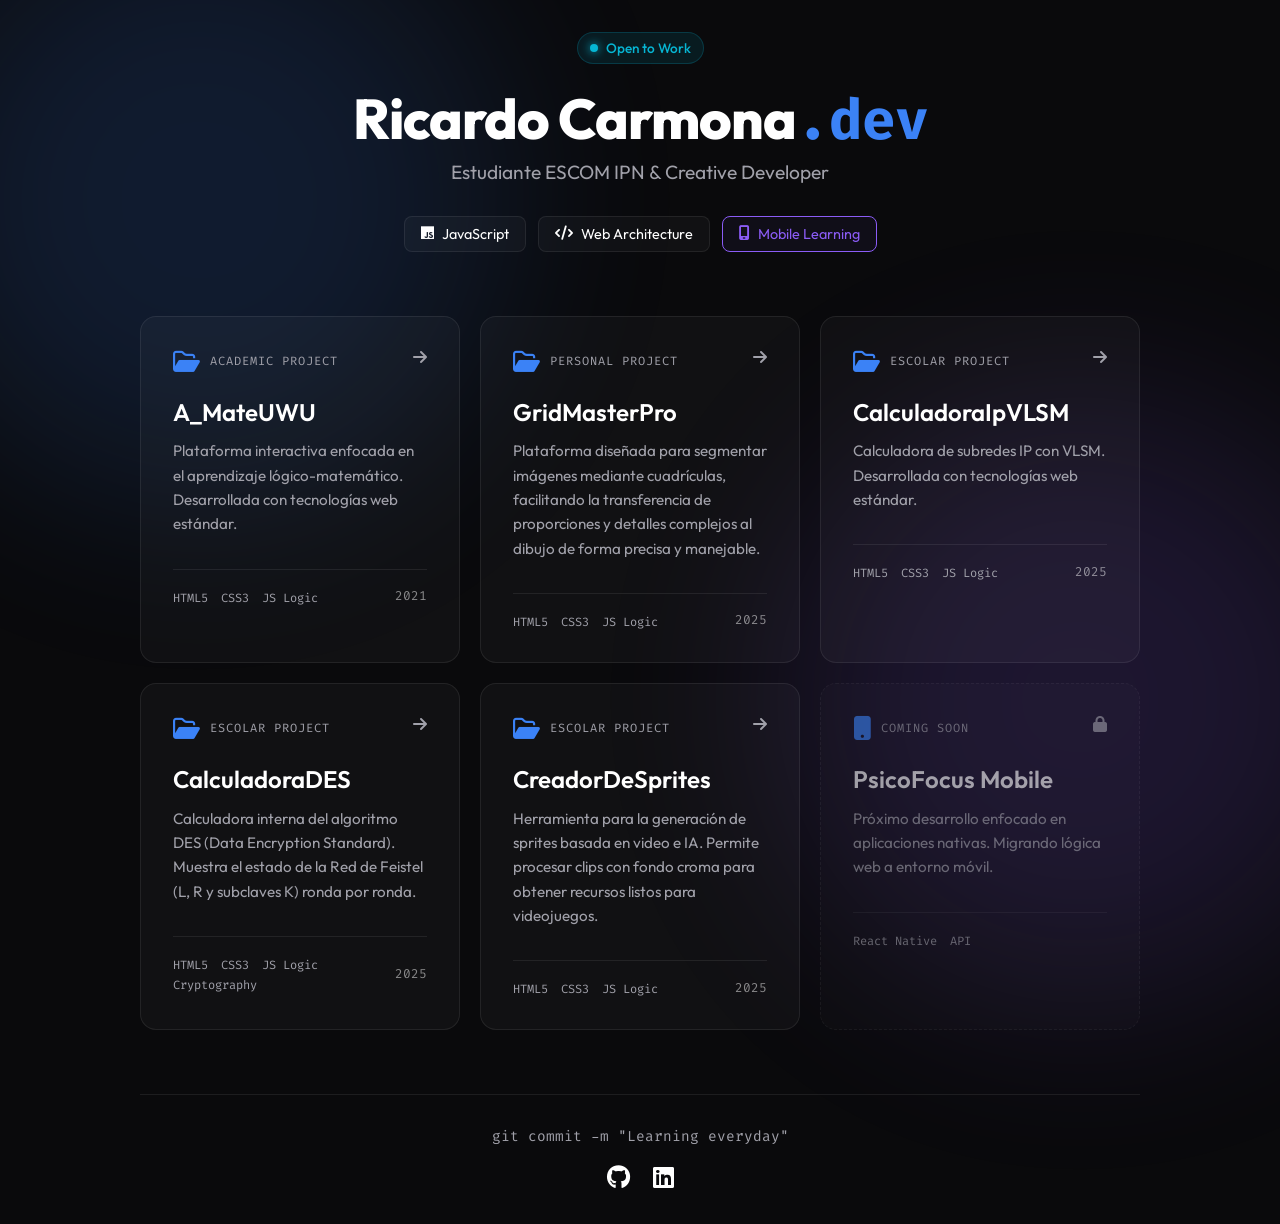
<file: MisProyectos/index.html>
<!DOCTYPE html>
<html lang="es">
<head>
    <meta charset="UTF-8">
    <meta name="viewport" content="width=device-width, initial-scale=1.0">
    <title>Ricardo Carmona | Portfolio Dev</title>
    <link rel="preconnect" href="https://fonts.googleapis.com">
    <link rel="preconnect" href="https://fonts.gstatic.com" crossorigin>
    <link href="https://fonts.googleapis.com/css2?family=Fira+Code:wght@300;400;600&family=Outfit:wght@300;500;800&display=swap" rel="stylesheet">
    <link rel="stylesheet" href="https://cdnjs.cloudflare.com/ajax/libs/font-awesome/6.4.0/css/all.min.css">
    
    <link rel="stylesheet" href="Styles/style.css">
</head>
<body>

    <div class="background-glow glow-1"></div>
    <div class="background-glow glow-2"></div>

    <main class="container">
        <header class="profile-header fade-in-up">
            <div class="profile-badge">
                <span class="status-dot"></span> Open to Work
            </div>
            <h1>Ricardo Carmona<span class="accent">.dev</span></h1>
            <p class="subtitle">Estudiante ESCOM IPN & Creative Developer</p>
            
            <div class="tech-stack">
                <span class="tech-pill"><i class="fa-brands fa-js"></i> JavaScript</span>
                <span class="tech-pill"><i class="fa-solid fa-code"></i> Web Architecture</span>
                <span class="tech-pill active-focus"><i class="fa-solid fa-mobile-screen"></i> Mobile Learning</span>
            </div>
        </header>

        <section class="projects-grid fade-in-up delay-1">
            
            <a href="AMateUWU/index.html" class="project-card featured-card">
                <div class="card-content">
                    <div class="card-top">
                        <div class="folder-icon">
                            <i class="fa-regular fa-folder-open"></i>
                            <span class="project-type">Academic Project</span>
                        </div>
                        <i class="fa-solid fa-arrow-right arrow-icon"></i>
                    </div>
                    
                    <h3>A_MateUWU</h3>
                    <p>Plataforma interactiva enfocada en el aprendizaje lógico-matemático. Desarrollada con tecnologías web estándar.</p>
                    
                    <div class="card-footer">
                        <div class="mini-tags">
                            <span>HTML5</span>
                            <span>CSS3</span>
                            <span>JS Logic</span>
                        </div>
                        <span class="year">2021</span>
                    </div>
                </div>
                <div class="card-glow"></div>
            </a>

            <a href="GridMasterPro/index.html" class="project-card featured-card">
                <div class="card-content">
                    <div class="card-top">
                        <div class="folder-icon">
                            <i class="fa-regular fa-folder-open"></i>
                            <span class="project-type">Personal Project</span>
                        </div>
                        <i class="fa-solid fa-arrow-right arrow-icon"></i>
                    </div>
                    
                    <h3>GridMasterPro</h3>
                    <p>Plataforma diseñada para segmentar imágenes mediante cuadrículas, facilitando la transferencia de proporciones y detalles complejos al dibujo de forma precisa y manejable.</p>
                    
                    <div class="card-footer">
                        <div class="mini-tags">
                            <span>HTML5</span>
                            <span>CSS3</span>
                            <span>JS Logic</span>
                        </div>
                        <span class="year">2025</span>
                    </div>
                </div>
                <div class="card-glow"></div>
            </a>

            <a href="CalculadoraIpVLSM/index.html" class="project-card featured-card">
                <div class="card-content">
                    <div class="card-top">
                        <div class="folder-icon">
                            <i class="fa-regular fa-folder-open"></i>
                            <span class="project-type">Escolar Project</span>
                        </div>
                        <i class="fa-solid fa-arrow-right arrow-icon"></i>
                    </div>
                    
                    <h3>CalculadoraIpVLSM</h3>
                    <p>Calculadora de subredes IP con VLSM. Desarrollada con tecnologías web estándar.</p>
                    
                    <div class="card-footer">
                        <div class="mini-tags">
                            <span>HTML5</span>
                            <span>CSS3</span>
                            <span>JS Logic</span>
                        </div>
                        <span class="year">2025</span>
                    </div>
                </div>
                <div class="card-glow"></div>
            </a>

            <a href="CalculadoraDES/calculadora.html" class="project-card featured-card">
                <div class="card-content">
                    <div class="card-top">
                        <div class="folder-icon">
                            <i class="fa-regular fa-folder-open"></i>
                            <span class="project-type">Escolar Project</span>
                        </div>
                        <i class="fa-solid fa-arrow-right arrow-icon"></i>
                    </div>
                    
                    <h3>CalculadoraDES</h3>
                    <p>Calculadora interna del algoritmo DES (Data Encryption Standard). Muestra el estado de la Red de Feistel (L, R y subclaves K) ronda por ronda.</p>
                    
                    <div class="card-footer">
                        <div class="mini-tags">
                            <span>HTML5</span>
                            <span>CSS3</span>
                            <span>JS Logic</span>
                            <span>Cryptography</span>
                        </div>
                        <span class="year">2025</span>
                    </div>
                </div>
                <div class="card-glow"></div>
            </a>

            <a href="CreadorDeSprites/index.html" class="project-card featured-card">
                <div class="card-content">
                    <div class="card-top">
                        <div class="folder-icon">
                            <i class="fa-regular fa-folder-open"></i>
                            <span class="project-type">Escolar Project</span>
                        </div>
                        <i class="fa-solid fa-arrow-right arrow-icon"></i>
                    </div>
                    
                    <h3>CreadorDeSprites</h3>
                    <p>Herramienta para la generación de sprites basada en video e IA. Permite procesar clips con fondo croma para obtener recursos listos para videojuegos.</p>
                    
                    <div class="card-footer">
                        <div class="mini-tags">
                            <span>HTML5</span>
                            <span>CSS3</span>
                            <span>JS Logic</span>
                        </div>
                        <span class="year">2025</span>
                    </div>
                </div>
                <div class="card-glow"></div>
            </a>


            <div class="project-card locked-card">
                <div class="card-content">
                    <div class="card-top">
                        <div class="folder-icon">
                            <i class="fa-solid fa-mobile-button"></i>
                            <span class="project-type">Coming Soon</span>
                        </div>
                        <i class="fa-solid fa-lock arrow-icon"></i>
                    </div>
                    
                    <h3>PsicoFocus Mobile</h3>
                    <p>Próximo desarrollo enfocado en aplicaciones nativas. Migrando lógica web a entorno móvil.</p>
                    
                    <div class="card-footer">
                        <div class="mini-tags">
                            <span>React Native</span>
                            <span>API</span>
                        </div>
                    </div>
                </div>
            </div>

        </section>

        <footer class="fade-in-up delay-2">
            <p class="code-text">git commit -m "Learning everyday"</p>
            <div class="social-links">
                <a href="#"><i class="fa-brands fa-github"></i></a>
                <a href="#"><i class="fa-brands fa-linkedin"></i></a>
            </div>
        </footer>
    </main>

</body>
</html>
</file>
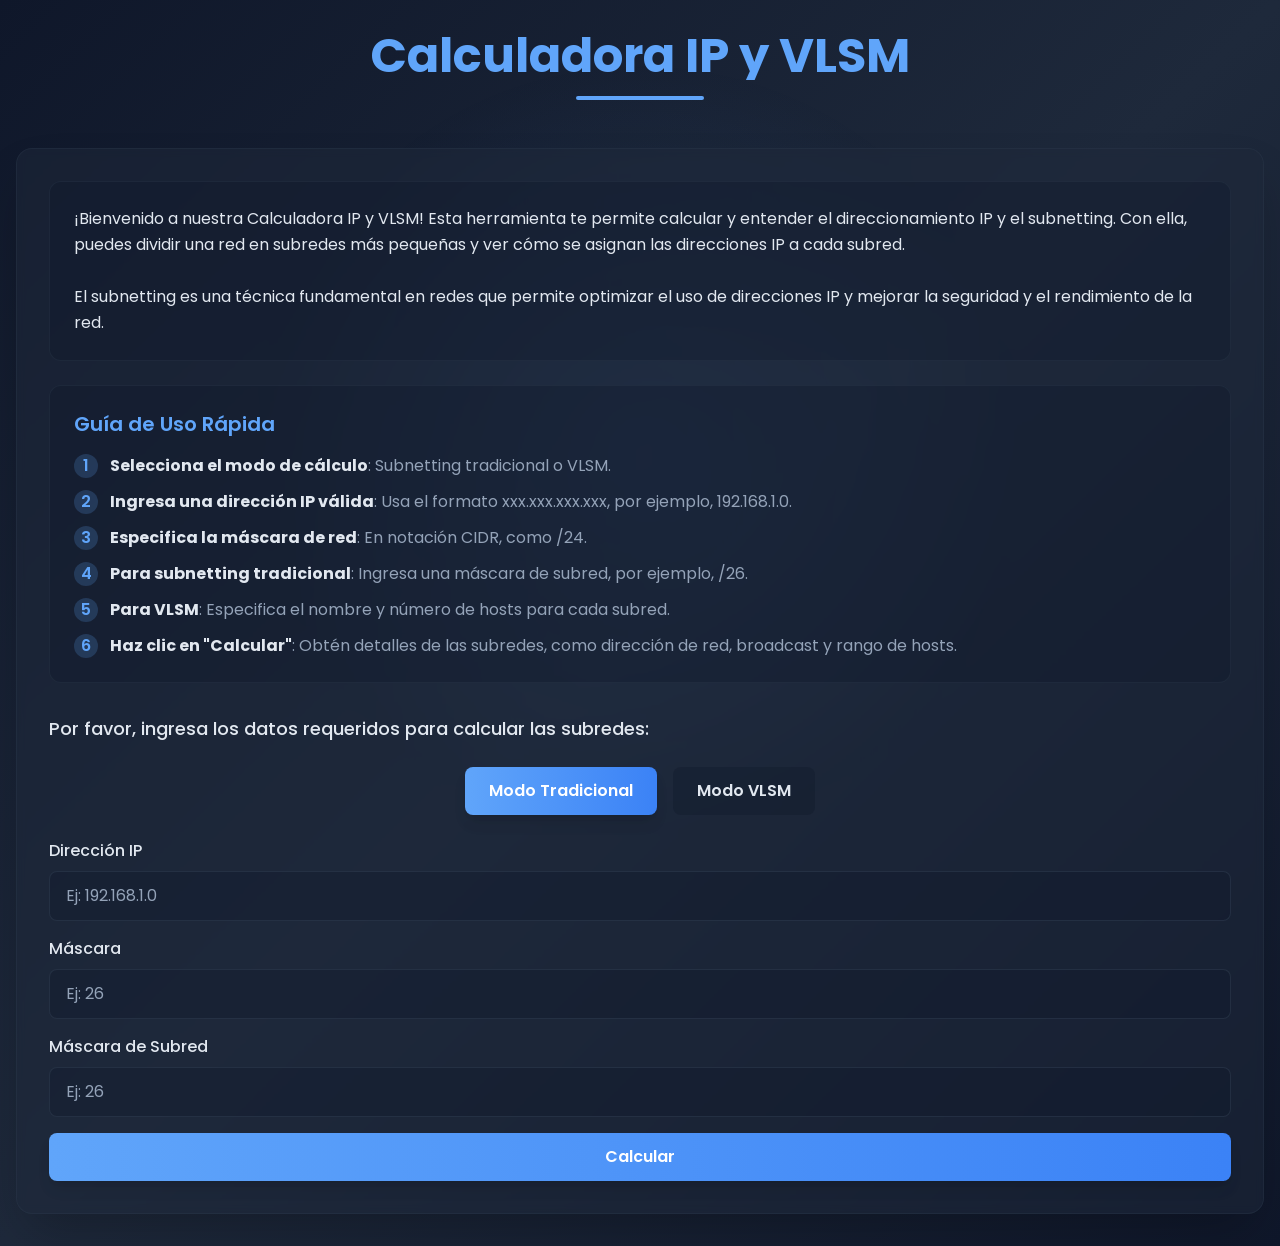
<file: MisProyectos/CalculadoraIpVLSM/index.html>
<html lang="es">
<head>
  <meta charset="UTF-8">
  <title>Calculadora IP</title>
  <link rel="stylesheet" href="./static/css/main.6f36251c.css">
</head>
<body>
  <div id="root"></div>
  <script src="./static/js/main.b42c6117.js"></script>
</body>
</html>
</file>
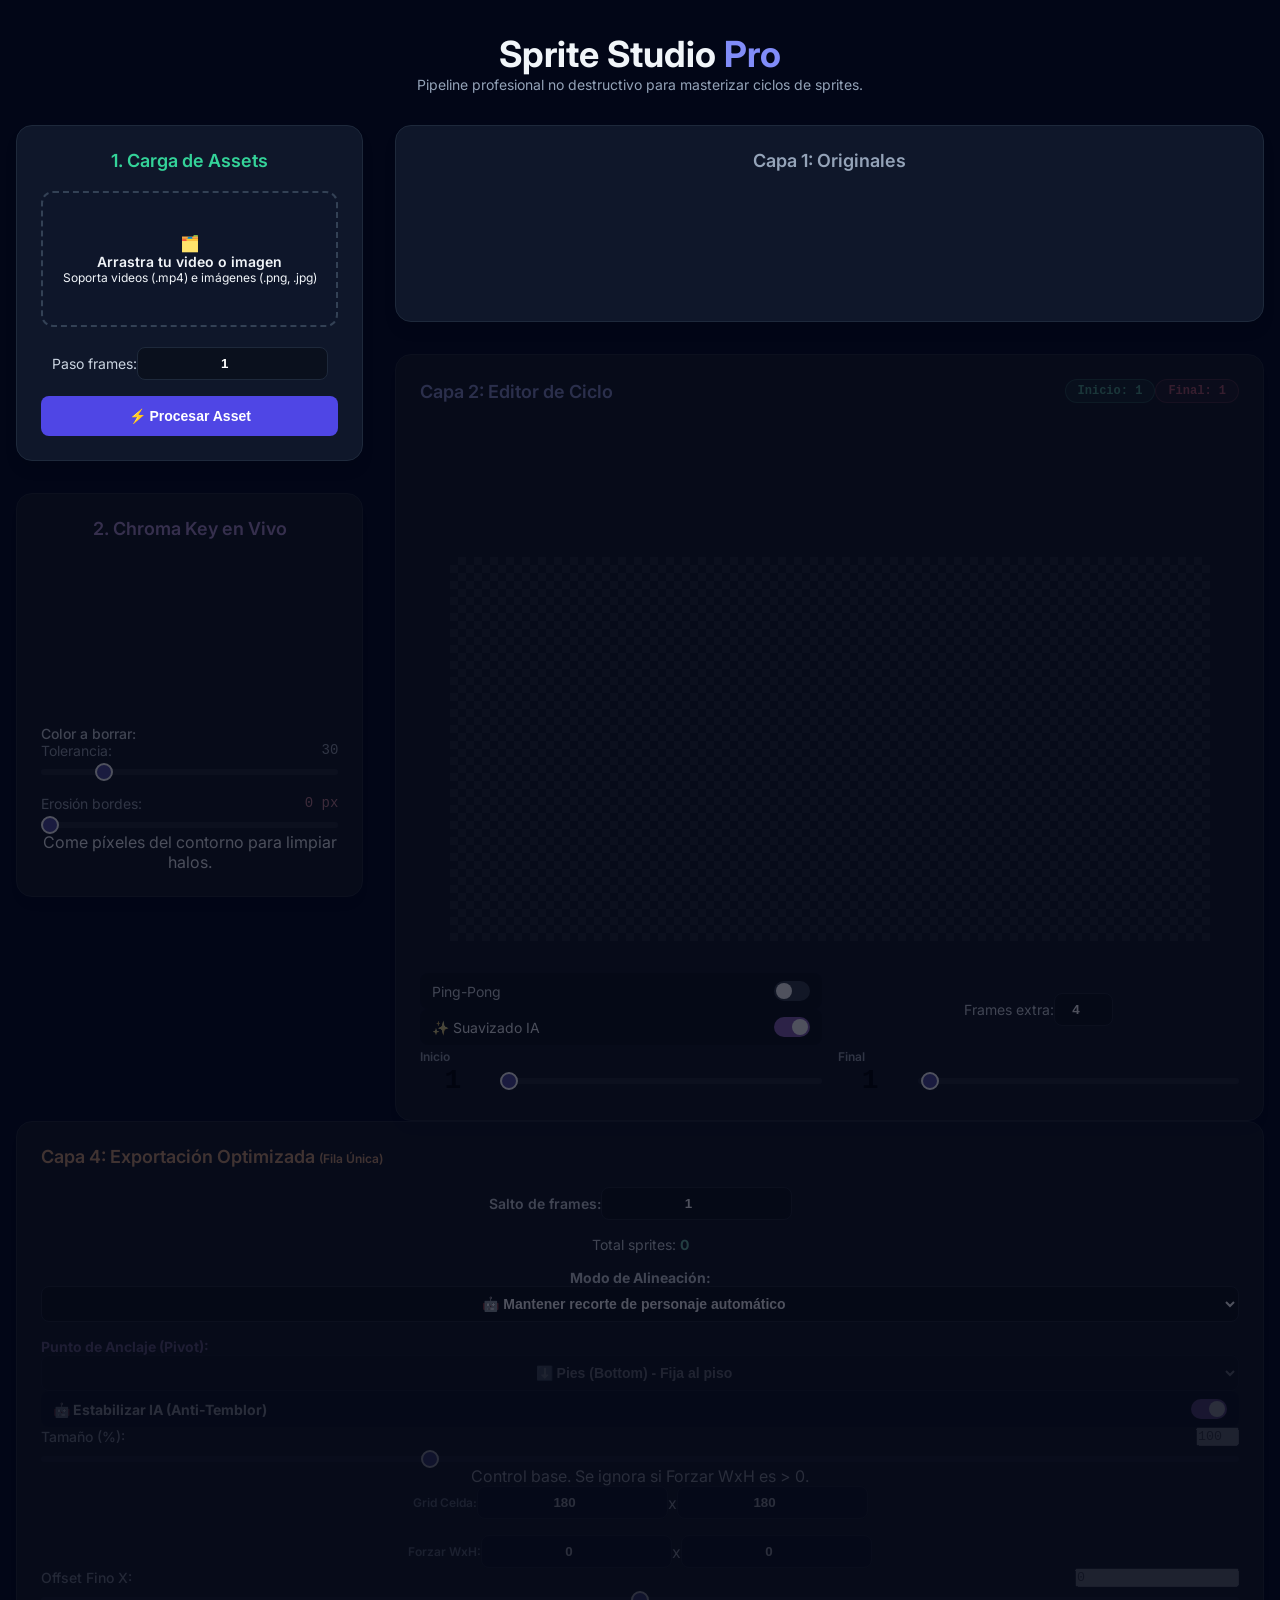
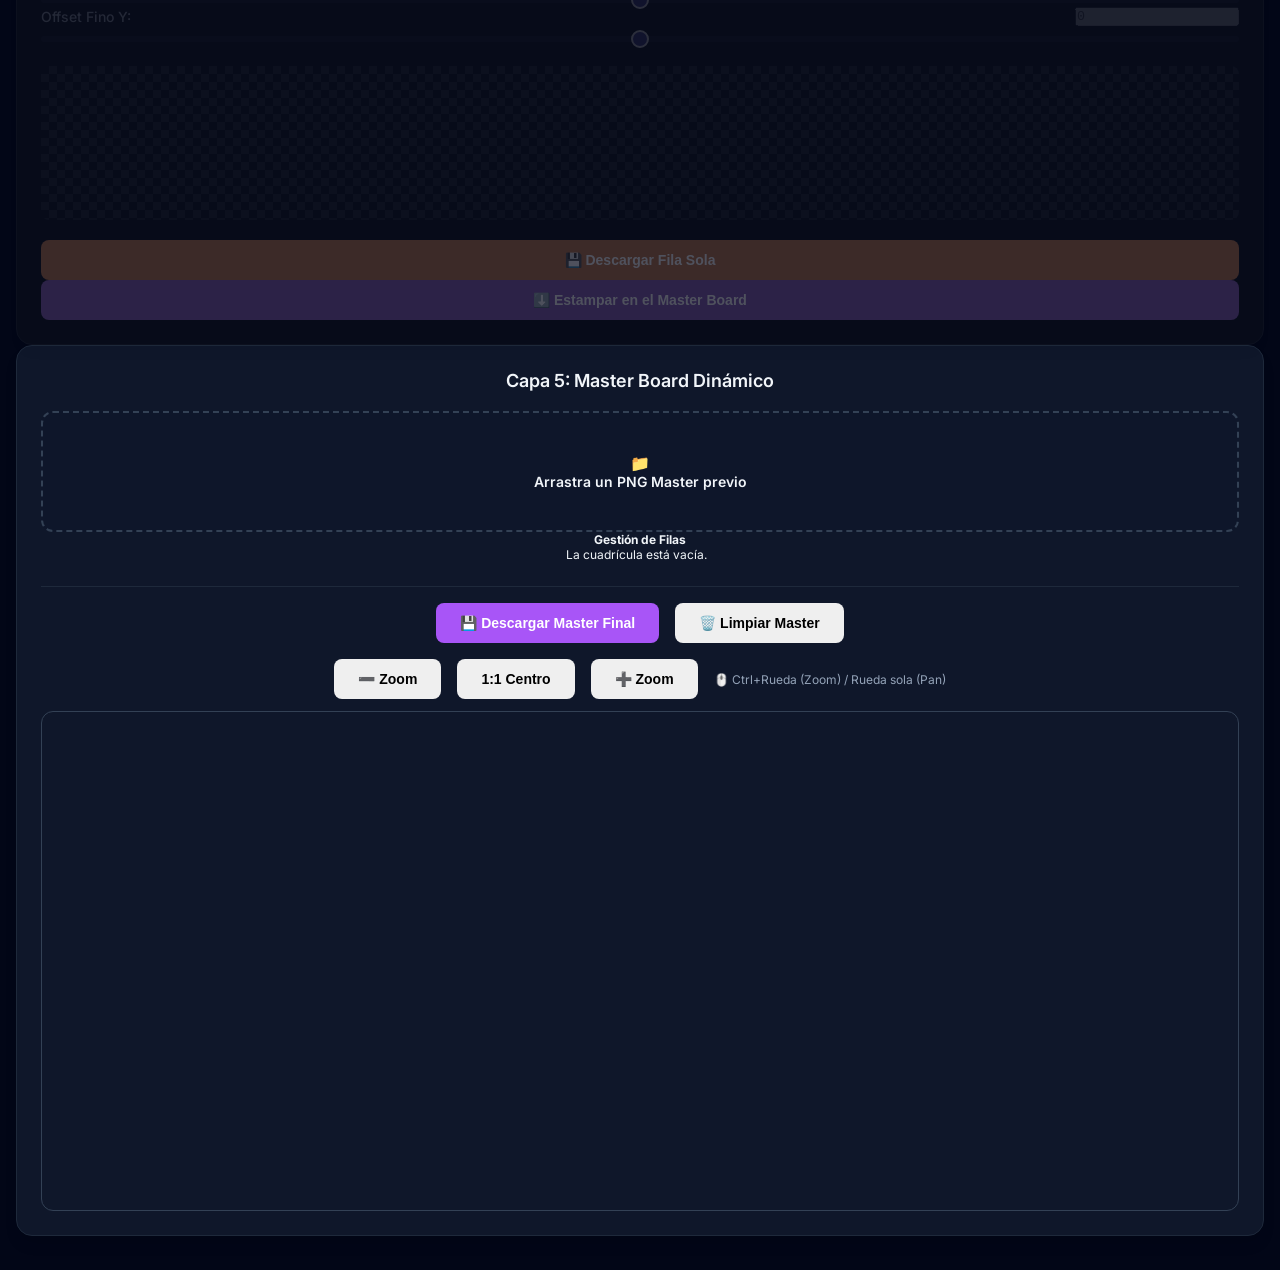
<file: MisProyectos/CreadorDeSprites/index.html>
<!DOCTYPE html>
<html lang="es">
<head>
    <meta charset="UTF-8">
    <meta name="viewport" content="width=device-width, initial-scale=1.0">
    <title>Sprite Studio Pro - Ultimate Pipeline</title>
    <link rel="preconnect" href="https://fonts.googleapis.com">
    <link rel="preconnect" href="https://fonts.gstatic.com" crossorigin>
    <link href="https://fonts.googleapis.com/css2?family=Inter:wght@400;500;600;700&display=swap" rel="stylesheet">
    <link rel="stylesheet" href="style.css">
</head>
<body class="bg-slate-950 text-slate-100 font-sans antialiased">

    <div class="app-container">
        <header class="text-center pb-8 border-b border-slate-800">
            <h1 class="text-4xl font-bold text-white tracking-tight">Sprite Studio <span class="text-indigo-400">Pro</span></h1>
            <p class="text-slate-400 mt-2 text-sm">Pipeline profesional no destructivo para masterizar ciclos de sprites.</p>
        </header>

        <main class="main-grid mt-8">
            <div class="col-left space-y-8">
                <section class="card p-6">
                    <h2 class="card-title text-emerald-400 text-center mb-5">1. Carga de Assets</h2>
                    <div id="dropZone" class="drop-zone mt-4">
                        <div class="text-center space-y-3">
                            <p class="text-6xl">🗂️</p>
                            <p class="text-sm font-semibold text-slate-200">Arrastra tu video o imagen</p>
                            <p class="text-xs text-slate-500">Soporta videos (.mp4) e imágenes (.png, .jpg)</p>
                        </div>
                    </div>
                    <input type="file" id="videoInput" accept="video/*, image/*" hidden>
                    
                    <div class="mt-5 flex flex-col sm:flex-row gap-4 items-center bg-slate-800/50 p-4 rounded-xl border border-slate-700">
                        <div class="flex items-center gap-3 justify-center w-full sm:w-auto">
                            <label class="text-sm text-slate-300 whitespace-nowrap">Paso frames:</label>
                            <input type="number" id="frameStep" value="1" min="1" class="input-modern w-20 text-center font-bold" title="Solo aplica para videos">
                        </div>
                        <button id="generateBtn" class="btn btn-primary w-full sm:flex-1 py-3 text-base shadow-lg">⚡ Procesar Asset</button>
                    </div>
                </section>

                <section class="card p-6 panel-disabled" id="chromaSection">
                    <h2 class="card-title text-purple-400 text-center mb-5">2. Chroma Key en Vivo</h2>
                    <div class="flex flex-col items-center gap-4">
                        <canvas id="chromaRefCanvas" class="w-24 h-24 rounded-xl border-2 border-slate-700 cursor-crosshair object-cover shadow-inner"></canvas>
                        
                        <div class="w-full mt-2 bg-slate-900 p-4 rounded-lg border border-slate-700">
                            <div class="flex items-center justify-between mb-3">
                                <span class="text-sm text-slate-300 font-medium">Color a borrar:</span>
                                <div id="colorPreview" class="w-8 h-8 rounded-full border-2 border-white bg-black ring-2 ring-indigo-500/50"></div>
                            </div>
                            <div class="mb-4">
                                <label class="text-sm text-slate-400 flex justify-between">Tolerancia: <span id="tolValue" class="text-indigo-300 font-mono">30</span></label>
                                <input type="range" id="chromaTolerance" min="1" max="150" value="30" class="slider-modern w-full mt-2">
                            </div>
                            <div class="pt-3 border-t border-slate-800">
                                <label class="text-sm text-slate-400 flex justify-between">Erosión bordes: <span id="erodeValue" class="text-rose-400 font-mono">0 px</span></label>
                                <input type="range" id="chromaErode" min="0" max="5" value="0" class="slider-modern w-full mt-2">
                                <p class="text-[10px] text-slate-500 mt-1 text-center">Come píxeles del contorno para limpiar halos.</p>
                            </div>
                        </div>
                    </div>
                </section>
            </div>

            <div class="col-right space-y-8">
                <section class="card p-6">
                    <h2 class="card-title text-slate-400 text-center mb-4">Capa 1: Originales</h2>
                    <div class="border border-slate-800 rounded-xl bg-slate-950 p-2">
                        <div class="scroll-h">
                            <div id="timeline" class="timeline" style="width: max-content;"></div>
                        </div>
                    </div>
                </section>

                <section class="card p-6 panel-disabled" id="loopSection">
                    <div class="flex justify-between items-center mb-5">
                        <h2 class="card-title text-indigo-400">Capa 2: Editor de Ciclo</h2>
                        <div class="flex gap-2 font-mono">
                            <span class="badge badge-start">Inicio: <b id="fStart">1</b></span>
                            <span class="badge badge-end">Final: <b id="fEnd">1</b></span>
                        </div>
                    </div>

                    <div class="border border-slate-800 rounded-xl bg-slate-950 p-2 mb-6">
                        <div class="scroll-h">
                            <div id="loopTimeline" class="timeline loop-bar" style="width: max-content;"></div>
                        </div>
                    </div>

                    <div class="flex justify-center mb-8 w-full">
                        <div class="p-2 rounded-2xl border border-slate-700 shadow-2xl ring-4 ring-indigo-900/40 inline-block max-w-full checkerboard-bg">
                            <canvas id="loopCanvas" class="canvas-preview rounded-xl"></canvas>
                        </div>
                    </div>

                    <div class="grid-2col gap-4 bg-slate-800/50 p-4 rounded-xl border border-slate-700">
                        <div class="flex flex-col gap-3">
                            <label class="toggle-container">
                                <span class="text-slate-300 text-sm">Ping-Pong</span>
                                <input type="checkbox" id="pingPongMode">
                                <div class="toggle-slider"></div>
                            </label>
                            <label class="toggle-container toggle-magic">
                                <span class="text-purple-300 text-sm">✨ Suavizado IA</span>
                                <input type="checkbox" id="blendLoopMode" checked>
                                <div class="toggle-slider"></div>
                            </label>
                        </div>
                        <div class="flex items-center gap-3 justify-center md:border-l md:border-slate-700">
                            <span class="text-sm text-slate-300">Frames extra:</span>
                            <input type="number" id="blendFramesCount" value="4" min="1" max="15" class="input-modern w-20 text-center font-bold">
                        </div>
                    </div>

                    <div class="grid-2col gap-4 mt-6">
                        <div class="control-card-modern p-4 rounded-xl border border-slate-700 start-gradient">
                            <label class="text-xs text-slate-400 uppercase font-semibold tracking-wider">Inicio</label>
                            <div class="flex items-center gap-3 mt-3 w-full">
                                <input type="number" id="manualFrameStart" class="input-manual-frame text-emerald-300" min="1" value="1">
                                <input type="range" id="loopStart" value="0" step="0.01" class="slider-modern flex-1">
                            </div>
                        </div>
                        <div class="control-card-modern p-4 rounded-xl border border-slate-700 end-gradient">
                            <label class="text-xs text-slate-400 uppercase font-semibold tracking-wider">Final</label>
                            <div class="flex items-center gap-3 mt-3 w-full">
                                <input type="number" id="manualFrameEnd" class="input-manual-frame text-rose-300" min="1" value="1">
                                <input type="range" id="loopEnd" value="1" step="0.01" class="slider-modern flex-1">
                            </div>
                        </div>
                    </div>
                </section>
            </div>
        </main>

        <section class="card p-6 mt-6 panel-disabled" id="exportSection">
            <h2 class="card-title text-orange-400 mb-5">Capa 4: Exportación Optimizada <span class="text-xs text-slate-500">(Fila Única)</span></h2>
            
            <div class="bg-slate-800/50 p-4 rounded-xl border border-slate-700 mb-5">
                <div class="flex flex-col md:flex-row items-center justify-between gap-4 pb-4 border-b border-slate-700">
                    <div class="flex items-center gap-3">
                        <label class="text-sm text-slate-300 font-semibold">Salto de frames:</label>
                        <input type="number" id="frameSkip" value="1" min="1" class="input-modern font-bold w-16 text-center">
                    </div>
                    <div class="text-sm text-slate-300 text-center">
                        Total sprites: <span id="finalSpriteCount" class="text-emerald-400 font-bold text-xl ml-1">0</span>
                    </div>
                </div>

                <div class="mt-4 flex flex-col items-center gap-2">
                    <label class="text-sm text-slate-300 font-bold">Modo de Alineación:</label>
                    <select id="alignModeSelect" class="input-modern w-full md:w-2/3 bg-slate-900 text-sm cursor-pointer border-indigo-500 font-semibold">
                        <option value="auto">🤖 Mantener recorte de personaje automático</option>
                        <option value="manual">🛠️ Modificar por el usuario</option>
                    </select>
                </div>

                <div id="manualControls" class="mt-6 flex flex-col gap-6 pt-4 border-t border-slate-700 transition-opacity duration-300 hidden">
                    
                    <div class="grid grid-cols-1 md:grid-cols-2 gap-4 bg-slate-900 p-4 rounded-lg border border-slate-700">
                        <div class="flex flex-col gap-2">
                            <label class="text-sm text-slate-300 font-bold text-purple-400">Punto de Anclaje (Pivot):</label>
                            <select id="anchorPoint" class="input-modern bg-slate-800 text-sm font-semibold w-full control-lockable">
                                <option value="bottom">⬇️ Pies (Bottom) - Fija al piso</option>
                                <option value="center">⏺️ Centro (Center)</option>
                                <option value="top">⬆️ Cabeza (Top)</option>
                                <option value="left">⬅️ Izquierda (Left)</option>
                                <option value="right">➡️ Derecha (Right)</option>
                            </select>
                        </div>
                        <div class="flex items-center justify-center">
                            <label class="toggle-container toggle-magic w-full justify-center gap-3">
                                <span class="text-rose-300 font-bold text-sm">🤖 Estabilizar IA (Anti-Temblor)</span>
                                <input type="checkbox" id="aiStabilizeToggle" checked class="control-lockable">
                                <div class="toggle-slider"></div>
                            </label>
                        </div>
                    </div>

                    <div class="grid grid-cols-1 md:grid-cols-2 gap-6 border-b border-slate-700 pb-4">
                        <div class="w-full bg-slate-950 p-4 rounded-lg border border-slate-800">
                            <div class="flex items-center justify-between mb-3">
                                <span class="text-sm text-slate-300 font-medium">Tamaño (%):</span>
                                <input type="number" id="numScale" value="100" class="text-indigo-300 font-mono bg-transparent border-none text-right w-16 outline-none control-lockable" min="5" max="300">
                            </div>
                            <input type="range" id="assetScale" min="5" max="300" value="100" class="slider-modern w-full control-lockable">
                            <p class="text-[10px] text-slate-500 mt-2 text-center">Control base. Se ignora si Forzar WxH es > 0.</p>
                        </div>

                        <div class="flex flex-col items-center justify-center gap-4 bg-slate-950 p-4 rounded-lg border border-slate-800">
                            <div class="flex items-center gap-2">
                                <label class="text-xs text-slate-400 font-semibold uppercase tracking-wider">Grid Celda:</label>
                                <input type="number" id="gridW" value="180" class="input-modern font-bold w-20 text-center text-emerald-400 control-lockable">
                                <span class="text-slate-500">x</span>
                                <input type="number" id="gridH" value="180" class="input-modern font-bold w-20 text-center text-emerald-400 control-lockable">
                            </div>
                            <div class="flex items-center gap-2 border-t border-slate-800 pt-3 w-full justify-center">
                                <label class="text-xs text-slate-400 font-semibold uppercase tracking-wider">Forzar WxH:</label>
                                <input type="number" id="spriteW" value="0" class="input-modern font-bold w-16 text-center text-orange-400 control-lockable" title="0 = Usar Escala %">
                                <span class="text-slate-500">x</span>
                                <input type="number" id="spriteH" value="0" class="input-modern font-bold w-16 text-center text-orange-400 control-lockable" title="0 = Usar Escala %">
                            </div>
                        </div>
                    </div>

                    <div class="grid grid-cols-1 md:grid-cols-2 gap-6">
                        <div class="w-full bg-slate-900 p-4 rounded-lg border border-slate-700">
                            <div class="flex items-center justify-between mb-3">
                                <span class="text-sm text-slate-300 font-medium">Offset Fino X:</span>
                                <input type="number" id="numOffX" value="0" class="text-emerald-300 font-mono bg-transparent border-none text-right w-16 outline-none control-lockable">
                            </div>
                            <input type="range" id="offsetX" min="-200" max="200" value="0" class="slider-modern w-full control-lockable">
                        </div>
                        <div class="w-full bg-slate-900 p-4 rounded-lg border border-slate-700">
                            <div class="flex items-center justify-between mb-3">
                                <span class="text-sm text-slate-300 font-medium">Offset Fino Y:</span>
                                <input type="number" id="numOffY" value="0" class="text-rose-300 font-mono bg-transparent border-none text-right w-16 outline-none control-lockable">
                            </div>
                            <input type="range" id="offsetY" min="-200" max="200" value="0" class="slider-modern w-full control-lockable">
                        </div>
                    </div>
                </div>
            </div>

            <div class="border border-slate-700 rounded-xl p-3 shadow-inner bg-slate-900 overflow-hidden w-full mb-5 relative">
                <div id="gridGuide" class="absolute top-0 left-0 w-full h-full pointer-events-none z-10 opacity-30 hidden" style="background-image: linear-gradient(90deg, #4f46e5 1px, transparent 1px), linear-gradient(0deg, #f43f5e 1px, transparent 1px); background-position: 12px 12px;"></div>
                <div class="scroll-h checkerboard-bg" style="width: 100%; border-radius: 0.5rem; position: relative; z-index: 5;">
                    <canvas id="finalExportCanvas" class="image-rendering-pixelated block" style="height: auto; max-height: 250px;"></canvas>
                </div>
            </div>

            <div class="grid grid-cols-1 md:grid-cols-2 gap-4">
                <button id="btnExportSpriteSheet" class="btn btn-export shadow-lg py-3 text-base w-full">💾 Descargar Fila Sola</button>
                <button id="btnAppendToMaster" class="btn btn-master shadow-lg py-3 text-base w-full">⬇️ Estampar en el Master Board</button>
            </div>
        </section>

        <section class="card p-6 mt-6 border-fuchsia-900/50 shadow-[0_0_30px_rgba(217,70,239,0.1)]" id="masterSection">
            <h2 class="card-title text-fuchsia-400 mb-5 text-center text-2xl">Capa 5: Master Board Dinámico</h2>
            
            <div class="flex flex-col md:flex-row gap-6 mb-6">
                <div class="flex flex-col gap-4 w-full md:w-1/3">
                    <div id="masterDropZone" class="drop-zone p-4 flex flex-col items-center justify-center border-fuchsia-500/30 hover:border-fuchsia-400 bg-fuchsia-950/10 h-full">
                        <p class="text-2xl mb-2">📁</p>
                        <p class="text-sm font-semibold text-fuchsia-200 text-center">Arrastra un PNG Master previo</p>
                        <input type="file" id="masterInput" accept="image/png" hidden>
                    </div>
                </div>

                <div class="flex flex-col w-full md:w-2/3 border border-fuchsia-800/30 rounded-xl p-4 bg-fuchsia-950/20 shadow-lg">
                    <h3 class="text-xs font-bold text-fuchsia-200 mb-3 text-center uppercase tracking-wider">Gestión de Filas</h3>
                    <div id="rowManagerContainer" class="row-manager-wrapper">
                        <p class="text-center text-slate-600 text-xs py-6">La cuadrícula está vacía.</p>
                    </div>
                </div>
            </div>

            <div style="position: relative; z-index: 10; display: flex; flex-wrap: wrap; justify-content: center; gap: 1rem; margin-bottom: 1rem; padding-top: 1rem; border-top: 1px solid #1e293b;">
                <button id="btnDownloadMaster" class="btn btn-master shadow-lg py-2 px-6 text-sm">💾 Descargar Master Final</button>
                <button id="btnClearMaster" class="btn bg-rose-950 hover:bg-rose-900 text-rose-300 border border-rose-800 py-2 px-6 text-sm">🗑️ Limpiar Master</button>
            </div>

            <div style="position: relative; z-index: 10; display: flex; justify-content: center; gap: 1rem; margin-bottom: 0.75rem;">
                <button id="btnZoomOut" class="btn bg-slate-800 hover:bg-slate-700 text-white px-4">➖ Zoom</button>
                <button id="btnZoomReset" class="btn bg-slate-800 hover:bg-slate-700 text-white px-4">1:1 Centro</button>
                <button id="btnZoomIn" class="btn bg-slate-800 hover:bg-slate-700 text-white px-4">➕ Zoom</button>
                <span class="text-slate-400 text-xs ml-4 self-center flex items-center gap-2">🖱️ Ctrl+Rueda (Zoom) / Rueda sola (Pan)</span>
            </div>

            <div style="position: relative; width: 100%; height: 500px; overflow: hidden; border: 1px solid #334155; border-radius: 0.75rem; background-color: #0f172a; z-index: 1;">
                <div id="masterCamera" class="grab-cursor" style="position: absolute; top: 0; left: 0; width: 100%; height: 100%; transform-origin: 0 0; z-index: 2;">
                    <canvas id="masterCanvas" class="image-rendering-pixelated" style="position: absolute; top: 0; left: 0;"></canvas>
                </div>
            </div>
        </section>

    </div>

    <canvas id="procCanvas" style="display:none;"></canvas>
    <video id="mainVideo" style="display:none;" muted playsinline crossorigin="anonymous"></video>
    <img id="mainImage" style="display:none;" crossorigin="anonymous">
    
    <script src="script.js"></script>
</body>
</html>
</file>
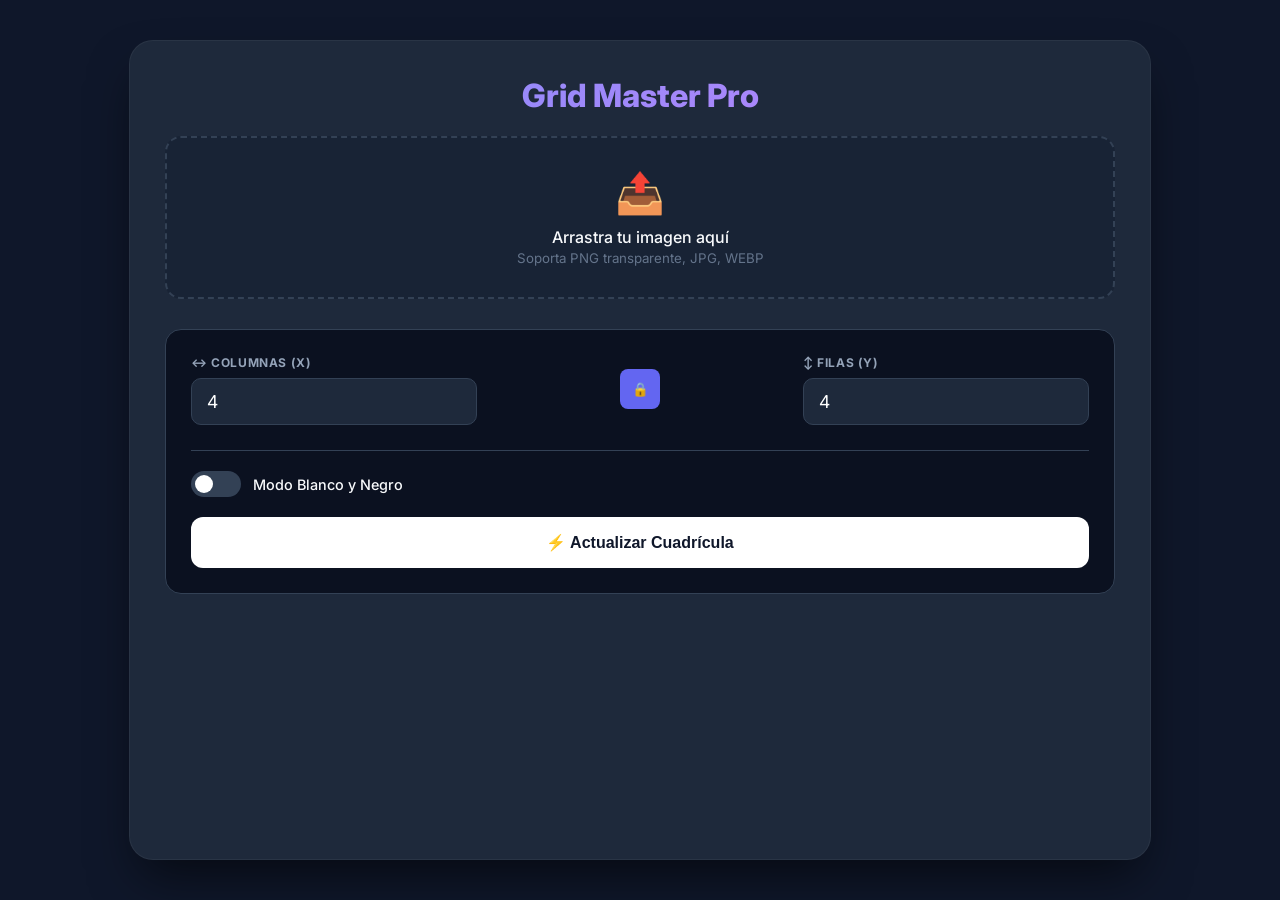
<file: MisProyectos/GridMasterPro/index.html>
<!DOCTYPE html>
<html lang="es">
<head>
    <meta charset="UTF-8">
    <meta name="viewport" content="width=device-width, initial-scale=1.0">
    <title>Grid Master Pro | Ricardo</title>
    <link href="https://fonts.googleapis.com/css2?family=Inter:wght@400;600;800&display=swap" rel="stylesheet">
    <style>
        :root {
            --primary: #6366f1;
            --secondary: #a855f7;
            --bg: #0f172a;
            --surface: #1e293b;
            --text: #f8fafc;
            --border: #334155;
        }

        body {
            font-family: 'Inter', sans-serif;
            background-color: var(--bg);
            color: var(--text);
            margin: 0;
            display: flex;
            justify-content: center;
            padding: 40px 20px;
            min-height: 100vh;
            box-sizing: border-box;
        }

        .app-container {
            width: 100%;
            max-width: 950px;
            background: var(--surface);
            border-radius: 24px;
            padding: 35px;
            box-shadow: 0 25px 50px -12px rgba(0, 0, 0, 0.6);
            border: 1px solid rgba(255,255,255,0.05);
        }

        h1 { 
            margin-top: 0; 
            text-align: center; 
            background: linear-gradient(135deg, #818cf8, #c084fc); 
            -webkit-background-clip: text; 
            -webkit-text-fill-color: transparent; 
            font-weight: 800;
        }

        /* --- DRAG & DROP ZONE --- */
        .drop-area {
            border: 2px dashed var(--border);
            border-radius: 16px;
            padding: 30px;
            text-align: center;
            cursor: pointer;
            transition: all 0.3s cubic-bezier(0.4, 0, 0.2, 1);
            background: rgba(15, 23, 42, 0.3);
            margin-bottom: 30px;
        }

        .drop-area:hover, .drop-area.active {
            border-color: var(--primary);
            background: rgba(99, 102, 241, 0.08);
            transform: scale(1.01);
        }

        /* --- CONTROLES MODERNOS --- */
        .controls-wrapper {
            background: #0b1120;
            border-radius: 16px;
            padding: 25px;
            border: 1px solid var(--border);
        }

        .controls-grid {
            display: grid;
            grid-template-columns: repeat(auto-fit, minmax(180px, 1fr));
            gap: 20px;
            align-items: end;
        }

        .input-group { display: flex; flex-direction: column; gap: 8px; position: relative; }
        
        .input-group label { 
            font-size: 0.75rem; 
            text-transform: uppercase; 
            letter-spacing: 0.05em; 
            color: #94a3b8; 
            font-weight: 700; 
        }

        .input-wrapper {
            position: relative;
            display: flex;
            align-items: center;
        }

        .input-group input { 
            background: #1e293b; 
            border: 1px solid var(--border); 
            color: white; 
            padding: 12px 15px; 
            border-radius: 10px; 
            font-size: 1.1rem; 
            outline: none; 
            width: 100%;
            transition: 0.2s;
            font-family: 'Inter', sans-serif;
        }
        
        .input-group input:focus { border-color: var(--primary); box-shadow: 0 0 0 3px rgba(99, 102, 241, 0.2); }

        /* Botón de Candado */
        .lock-btn {
            background: #334155;
            border: none;
            color: #94a3b8;
            border-radius: 8px;
            width: 40px;
            height: 40px;
            cursor: pointer;
            display: flex;
            align-items: center;
            justify-content: center;
            transition: 0.2s;
            margin-bottom: 2px; /* Alineación visual */
        }
        .lock-btn.locked { background: var(--primary); color: white; }
        .lock-btn:hover { filter: brightness(1.1); }

        /* Checkbox bonito */
        .checkbox-row {
            display: flex;
            align-items: center;
            gap: 12px;
            margin-top: 25px;
            padding-top: 20px;
            border-top: 1px solid var(--border);
        }

        .switch {
            position: relative;
            display: inline-block;
            width: 50px;
            height: 26px;
        }
        .switch input { opacity: 0; width: 0; height: 0; }
        .slider {
            position: absolute;
            cursor: pointer;
            top: 0; left: 0; right: 0; bottom: 0;
            background-color: #334155;
            transition: .4s;
            border-radius: 34px;
        }
        .slider:before {
            position: absolute;
            content: "";
            height: 18px;
            width: 18px;
            left: 4px;
            bottom: 4px;
            background-color: white;
            transition: .4s;
            border-radius: 50%;
        }
        input:checked + .slider { background-color: var(--primary); }
        input:checked + .slider:before { transform: translateX(24px); }

        /* BOTONES DE ACCIÓN */
        .btn-action {
            width: 100%;
            margin-top: 20px;
            padding: 16px;
            border-radius: 12px;
            border: none;
            font-weight: 700;
            font-size: 1rem;
            cursor: pointer;
            transition: transform 0.1s;
        }
        .btn-gen { background: white; color: #0f172a; }
        .btn-gen:hover { background: #f1f5f9; }
        
        .btn-down { 
            background: linear-gradient(to right, #10b981, #059669); 
            color: white; 
            display: none; /* Oculto al inicio */
            align-items: center;
            justify-content: center;
            gap: 10px;
        }
        .btn-down:hover { transform: translateY(-2px); shadow: 0 10px 20px rgba(16, 185, 129, 0.3); }

        /* CANVAS */
        .canvas-container {
            margin-top: 30px;
            border-radius: 12px;
            overflow: hidden;
            border: 2px solid #333;
            background: #000;
            display: none;
            position: relative;
        }
        canvas { display: block; max-width: 100%; height: auto; margin: 0 auto; }
    </style>
</head>
<body>

<div class="app-container">
    <h1>Grid Master Pro</h1>

    <div class="drop-area" id="dropZone">
        <input type="file" id="fileInput" accept="image/*" hidden>
        <div style="font-size: 2.5rem; margin-bottom: 10px;">📤</div>
        <p style="margin:0; font-weight: 500;">Arrastra tu imagen aquí</p>
        <small style="color: #64748b;">Soporta PNG transparente, JPG, WEBP</small>
    </div>

    <div class="controls-wrapper">
        <div class="controls-grid">
            
            <div class="input-group">
                <label>↔ Columnas (X)</label>
                <div class="input-wrapper">
                    <input type="number" id="colsInput" value="4" min="1">
                </div>
            </div>

            <div style="display: flex; justify-content: center; align-items: center; height: 100%;">
                <button class="lock-btn locked" id="lockBtn" title="Bloquear Proporción (Cuadrados Perfectos)" onclick="toggleLock()">
                    <span id="lockIcon">🔒</span>
                </button>
            </div>

            <div class="input-group">
                <label>↕ Filas (Y)</label>
                <div class="input-wrapper">
                    <input type="number" id="rowsInput" value="4" min="1">
                </div>
            </div>

        </div>

        <div class="checkbox-row">
            <label class="switch">
                <input type="checkbox" id="bwCheck">
                <span class="slider"></span>
            </label>
            <span style="font-weight: 500; font-size: 0.9rem;">Modo Blanco y Negro</span>
        </div>

        <button class="btn-action btn-gen" onclick="processImage()">⚡ Actualizar Cuadrícula</button>
    </div>

    <div class="canvas-container" id="canvasContainer">
        <canvas id="mainCanvas"></canvas>
    </div>

    <button class="btn-action btn-down" id="downloadBtn" onclick="downloadImage()">
        ⬇ Descargar Imagen Final
    </button>
</div>

<script>
    // Referencias al DOM
    const dropZone = document.getElementById('dropZone');
    const fileInput = document.getElementById('fileInput');
    const colsInput = document.getElementById('colsInput');
    const rowsInput = document.getElementById('rowsInput');
    const lockBtn = document.getElementById('lockBtn');
    const lockIcon = document.getElementById('lockIcon');
    const bwCheck = document.getElementById('bwCheck');
    const canvas = document.getElementById('mainCanvas');
    const ctx = canvas.getContext('2d');
    
    let currentImage = null;
    let isLocked = true; // Estado inicial del candado

    // --- 1. LÓGICA DEL CANDADO ---
    function toggleLock() {
        isLocked = !isLocked;
        if (isLocked) {
            lockBtn.classList.add('locked');
            lockIcon.innerText = '🔒';
            // Al bloquear, recalculamos filas para volver a cuadrar
            if (currentImage) updateDimensions('cols'); 
        } else {
            lockBtn.classList.remove('locked');
            lockIcon.innerText = '🔓';
        }
        processImage();
    }

    // --- 2. LÓGICA DE INPUTS VINCULADOS ---
    colsInput.addEventListener('input', () => {
        if (isLocked && currentImage) updateDimensions('cols');
        processImage();
    });

    rowsInput.addEventListener('input', () => {
        if (isLocked && currentImage) updateDimensions('rows');
        processImage();
    });

    function updateDimensions(source) {
        if (!currentImage) return;
        const aspect = currentImage.width / currentImage.height;

        if (source === 'cols') {
            // Si cambio Columnas, calculo Filas
            const val = parseInt(colsInput.value) || 1;
            // filas = columnas / aspecto
            rowsInput.value = Math.max(1, Math.round(val / aspect));
        } else {
            // Si cambio Filas, calculo Columnas
            const val = parseInt(rowsInput.value) || 1;
            // columnas = filas * aspecto
            colsInput.value = Math.max(1, Math.round(val * aspect));
        }
    }

    // --- 3. CARGA DE IMAGEN (Drag & Drop) ---
    dropZone.onclick = () => fileInput.click();
    
    dropZone.ondragover = (e) => { e.preventDefault(); dropZone.classList.add('active'); };
    dropZone.ondragleave = () => dropZone.classList.remove('active');
    
    dropZone.ondrop = (e) => {
        e.preventDefault();
        dropZone.classList.remove('active');
        if (e.dataTransfer.files[0]) loadFile(e.dataTransfer.files[0]);
    };

    fileInput.onchange = (e) => {
        if (e.target.files[0]) loadFile(e.target.files[0]);
    };

    function loadFile(file) {
        if (!file.type.match('image.*')) return alert("Solo imágenes por favor");
        
        const reader = new FileReader();
        reader.onload = (e) => {
            const img = new Image();
            img.onload = () => {
                currentImage = img;
                // Al cargar nueva imagen, si está bloqueado, reseteamos a proporción correcta
                if (isLocked) updateDimensions('cols'); 
                processImage();
                
                // Mostrar UI
                document.getElementById('canvasContainer').style.display = 'block';
                document.getElementById('downloadBtn').style.display = 'flex';
                document.getElementById('canvasContainer').scrollIntoView({behavior: "smooth", block: "center"});
            };
            img.src = e.target.result;
        };
        reader.readAsDataURL(file);
    }

    // --- 4. DIBUJADO EN CANVAS ---
    bwCheck.addEventListener('change', processImage);

    function processImage() {
        if (!currentImage) return;

        const cols = parseInt(colsInput.value) || 1;
        const rows = parseInt(rowsInput.value) || 1;

        canvas.width = currentImage.width;
        canvas.height = currentImage.height;

        // Fondo Blanco (Fix PNG transparentes)
        ctx.fillStyle = "#ffffff";
        ctx.fillRect(0, 0, canvas.width, canvas.height);

        // Filtro B/N
        ctx.filter = bwCheck.checked ? 'grayscale(100%)' : 'none';
        
        ctx.drawImage(currentImage, 0, 0);
        ctx.filter = 'none'; // Reset filtro para líneas

        // Dibujar Cuadrícula
        ctx.strokeStyle = "rgba(0, 0, 0, 0.85)";
        ctx.lineWidth = Math.max(1, currentImage.width / 600); // Grosor dinámico

        const cellWidth = canvas.width / cols;
        const cellHeight = canvas.height / rows;

        ctx.beginPath();
        
        // Verticales
        for (let i = 0; i <= cols; i++) {
            const x = i * cellWidth;
            ctx.moveTo(x, 0);
            ctx.lineTo(x, canvas.height);
        }

        // Horizontales
        for (let j = 0; j <= rows; j++) {
            const y = j * cellHeight;
            ctx.moveTo(0, y);
            ctx.lineTo(canvas.width, y);
        }

        ctx.stroke();
    }

    function downloadImage() {
        if (!currentImage) return;
        const link = document.createElement('a');
        link.download = `grid_pro_${colsInput.value}x${rowsInput.value}.jpg`;
        link.href = canvas.toDataURL("image/jpeg", 0.95);
        link.click();
    }
</script>

</body>
</html>
</file>
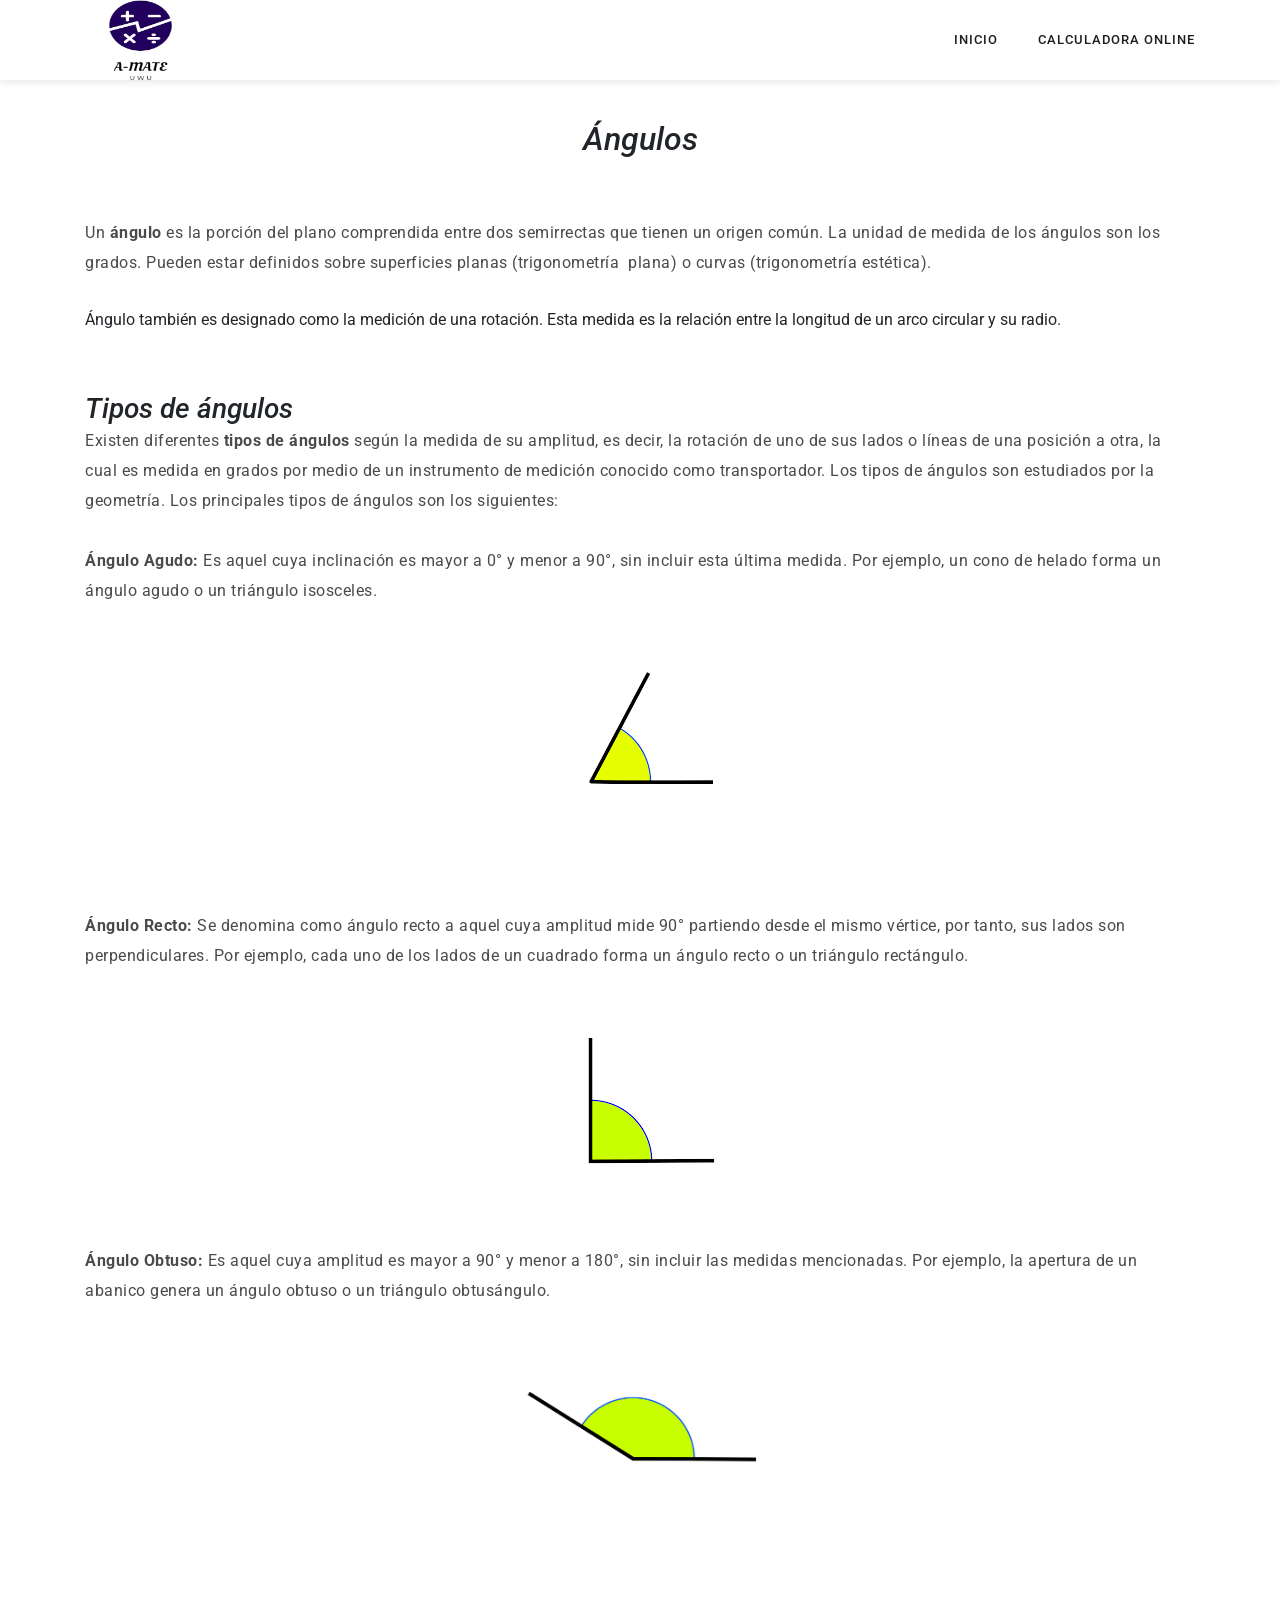
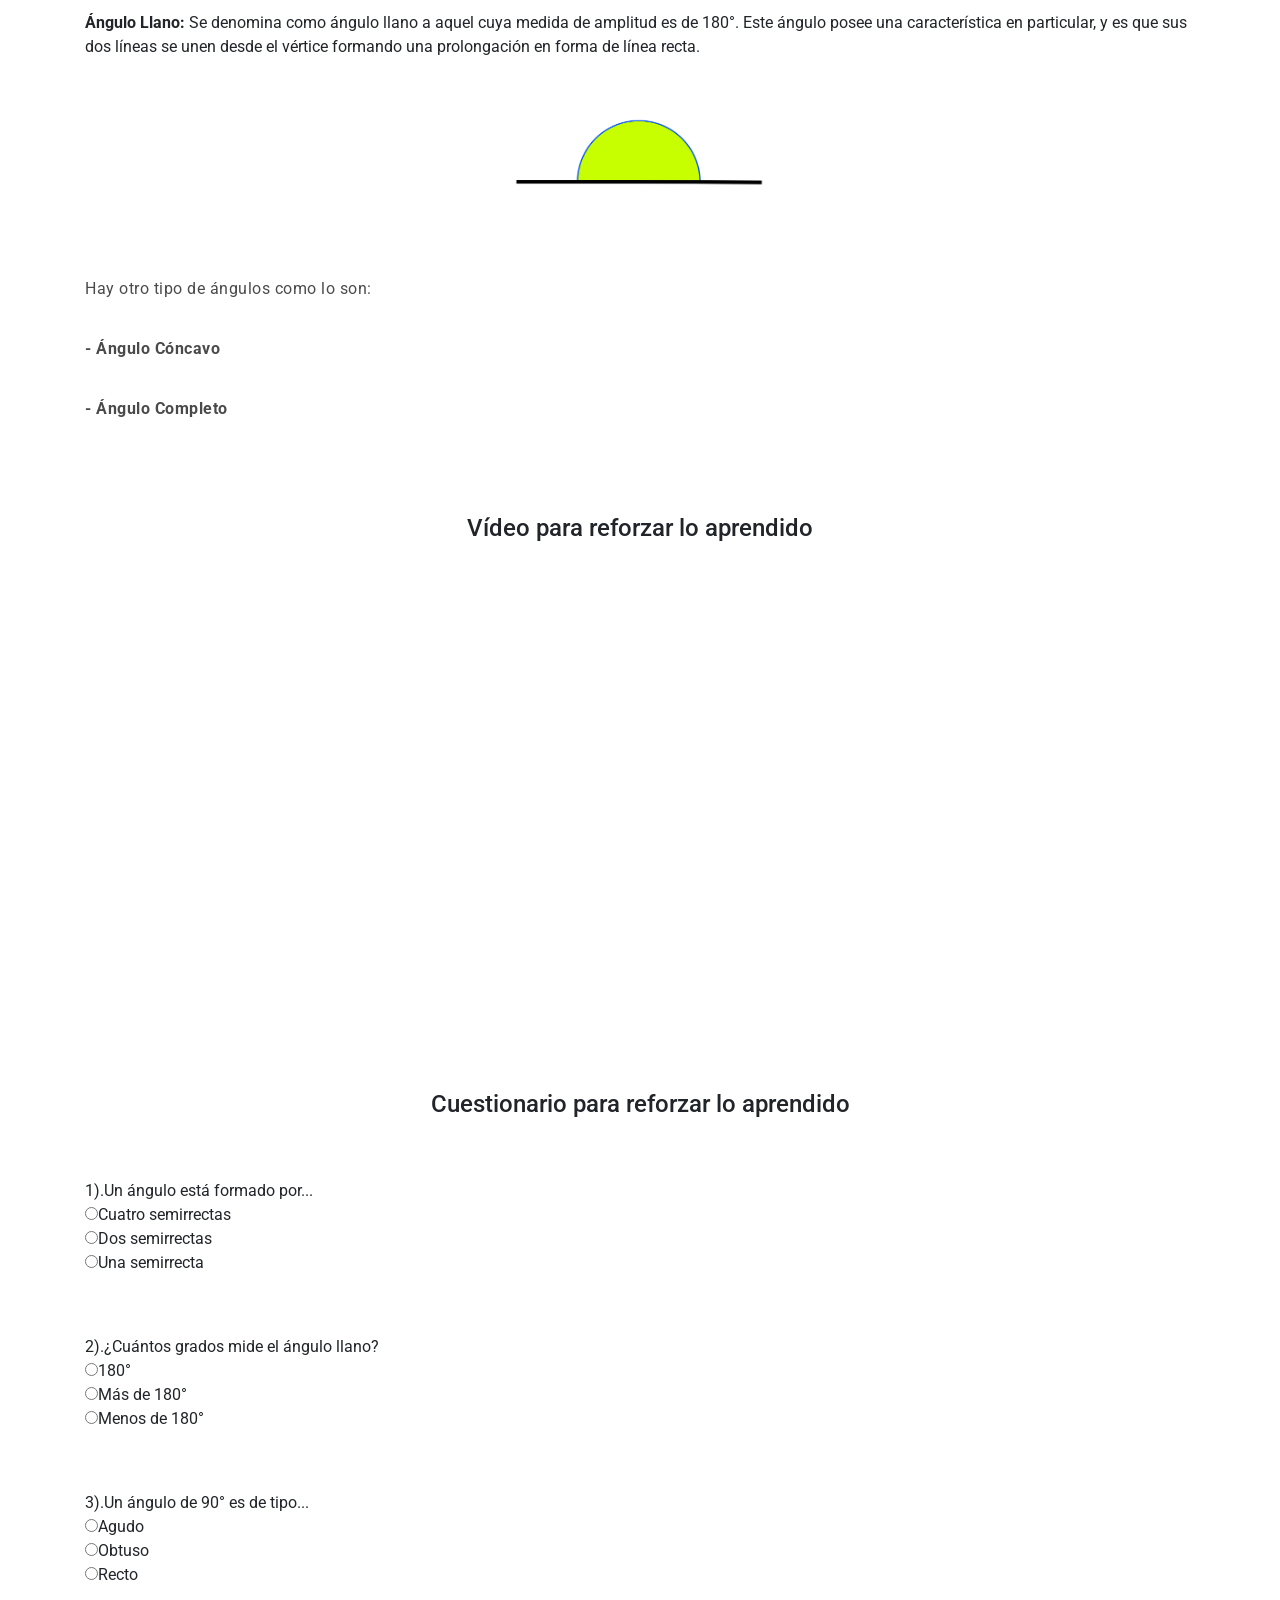
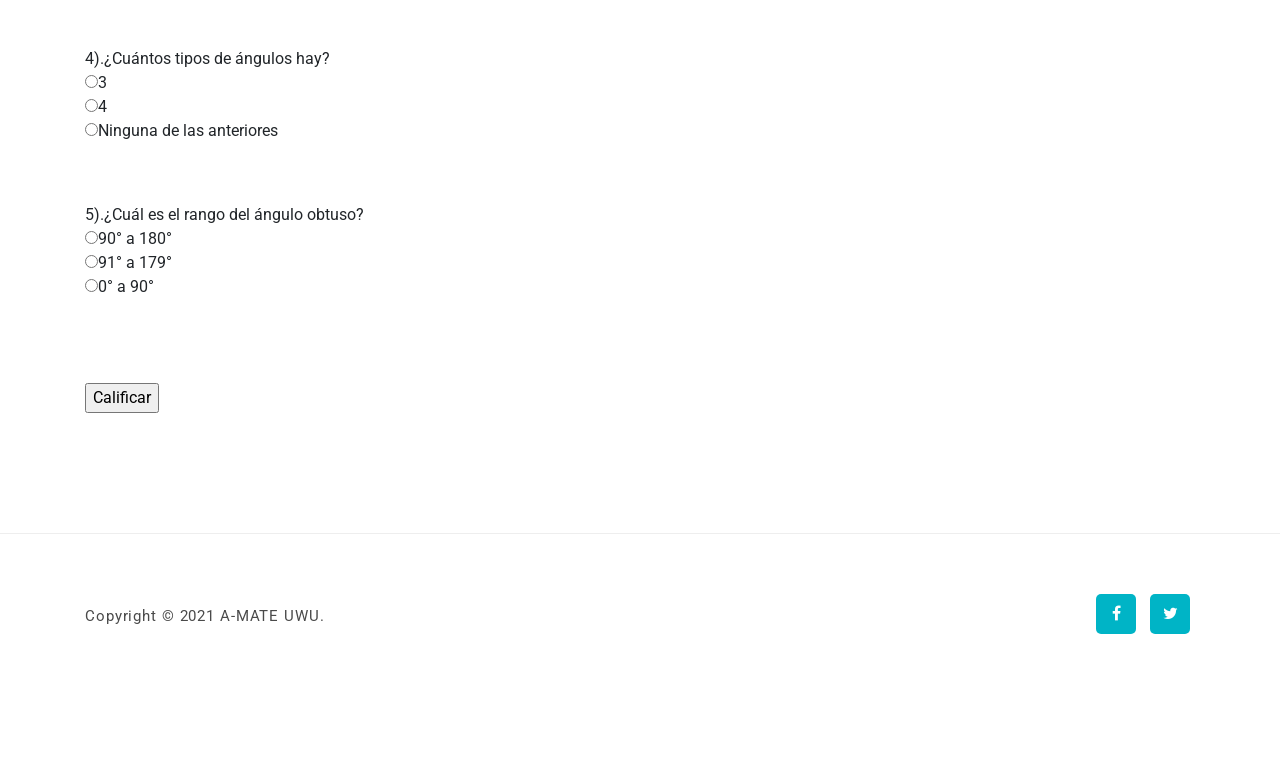
<file: MisProyectos/AMateUWU/angulos.html>
<!DOCTYPE html>
<html lang="en">

  <head>

    <meta charset="utf-8">
    <meta name="viewport" content="width=device-width, initial-scale=1, shrink-to-fit=no">
    <meta name="description" content="">
    <meta name="author" content="Template Mo">
    <link href="https://fonts.googleapis.com/css?family=Roboto:100,300,400,500,700,900" rel="stylesheet">

    <title>Ángulos</title>
	  
	  <script language="javascript">
	  function averiguarnota(cuestionario){
		var resultado=0;
		for(i=0; i<cuestionario.elements.length; i++)
			if((cuestionario.elements[i].type=="radio")&&
				(cuestionario.elements[i].value=="Bien")&&
				(cuestionario.elements[i].checked))
		resultado++;
		alert("Acertaste "+resultado+" de 5 preguntas.");
		return false;
	}
	
	</script>
<!--

ART FACTORY

https://templatemo.com/tm-537-art-factory

-->
    <!-- Additional CSS Files -->
    <link rel="stylesheet" type="text/css" href="assets/csstemas/bootstrap.min.css">
    <link rel="stylesheet" type="text/css" href="assets/csstemas/font-awesome.css">
    <link rel="stylesheet" type="text/css" href="assets/csstemas/templatemo-art-factory.css">
    <link rel="stylesheet" type="text/css" href="assets/csstemas/owl-carousel.css">

    </head>
    
    <body>
    
    <!-- ***** Preloader Start ***** -->
    <div id="preloader">
        <div class="jumper">
            <div></div>
            <div></div>
            <div></div>
        </div>
    </div>  
    <!-- ***** Preloader End ***** -->
    
    
    <!-- ***** Header Area Start ***** -->
   <header class="header-area header-sticky">
        <div class="container">
            <div class="row">
                <div class="col-12">
                    <nav class="main-nav">
                        <!-- *** Logo Start *** -->
                        <a href="index.html" class="logo"><img src="assets/images/logo.png" width="130" height="85" alt=""/></a>
                        <!-- *** Logo End *** -->
                        <!-- *** Menu Start *** -->
                        <ul class="nav">
                            <li class="scroll-to-section"><a href="index.html" class="inicio">Inicio</a>
							<li class="scroll-to-section"><a href="calculadora.html">Calculadora Online</a>
							</li>

                          
                         

                       
                        </ul>
                        <!-- *** Menu End *** -->
                    </nav>
                </div>
            </div>
        </div>
    </header>
    <!-- ***** Header Area End ***** -->


    <!-- ***** Welcome Area Start ***** -->
    <div class="welcome-area" id="welcome">
    
    </div>
    <!-- ***** Welcome Area End ***** -->


    <!-- ***** Features Big Item Start ***** -->
    <section class="section" id="about">
        <div class="container">
			<center>
			  <h2><em>Ángulos</em></h2>
			  <p>&nbsp;</p>
			</center>
			<p>Un <strong>ángulo</strong> es la porción del plano comprendida entre dos semirrectas que tienen un origen común. La unidad de medida de los ángulos son los grados. Pueden estar definidos sobre superficies planas (trigonometría  plana) o curvas (trigonometría estética).</p>
		  <div id="po-dfp-post-001-0">Ángulo también es designado como la medición de una rotación. Esta medida es la relación entre la longitud de un arco circular y su radio.</div>
		  <p>&nbsp;</p>
			<h3><span id="sumas"><em>Tipos de ángulos</em></span></h3>
			<blockquote>
			  <p>Existen diferentes<strong> tipos de ángulos</strong> según la medida de su amplitud, es decir, la rotación de uno de sus lados o líneas de una posición a otra, la cual es medida en grados por medio de un instrumento de medición conocido como transportador. Los tipos de ángulos son estudiados por la geometría. Los principales tipos de ángulos son los siguientes:</p>
			  <p><strong>Ángulo Agudo:</strong> Es aquel cuya inclinación es mayor a 0° y menor a 90°, sin incluir esta última medida. Por ejemplo, un cono de helado forma un ángulo agudo o un triángulo isosceles. </p><center>
			    <p><img src="assets/images/agudo.png" width="272" height="185" alt=""/>
		        </p>
			    <p>&nbsp;</p>
			  </center></p>
			  <p><strong>Ángulo Recto:</strong> Se denomina como ángulo recto a aquel cuya amplitud mide 90° partiendo desde el mismo vértice, por tanto, sus lados son perpendiculares. Por ejemplo, cada uno de los lados de un cuadrado forma un ángulo recto o un triángulo rectángulo.</p><center><img src="assets/images/recto.png" width="272" height="185" alt=""/>
			    <p>&nbsp;</p>
			  </center></p>
				  
		<p><strong>Ángulo Obtuso:</strong> Es aquel cuya amplitud es mayor a 90° y menor a 180°, sin incluir las medidas mencionadas. Por ejemplo, la apertura de un abanico genera un ángulo obtuso o un triángulo obtusángulo.</p>
		
				  
			  <center><p><img src="assets/images/obtuso.png" width="272" height="185" alt=""/>
		</p>
			    <p>&nbsp;</p>
			  </center>
				 
		
		      <strong>Ángulo Llano: </strong>Se denomina como ángulo llano a aquel cuya medida de amplitud es de 180°. Este ángulo posee una característica en particular, y es que sus dos líneas se unen desde el vértice formando una prolongación en forma de línea recta.<br>
			  <center><p><img src="assets/images/llano.png" width="272" height="185" alt=""/></p></center>
          </blockquote>
			<p>Hay otro tipo de ángulos como lo son:</p>
			<strong><p>- Ángulo Cóncavo</p>
		<p>- Ángulo Completo</p></strong>
		<p>&nbsp;</p>
		<center><h4>Vídeo para reforzar lo aprendido</h4>
		
		<iframe width="853" height="480" src="https://www.youtube.com/embed/6wscEyBlPLA" title="YouTube video player" frameborder="0" allow="accelerometer; autoplay; clipboard-write; encrypted-media; gyroscope; picture-in-picture" allowfullscreen></iframe>
		</center>
          
		  <p>&nbsp;</p>
			<center><h4>Cuestionario para reforzar lo aprendido</h4></center>
			  <p>&nbsp;</p>
				
				<form name="cuestionario" onSubmit="return averiguarnota(this)">
					
					1).Un ángulo está formado por...
					<br><input type="radio" name="respuesta1" value="Mal">Cuatro semirrectas
					<br><input type="radio" name="respuesta1" value="Bien">Dos semirrectas
					<br><input type="radio" name="respuesta1" value="Mal">Una semirrecta
					<br>
					<p>&nbsp;</p>
					2).¿Cuántos grados mide el ángulo llano?
					<br><input type="radio" name="respuesta2" value="Bien">180°
					<br><input type="radio" name="respuesta2" value="Mal">Más de 180°
					<br><input type="radio" name="respuesta2" value="Mal">Menos de 180°
					<br>
					<p>&nbsp;</p>
					3).Un ángulo de 90° es de tipo...
					<br><input type="radio" name="respuesta3" value="Mal">Agudo
					<br><input type="radio" name="respuesta3" value="Mal">Obtuso
					<br><input type="radio" name="respuesta3" value="Bien">Recto
					<br>
					<p>&nbsp;</p>
					4).¿Cuántos tipos de ángulos hay?
					<br><input type="radio" name="respuesta4" value="Mal">3
					<br><input type="radio" name="respuesta4" value="Mal">4
					<br><input type="radio" name="respuesta4" value="Bien">Ninguna de las anteriores
					<br>
					<p>&nbsp;</p>
					5).¿Cuál es el rango del ángulo obtuso?
					<br><input type="radio" name="respuesta5" value="Mal">90° a 180°
					<br><input type="radio" name="respuesta5" value="Bien">91° a 179°
					<br><input type="radio" name="respuesta5" value="Mal">0° a 90°
					<br>
					<p>&nbsp;</p>
					<br><input type="submit" value="Calificar">
				
				</form>
			
            <div class="row"></div>
        </div>
    </section>
    <!-- ***** Features Big Item End ***** -->


    


    


    
            


    
    <!-- ***** Footer Start ***** -->
    <footer>
        <div class="container">
            <div class="row">
                <div class="col-lg-7 col-md-12 col-sm-12">
                    <p class="copyright">Copyright &copy; 2021 A-MATE UWU.</p>
                </div>
                <div class="col-lg-5 col-md-12 col-sm-12">
                    <ul class="social">
                        <li><a href="https://www.facebook.com/A-MATE-UWU-108049115022437"><i class="fa fa-facebook"></i></a></li>
                        <li><a href="https://twitter.com/amateuwu"><i class="fa fa-twitter"></i></a></li>
                    </ul>
                </div>
            </div>
        </div>
    </footer>
    
    <!-- jQuery -->
    <script src="assets/js/jquery-2.1.0.min.js"></script>

    <!-- Bootstrap -->
    <script src="assets/js/popper.js"></script>
    <script src="assets/js/bootstrap.min.js"></script>

    <!-- Plugins -->
    <script src="assets/js/owl-carousel.js"></script>
    <script src="assets/js/scrollreveal.min.js"></script>
    <script src="assets/js/waypoints.min.js"></script>
    <script src="assets/js/jquery.counterup.min.js"></script>
    <script src="assets/js/imgfix.min.js"></script> 
    
    <!-- Global Init -->
    <script src="assets/js/custom.js"></script>

  </body>
</html>
</file>
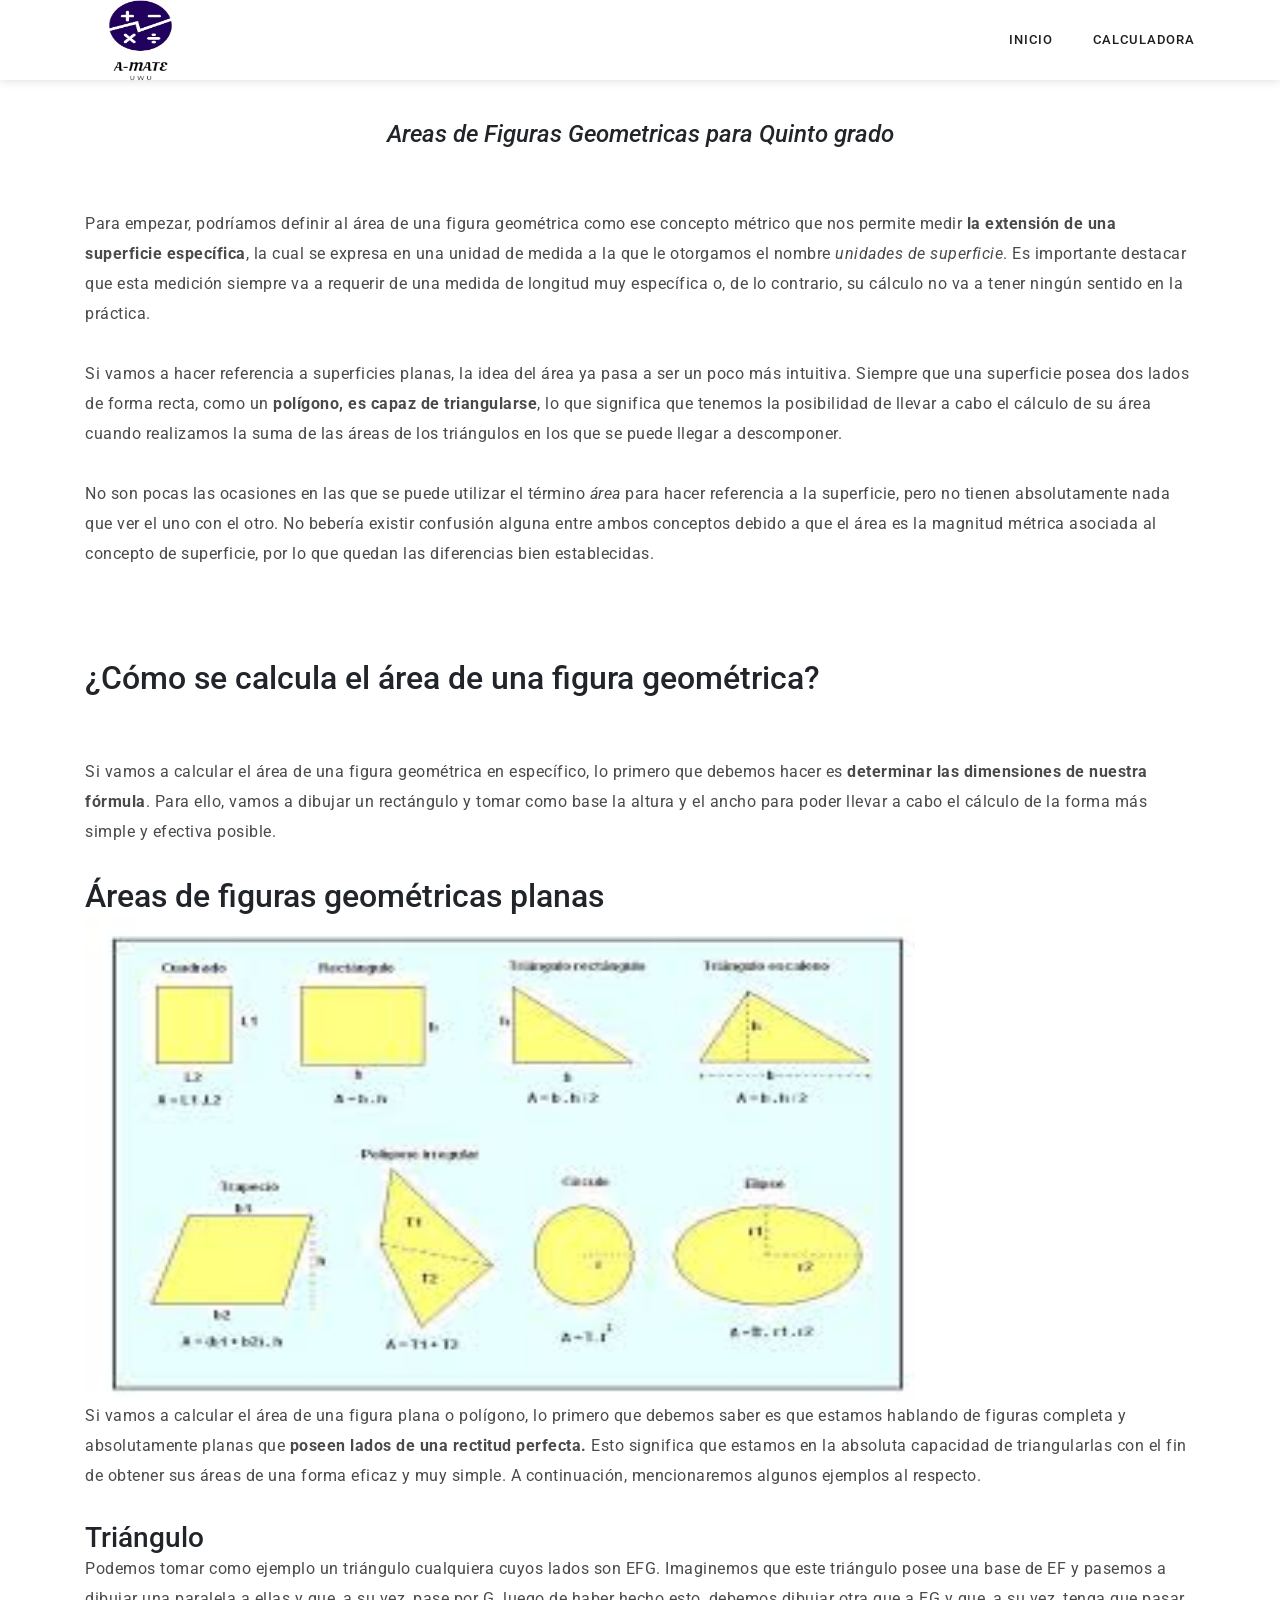
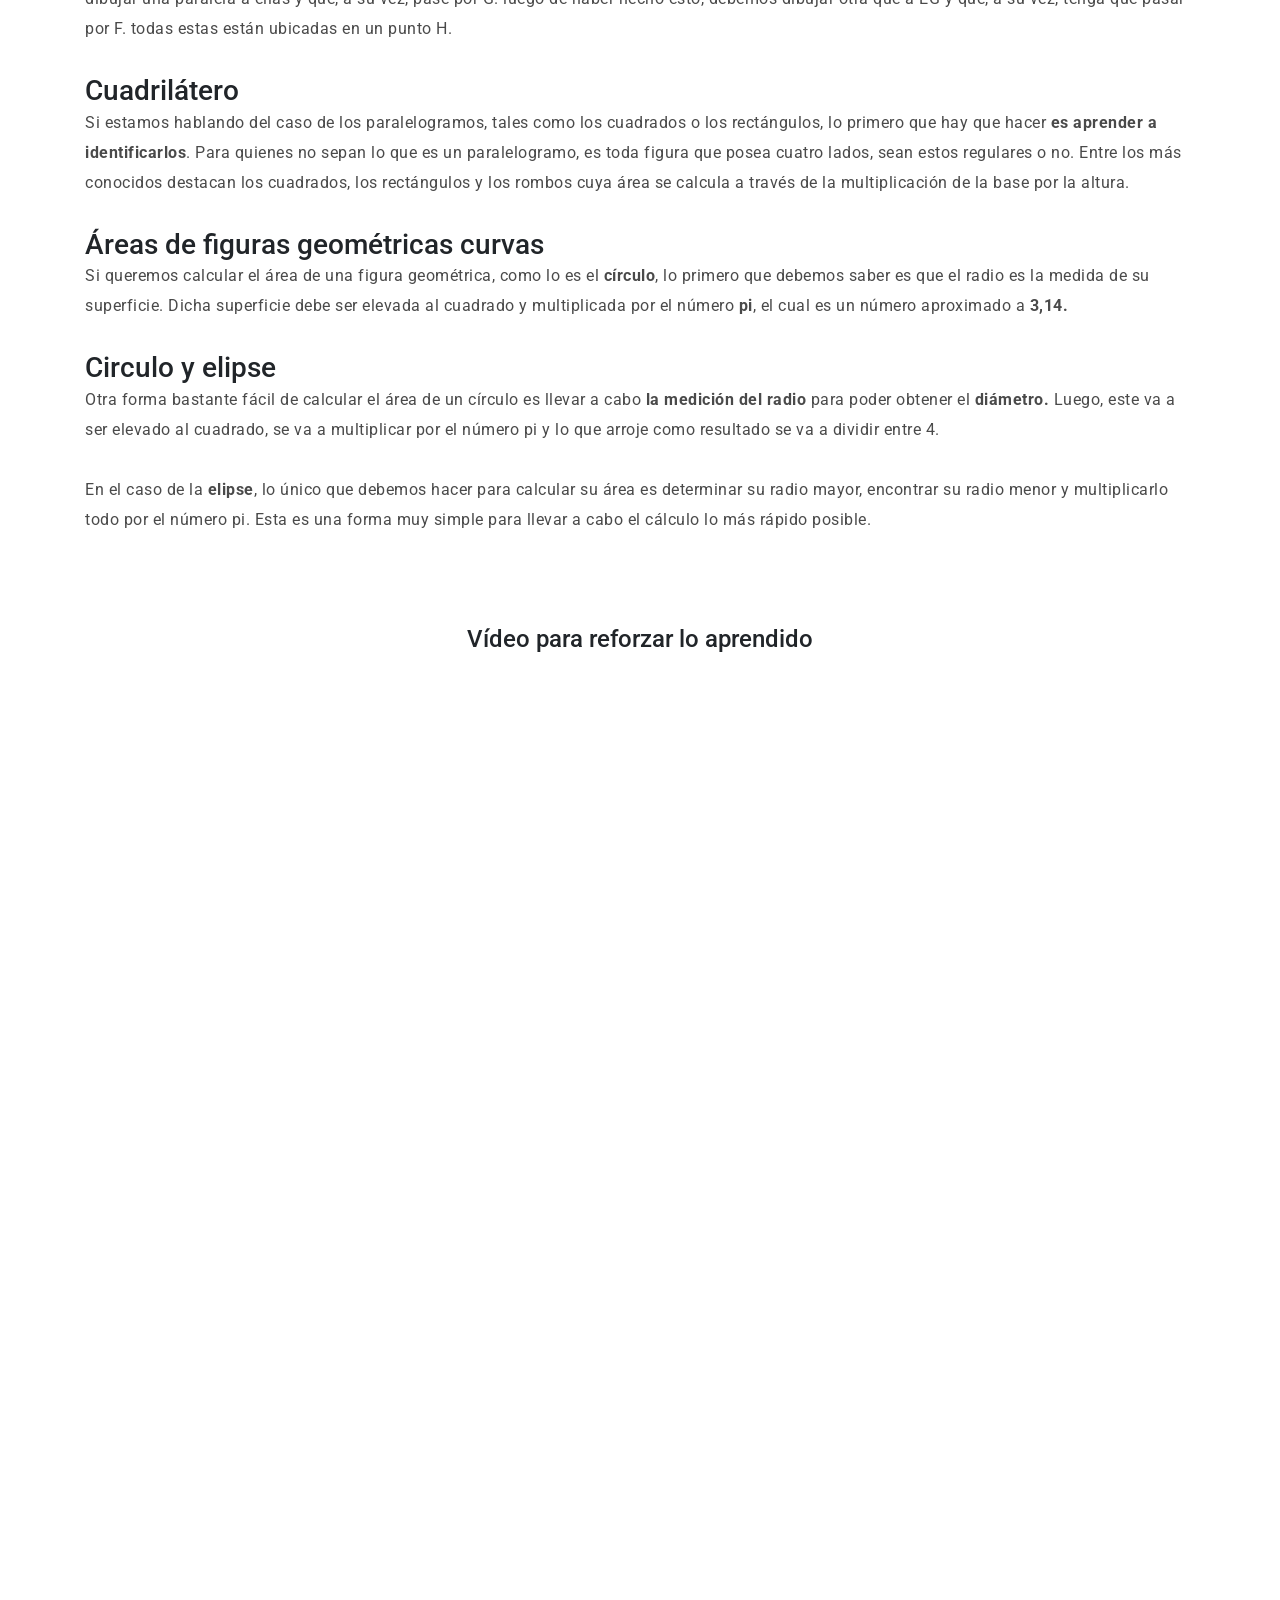
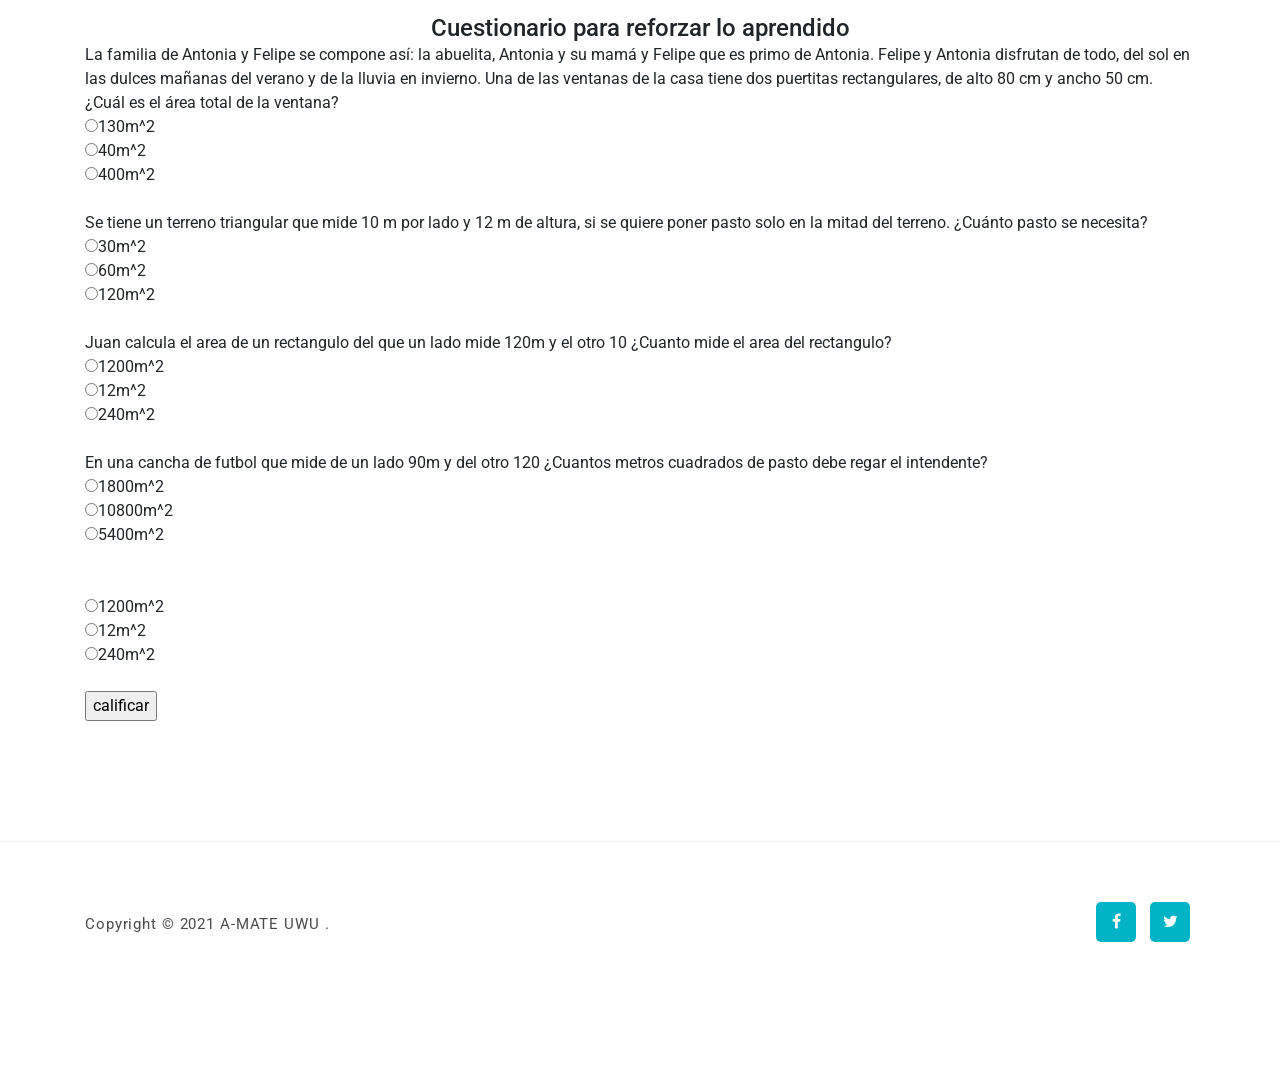
<file: MisProyectos/AMateUWU/Areas.html>
<!DOCTYPE html>
<html lang="en">

  <head>

    <meta charset="utf-8">
    <meta name="viewport" content="width=device-width, initial-scale=1, shrink-to-fit=no">
    <meta name="description" content="">
    <meta name="author" content="Template Mo">
    <link href="https://fonts.googleapis.com/css?family=Roboto:100,300,400,500,700,900" rel="stylesheet">

    <title>Areas de figuras geometricas</title>
<!--

ART FACTORY

https://templatemo.com/tm-537-art-factory

-->
    <!-- Additional CSS Files -->
    <link rel="stylesheet" type="text/css" href="assets/csstemas/bootstrap.min.css">
    <link rel="stylesheet" type="text/css" href="assets/csstemas/font-awesome.css">
    <link rel="stylesheet" type="text/css" href="assets/csstemas/templatemo-art-factory.css">
    <link rel="stylesheet" type="text/css" href="assets/csstemas/owl-carousel.css">

	  
	  <script language="JavaScript">
	
 <!-- Se usan los comentarios para esconder el código a navegadores sin JavaScript
 
	 function averiguarNota (examen) {
	 	var resultado = 0;
	 	for (i=0; i<examen.elements.length; i++)
		 if ( (examen.elements[i].type=="radio") && (examen.elements[i].value=="bien") && (examen.elements[i].checked))
                resultado++;
	 	alert ("Acertaste "+ resultado + " de 3 preguntas." );
	 	return false;
 	 }
//->
	
	</script>
	  
    </head>
    
    <body>
    
    <!-- ***** Preloader Start ***** -->
    <div id="preloader">
        <div class="jumper">
            <div></div>
            <div></div>
            <div></div>
        </div>
    </div>  
    <!-- ***** Preloader End ***** -->
    
    
    <!-- ***** Header Area Start ***** -->
    <header class="header-area header-sticky">
        <div class="container">
            <div class="row">
                <div class="col-12">
                    <nav class="main-nav">
                        <!-- *** Logo Start *** -->
                        <a href="index.html" class="logo"><img src="assets/images/logo.png" width="130" height="85" alt=""/></a>
                        <!-- *** Logo End *** -->
                        <!-- *** Menu Start *** -->
                        <ul class="nav">
                            <li class="scroll-to-section"><a href="index.html">Inicio</a></li>
                         
							<li class="scroll-to-section"><a href="calculadora.html">Calculadora</a></li>
							
					  </ul> 
                        <!-- *** Menu End *** -->
                    </nav>
                </div>
            </div>
        </div>
    </header>
    
    <!-- ***** Header Area End ***** -->


    <!-- ***** Welcome Area Start ***** -->
    <div class="welcome-area" id="welcome">
    
    </div>
    <!-- ***** Welcome Area End ***** -->


    <!-- ***** Features Big Item Start ***** -->
    <section class="section" id="about">
        <div class="container">
			<h3>
			<em>
			<center>
			  <h4>Areas de Figuras Geometricas para Quinto grado</h4>
			  <p>&nbsp;</p>
			</center>
			</em>
			</h3>
			
			<p>Para empezar, podríamos definir al área de una figura geométrica como ese concepto métrico que nos permite medir <strong>la extensión de una superficie específica</strong>, la cual se expresa en una unidad de medida a la que le otorgamos el nombre <em>unidades de superficie</em>. Es importante destacar que esta medición siempre va a requerir de una medida de longitud muy específica o, de lo contrario, su cálculo no va a tener ningún sentido en la práctica.</p>
			
		 <div id="po-dfp-post-001-0"></div>
			
			<p>Si vamos a hacer referencia a superficies planas, la idea del área ya pasa a ser un poco más intuitiva. Siempre que una superficie posea dos lados de forma recta, como un <strong>polígono, es capaz de triangularse</strong>, lo que significa que tenemos la posibilidad de llevar a cabo el cálculo de su área cuando realizamos la suma de las áreas de los triángulos en los que se puede llegar a descomponer.</p>
			
			<p>No son pocas las ocasiones en las que se puede utilizar el término <em>área</em> para hacer referencia a la superficie, pero no tienen absolutamente nada que ver el uno con el otro. No bebería existir confusión alguna entre ambos conceptos debido a que el área es la magnitud métrica asociada al concepto de superficie, por lo que quedan las diferencias bien establecidas.</p>
			
			<p>&nbsp;</p>
			
			<h2><span id="Como_se_calcula_el_area_de_una_figura_geometrica">¿Cómo se calcula el área de una figura geométrica?</span></h2>
			
			<p>&nbsp;</p>
			
			<p>Si vamos a calcular el área de una figura geométrica en específico, lo primero que debemos hacer es <strong>determinar las dimensiones de nuestra fórmula</strong>. Para ello, vamos a dibujar un rectángulo y tomar como base la altura y el ancho para poder llevar a cabo el cálculo de la forma más simple y efectiva posible.</p>
			
			<h2><span id="Areas_de_figuras_geometricas_planas">Áreas de figuras geométricas planas</span></h2>
			
			<img src="assets/images/figuras_areas.jpg" width="830" height="485" alt=""/>
			
			<p>Si vamos a calcular el área de una figura plana o polígono, lo primero que debemos saber es que estamos hablando de figuras completa y absolutamente planas que <strong>poseen lados de una rectitud perfecta.</strong> Esto significa que estamos en la absoluta capacidad de triangularlas con el fin de obtener sus áreas de una forma eficaz y muy simple. A continuación, mencionaremos algunos ejemplos al respecto.</p>
			
			<h3><span id="Triangulo">Triángulo</span></h3>
			
			<p>Podemos tomar como ejemplo un triángulo cualquiera cuyos lados son EFG. Imaginemos que este triángulo posee una base de EF y pasemos a dibujar una paralela a ellas y que, a su vez, pase por G. luego de haber hecho esto, debemos dibujar otra que a EG y que, a su vez, tenga que pasar por F. todas estas están ubicadas en un punto H.</p>
			
			<h3><span id="Cuadrilatero">Cuadrilátero</span></h3>
			
			<p>Si estamos hablando del caso de los paralelogramos, tales como los cuadrados o los rectángulos, lo primero que hay que hacer <strong>es aprender a identificarlos</strong>. Para quienes no sepan lo que es un paralelogramo, es toda figura que posea cuatro lados, sean estos regulares o no. Entre los más conocidos destacan los cuadrados, los rectángulos y los rombos cuya área se calcula a través de la multiplicación de la base por la altura.</p>
			
			<h3><span id="Areas_de_figuras_geometricas_curvas">Áreas de figuras geométricas curvas</span></h3>
			
			<p>Si queremos calcular el área de una figura geométrica, como lo es el<strong> círculo</strong>, lo primero que debemos saber es que el radio es la medida de su superficie. Dicha superficie debe ser elevada al cuadrado y multiplicada por el número <strong>pi</strong>, el cual es un número aproximado a <strong>3,14.</strong></p>
			
			<h3><span id="Circulo_y_elipse">Circulo y elipse</span></h3>
			
			<p>Otra forma bastante fácil de calcular el área de un círculo es llevar a cabo <strong>la medición del radio</strong> para poder obtener el <strong>diámetro.</strong> Luego, este va a ser elevado al cuadrado, se va a multiplicar por el número pi y lo que arroje como resultado se va a dividir entre 4.</p>
			
			<p>En el caso de la <strong>elipse</strong>, lo único que debemos hacer para calcular su área es determinar su radio mayor, encontrar su radio menor y multiplicarlo todo por el número pi. Esta es una forma muy simple para llevar a cabo el cálculo lo más rápido posible.</p>
			<p>&nbsp;</p>
			<center><h4>Vídeo para reforzar lo aprendido</h4>
			
			
			<iframe width="738" height="413" src="https://www.youtube.com/embed/NNCvHedbz84" title="YouTube video player" frameborder="0" allow="accelerometer; autoplay; clipboard-write; encrypted-media; gyroscope; picture-in-picture" allowfullscreen></iframe>
			
			<p>&nbsp;</p>
			
			<iframe width="734" height="413" src="https://www.youtube.com/embed/TZDgCnfDrIE" title="YouTube video player" frameborder="0" allow="accelerometer; autoplay; clipboard-write; encrypted-media; gyroscope; picture-in-picture" allowfullscreen></iframe>
			
				<p>&nbsp;</p></center>
			
			<span id="Examen"><center><h4>Cuestionario para reforzar lo aprendido</h4></center></span>
			
			<form name="examen" onsubmit = "return averiguarNota(this);">
			La familia de Antonia y Felipe se compone así: la abuelita, Antonia y su
			mamá y Felipe que es primo de Antonia. Felipe y Antonia disfrutan de
			todo, del sol en las dulces mañanas del verano y de la lluvia en invierno.
			Una de las ventanas de la casa tiene dos puertitas rectangulares, de alto
			80 cm y ancho 50 cm. ¿Cuál es el área total de la ventana?

				<br><input type="radio" name="respuesta1" value="mal">130m^2
				<br><input type="radio" name="respuesta1" value="mal">40m^2
				<br><input type="radio" name="respuesta1" value="bien">400m^2
			<br>
		
			<br>
			Se tiene un terreno triangular que mide 10 m por lado y 12 m de altura,
			si se quiere poner pasto solo en la mitad del terreno. ¿Cuánto pasto se
			necesita?
				<br><input type="radio" name="respuesta2" value="bien">30m^2
				<br><input type="radio" name="respuesta2" value="mal">60m^2
				<br><input type="radio" name="respuesta2" value="mal">120m^2
			<br>	
		
			<br>
			Juan calcula el area de un rectangulo del que un lado mide 120m y el otro 10 ¿Cuanto mide el area del rectangulo?
				<br><input type="radio" name="respuesta3" value="bien">1200m^2
				<br><input type="radio" name="respuesta3" value="mal">12m^2
				<br><input type="radio" name="respuesta3" value="mal">240m^2
			<br>
				
			<br>
			En una cancha de futbol que mide de un lado 90m y del otro 120 ¿Cuantos metros cuadrados de pasto debe regar el intendente?
				<br><input type="radio" name="respuesta3" value="mal">1800m^2
				<br><input type="radio" name="respuesta3" value="bien">10800m^2
				<br><input type="radio" name="respuesta3" value="mal">5400m^2
			<br>
				
			<br>
			
				<br><input type="radio" name="respuesta3" value="bien">1200m^2
				<br><input type="radio" name="respuesta3" value="mal">12m^2
				<br><input type="radio" name="respuesta3" value="mal">240m^2
			<br>
	
			<br><input type="submit" value="calificar">
		</form>
			
            <div class="row"></div>
        </div>
    </section>
    <!-- ***** Features Big Item End ***** -->
    
    <!-- ***** Footer Start ***** -->
    <footer>
        <div class="container">
            <div class="row">
                <div class="col-lg-7 col-md-12 col-sm-12">
                    <p class="copyright">Copyright &copy; 2021 A-MATE UWU  
                
                .</p>
                </div>
                <div class="col-lg-5 col-md-12 col-sm-12">
                    <ul class="social">
                        <li><a href="https://www.facebook.com/A-MATE-UWU-108049115022437"><i class="fa fa-facebook"></i></a></li>
                        <li><a href="https://twitter.com/amateuwu"><i class="fa fa-twitter"></i></a></li>
                    </ul>
                </div>
            </div>
        </div>
    </footer>
    
    <!-- jQuery -->
    <script src="assets/js/jquery-2.1.0.min.js"></script>

    <!-- Bootstrap -->
    <script src="assets/js/popper.js"></script>
    <script src="assets/js/bootstrap.min.js"></script>

    <!-- Plugins -->
    <script src="assets/js/owl-carousel.js"></script>
    <script src="assets/js/scrollreveal.min.js"></script>
    <script src="assets/js/waypoints.min.js"></script>
    <script src="assets/js/jquery.counterup.min.js"></script>
    <script src="assets/js/imgfix.min.js"></script> 
    
    <!-- Global Init -->
    <script src="assets/js/custom.js"></script>

  </body>
</html>
</file>
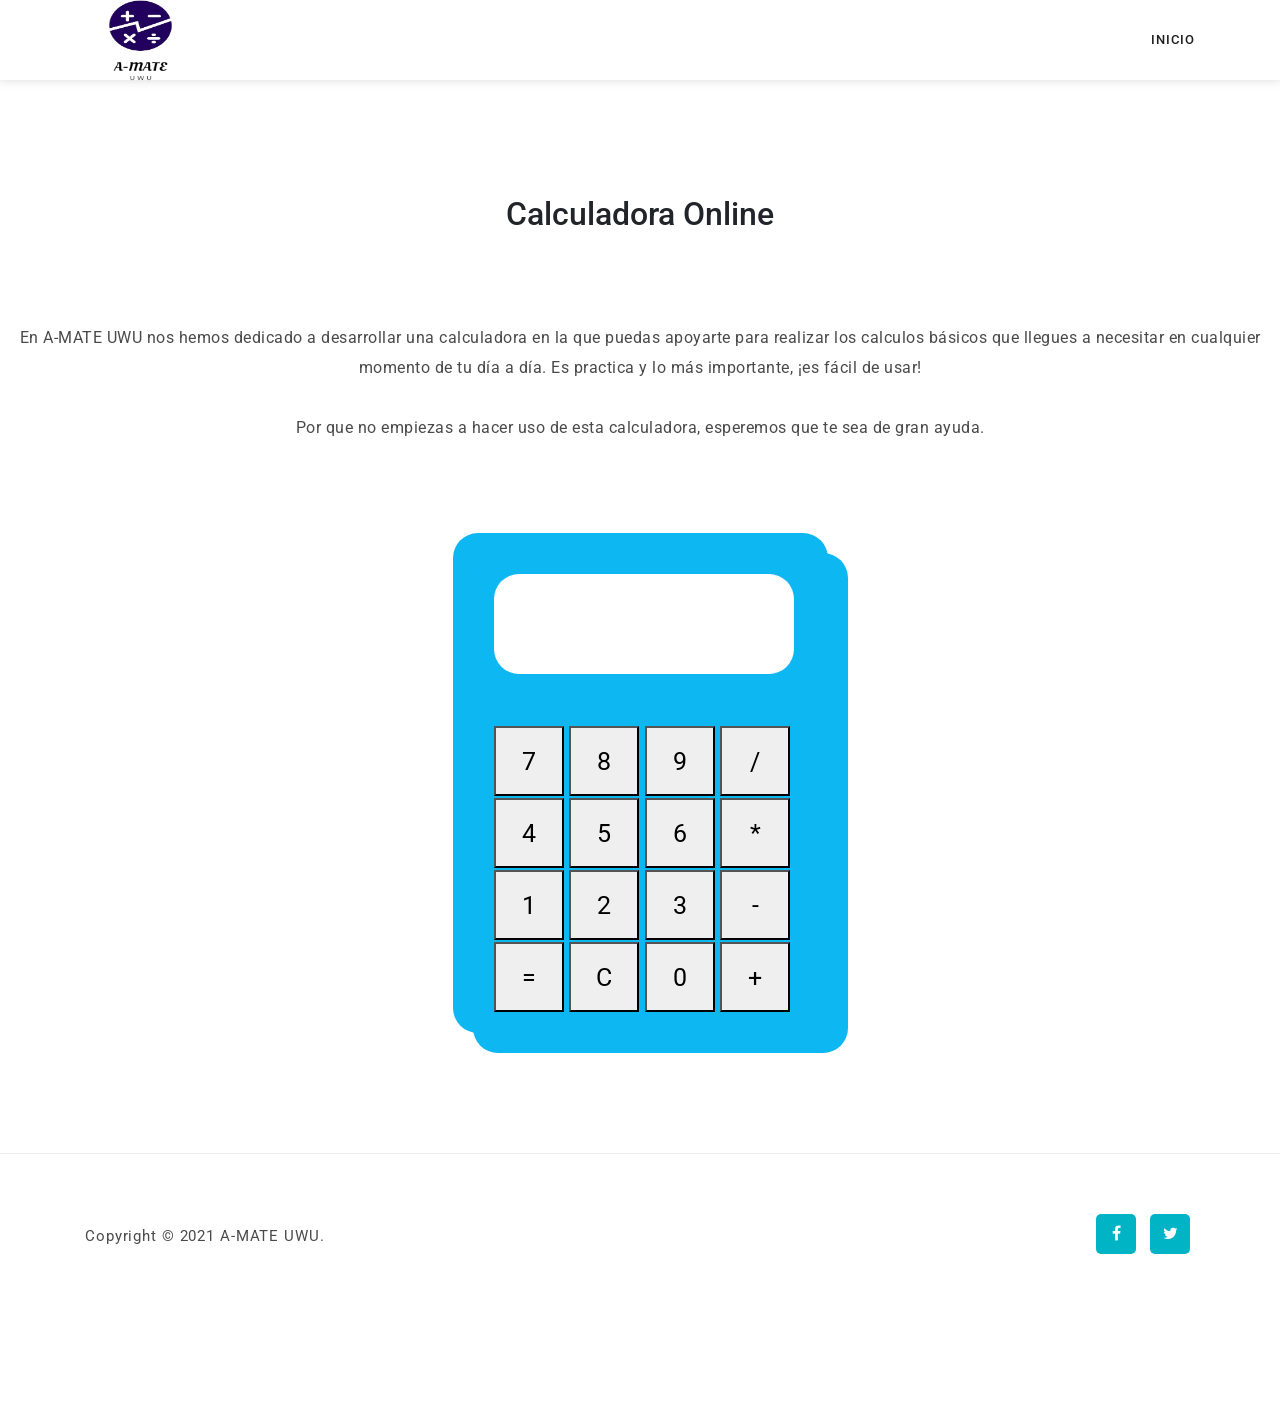
<file: MisProyectos/AMateUWU/calculadora.html>
<!DOCTYPE html>
<html lang="en">

  <head>

    <meta charset="utf-8">
    <meta name="viewport" content="width=device-width, initial-scale=1, shrink-to-fit=no">
    <meta name="description" content="">
    <meta name="author" content="Template Mo">
    <link href="https://fonts.googleapis.com/css?family=Roboto:100,300,400,500,700,900" rel="stylesheet">

    <title>Calculadora Online</title>
	  <link type="text/css" href="estilo.css" rel="stylesheet">
    <link rel="stylesheet" type="text/css" href="assets/csstemas/bootstrap.min.css">
    <link rel="stylesheet" type="text/css" href="assets/csstemas/font-awesome.css">
    <link rel="stylesheet" type="text/css" href="assets/csstemas/templatemo-art-factory.css">
    <link rel="stylesheet" type="text/css" href="assets/csstemas/owl-carousel.css">

    </head>
    
    <body onload="init();">
    
    <!-- ***** Preloader Start ***** -->
    <div id="preloader">
        <div class="jumper">
            <div></div>
            <div></div>
            <div></div>
        </div>
    </div>  
    <!-- ***** Preloader End ***** -->
    
    
    <!-- ***** Header Area Start ***** -->
   <header class="header-area header-sticky">
        <div class="container">
            <div class="row">
                <div class="col-12">
                    <nav class="main-nav">
                        <!-- *** Logo Start *** -->
                        <a href="index.html" class="logo"><img src="assets/images/logo.png" width="130" height="85" alt=""/></a>
                        <!-- *** Logo End *** -->
                        <!-- *** Menu Start *** -->
                        <ul class="nav">
                            <li class="scroll-to-section"><a href="index.html" class="inicio">Inicio</a></li>
                         

                       
                        
                        <!-- *** Menu End *** -->
                    </nav>
                </div>
            </div>
        </div>
    </header>
    <!-- ***** Header Area End ***** -->


    <!-- ***** Welcome Area Start ***** -->
    <div class="welcome-area" id="welcome">
    
    </div>
	   <p>&nbsp;</p>
	   <p>&nbsp;</p>
	   <p>&nbsp;</p>

	   
	   

    <section class="section" id="about">
		
			   <h2><center>Calculadora Online</center></h2>
	   <p><center>
	     <p>&nbsp;</p>
	     <p>En A-MATE UWU nos hemos dedicado a desarrollar una calculadora en la que puedas apoyarte para realizar los calculos básicos que llegues a necesitar en cualquier momento de tu día a día. Es practica y lo más importante, ¡es fácil de usar!</p>
	     <p>Por que no empiezas a hacer uso de esta calculadora, esperemos que te sea de gran ayuda.</p>
	   </center></p>
		<p>&nbsp;</p>
		
		
        <div class="calculadora">
			<center><table class="calculadora">
<tr>
  <td colspan="4"><span id="resultado"></span></td>
</tr>
<tr>
  <td><button id="siete">7</button></td><td><button id="ocho">8</button></td><td><button id="nueve">9</button></td><td><button id="division">/</button></td>
</tr>
<tr>
  <td><button id="cuatro">4</button></td><td><button id="cinco">5</button></td><td><button id="seis">6</button></td><td><button id="multiplicacion">*</button></td>
</tr>
<tr>
  <td><button id="uno">1</button></td><td><button id="dos">2</button></td><td><button id="tres">3</button></td><td><button id="resta">-</button></td>
</tr>
<tr>
  <td><button id="igual">=</button></td><td><button id="reset">C</button></td><td><button id="cero">0</button></td><td><button id="suma">+</button></td>
</tr>
</table></center>
<script src="funcionalidad.js"></script>
            
        </div>
    </section>
    <!-- ***** Features Big Item End ***** -->


    


    


    
            


    
    <!-- ***** Footer Start ***** -->
    <footer>
        <div class="container">
            <div class="row">
                <div class="col-lg-7 col-md-12 col-sm-12">
                    <p class="copyright">Copyright &copy; 2021 A-MATE UWU. </p>
                </div>
                <div class="col-lg-5 col-md-12 col-sm-12">
                    <ul class="social">
                        <li><a href="https://www.facebook.com/A-MATE-UWU-108049115022437"><i class="fa fa-facebook"></i></a></li>
                        <li><a href="https://twitter.com/amateuwu"><i class="fa fa-twitter"></i></a></li>
                    </ul>
                </div>
            </div>
        </div>
    </footer>
    
    <!-- jQuery -->
    <script src="assets/js/jquery-2.1.0.min.js"></script>

    <!-- Bootstrap -->
    <script src="assets/js/popper.js"></script>
    <script src="assets/js/bootstrap.min.js"></script>

    <!-- Plugins -->
    <script src="assets/js/owl-carousel.js"></script>
    <script src="assets/js/scrollreveal.min.js"></script>
    <script src="assets/js/waypoints.min.js"></script>
    <script src="assets/js/jquery.counterup.min.js"></script>
    <script src="assets/js/imgfix.min.js"></script> 
    
    <!-- Global Init -->
    <script src="assets/js/custom.js"></script>

  </body>
</html>
</file>
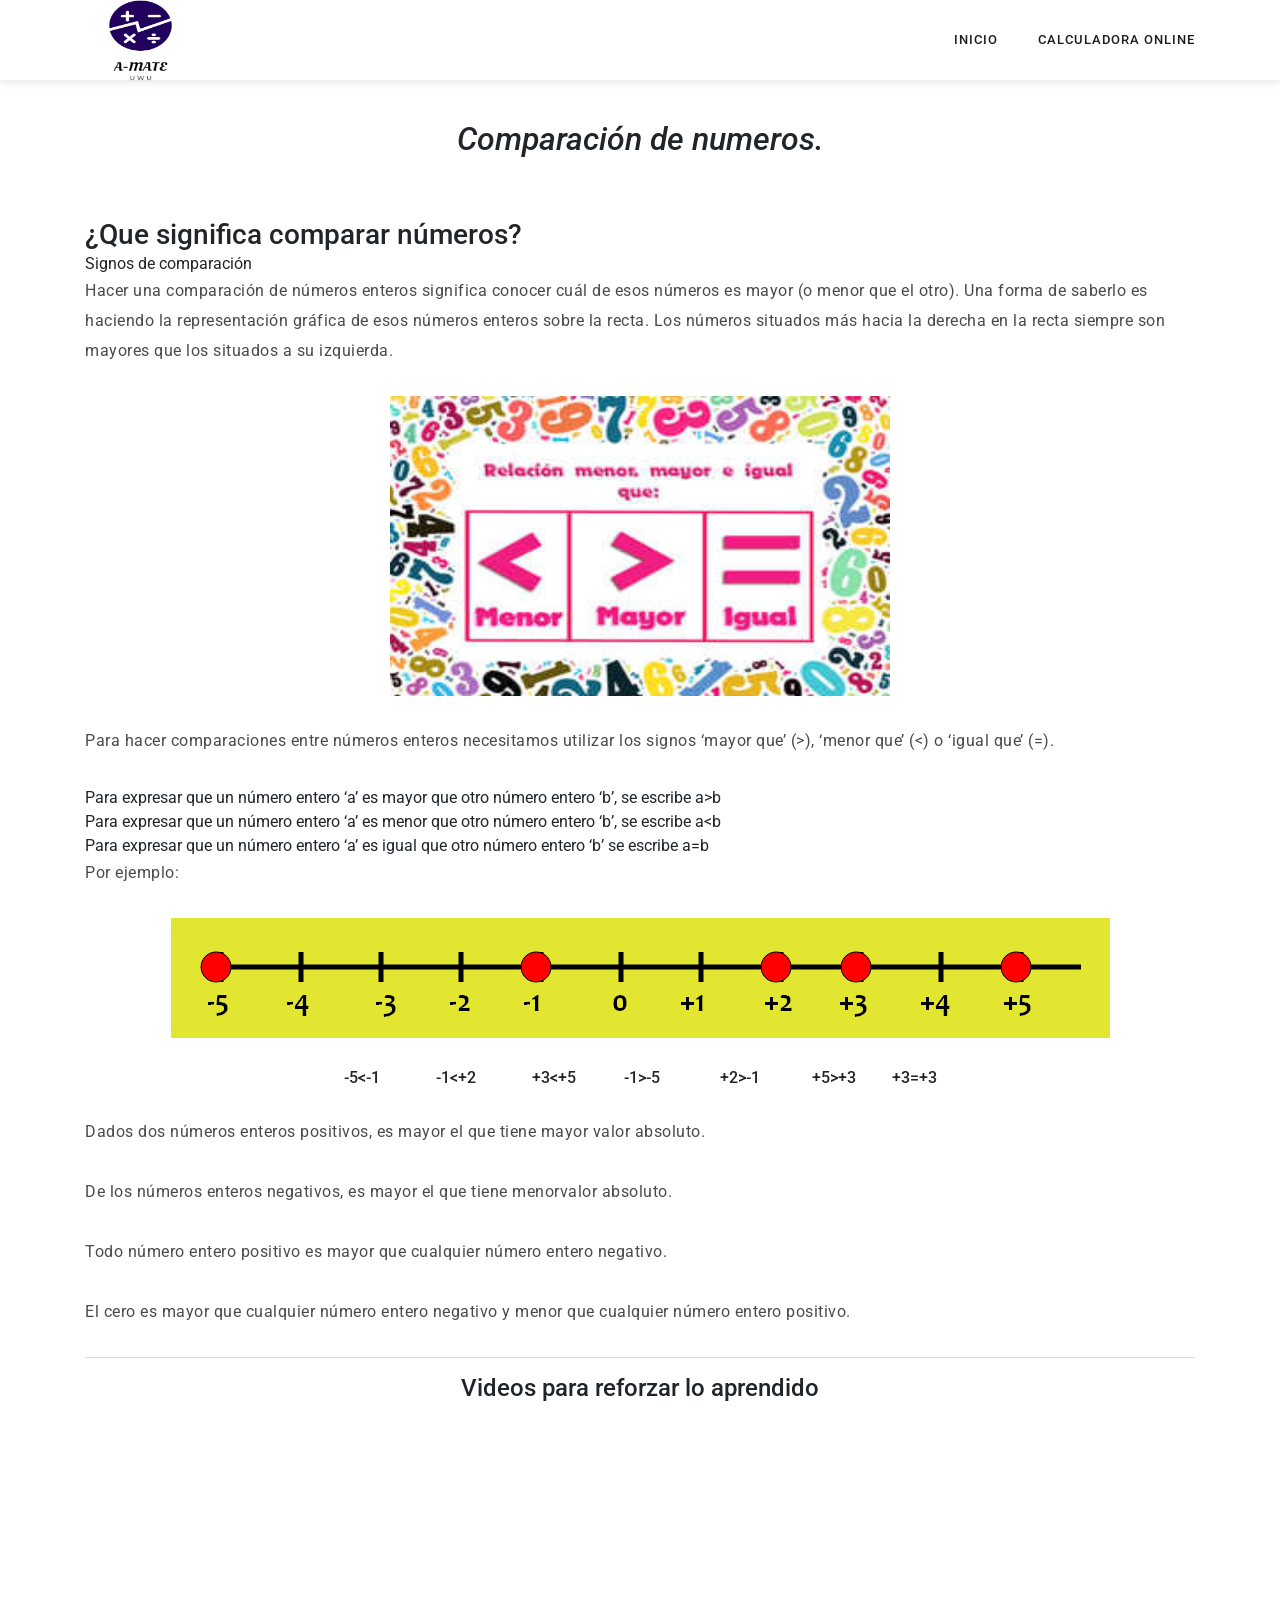
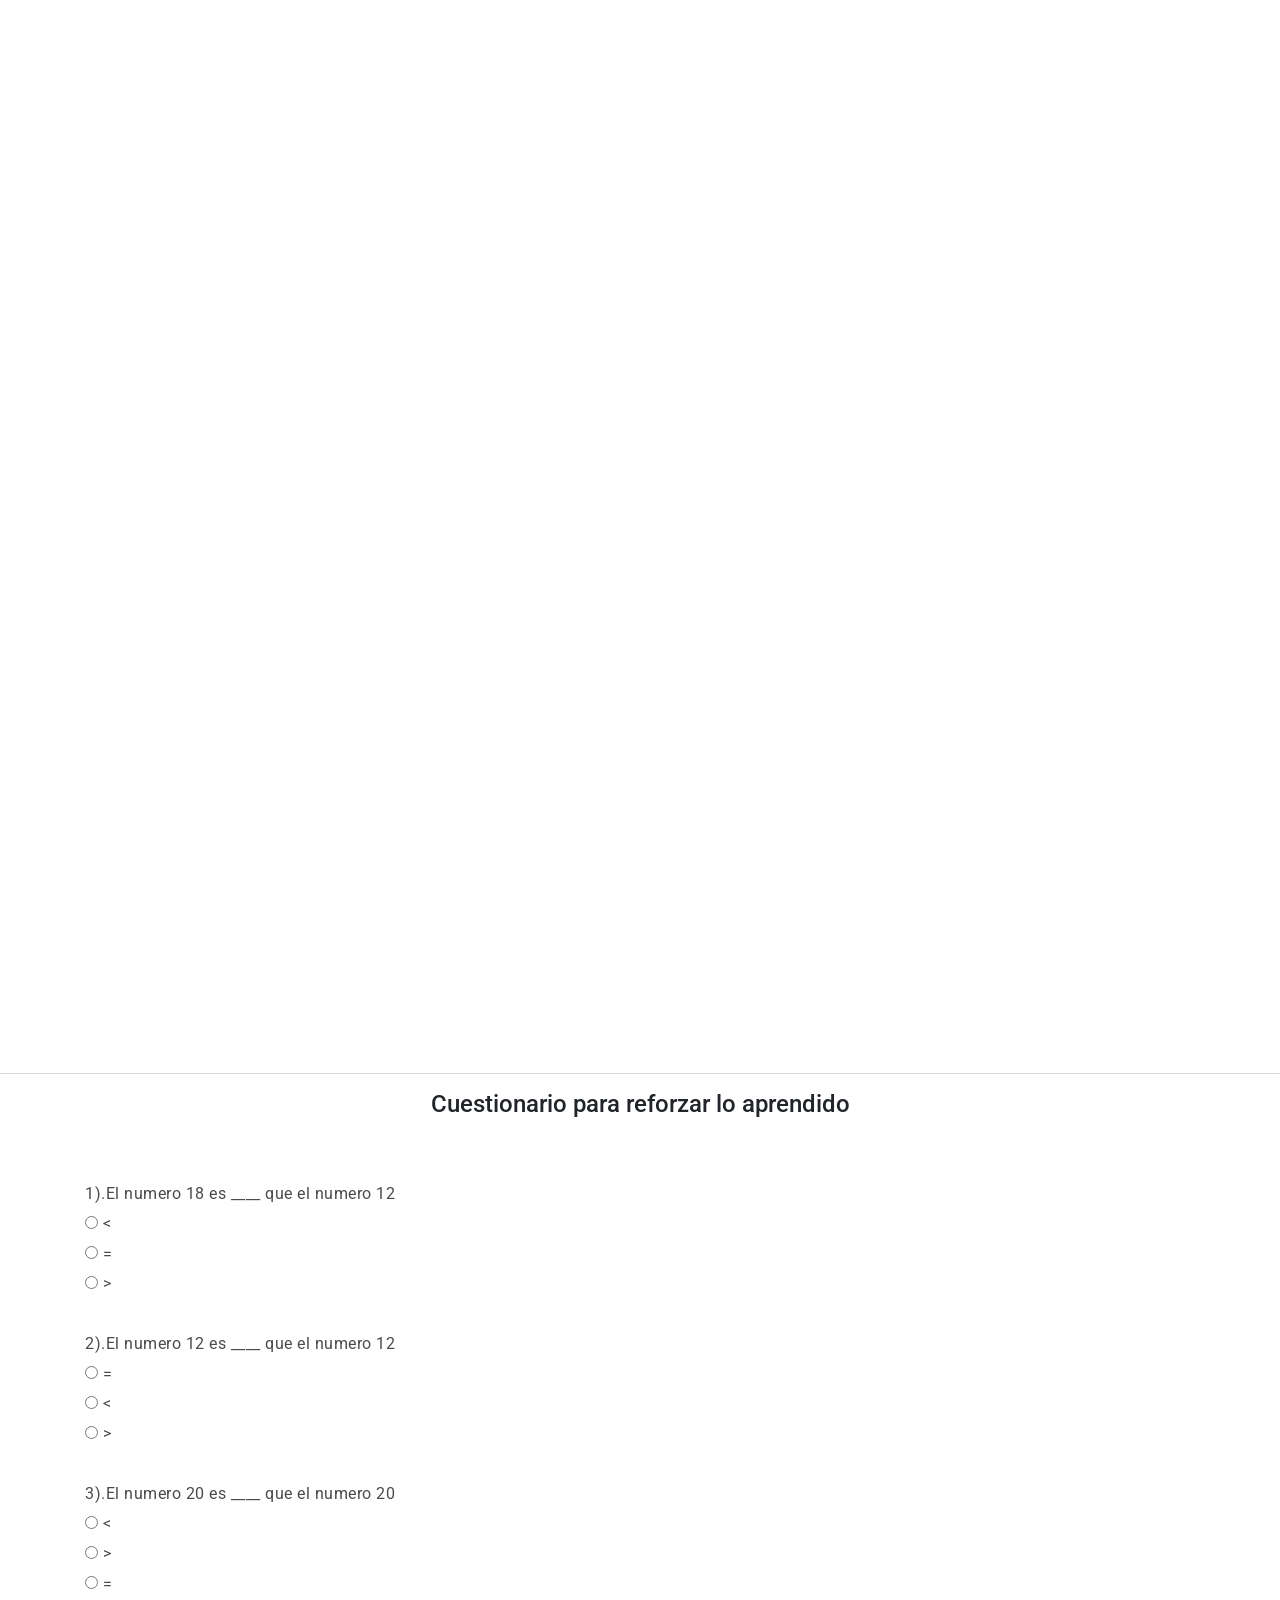
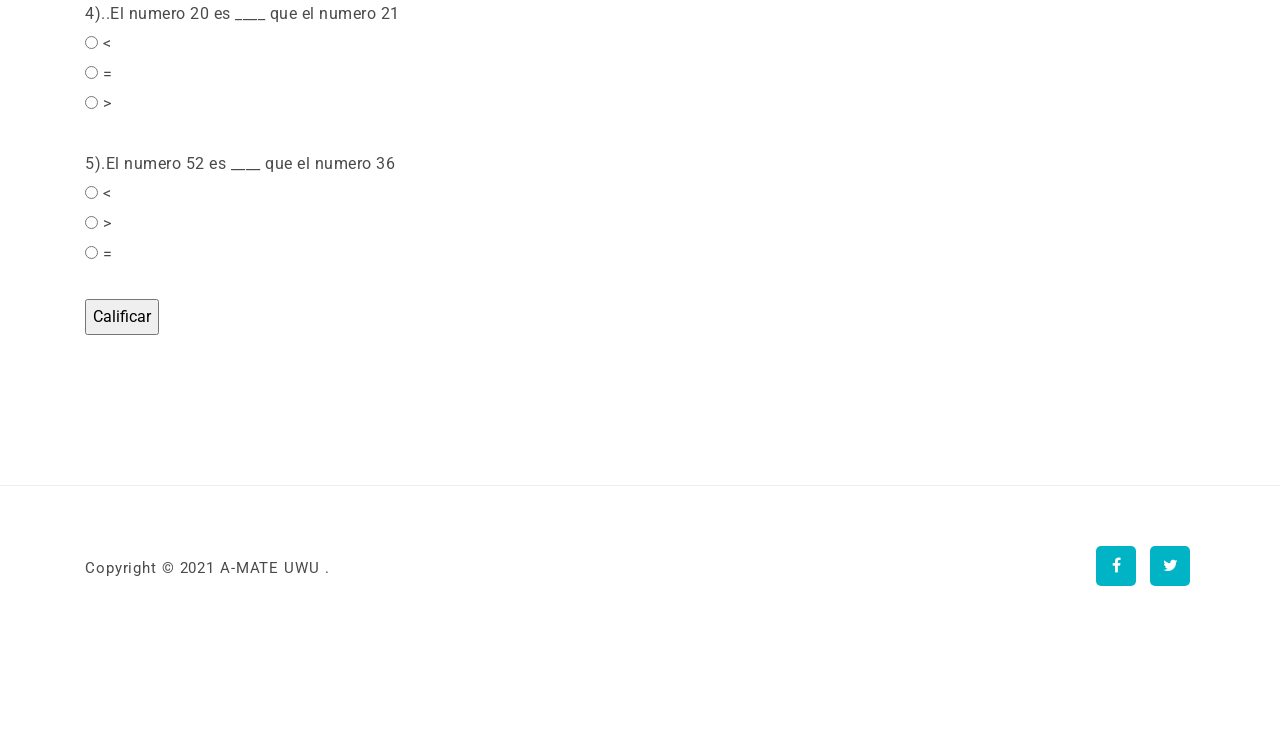
<file: MisProyectos/AMateUWU/comparacion.html>
<!DOCTYPE html>
<html lang="en">

  <head>

    <meta charset="utf-8">
    <meta name="viewport" content="width=device-width, initial-scale=1, shrink-to-fit=no">
    <meta name="description" content="">
    <meta name="author" content="Template Mo">
    <link href="https://fonts.googleapis.com/css?family=Roboto:100,300,400,500,700,900" rel="stylesheet">

    <title>Comparación de números</title>
<!--

ART FACTORY

https://templatemo.com/tm-537-art-factory

-->
    <!-- Additional CSS Files -->
    <link rel="stylesheet" type="text/css" href="assets/csstemas/bootstrap.min.css">
    <link rel="stylesheet" type="text/css" href="assets/csstemas/font-awesome.css">
    <link rel="stylesheet" type="text/css" href="assets/csstemas/templatemo-art-factory.css">
    <link rel="stylesheet" type="text/css" href="assets/csstemas/owl-carousel.css">
    <style type="text/css">
    body,td,th {
    font-family: Roboto, sans-serif;
}
    </style>
  </head>
    
<body>
    
    <!-- ***** Preloader Start ***** -->
    <div id="preloader">
        <div class="jumper">
            <div></div>
            <div></div>
            <div></div>
        </div>
    </div>  
    <!-- ***** Preloader End ***** -->
    
    
    <!-- ***** Header Area Start ***** -->
    <header class="header-area header-sticky">
        <div class="container">
            <div class="row">
                <div class="col-12">
                    <nav class="main-nav">
                        <!-- *** Logo Start *** -->
                        <a href="index.html" class="logo"><img src="assets/images/logo.png" width="130" height="85" alt=""/></a>
                        <!-- *** Logo End *** -->
                        <!-- *** Menu Start *** -->
                        <ul class="nav">
                            <li class="scroll-to-section"><a href="index.html">Inicio</a></li>
                         <li class="scroll-to-section"><a href="calculadora.html">Calculadora Online</a>

                       
						</ul>
                        <!-- *** Menu End *** -->
                    </nav>
                </div>
            </div>
        </div>
    </header>
    </header>
    <!-- ***** Header Area End ***** -->


    <!-- ***** Welcome Area Start ***** -->
    <div class="welcome-area" id="welcome">
    
    </div>
    <!-- ***** Welcome Area End ***** -->


    <!-- ***** Features Big Item Start ***** -->
    <section class="section" id="about">
        <div class="container">
		  <em><center>
			  <h2>Comparación de numeros.</h2>
			  <p>&nbsp;</p>
			</center></em>
		  <h3><span id="Que_significa_comparar_numeros_enteros">¿Que significa comparar números?</span></h3>
		  Signos de comparación
		  <p>Hacer una comparación de números enteros significa conocer cuál de esos números es mayor (o menor que el otro). Una forma de saberlo es haciendo la representación gráfica de esos números enteros sobre la recta. Los números situados más hacia la derecha en la recta siempre son mayores que los situados a su izquierda.</p>
			<p align=center><img src="assets/images/compa.jpg" width="500" height="300" alt=""/></p>
			<p>Para hacer comparaciones entre números enteros necesitamos utilizar los signos &lsquo;mayor que&rsquo; (&gt;), &lsquo;menor que&rsquo; (&lt;) o &lsquo;igual que&rsquo; (=).</p>
			<ul>
			  <li>Para expresar que un número entero &lsquo;a&rsquo; es mayor que otro número entero &lsquo;b&rsquo;, se escribe a&gt;b</li>
			  <li>Para expresar que un número entero &lsquo;a&rsquo; es menor que otro número entero &lsquo;b&rsquo;, se escribe a&lt;b</li>
			  <li>Para expresar que un número entero &lsquo;a&rsquo; es igual que otro número entero &lsquo;b&rsquo; se escribe a=b</li>
				<p>Por ejemplo:</p>
			<p align=center><img src="assets/images/tabla.png" alt=""/></p>	
		  </ul>
			
			<p><center>
			  <h6>-5&lt;-1              -1&lt;+2              +3&lt;+5            -1&gt;-5               +2&gt;-1             +5&gt;+3         +3=+3</h6>
			</center></p>
			<p>Dados dos números enteros positivos, es mayor el que tiene mayor valor absoluto.</p>
			<p>De los números enteros negativos, es mayor el que tiene menorvalor absoluto.</p>
		  <p>Todo número entero positivo es mayor que cualquier número entero negativo.</p>
			<p>El cero es mayor que cualquier número entero negativo y menor que cualquier número entero positivo.<br>
		  </p>
				<hr size="8px" color="#efefee" />
					  <center><h4>Videos para reforzar lo aprendido<br>          
	      </h4></center>  
			<center><iframe width="731" height="411" src="https://www.youtube.com/embed/fMTVazk91w8" title="YouTube video player" frameborder="0" allow="accelerometer; autoplay; clipboard-write; encrypted-media; gyroscope; picture-in-picture" allowfullscreen></iframe></center> 
			<center><iframe width="731" height="411" src="https://www.youtube.com/embed/genDJPy3kZM" title="YouTube video player" frameborder="0" allow="accelerometer; autoplay; clipboard-write; encrypted-media; gyroscope; picture-in-picture" allowfullscreen></iframe></center> 
			<center><iframe width="731" height="411" src="https://www.youtube.com/embed/ruw-ZxE1vaM" title="YouTube video player" frameborder="0" allow="accelerometer; autoplay; clipboard-write; encrypted-media; gyroscope; picture-in-picture" allowfullscreen></iframe></iframe></center>
            <div class="row"></div>
        </div>
		<hr size="8px" color="#efefee" />
<div class="container">
    <h1>
	  <script language="JavaScript">
<!-- Se usan los comentarios para esconder el código a navegadores sin
JavaScript
function averiguarNota (examen) {
var resultado = 0;
for (i=0; i<examen.elements.length; i++)
if ((examen.elements[i].type=="radio")&& 
(examen.elements[i].value=="bien")&&
(examen.elements[i].checked))
resultado++;
alert ("Acertaste " + resultado + " de 5 preguntas.");
return false;
}
//-->
      </script>
	<center>
	  </center>
    </h1>
    <center>
      <h4>Cuestionario para reforzar lo aprendido
      </h4>
    </center>
    <h3>
      <center>
        <p>&nbsp;</p>
	</center>
	
  </h3>
    <form name="examen" onsubmit="return averiguarNota (this);">
        <p>1).El numero 18 es ____ que el numero 12 <br>
        <input type="radio" name="respuesta1" value="mal">
        
        &lt;<br>
		<input type="radio" name="respuesta1" value="mal">
		=
		<br>
		<input type="radio" name="respuesta1" value="bien">
		&gt;<br>
        <br>
        2).El numero 12 es ____ que el numero 12
        <br>
        <input type="radio" name="respuesta2" value="bien">
        =<br>
        <input type="radio" name="respuesta2" value="mal">
        &lt;<br>
        <input type="radio" name="respuesta2" value="mal">
        &gt;<br>

        <br>
        3).El numero 20 es ____ que el numero 20<br>
<input type="radio" name="respuesta3" value="mal">
&lt;<br>
  <input type="radio" name="respuesta3" value="mal">
  &gt;<br>
          <input type="radio" name="respuesta3" value="bien">
=<br>
          4)..El numero 20 es ____ que el numero 21<br>
          <input type="radio" name="respuesta4" value="bien">
          &lt;
          <br>
          <input type="radio" name="respuesta4" value="mal">
          =
          <br>
<input type="radio" name="respuesta4" value="mal">
&gt;<br>
  <br>
          5).El numero 52  es ____ que el numero 36<br>
  <input type="radio" name="respuesta 5" value="mal">
  &lt;
  <br><input type="radio" name="respuesta 5" value="bien">
          &gt;<br>
  <input type="radio" name="respuesta5" value="mal">
  =
  <br>
          
  <br><input type="submit" value="Calificar">
      </p>
    </form>

</div>
    </section>
		  <div class="row"></div>
      </div>
    </section>
    <!-- ***** Features Big Item End ***** -->


    


    


    
            


    
    <!-- ***** Footer Start ***** -->
    <footer>
        <div class="container">
            <div class="row">
                <div class="col-lg-7 col-md-12 col-sm-12">
                    <p class="copyright">Copyright &copy; 2021 A-MATE UWU  
                
                .</p>
                </div>
                <div class="col-lg-5 col-md-12 col-sm-12">
                    <ul class="social">
                        <li><a href="https://www.facebook.com/A-MATE-UWU-108049115022437"><i class="fa fa-facebook"></i></a></li>
                        <li><a href="https://twitter.com/amateuwu"><i class="fa fa-twitter"></i></a></li>
                    </ul>
                </div>
            </div>
        </div>
    </footer>
    
    <!-- jQuery -->
<script src="assets/js/jquery-2.1.0.min.js"></script>

    <!-- Bootstrap -->
<script src="assets/js/popper.js"></script>
<script src="assets/js/bootstrap.min.js"></script>

    <!-- Plugins -->
<script src="assets/js/owl-carousel.js"></script>
<script src="assets/js/scrollreveal.min.js"></script>
<script src="assets/js/waypoints.min.js"></script>
<script src="assets/js/jquery.counterup.min.js"></script>
<script src="assets/js/imgfix.min.js"></script> 
    
    <!-- Global Init -->
<script src="assets/js/custom.js"></script>

</body>
</html>
</file>
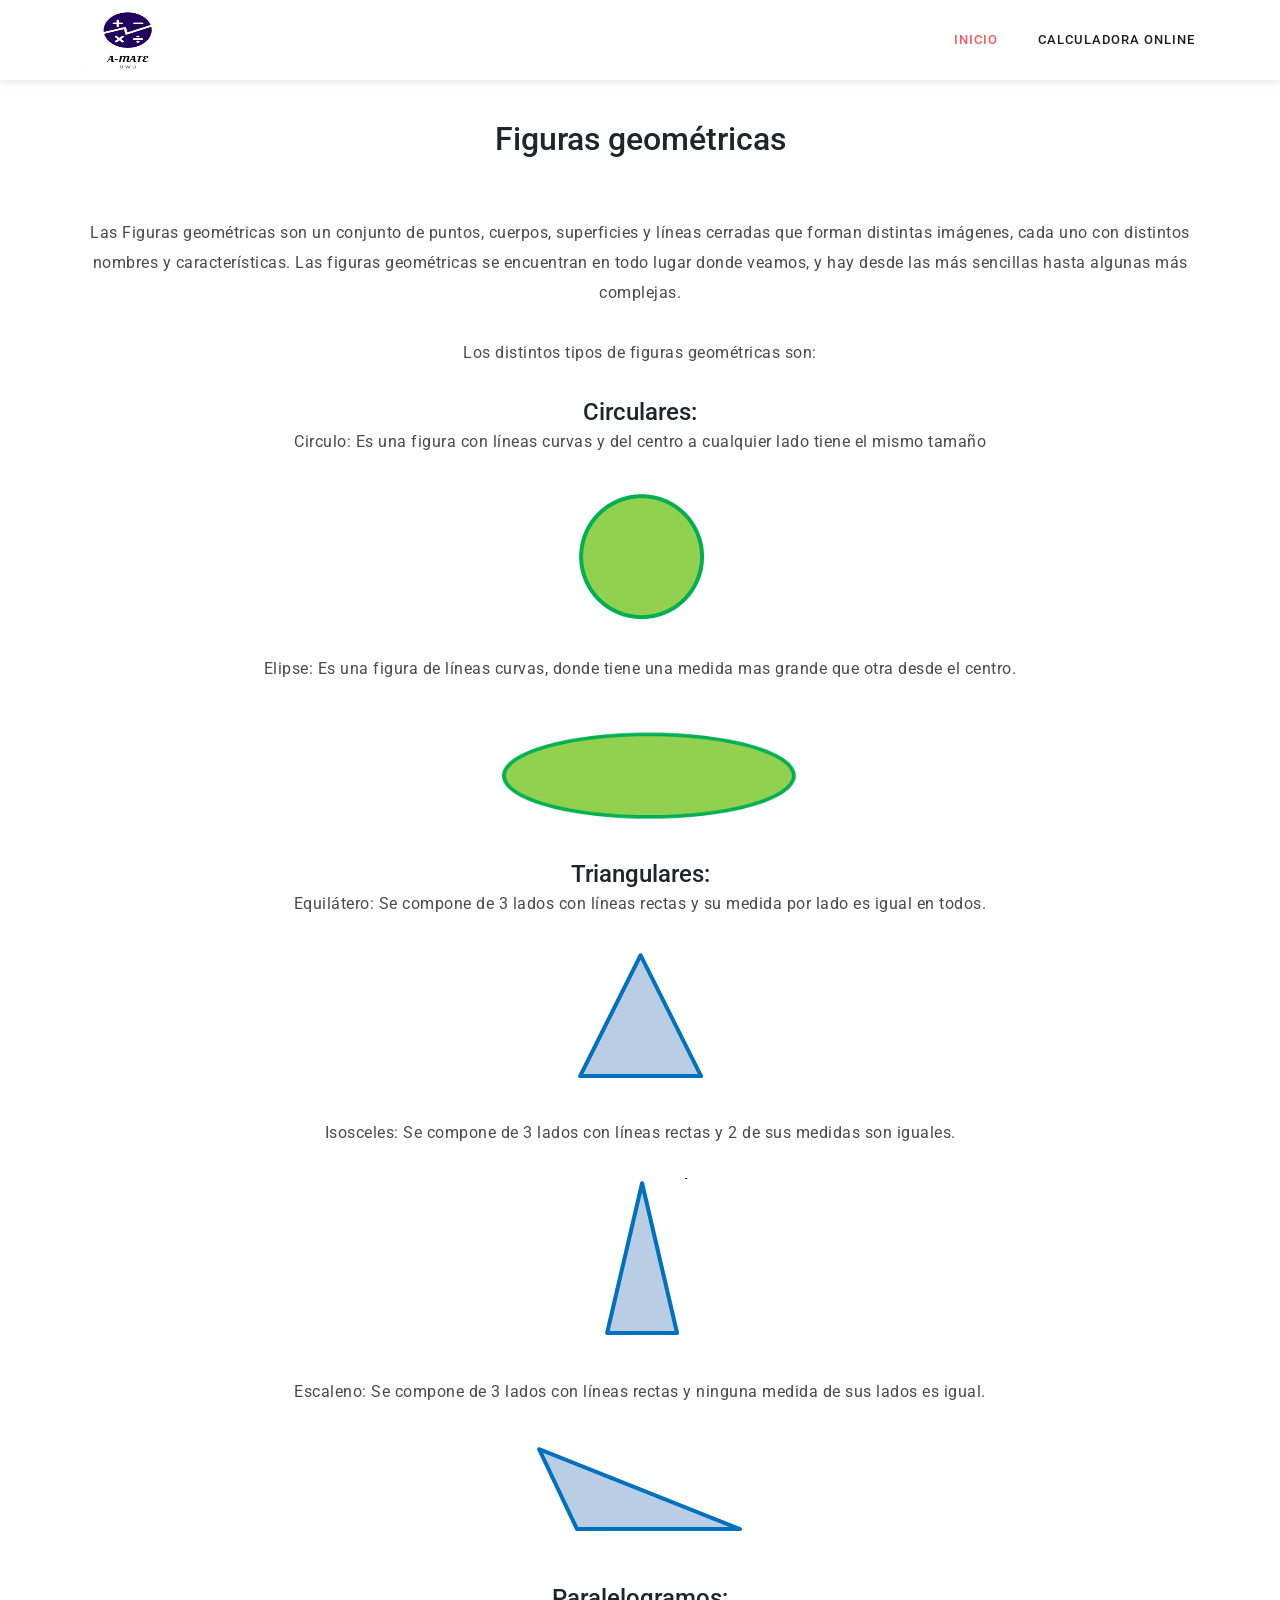
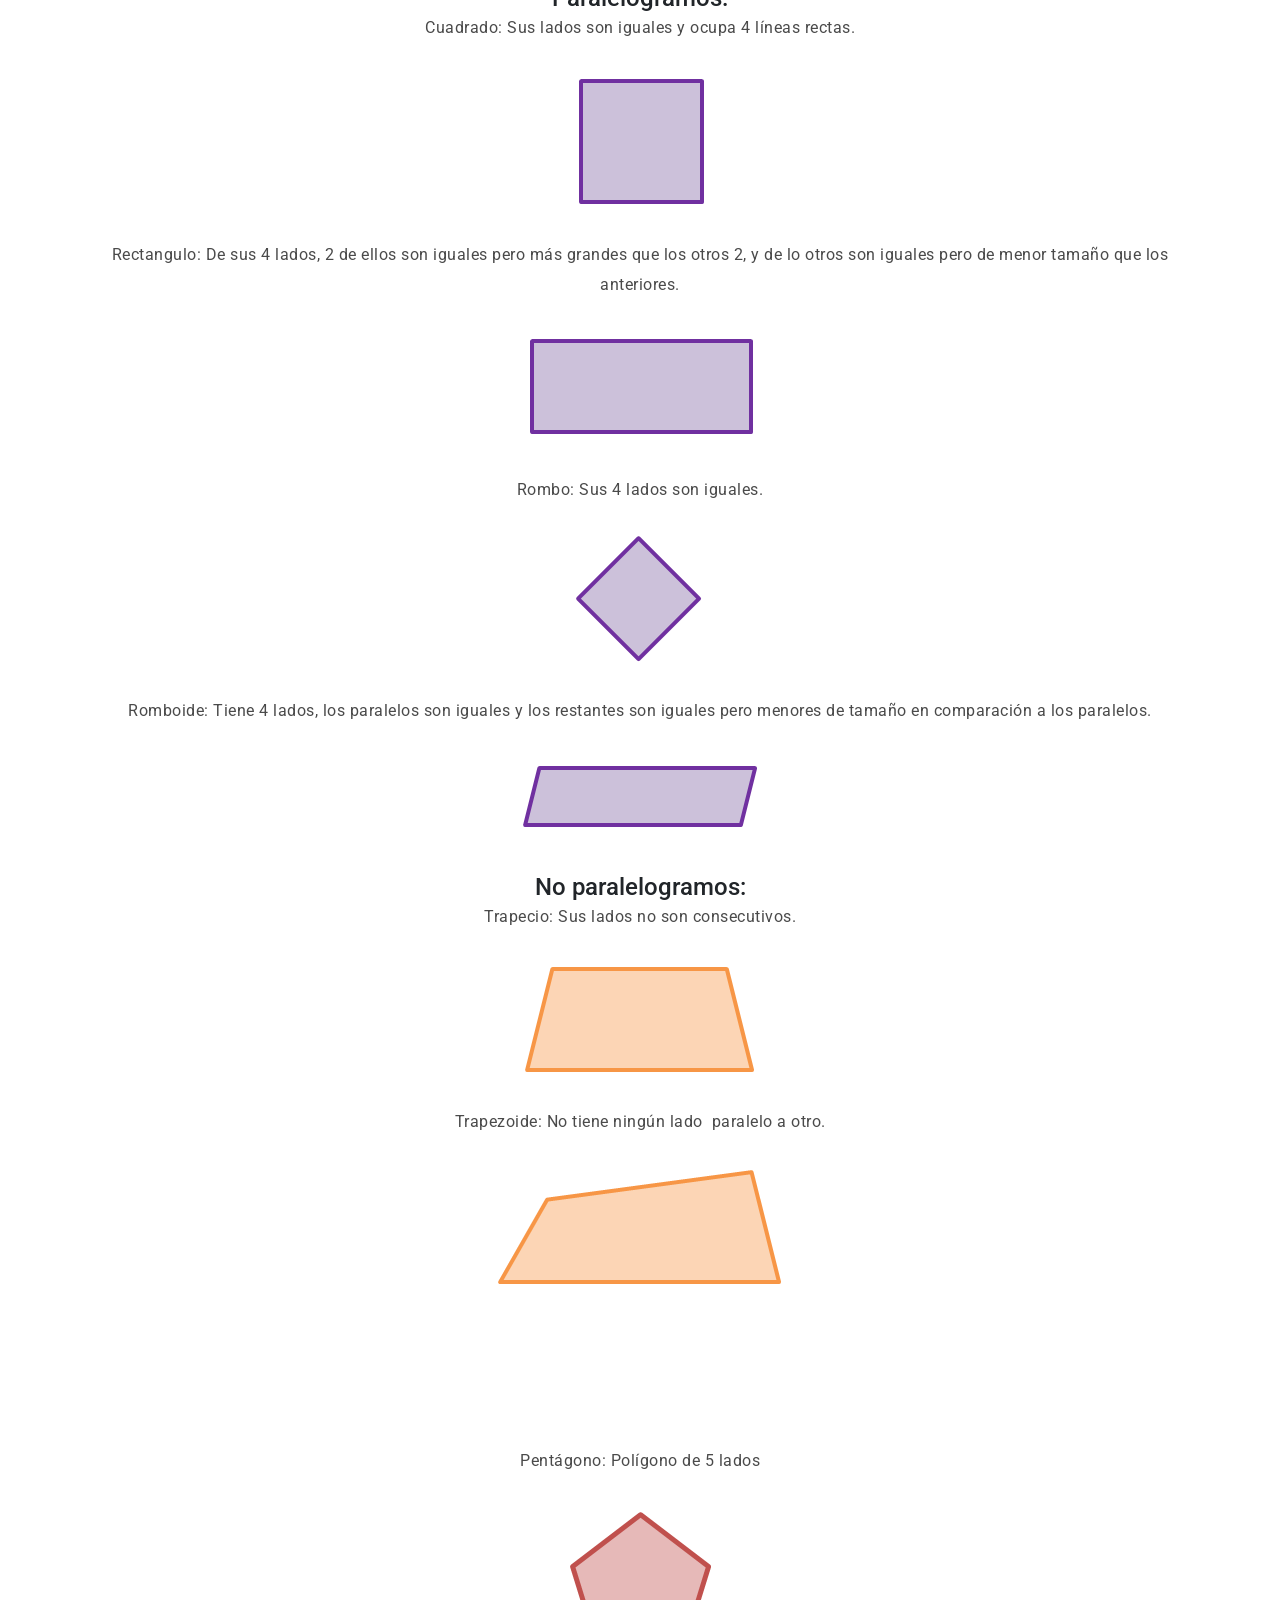
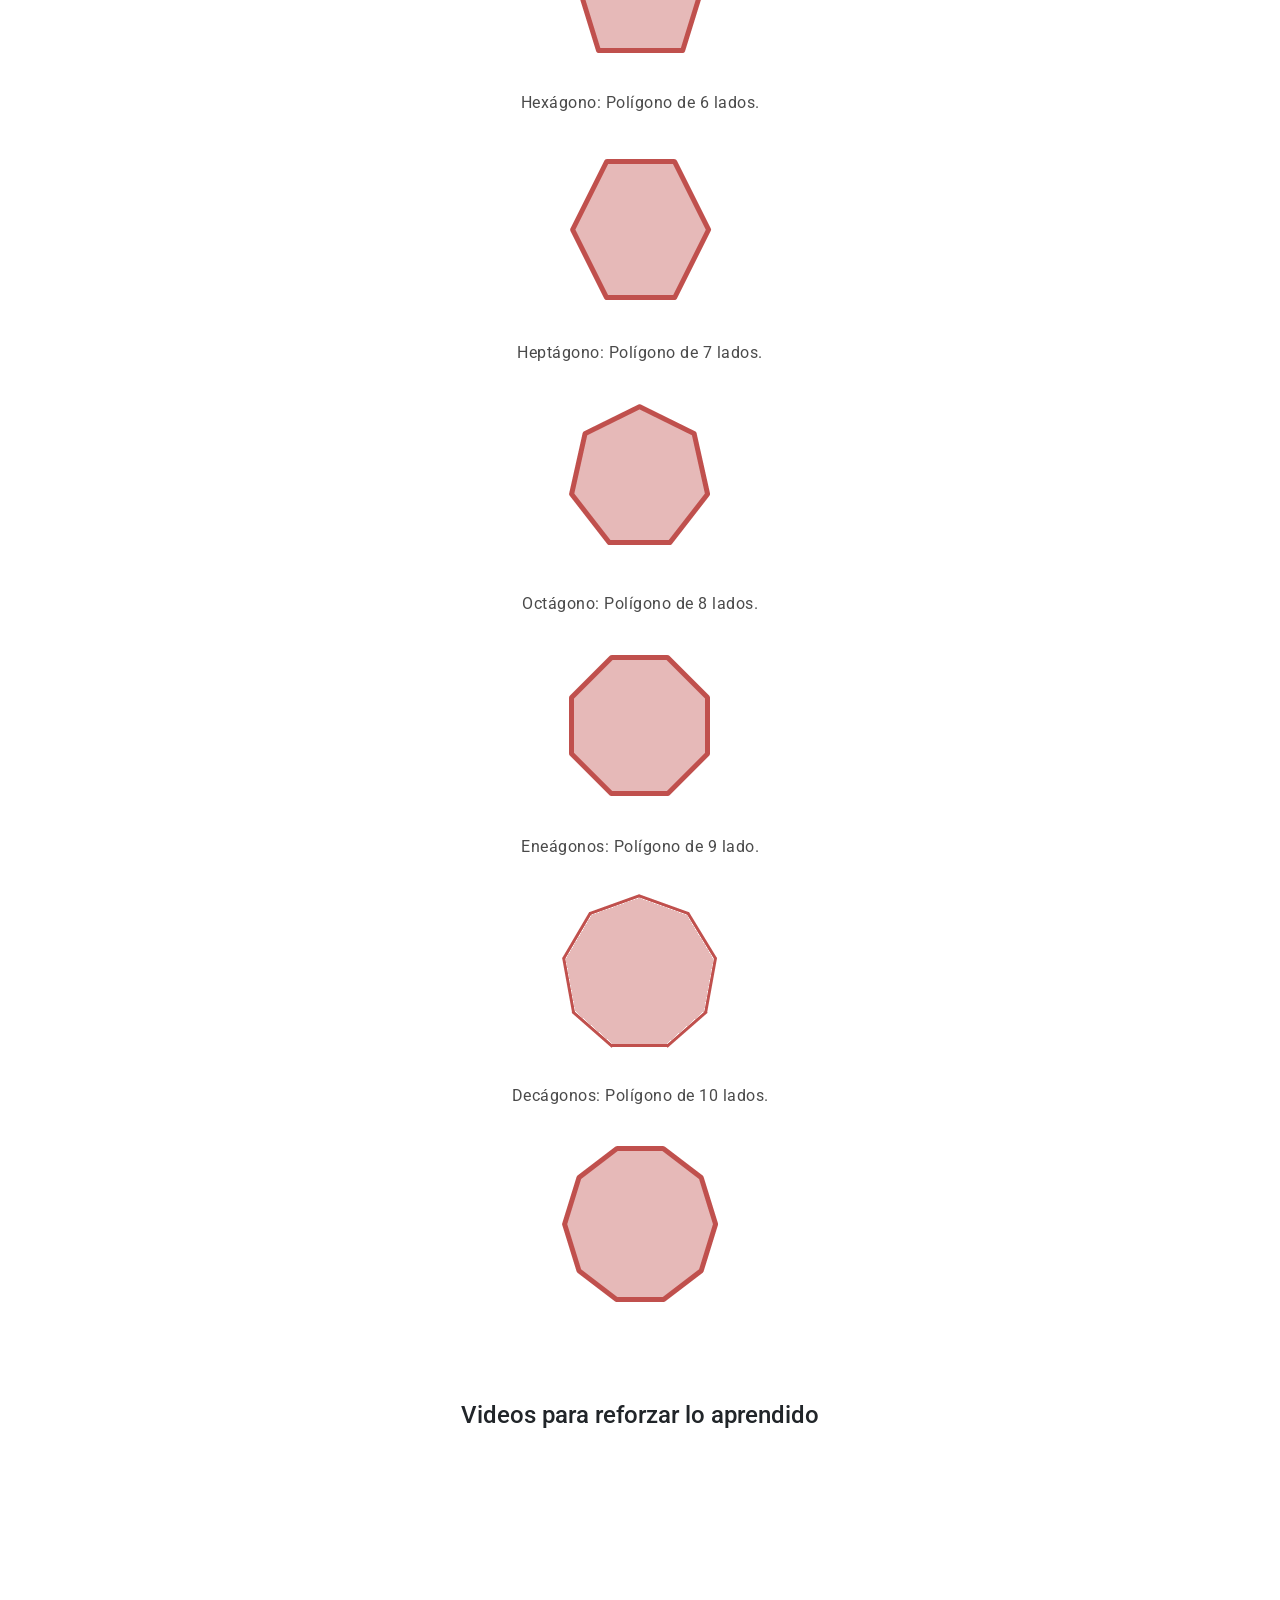
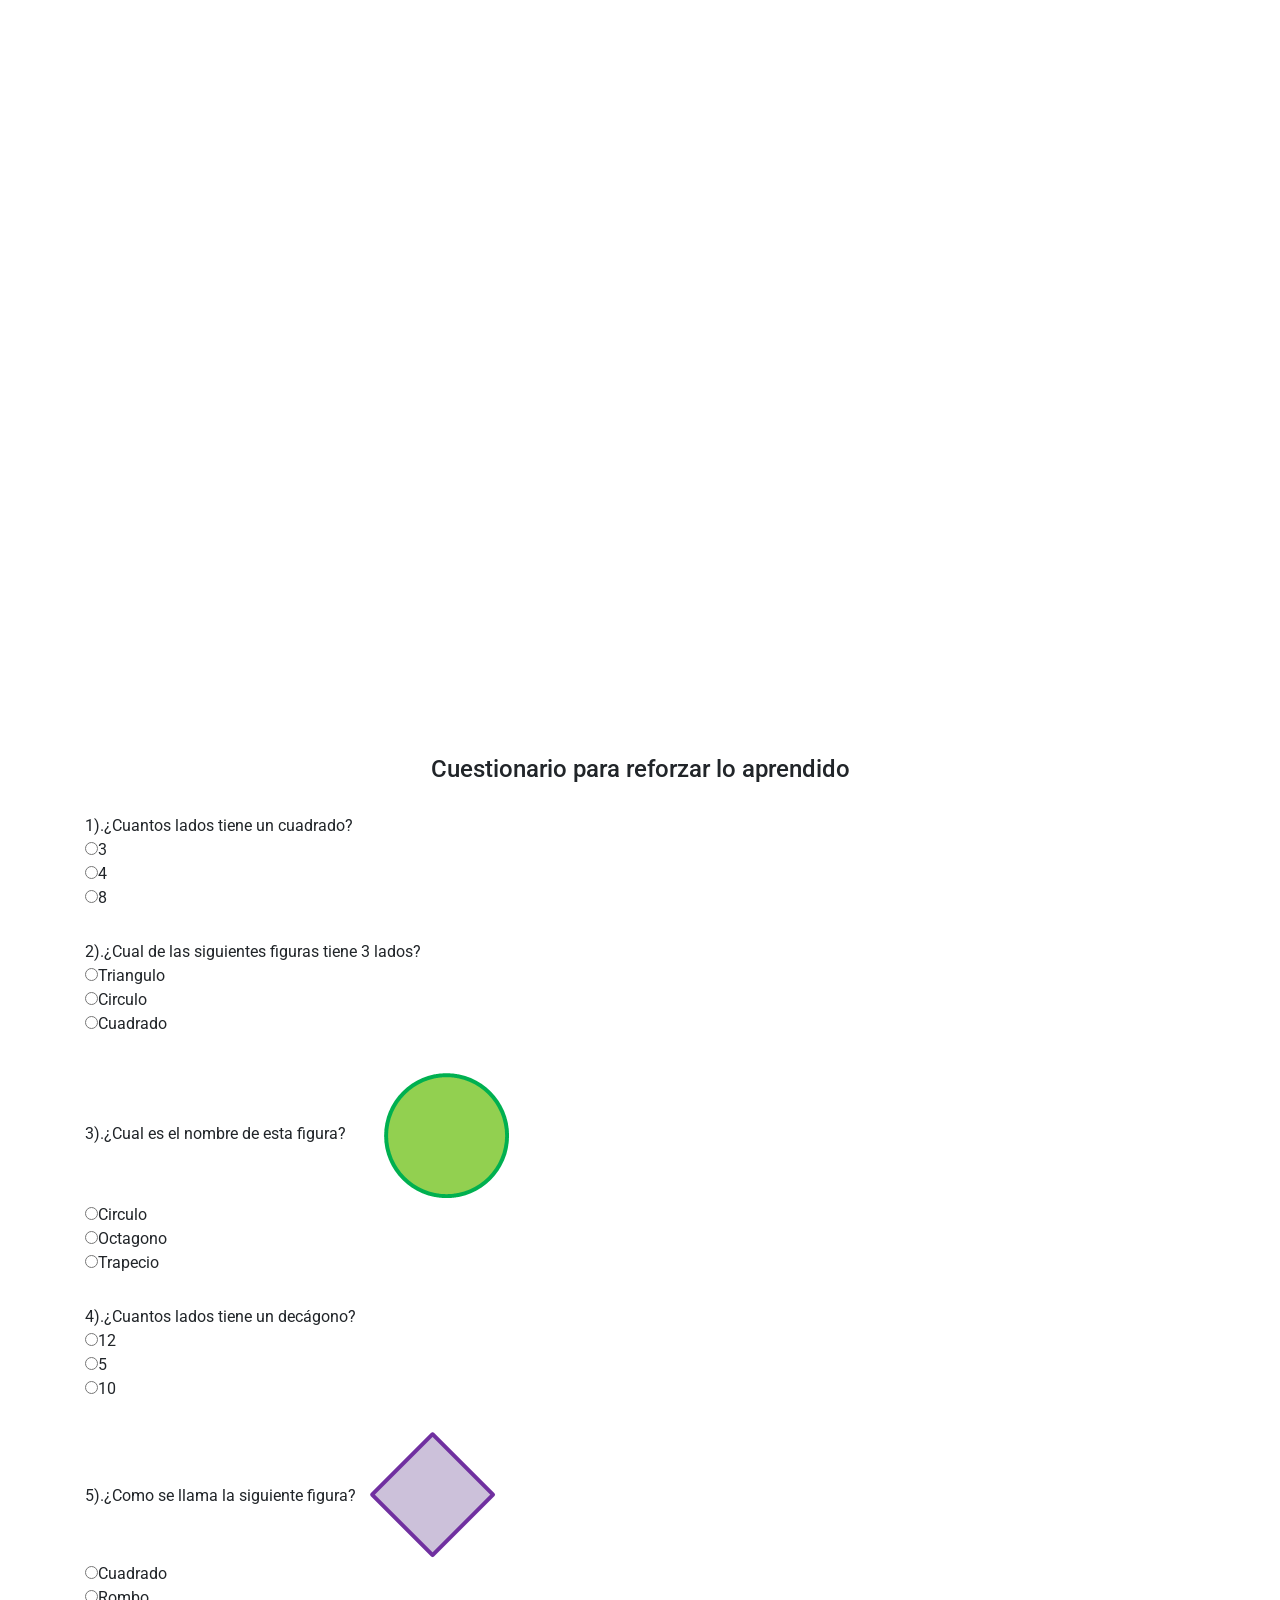
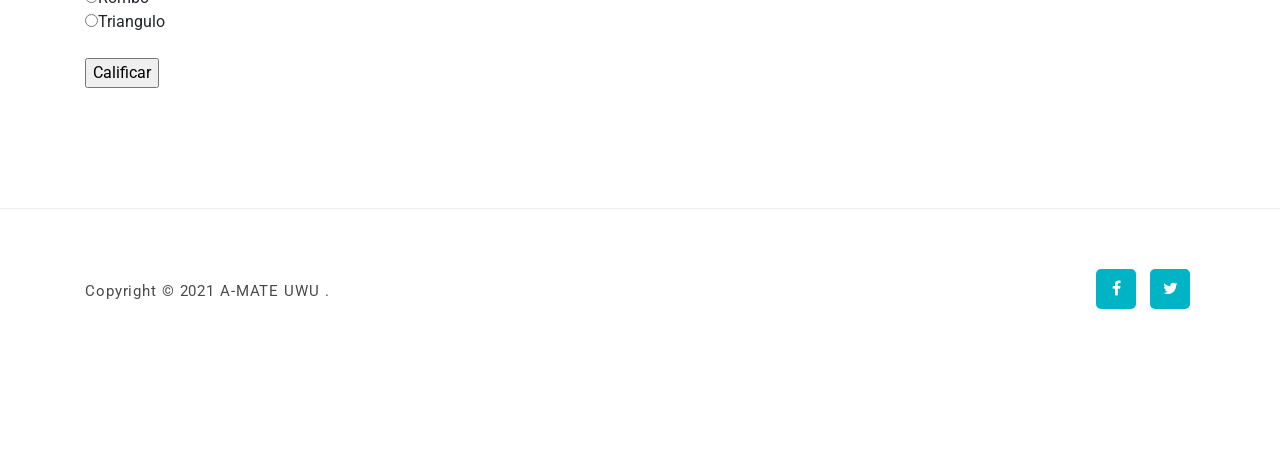
<file: MisProyectos/AMateUWU/figuras-geometricas.html>
<!DOCTYPE html>
<html lang="en">

  <head>

    <meta charset="utf-8">
    <meta name="viewport" content="width=device-width, initial-scale=1, shrink-to-fit=no">
    <meta name="description" content="">
    <meta name="author" content="Template Mo">
    <link href="https://fonts.googleapis.com/css?family=Roboto:100,300,400,500,700,900" rel="stylesheet">

    <title>Figuras geométricas</title>

    <link rel="stylesheet" type="text/css" href="assets/csstemas/bootstrap.min.css">
    <link rel="stylesheet" type="text/css" href="assets/csstemas/font-awesome.css">
    <link rel="stylesheet" type="text/css" href="assets/csstemas/templatemo-art-factory.css">
    <link rel="stylesheet" type="text/css" href="assets/csstemas/owl-carousel.css">

    </head>
    
    <body>
    
    <!-- ***** Preloader Start ***** -->
    <div id="preloader">
        <div class="jumper">
            <div></div>
            <div></div>
            <div></div>
        </div>
    </div>  

    <!-- ***** Header Area Start ***** -->
    <header class="header-area header-sticky">
        <div class="container">
            <div class="row">
                <div class="col-12">
                    <nav class="main-nav">
                        <!-- ***** Logo Start ***** -->
                        <a href="index.html" class="logo"><img src="assets/images/logo.jpg" width="100" height="60" alt=""/></a>
                        <!-- ***** Logo End ***** -->
                        <!-- ***** Menu Start ***** -->
                        <ul class="nav">
                            <li class="scroll-to-section"><a href="index.html" class="active">Inicio</a></li> 
							<li class="scroll-to-section"><a href="calculadora.html">Calculadora Online</a></li>
						</ul>
    <!-- ***** Menu End ***** -->
                    </nav>
                </div>
            </div>
        </div>
	<script language="JavaScript">
function averiguarNota (examen) {
            var resultado = 0;
            for (i=0; i<examen.elements.length; i++)
             if ( (examen.elements[i].type=="radio") && (examen.elements[i].value=="bien") && (examen.elements[i].checked))
                resultado++;
	alert ("Acertaste "+ resultado + " de 5 preguntas." );
return false;
}
//->
</script>	
    </header>
    <!-- ***** Welcome Area Start ***** -->
    <div class="welcome-area" id="welcome">
    
    </div>

    <!-- ***** Features Big Item Start ***** -->
    <section class="section" id="about">
        <div class="container">
			<center>
			  <h2>Figuras geométricas			</h2>
			  <p>&nbsp;</p>
			  <p>Las Figuras geométricas son un conjunto de puntos, cuerpos,  superficies y líneas cerradas que forman distintas imágenes, cada uno con  distintos nombres y características. Las figuras geométricas se encuentran en  todo lugar donde veamos, y hay desde las más sencillas hasta algunas más  complejas.</p>
              <p>Los distintos tipos de figuras geométricas son:</p>
              <h4>Circulares:</h4>
			  <p>Circulo: Es una figura con líneas curvas y del centro a cualquier lado tiene el mismo tamaño</p>
			  <p><img src="assets/images/Circulo.png" width="191" height="137" alt=""/></p>
			  <p>Elipse: Es una figura de líneas curvas, donde tiene una medida mas grande que otra desde el centro.</p>
			  <p><img src="assets/images/elipse.png" width="355" height="116" alt=""/></p>
			  <h4>Triangulares:</h4>	
			  <p>Equilátero: Se compone de 3 lados con líneas rectas y su medida por lado es igual en todos.</p>
			  <p><img src="assets/images/triangulo.png" width="144" height="139" alt=""/></p>
			  <p>Isosceles:  Se compone de 3 lados con líneas rectas y 2 de sus medidas son iguales.</p>
			  <p><img src="assets/images/triangulo2.png" width="96" height="169" alt=""/></p>
			  <p>Escaleno: Se compone de 3 lados con líneas rectas y ninguna  medida de sus lados es igual.</p>
			  <p><img src="assets/images/triangulo3.png" width="232" height="117" alt=""/></p>
			  <h4>Paralelogramos:</h4>
			  <p>Cuadrado:  Sus lados son iguales y ocupa 4 líneas rectas.</p>
			  <p><img src="assets/images/cuadrado.png" width="142" height="137" alt=""/></p>
			  <p>Rectangulo:  De sus 4 lados, 2 de ellos son iguales pero más grandes que los otros 2, y de  lo otros son iguales pero de menor tamaño que los anteriores.</p>
			  <p><img src="assets/images/rectangulo.png" width="238" height="115" alt=""/></p>
			  <p>Rombo:  Sus 4 lados son iguales.</p>
			  <p><img src="assets/images/rombo.png" width="149" height="131" alt=""/></p>
			  <p>Romboide:  Tiene 4 lados, los paralelos son iguales y los restantes son iguales pero  menores de tamaño en comparación a los paralelos.</p>
			  <p><img src="assets/images/romboide.png" width="244" height="87" alt=""/></p>
			  <h4>No paralelogramos:</h4>
			  <p>Trapecio:  Sus lados no son consecutivos.</p>
			  <p><img src="assets/images/trapecio.png" width="248" height="115" alt=""/></p>
			  <p>Trapezoide: No tiene ningún  lado  paralelo a otro.</p>
			  <p><img src="assets/images/trapezoide.png" width="292" height="129" alt=""/></p>
			  <p>&nbsp;</p>
			  <p>&nbsp;</p>
			  <p>Pentágono:  Polígono de 5 lados</p>
			  <p><img src="assets/images/pentagono.png" width="146" height="152" alt=""/></p>
			  <p>Hexágono:  Polígono de 6 lados.</p>
			  <p><img src="assets/images/hexagono.png" width="160" height="160" alt=""/></p>
			  <p>Heptágono:  Polígono de 7 lados.</p>
			  <p><img src="assets/images/heptagono.png" width="159" height="161" alt=""/></p>
			  <p>Octágono:  Polígono de 8 lados.</p>
			  <p><img src="assets/images/octagono.png" width="177" height="153" alt=""/></p>
			  <p>Eneágonos:  Polígono de 9 lado.</p>
<p><img src="assets/images/eneagono.png" width="178" height="159" alt=""/></p>
<p>Decágonos:  Polígono de 10 lados.</p>
<p><img src="assets/images/decagono.png" width="179" height="170" alt=""/></p>
<p>&nbsp;</p>
<h4>Videos para reforzar lo aprendido</h4>
				<p></p>
				<iframe width="731" height="411" src="https://www.youtube.com/embed/F_Hc1aOAYHw" title="YouTube video player" frameborder="0" allow="accelerometer; autoplay; clipboard-write; encrypted-media; gyroscope; picture-in-picture" allowfullscreen></iframe>
				<p></p>
			  <iframe width="731" height="411" src="https://www.youtube.com/embed/NnKUAeE8DKI" title="YouTube video player" frameborder="0" allow="accelerometer; autoplay; clipboard-write; encrypted-media; gyroscope; picture-in-picture" allowfullscreen></iframe>
				<p></p>
				<h4>Cuestionario para reforzar lo aprendido</h4>
				<p></p>
          </center>
<form name="examen" onsubmit = "return averiguarNota(this);">
1).¿Cuantos lados tiene un cuadrado?
<br><input type="radio" name="respuesta1" value="mal">3
<br><input type="radio" name="respuesta1" value="bien">4
<br><input type="radio" name="respuesta1" value="mal">8
<br>
<p></p>	
2).¿Cual de las siguientes figuras tiene 3 lados?
<br>
<input type="radio" name="respuesta2" value="bien">Triangulo
<br><input type="radio" name="respuesta2" value="mal">Circulo
<br><input type="radio" name="respuesta2" value="mal">Cuadrado
<br>	
<p></p>
3).¿Cual es el nombre de esta figura?
	<img src="assets/images/Circulo.png" width="191" height="137" alt=""/>
<br><input type="radio" name="respuesta3" value="bien">Circulo
<br><input type="radio" name="respuesta3" value="mal">Octagono
<br><input type="radio" name="respuesta3" value="mal">Trapecio
<br>	
<p></p>
4).¿Cuantos lados tiene un decágono?
<br><input type="radio" name="respuesta4" value="mal">12
<br><input type="radio" name="respuesta4" value="mal">5
<br><input type="radio" name="respuesta4" value="bien">10
<br>
<p></p>
5).¿Como se llama la siguiente figura?
<img src="assets/images/rombo.png" width="149" height="131" alt=""/>
<br><input type="radio" name="respuesta5" value="mal">Cuadrado
<br><input type="radio" name="respuesta5" value="bien">Rombo
<br><input type="radio" name="respuesta5" value="mal">Triangulo
<br>
<br><input type="submit" value="Calificar">
</form>
			
      </div>
    </section>

		
    <footer>
        <div class="container">
            <div class="row">
                <div class="col-lg-7 col-md-12 col-sm-12">
                    <p class="copyright">Copyright &copy; 2021 A-MATE UWU 
                
                .</p>
                </div>
                <div class="col-lg-5 col-md-12 col-sm-12">
                    <ul class="social">
                        <li><a href="https://www.facebook.com/A-MATE-UWU-108049115022437"><i class="fa fa-facebook"></i></a></li>
                        <li><a href="https://twitter.com/amateuwu"><i class="fa fa-twitter"></i></a></li>
                    </ul>
                </div>
            </div>
        </div>
    </footer>
    
    <!-- jQuery -->
    <script src="assets/js/jquery-2.1.0.min.js"></script>

    <!-- Bootstrap -->
    <script src="assets/js/popper.js"></script>
    <script src="assets/js/bootstrap.min.js"></script>

    <!-- Plugins -->
    <script src="assets/js/owl-carousel.js"></script>
    <script src="assets/js/scrollreveal.min.js"></script>
    <script src="assets/js/waypoints.min.js"></script>
    <script src="assets/js/jquery.counterup.min.js"></script>
    <script src="assets/js/imgfix.min.js"></script> 
    
    <!-- Global Init -->
    <script src="assets/js/custom.js"></script>

  </body>
</html>
</file>
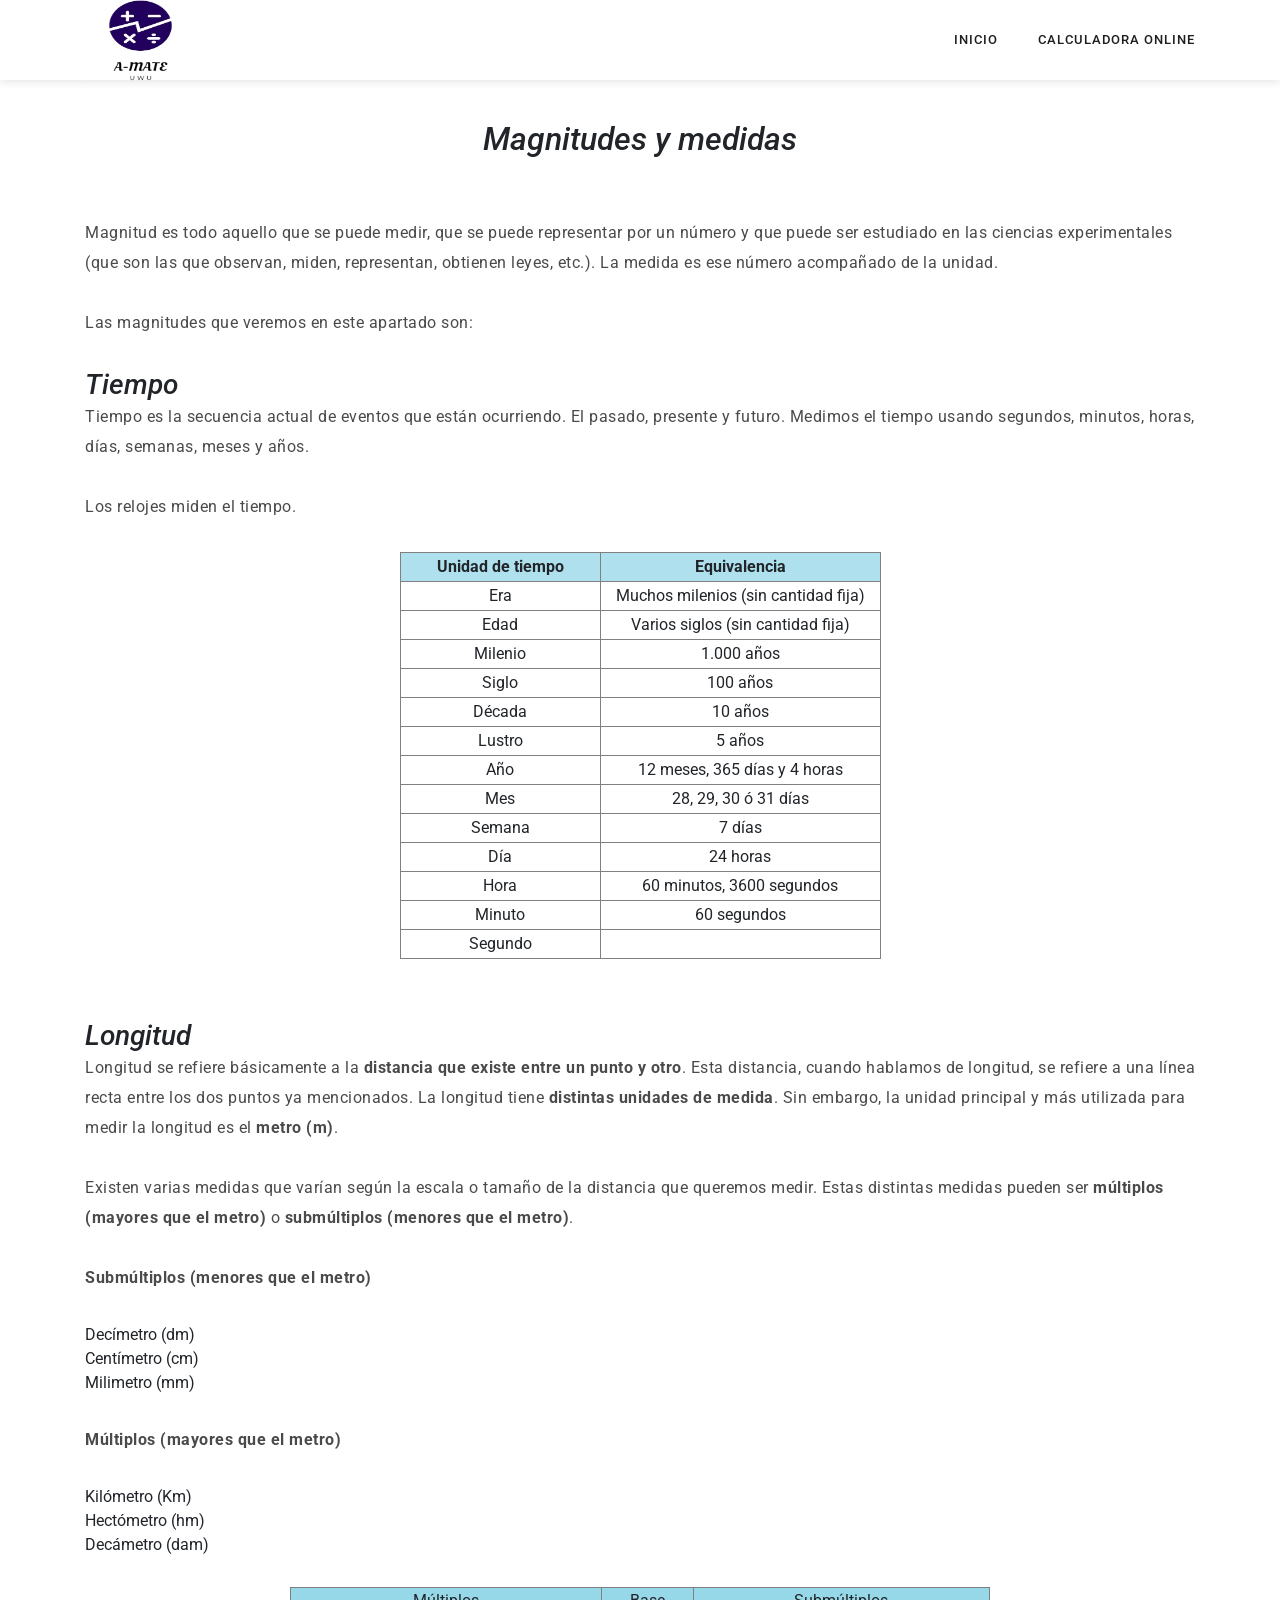
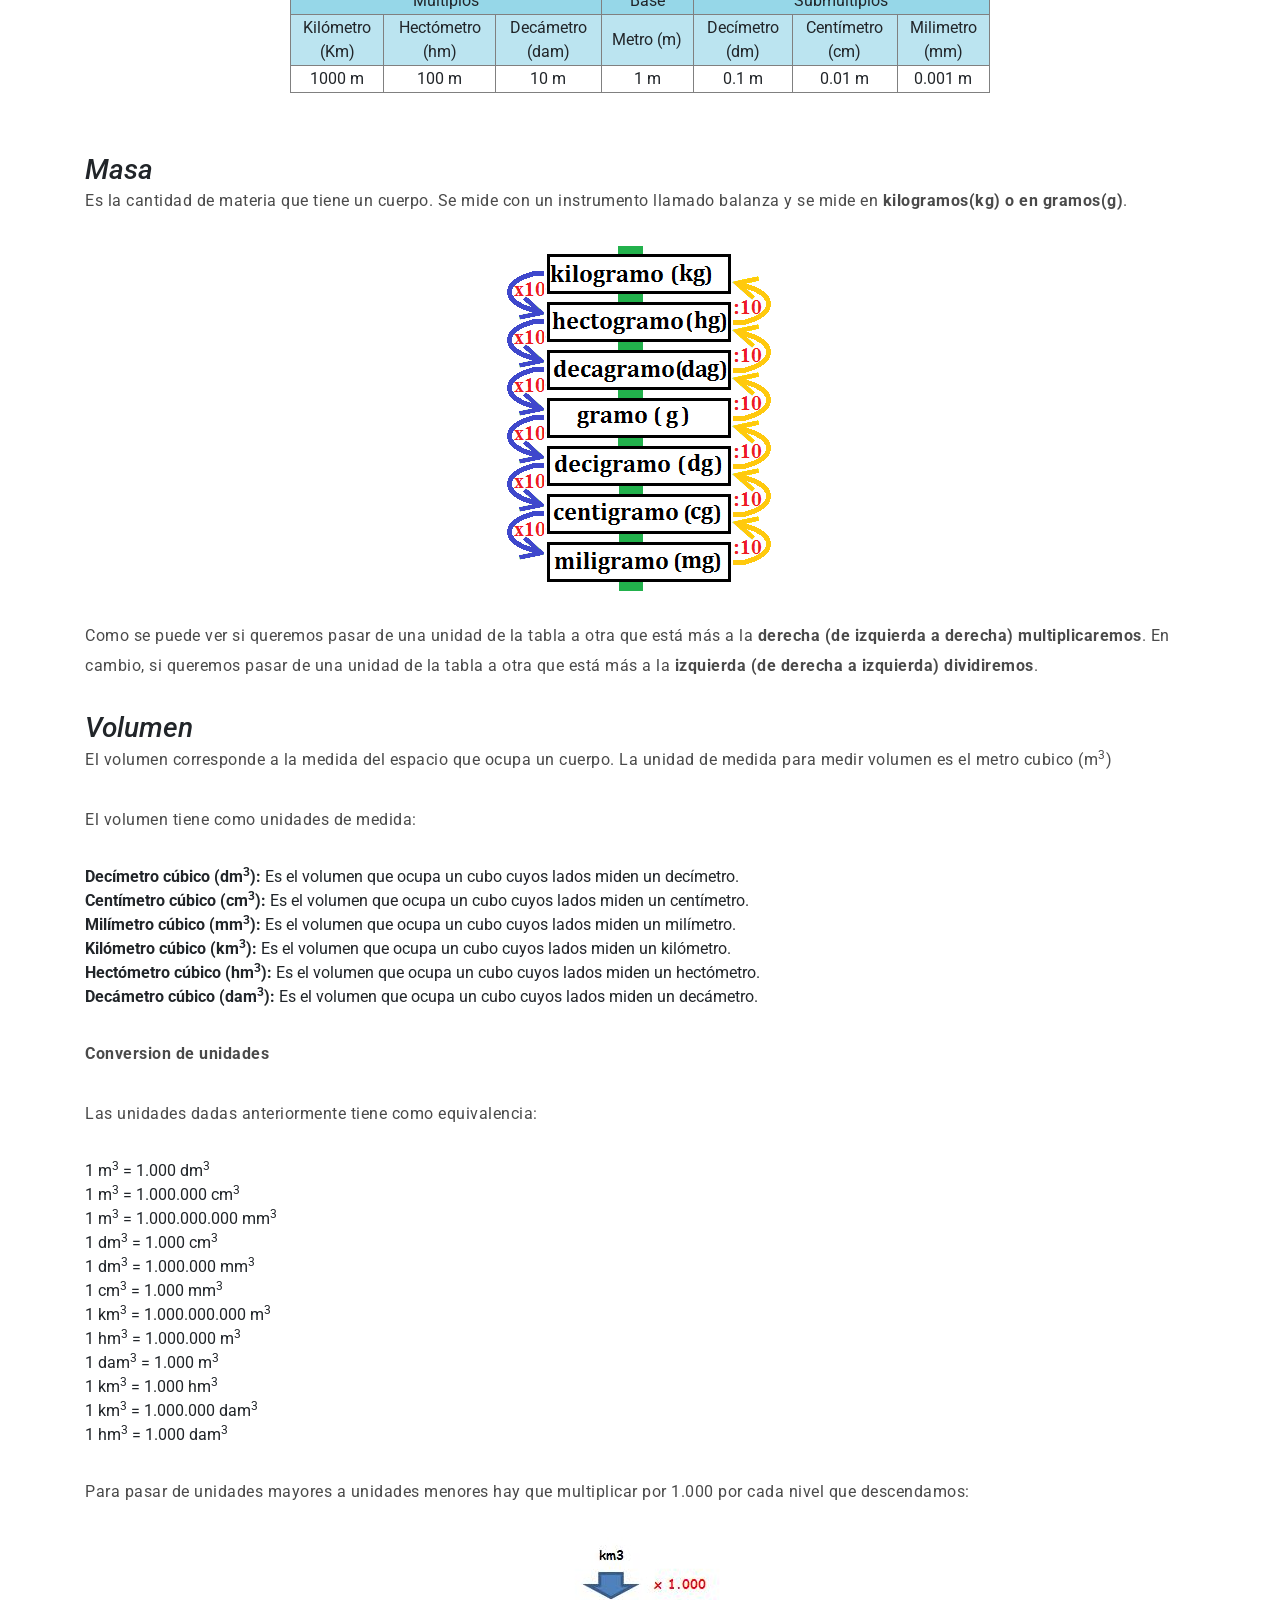
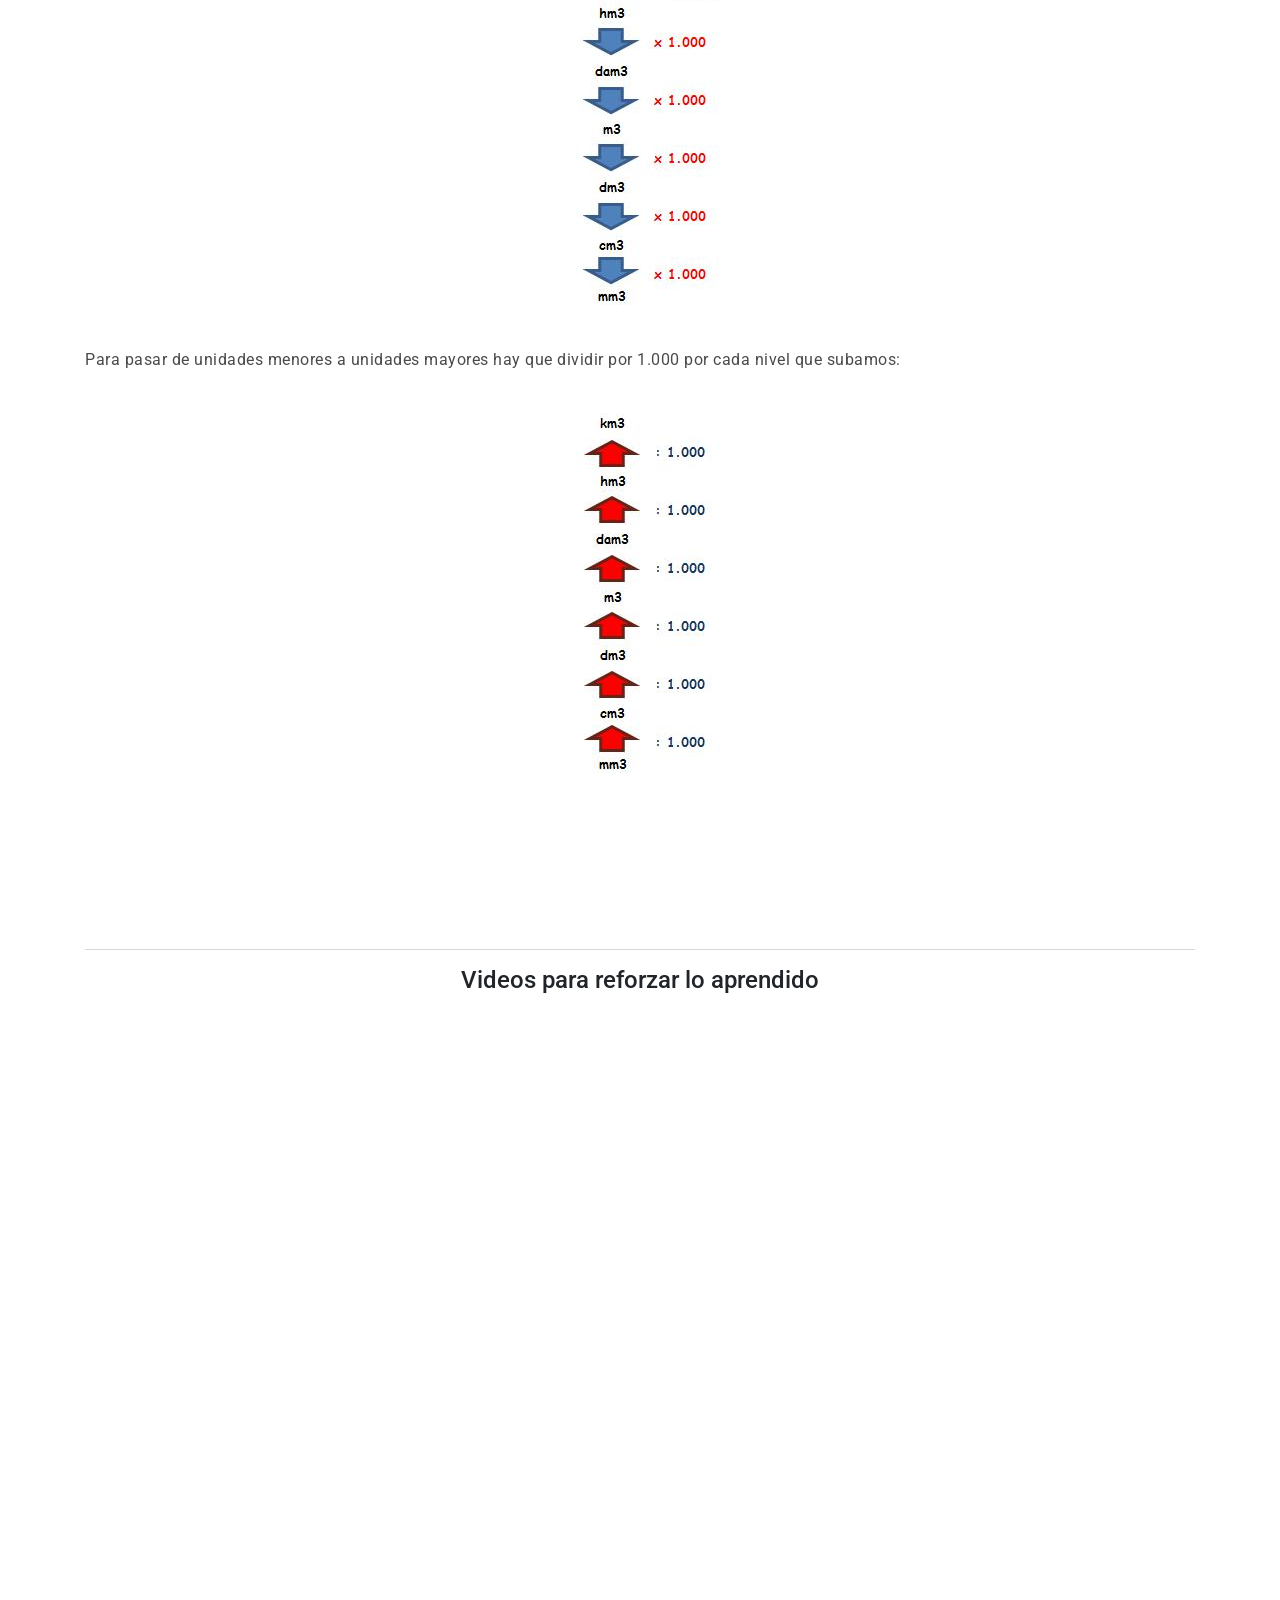
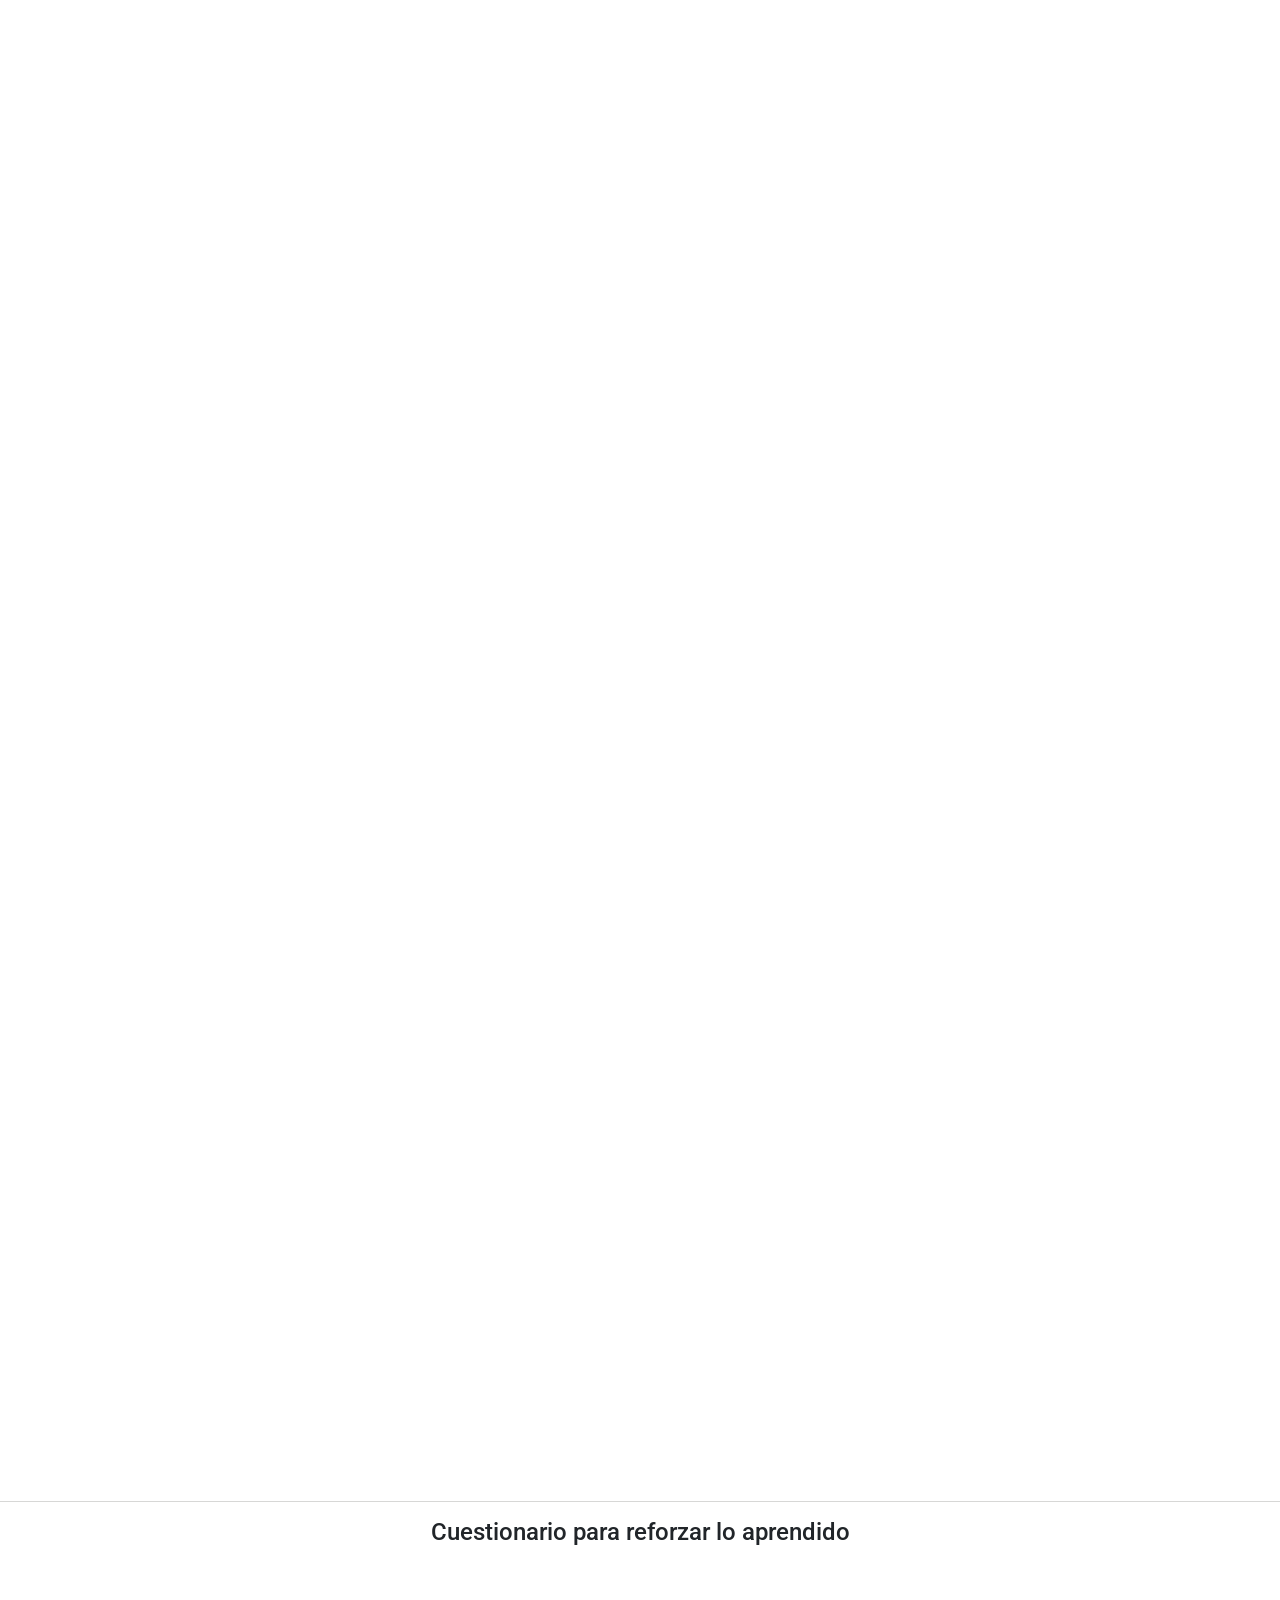
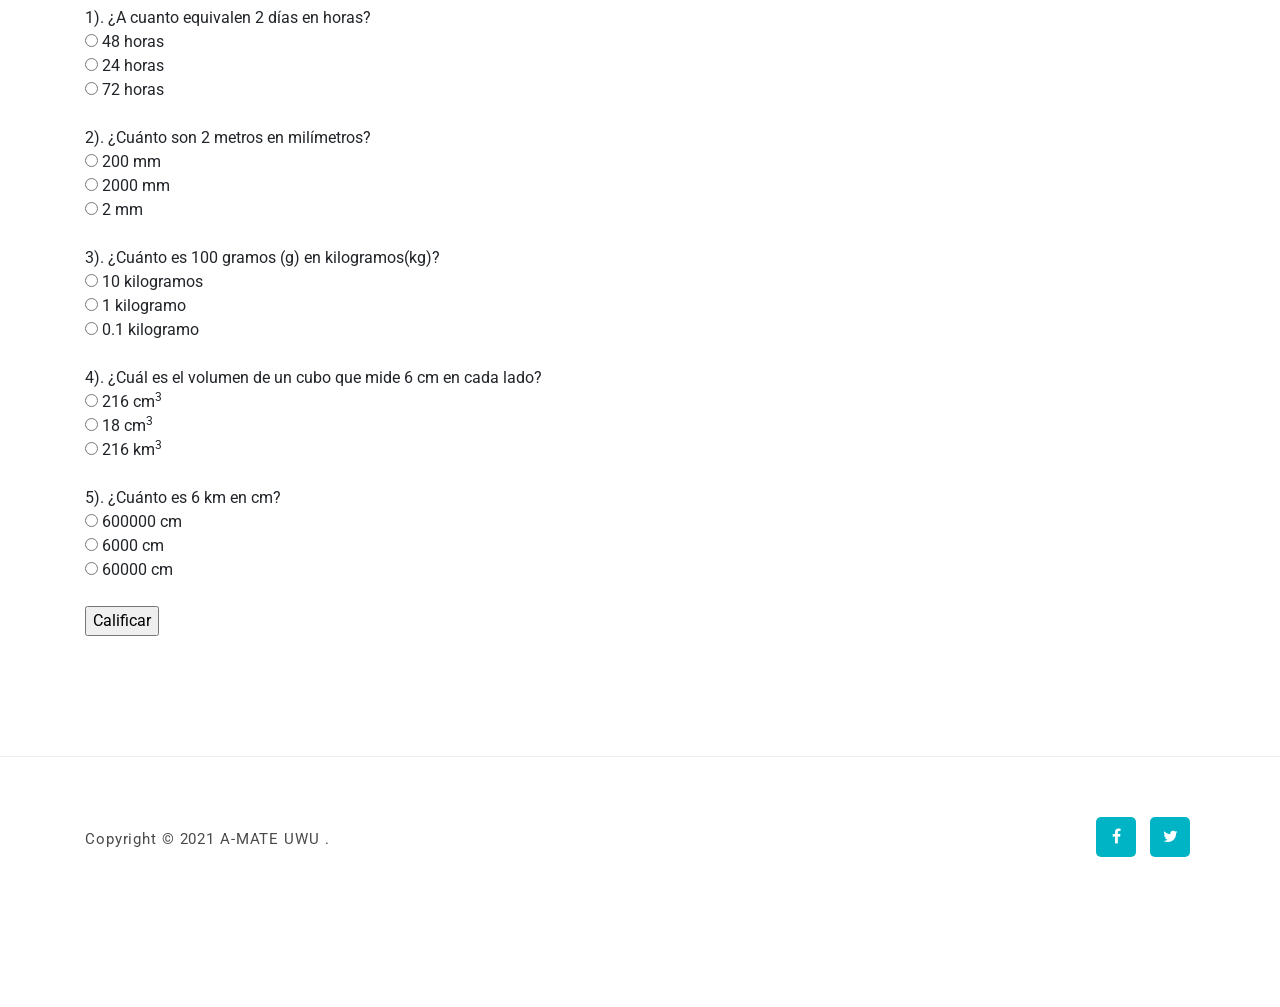
<file: MisProyectos/AMateUWU/mag-y-med.html>
<!DOCTYPE html>
<html lang="en">

  <head>

    <meta charset="utf-8">
    <meta name="viewport" content="width=device-width, initial-scale=1, shrink-to-fit=no">
    <meta name="description" content="">
    <meta name="author" content="Template Mo">
    <link href="https://fonts.googleapis.com/css?family=Roboto:100,300,400,500,700,900" rel="stylesheet">

    <title>Magnitudes y medidas</title>
<!--

ART FACTORY

https://templatemo.com/tm-537-art-factory

-->
    <!-- Additional CSS Files -->
    <link rel="stylesheet" type="text/css" href="assets/csstemas/bootstrap.min.css">
    <link rel="stylesheet" type="text/css" href="assets/csstemas/font-awesome.css">
    <link rel="stylesheet" type="text/css" href="assets/csstemas/templatemo-art-factory.css">
    <link rel="stylesheet" type="text/css" href="assets/csstemas/owl-carousel.css">

    </head>
    
    <body>
    
    <!-- ***** Preloader Start ***** -->
    <div id="preloader">
        <div class="jumper">
            <div></div>
            <div></div>
            <div></div>
        </div>
    </div>  
    <!-- ***** Preloader End ***** -->
    
    
    <!-- ***** Header Area Start ***** -->
    <header class="header-area header-sticky">
        <div class="container">
            <div class="row">
                <div class="col-12">
                    <nav class="main-nav">
                        <!-- *** Logo Start *** -->
                        <a href="index.html" class="logo"><img src="assets/images/logo.png" width="130" height="85" alt=""/></a>
                        <!-- *** Logo End *** -->
                        <!-- *** Menu Start *** -->
                        <ul class="nav">
                            <li class="scroll-to-section"><a href="index.html" class="inicio">Inicio</a></li>
							<li class="scroll-to-section"><a href="calculadora.html">Calculadora Online</a></li>
							</ul>
                       
                        
                        <!-- *** Menu End *** -->
                    </nav>
                </div>
            </div>
        </div>
    </header>
    <!-- ***** Header Area End ***** -->


    <!-- ***** Welcome Area Start ***** -->
    <div class="welcome-area" id="welcome">
    
    </div>
    <!-- ***** Welcome Area End ***** -->


    <!-- ***** Features Big Item Start ***** -->
    <section class="section" id="about">
        <div class="container">
			<em><center>
			  <h2>Magnitudes y medidas</h2>
			  <p>&nbsp;</p>
			</center></em>
			<p>Magnitud es todo aquello que se puede medir, que se puede representar por un número y que puede ser estudiado en las ciencias experimentales (que son las que observan, miden, representan, obtienen leyes, etc.).  La medida es ese número acompañado de la unidad.</p>
			<p>Las magnitudes que veremos en este apartado son:</p>
			
			<h3><span id="tiempo"><em>Tiempo</em></span></h3>
			<p>Tiempo es la secuencia actual de eventos que están ocurriendo. El pasado, presente y futuro. Medimos el tiempo usando segundos, minutos, horas, días, semanas, meses y años.</p>
		  <p>Los relojes miden el tiempo.</p>
			<table class="juego" border="1" cellspacing="0" cellpadding="2" align="center">
<tbody>
<tr>
<td width="200" align="center" bgcolor="#AEE0EE"><b>Unidad de tiempo   </b></td>
<td width="280" align="center" bgcolor="#AEE0EE"><b>Equivalencia</b></td>

</tr>
<tr>
<td width="200" align="center">Era</td>
<td width="280" align="center">Muchos milenios (sin cantidad fija)</td>
</tr>
<tr>
<td width="200" align="center">Edad</td>
<td width="280" align="center">Varios siglos (sin cantidad fija)</td>
</tr>
<tr>
<td width="200" align="center">Milenio</td>
<td width="280" align="center">1.000 años</td>
</tr>
<tr>
<td width="200" align="center">Siglo</td>
<td width="280" align="center">100 años</td>
</tr>
<tr>
<td width="200" align="center">Década</td>
<td width="280" align="center">10 años</td>
</tr>
<tr>
<td width="200" align="center">Lustro</td>
<td width="280" align="center">5 años</td>
</tr>
<tr>
<td width="200" align="center">Año</td>
<td width="280" align="center">12 meses, 365 días y 4 horas</td>
</tr>
<tr>
<td width="200" align="center">Mes</td>
<td width="280" align="center">28, 29, 30 ó 31 días</td>
</tr>
<tr>
<td width="200" align="center">Semana</td>
<td width="280" align="center">7 días</td>
</tr>
<tr>
<td width="200" align="center">Día</td>
<td width="280" align="center">24 horas</td>
</tr>
<tr>
<td width="200" align="center">Hora</td>
<td width="280" align="center">60 minutos, 3600 segundos</td>
</tr>
<tr>
<td width="200" align="center">Minuto</td>
<td width="280" align="center">60 segundos</td>
</tr>
<tr>
<td width="200" align="center">Segundo</td>
<td width="280" align="center"></td>
</tr>
</tbody>
</table>
			<p>&nbsp;</p>
			
			<h3><span id="long"><em>Longitud</em></span></h3>
			<p>Longitud se refiere básicamente a la <b>distancia que existe entre un punto y otro</b>. Esta distancia, cuando hablamos de longitud, se refiere a una línea recta entre los dos puntos ya mencionados. La longitud tiene <b>distintas unidades de medida</b>. Sin embargo, la unidad principal y más utilizada para medir la longitud es el <b>metro (m)</b>.</p>
			<p>Existen varias medidas que varían según la escala o tamaño de la distancia que queremos medir. Estas distintas medidas pueden ser <b>múltiplos (mayores que el metro)</b> o <b>submúltiplos (menores que el metro)</b>.</p>
			<p><b>Submúltiplos (menores que el metro)</b></p>
			<p><ul type="circle">
  				<li >Decímetro (dm)</li>
  				<li >Centímetro (cm)</li>
				<li >Milimetro (mm)</li>
			</ul></p>
			<p><b>Múltiplos (mayores que el metro)</b></p>
			<p><ul type="circle">
  				<li>Kilómetro (Km)</li>
  				<li >Hectómetro (hm)</li>
				<li >Decámetro (dam)</li>
			</ul></p>
		  
		<table width="700" border="1" align="center">
  <tbody>
    <tr>
      <td colspan="3" align="center" valign="middle" bgcolor="#96D7E8">Múltiplos</td>
      <td align="center" valign="middle" bgcolor="#96D7E8">Base</td>
      <td colspan="3" align="center" valign="middle" bgcolor="#96D7E8">Submúltiplos</td>
      </tr>
    <tr>
      <td width="70" align="center" valign="middle" bgcolor="#BBE4F0">Kilómetro (Km)</td>
      <td width="70" align="center" valign="middle" bgcolor="#BBE4F0">Hectómetro (hm)</td>
      <td width="70" align="center" valign="middle" bgcolor="#BBE4F0">Decámetro (dam)</td>
      <td width="70" align="center" valign="middle" bgcolor="#BBE4F0">Metro (m)</td>
      <td width="70" align="center" valign="middle" bgcolor="#BBE4F0">Decímetro (dm)</td>
      <td width="70" align="center" valign="middle" bgcolor="#BBE4F0">Centímetro (cm)</td>
      <td width="70" align="center" valign="middle" bgcolor="#BBE4F0">Milimetro (mm)</td>
    </tr>
    <tr>
      <td width="70" align="center" valign="middle">1000 m</td>
      <td width="70" align="center" valign="middle">100 m</td>
      <td width="70" align="center" valign="middle">10 m</td>
      <td width="70" align="center" valign="middle">1 m</td>
      <td width="70" align="center" valign="middle">0.1 m</td>
      <td width="70" align="center" valign="middle">0.01 m</td>
      <td width="70" align="center" valign="middle">0.001 m</td>
    </tr>
  </tbody>
</table>
<p>&nbsp;</p>
		
		<h3><span id="masa"><em>Masa</em></span></h3>
			<p>Es la cantidad de materia que tiene un cuerpo. Se mide con un instrumento llamado balanza y se mide en <b>kilogramos(kg) o en gramos(g)</b>.</p>
		  <p><center><img src="assets/images/masa.png" ></center></p>
			<p>Como se puede ver si queremos pasar de una unidad de la tabla a otra que está más a la <b>derecha (de izquierda a derecha) multiplicaremos</b>. En cambio, si queremos pasar de una unidad de la tabla a otra que está más a la <b>izquierda (de derecha a izquierda) dividiremos</b>.</p>
			
		<h3><span id="vol"><em>Volumen</em></span></h3>
			<p>El volumen corresponde a la medida del espacio que ocupa un cuerpo. La unidad de medida para medir volumen es el metro cubico (m<sup>3</sup>)</p>
			<p>El volumen tiene como unidades de medida:</p>
			<p><ul type="circle">
  				<li><b>Decímetro cúbico (dm<sup>3</sup>):</b> Es el volumen que ocupa un cubo cuyos lados miden un decímetro.</li>
  				<li><b>Centímetro cúbico (cm<sup>3</sup>):</b> Es el volumen que ocupa un cubo cuyos lados miden un centímetro.</li>
				<li><b>Milímetro cúbico (mm<sup>3</sup>):</b> Es el volumen que ocupa un cubo cuyos lados miden un milímetro.</li>
				<li><b>Kilómetro cúbico (km<sup>3</sup>):</b> Es el volumen que ocupa un cubo cuyos lados miden un kilómetro.</li>
  				<li><b>Hectómetro cúbico (hm<sup>3</sup>):</b> Es el volumen que ocupa un cubo cuyos lados miden un hectómetro.</li>
				<li><b>Decámetro cúbico (dam<sup>3</sup>):</b> Es el volumen que ocupa un cubo cuyos lados miden un decámetro.</li>
			</ul></p>
	
	
			<p><b>Conversion de unidades</b></p>
	<p>Las unidades dadas anteriormente tiene como equivalencia:</p>
	<p><ul type="circle">
  				<li>1 m<sup>3</sup> = 1.000 dm<sup>3</sup></li>
  				<li>1 m<sup>3</sup> = 1.000.000 cm<sup>3</sup></li>
				<li>1 m<sup>3</sup> = 1.000.000.000 mm<sup>3</sup></li>
				<li>1 dm<sup>3</sup> = 1.000 cm<sup>3</sup></li>
  				<li>1 dm<sup>3</sup> = 1.000.000 mm<sup>3</sup></li>
				<li>1 cm<sup>3</sup> = 1.000 mm<sup>3</sup></li>
	<li>1 km<sup>3</sup> = 1.000.000.000 m<sup>3</sup></li>
	<li>1 hm<sup>3</sup> = 1.000.000 m<sup>3</sup></li>
	<li>1 dam<sup>3</sup> = 1.000 m<sup>3</sup></li>
	<li>1 km<sup>3</sup> = 1.000 hm<sup>3</sup></li>
	<li>1 km<sup>3</sup> = 1.000.000 dam<sup>3</sup></li>
	<li>1 hm<sup>3</sup> = 1.000 dam<sup>3</sup></li>
			</ul></p>
	
			<p>Para pasar de unidades mayores a unidades menores hay que multiplicar por 1.000 por cada nivel que descendamos:</p>
			<p><center><img src="assets/images/vol1.jpg" ></center></p>
			<p>Para pasar de unidades menores a unidades mayores hay que dividir por 1.000 por cada nivel que subamos:</p>
			<p><center><img src="assets/images/vol2.jpg" ></center></p>
			
			<p>&nbsp;</p>
            <p>&nbsp;</p>
			<div class="row"></div>
   			<hr size="8px" color="#efefee" />
			
		  <center><h4>Videos para reforzar lo aprendido<br></h4></center>
		<center><iframe width="731" height="411" src="https://www.youtube.com/embed/Akx80WWq1e0" title="YouTube video player" frameborder="0" allow="accelerometer; autoplay; clipboard-write; encrypted-media; gyroscope; picture-in-picture" allowfullscreen></iframe></center>
			<center><iframe width="731" height="411" src="https://www.youtube.com/embed/aZJaaw0dS9o" title="YouTube video player" frameborder="0" allow="accelerometer; autoplay; clipboard-write; encrypted-media; gyroscope; picture-in-picture" allowfullscreen></iframe></center>
			<center><iframe width="731" height="411" src="https://www.youtube.com/embed/JSHBtp8i85k" title="YouTube video player" frameborder="0" allow="accelerometer; autoplay; clipboard-write; encrypted-media; gyroscope; picture-in-picture" allowfullscreen></iframe></center>
			<center><iframe width="731" height="411" src="https://www.youtube.com/embed/FD9vMtZqk_4" title="YouTube video player" frameborder="0" allow="accelerometer; autoplay; clipboard-write; encrypted-media; gyroscope; picture-in-picture" allowfullscreen></iframe></center>
			<center><iframe width="731" height="411" src="https://www.youtube.com/embed/2iVQMcSgp0A" title="YouTube video player" frameborder="0" allow="accelerometer; autoplay; clipboard-write; encrypted-media; gyroscope; picture-in-picture" allowfullscreen></iframe></center>
			
			 <div class="row"></div>
      </div>
		<hr size="8px" color="#efefee" />
<div class="container">
    <h1>
	  <script language="JavaScript">
<!-- Se usan los comentarios para esconder el código a navegadores sin
JavaScript
function averiguarNota (examen) {
var resultado = 0;
for (i=0; i<examen.elements.length; i++)
if ((examen.elements[i].type=="radio")&& 
(examen.elements[i].value=="bien")&&
(examen.elements[i].checked))
resultado++;
alert ("Acertaste " + resultado + " de 5 preguntas.");
return false;
}
//-->
      </script>
	<center>
	  </center>
    </h1>
    <center>
      <h4>Cuestionario para reforzar lo aprendido
      </h4>
    </center>
    <h3>
      <center>
        <p>&nbsp;</p>
	</center>
	
  </h3>
    <form name="examen" onsubmit="return averiguarNota (this);">
         1). ¿A cuanto equivalen 2 días en horas?<br>
        <input type="radio" name="respuesta1" value="bien"> 48 horas<br>
		<input type="radio" name="respuesta1" value="mal"> 24 horas<br>
	  <input type="radio" name="respuesta1" value="mal"> 72 horas<br>
        <br>
		
        2). ¿Cuánto son 2 metros en milímetros?<br>
      <input type="radio" name="respuesta2" value="mal"> 200 mm<br>
      <input type="radio" name="respuesta2" value="bien"> 2000 mm<br>
        <input type="radio" name="respuesta2" value="mal"> 2 mm<br>

        <br>
        3). ¿Cuánto es 100 gramos (g) en kilogramos(kg)?<br>
        <input type="radio" name="respuesta3" value="mal"> 10 kilogramos<br>
        <input type="radio" name="respuesta3" value="mal"> 1 kilogramo<br>
        <input type="radio" name="respuesta3" value="bien"> 0.1 kilogramo<br>
      <br>
		
		4). ¿Cuál es el volumen de un cubo que mide 6 cm en cada lado?<br>
		<input type="radio" name="respuesta4" value="bien"> 216 cm<sup>3</sup><br>
 		<input type="radio" name="respuesta4" value="mal"> 18 cm<sup>3</sup><br>
 		<input type="radio" name="respuesta4" value="mal"> 216 km<sup>3</sup><br>
		<br>
		
		5). ¿Cuánto es 6 km en cm?<br>
		<input type="radio" name="respuesta 5" value="bien"> 600000 cm<br>
		<input type="radio" name="respuesta 5" value="mal"> 6000 cm<br>
		<input type="radio" name="respuesta5" value="mal"> 60000 cm<br>

		<br><input type="submit" value="Calificar">

		</form>		
	
	
        </div>
    </section>
    <!-- ***** Features Big Item End ***** -->


    


    


    
            


    
    <!-- ***** Footer Start ***** -->
    <footer>
        <div class="container">
            <div class="row">
                <div class="col-lg-7 col-md-12 col-sm-12">
                    <p class="copyright">Copyright &copy; 2021 A-MATE UWU  
                
                . 
                </div>
                <div class="col-lg-5 col-md-12 col-sm-12">
                    <ul class="social">
                        <li><a href="https://www.facebook.com/A-MATE-UWU-108049115022437"><i class="fa fa-facebook"></i></a></li>
                        <li><a href="https://twitter.com/amateuwu"><i class="fa fa-twitter"></i></a></li>
                    </ul>
                </div>
            </div>
        </div>
    </footer>
    
    <!-- jQuery -->
    <script src="assets/js/jquery-2.1.0.min.js"></script>

    <!-- Bootstrap -->
    <script src="assets/js/popper.js"></script>
    <script src="assets/js/bootstrap.min.js"></script>

    <!-- Plugins -->
    <script src="assets/js/owl-carousel.js"></script>
    <script src="assets/js/scrollreveal.min.js"></script>
    <script src="assets/js/waypoints.min.js"></script>
    <script src="assets/js/jquery.counterup.min.js"></script>
    <script src="assets/js/imgfix.min.js"></script> 
    
    <!-- Global Init -->
    <script src="assets/js/custom.js"></script>

  </body>
</html>
</file>
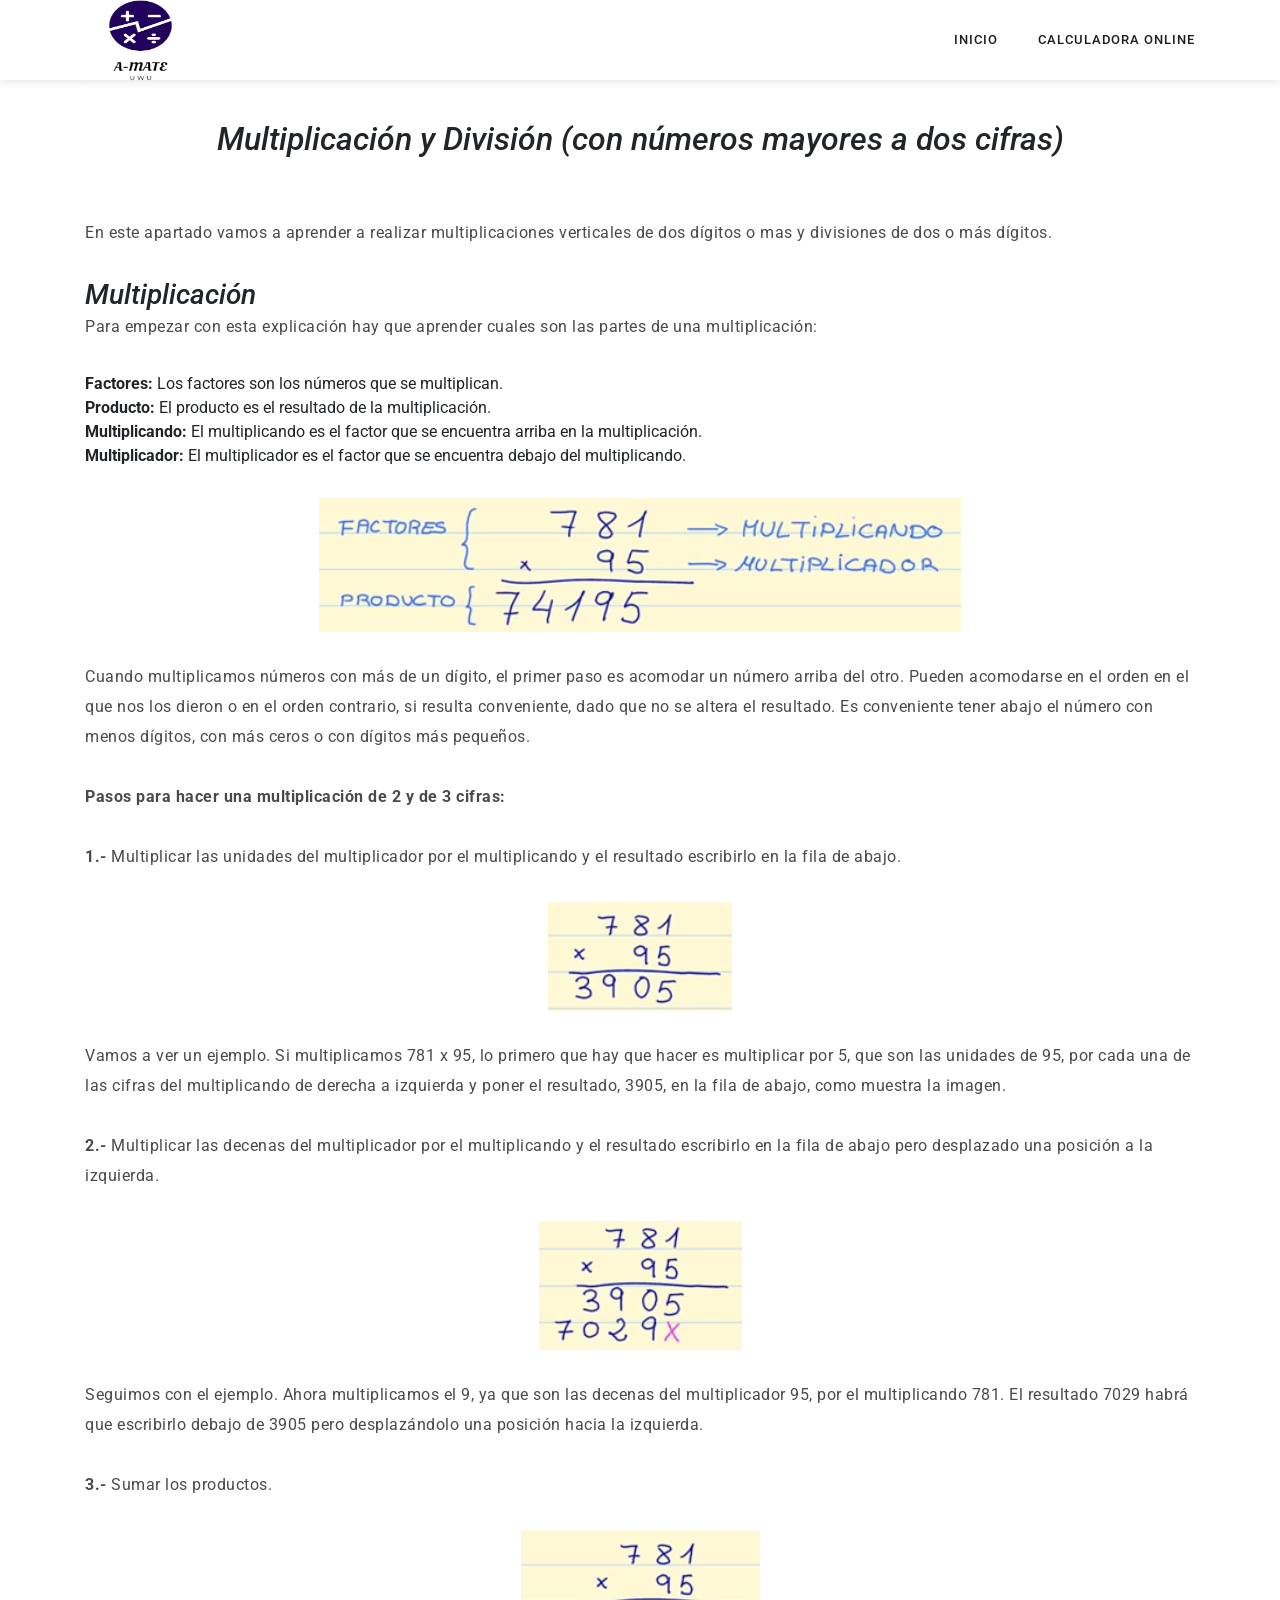
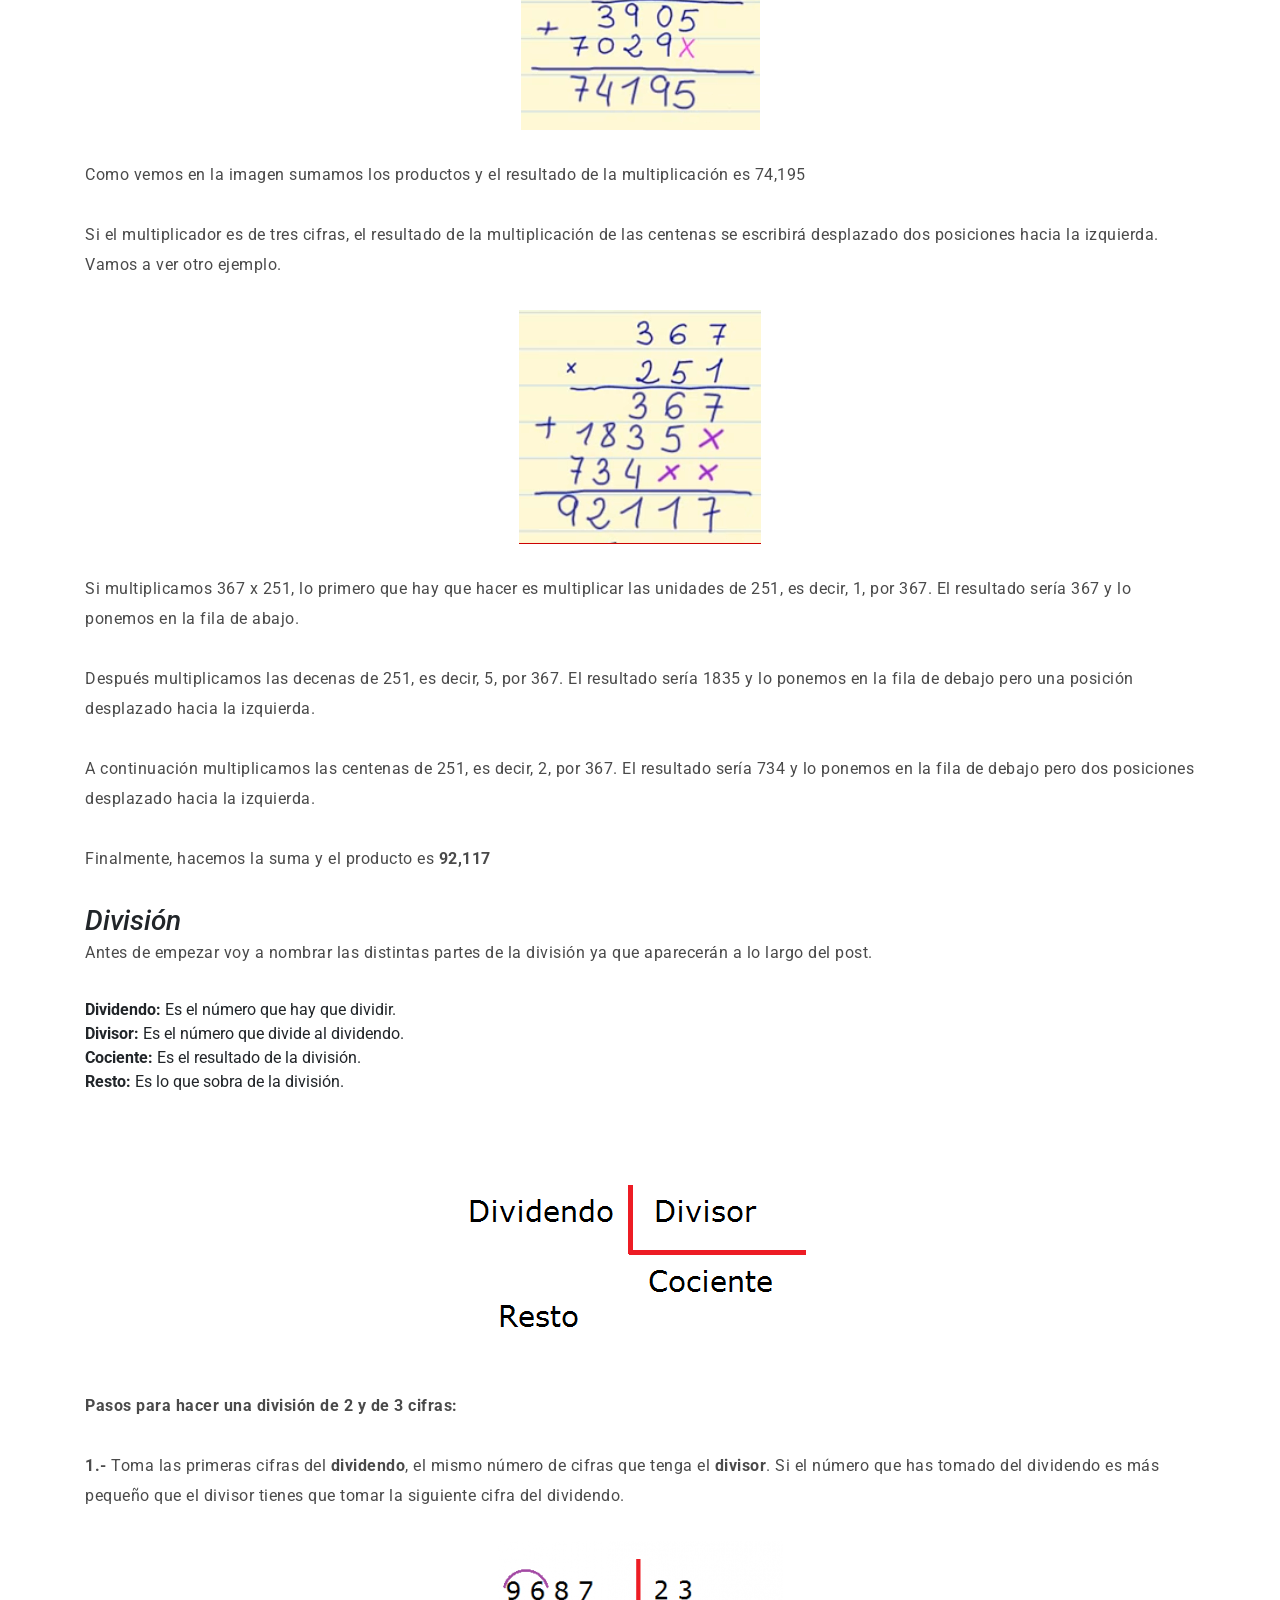
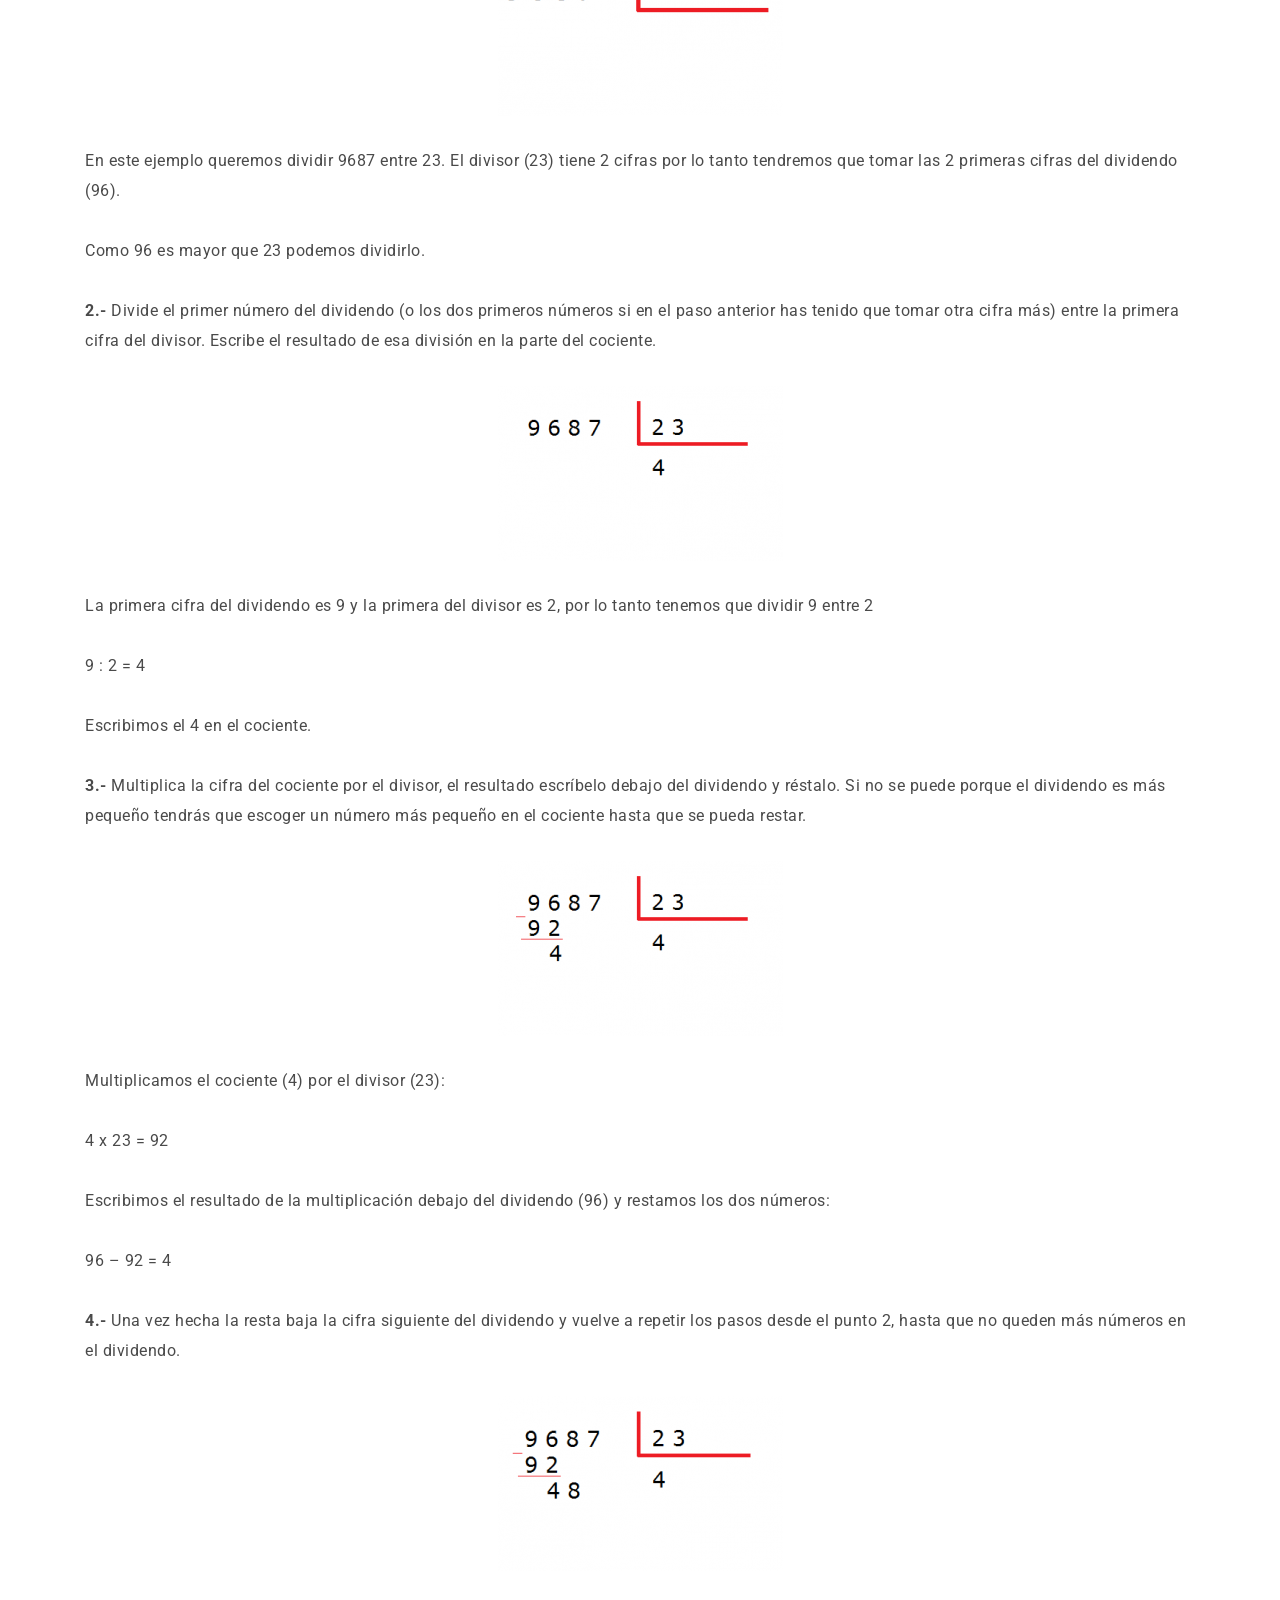
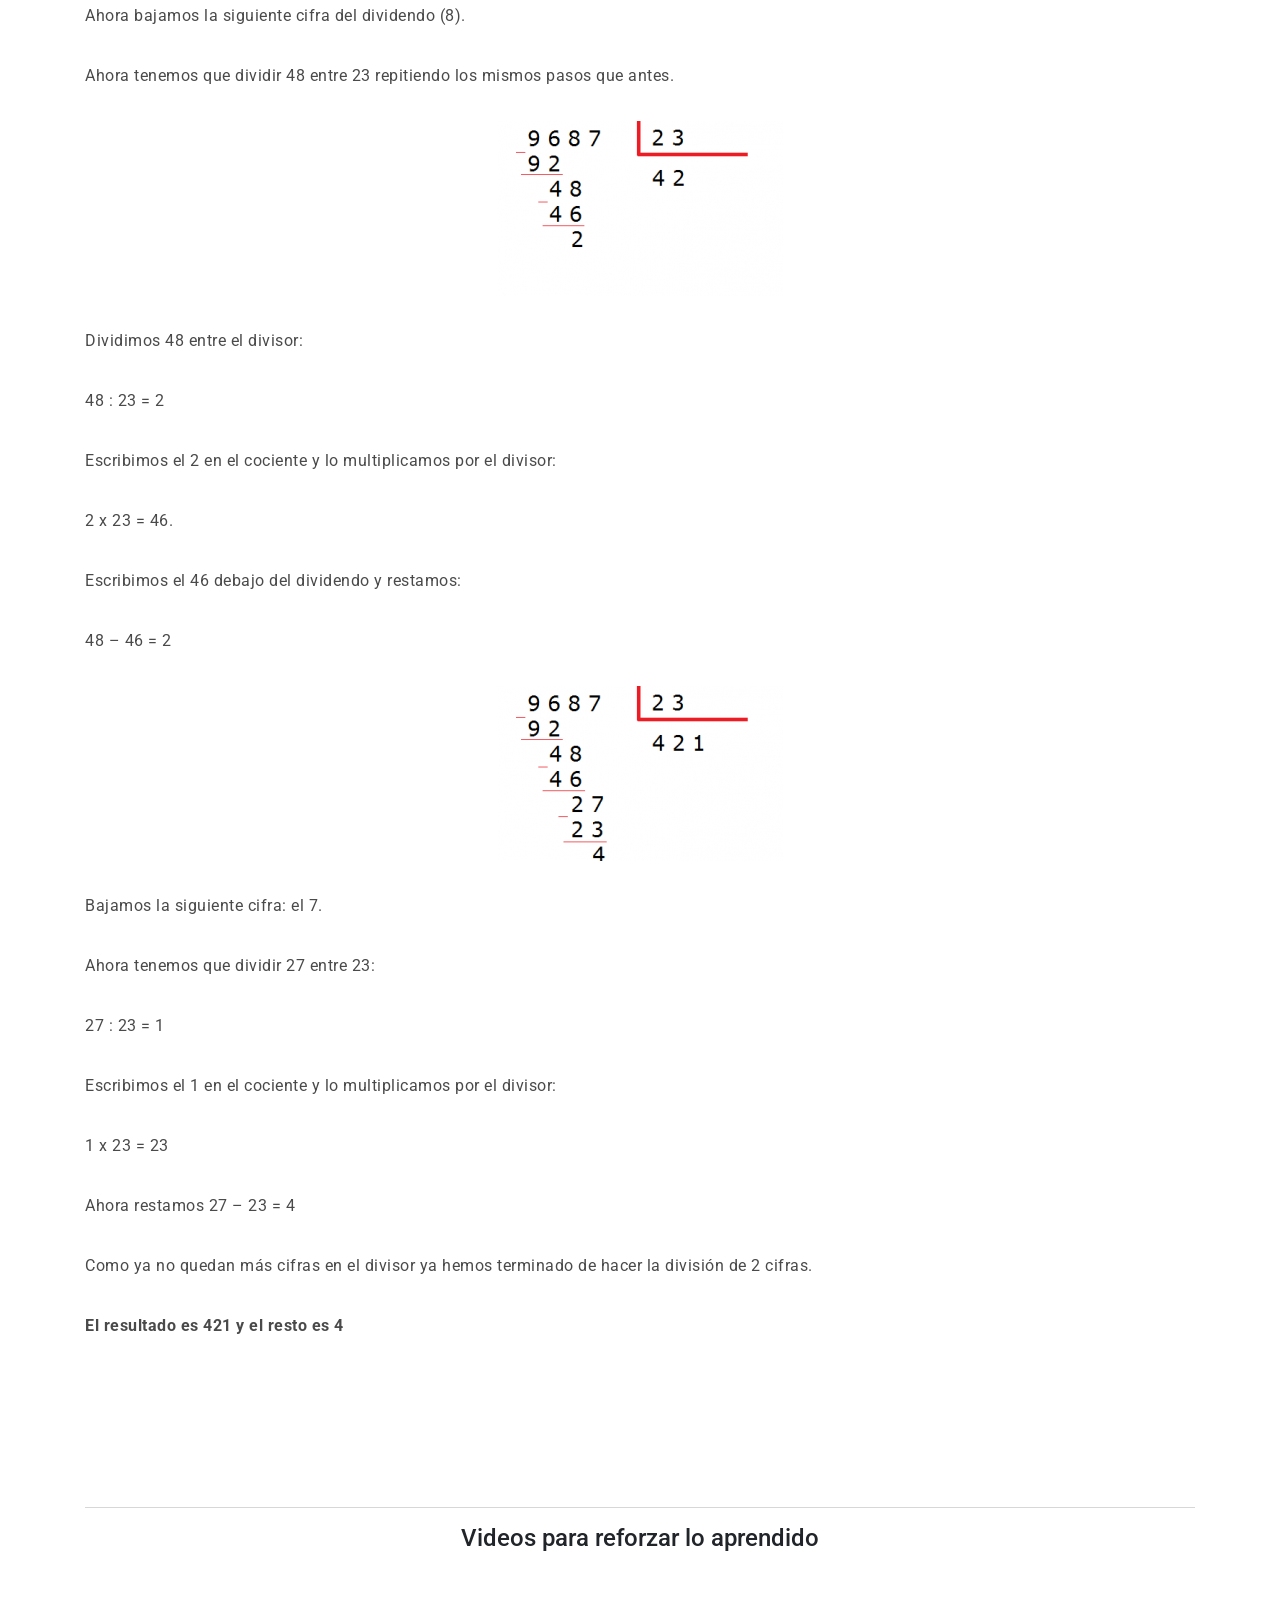
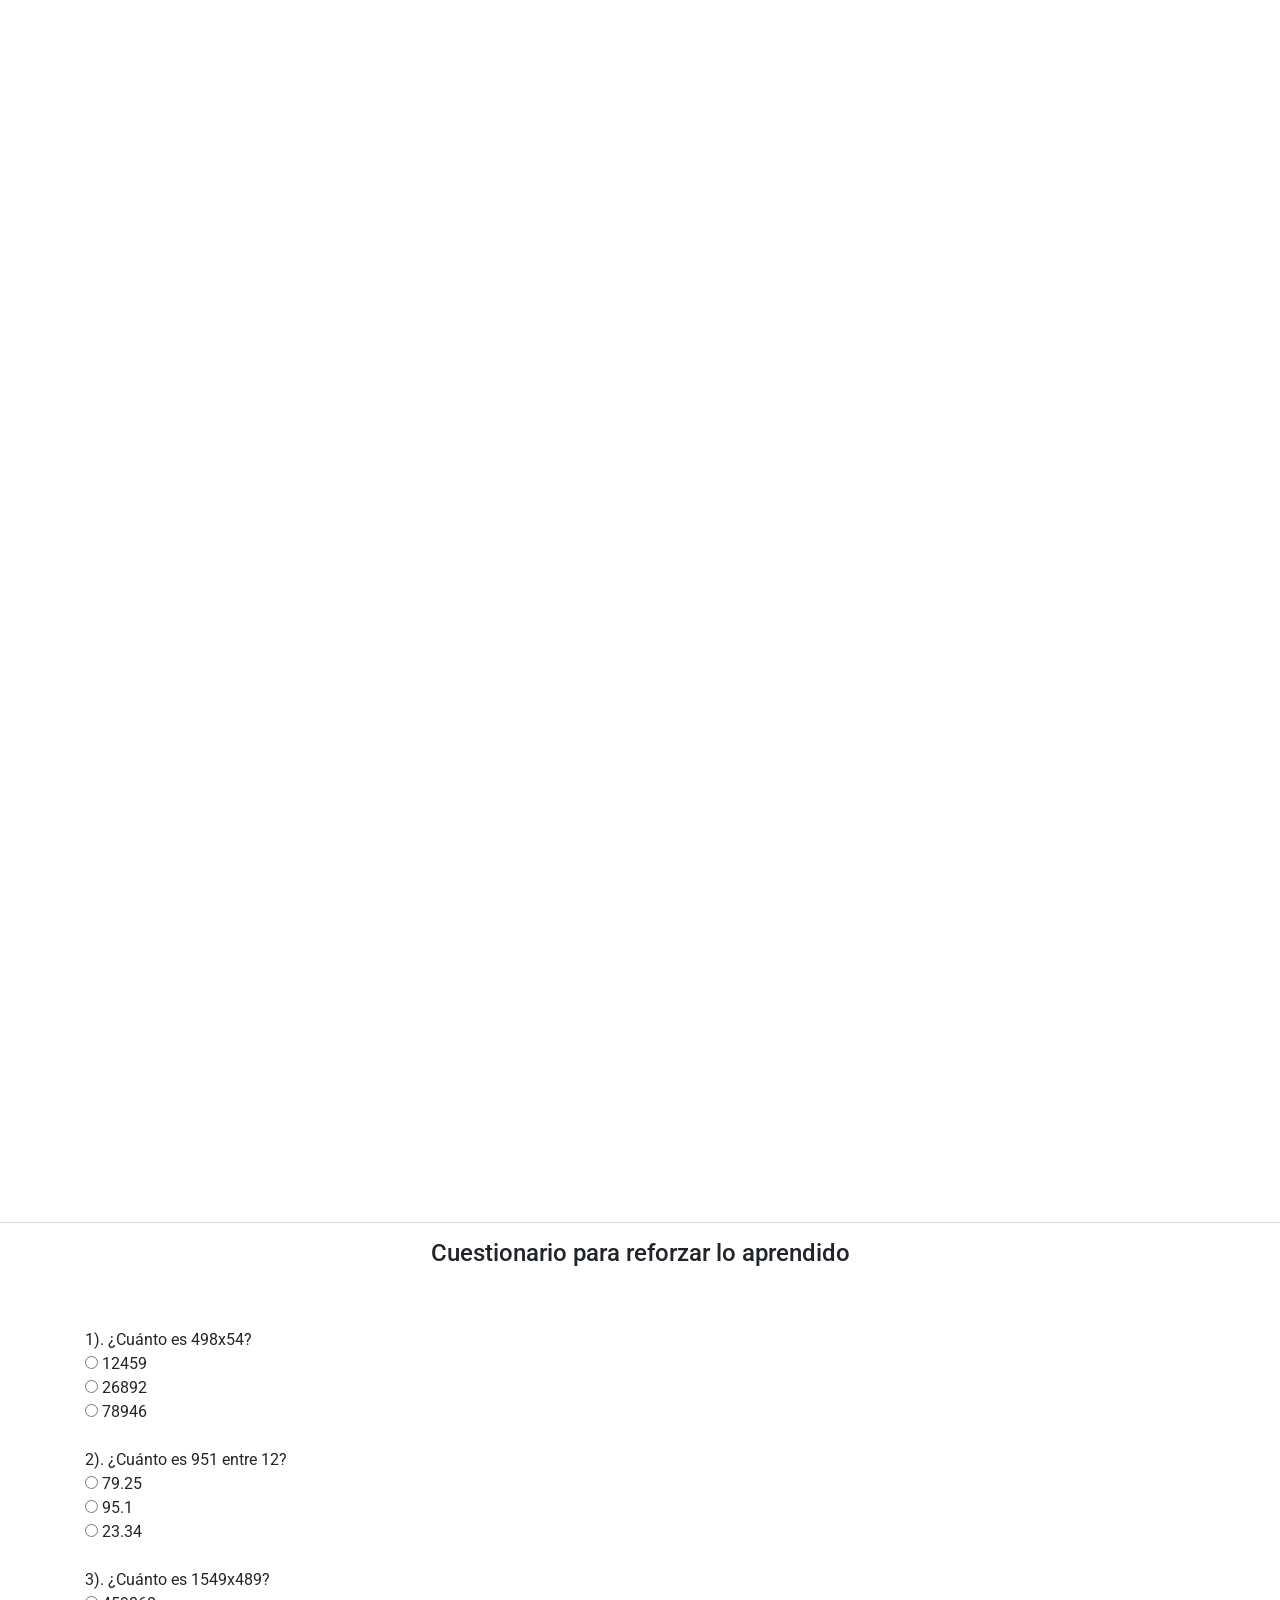
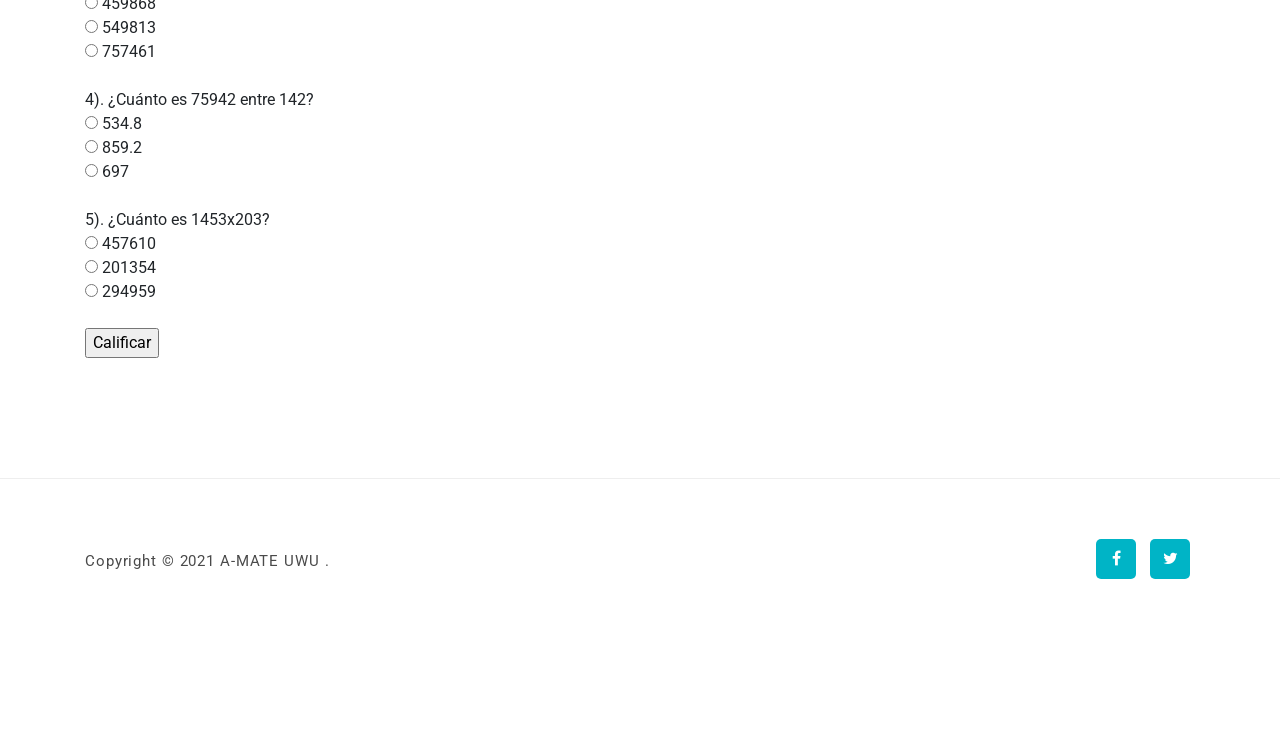
<file: MisProyectos/AMateUWU/milti-div-2dig.html>
<!DOCTYPE html>
<html lang="en">

  <head>

    <meta charset="utf-8">
    <meta name="viewport" content="width=device-width, initial-scale=1, shrink-to-fit=no">
    <meta name="description" content="">
    <meta name="author" content="Template Mo">
    <link href="https://fonts.googleapis.com/css?family=Roboto:100,300,400,500,700,900" rel="stylesheet">

    <title>Multiplicaciones y divisiones con 2 digitos</title>
<!--

ART FACTORY

https://templatemo.com/tm-537-art-factory

-->
    <!-- Additional CSS Files -->
    <link rel="stylesheet" type="text/css" href="assets/csstemas/bootstrap.min.css">
    <link rel="stylesheet" type="text/css" href="assets/csstemas/font-awesome.css">
    <link rel="stylesheet" type="text/css" href="assets/csstemas/templatemo-art-factory.css">
    <link rel="stylesheet" type="text/css" href="assets/csstemas/owl-carousel.css">

    </head>
    
    <body>
    
    <!-- ***** Preloader Start ***** -->
    <div id="preloader">
        <div class="jumper">
            <div></div>
            <div></div>
            <div></div>
        </div>
    </div>  
    <!-- ***** Preloader End ***** -->
    
    
    <!-- ***** Header Area Start ***** -->
    <header class="header-area header-sticky">
        <div class="container">
            <div class="row">
                <div class="col-12">
                    <nav class="main-nav">
                        <!-- *** Logo Start *** -->
                        <a href="index.html" class="logo"><img src="assets/images/logo.png" width="130" height="85" alt=""/></a>
                        <!-- *** Logo End *** -->
                        <!-- *** Menu Start *** -->
                        <ul class="nav">
                            <li class="scroll-to-section"><a href="index.html" class="inicio">Inicio</a></li>
							<li class="scroll-to-section"><a href="calculadora.html">Calculadora Online</a></li>
						</ul>
                        
                        <!-- 		*** Menu End *** -->
                    </nav>
                </div>
            </div>
        </div>
    </header>
    <!-- ***** Header Area End ***** -->


    <!-- ***** Welcome Area Start ***** -->
    <div class="welcome-area" id="welcome">
    
    </div>
    <!-- ***** Welcome Area End ***** -->


    <!-- ***** Features Big Item Start ***** -->
    <section class="section" id="about">
        <div class="container">
			<em><center>
			  <h2>Multiplicación y División (con números mayores a dos cifras)</h2>
			  <p>&nbsp;</p>
			</center></em>
			<p>En este apartado vamos a aprender a realizar multiplicaciones verticales de dos dígitos o mas y divisiones de dos o más dígitos.</p>
			<p></p>
			
			<h3><span id="multipli"><em>Multiplicación</em></span></h3>
			<p>Para empezar con esta explicación hay que aprender cuales son las partes de una multiplicación:</p>
			
			<ul>
  				<li><b>Factores:</b> Los factores son los números que se multiplican.</li>
  				<li><b>Producto:</b> El producto es el resultado de la multiplicación.</li>
				<li><b>Multiplicando:</b> El multiplicando es el factor que se encuentra arriba en la multiplicación.</li>
				<li><b>Multiplicador:</b> El multiplicador es el factor que se encuentra debajo del multiplicando.</li>
			</ul>
		
			<p><center><img src="assets/images/1multi.png" ></center></p>
			<p>Cuando multiplicamos números con más de un dígito, el primer paso es acomodar un número arriba del otro. Pueden acomodarse en el orden en el que nos los dieron o en el orden contrario, si resulta conveniente, dado que no se altera el resultado. Es conveniente tener abajo el número con menos dígitos, con más ceros o con dígitos más pequeños.</p>
			<p><b>Pasos para hacer una multiplicación de 2 y de 3 cifras:</b></p>
			<p><b>1.- </b>Multiplicar las unidades del multiplicador por el multiplicando y el resultado escribirlo en la fila de abajo.</p>
			<p><center><img src="assets/images/3multi.png" ></center></p>
			<p>Vamos a ver un ejemplo. Si multiplicamos 781 x 95, lo primero que hay que hacer es multiplicar por 5, que son las unidades de 95, por cada una de las cifras del multiplicando de derecha a izquierda y poner el resultado, 3905, en la fila de abajo, como muestra la imagen.</p>
			
			<p><b>2.- </b>Multiplicar las decenas del multiplicador por el multiplicando y el resultado escribirlo en la fila de abajo pero desplazado una posición a la izquierda.</p>
			<p><center><img src="assets/images/2multi.png" ></center></p>
			<p>Seguimos con el ejemplo. Ahora multiplicamos el 9, ya que son las decenas del multiplicador 95, por el multiplicando 781. El resultado 7029 habrá que escribirlo debajo de 3905 pero desplazándolo una posición hacia la izquierda.</p>
			<p><b>3.- </b>Sumar los productos.</p>
			<p><center><img src="assets/images/4multi.png" ></center></p>
			<p>Como vemos en la imagen sumamos los productos y el resultado de la multiplicación es 74,195</p>
			<p>Si el multiplicador es de tres cifras, el resultado de la multiplicación de las centenas se escribirá desplazado dos posiciones hacia la izquierda. Vamos a ver otro ejemplo.</p>
			<p><center><img src="assets/images/5multi.png" ></center></p>
			<p>Si multiplicamos 367 x 251, lo primero que hay que hacer es multiplicar las unidades de 251, es decir, 1, por 367. El resultado sería 367 y lo ponemos en la fila de abajo.</p>
			<p>Después multiplicamos las decenas de 251, es decir, 5, por 367. El resultado sería 1835 y lo ponemos en la fila de debajo pero una posición desplazado hacia la izquierda.</p>
			<p>A continuación multiplicamos las centenas de 251, es decir, 2, por 367. El resultado sería 734 y lo ponemos en la fila de debajo pero dos posiciones desplazado hacia la izquierda.</p>
			<p>Finalmente, hacemos la suma y el producto es <b>92,117</b></p>
			
			
			<h3><span id="division"><em>División</em></span></h3>
			<p>Antes de empezar voy a nombrar las distintas partes de la división ya que aparecerán a lo largo del post.</p>
			<ul>
  				<li><b>Dividendo:</b> Es el número que hay que dividir.</li>
  				<li><b>Divisor:</b> Es el número que divide al dividendo.</li>
				<li><b>Cociente:</b> Es el resultado de la división.</li>
				<li><b>Resto:</b> Es lo que sobra de la división.</li>
			</ul>
			<p><center><img src="assets/images/1div.png" ></center></p>
			<p><b>Pasos para hacer una división de 2 y de 3 cifras:</b></p>
			<p><b>1.- </b>Toma las primeras cifras del <b>dividendo</b>, el mismo número de cifras que tenga el <b>divisor</b>. Si el número que has tomado del dividendo es más pequeño que el divisor tienes que tomar la siguiente cifra del dividendo.</p>
			<p><center><img src="assets/images/2div.png" ></center></p>
			<p>En este ejemplo queremos dividir 9687 entre 23. El divisor (23) tiene 2 cifras por lo tanto tendremos que tomar las 2 primeras cifras del dividendo (96).</p>
		    <p>Como 96 es mayor que 23 podemos dividirlo.</p>
		    <p><b>2.- </b>Divide el primer número del dividendo (o los dos primeros números si en el paso anterior has tenido que tomar otra cifra más) entre la primera cifra del divisor. Escribe el resultado de esa división en la parte del cociente.</p>
			<p><center><img src="assets/images/3div.png" ></center></p>
			<p>La primera cifra del dividendo es 9 y la primera del divisor es 2, por lo tanto tenemos que dividir 9 entre 2</p>
			<p>9 : 2 = 4</p>
			<p>Escribimos el 4 en el cociente.</p>
			<p><b>3.- </b>Multiplica la cifra del cociente por el divisor, el resultado escríbelo debajo del dividendo y réstalo. Si no se puede porque el dividendo es más pequeño tendrás que escoger un número más pequeño en el cociente hasta que se pueda restar.</p>
			<p><center><img src="assets/images/4div.png" ></center></p>
			<p>Multiplicamos el cociente (4) por el divisor (23):</p>
			<p>4 x 23 = 92</p>	
			<p>Escribimos el resultado de la multiplicación debajo del dividendo (96) y restamos los dos números:</p>
			<p>96 – 92 = 4</p>
			<p><b>4.- </b>Una vez hecha la resta baja la cifra siguiente del dividendo y vuelve a repetir los pasos desde el punto 2, hasta que no queden más números en el dividendo.</p>
			<p><center><img src="assets/images/5div.png" ></center></p>
			<p>Ahora bajamos la siguiente cifra del dividendo (8).</p>
			<p>Ahora tenemos que dividir 48 entre 23 repitiendo los mismos pasos que antes.</p>
			<p><center><img src="assets/images/6div.png" ></center></p>
			<p>Dividimos 48 entre el divisor:</p>
			<p>48 : 23 = 2</p>
			<p>Escribimos el 2 en el cociente y lo multiplicamos por el divisor:</p>
			<p>2 x 23 = 46.</p>
			<p>Escribimos el 46 debajo del dividendo y restamos:</p>
			<p>48 – 46 = 2</p>
			<p><center><img src="assets/images/7div.png" ></center></p>
			<p>Bajamos la siguiente cifra: el 7.</p>
			<p>Ahora tenemos que dividir 27 entre 23:</p>
			<p>27 : 23 = 1</p>
			<p>Escribimos el 1 en el cociente y lo multiplicamos por el divisor:</p>
			<p>1 x 23 = 23</p>
			<p>Ahora restamos 27 – 23 = 4</p>
			<p>Como ya no quedan más cifras en el divisor ya hemos terminado de hacer la división de 2 cifras.</p>
			<p><b>El resultado es 421 y el resto es 4</b></p>
			
			
			<p>&nbsp;</p>
            <p>&nbsp;</p>
			<div class="row"></div>
   			<hr size="8px" color="#efefee" />
			
		  <center><h4>Videos para reforzar lo aprendido<br></h4></center>
		<center><iframe width="731" height="411" src="https://www.youtube.com/embed/3D658NAXfe4" title="YouTube video player" frameborder="0" allow="accelerometer; autoplay; clipboard-write; encrypted-media; gyroscope; picture-in-picture" allowfullscreen></iframe></center>
			<center><iframe width="731" height="411" src="https://www.youtube.com/embed/cg20POM9Kfw" title="YouTube video player" frameborder="0" allow="accelerometer; autoplay; clipboard-write; encrypted-media; gyroscope; picture-in-picture" allowfullscreen></iframe></center>
			<center><iframe width="731" height="411" src="https://www.youtube.com/embed/mEqZ_8oZ_H0" title="YouTube video player" frameborder="0" allow="accelerometer; autoplay; clipboard-write; encrypted-media; gyroscope; picture-in-picture" allowfullscreen></iframe></center>
			
			 <div class="row"></div>
        </div>
		<hr size="8px" color="#efefee" />
<div class="container">
    <h1>
	  <script language="JavaScript">
<!-- Se usan los comentarios para esconder el código a navegadores sin
JavaScript
function averiguarNota (examen) {
var resultado = 0;
for (i=0; i<examen.elements.length; i++)
if ((examen.elements[i].type=="radio")&& 
(examen.elements[i].value=="bien")&&
(examen.elements[i].checked))
resultado++;
alert ("Acertaste " + resultado + " de 5 preguntas.");
return false;
}
//-->
      </script>
	<center>
	  </center>
    </h1>
    <center>
      <h4>Cuestionario para reforzar lo aprendido
      </h4>
    </center>
    <h3>
      <center>
        <p>&nbsp;</p>
	</center>
	
  </h3>
    <form name="examen" onsubmit="return averiguarNota (this);">
        1). ¿Cuánto es 498x54? <br>
        <input type="radio" name="respuesta1" value="mal">
        12459 <br>
		<input type="radio" name="respuesta1" value="bien">
	  26892 <br>
	  <input type="radio" name="respuesta1" value="mal">
 78946<br>
        <br>
		
        2). ¿Cuánto es 951 entre 12? <br>
      <input type="radio" name="respuesta2" value="bien">
      79.25<br>
      <input type="radio" name="respuesta2" value="mal">
      95.1<br>
        <input type="radio" name="respuesta2" value="mal">
        23.34<br>

        <br>
        3). ¿Cuánto es 1549x489? <br>
        <input type="radio" name="respuesta3" value="mal">
        459868<br>
        <input type="radio" name="respuesta3" value="mal">
        549813 <br>
        <input type="radio" name="respuesta3" value="bien">
        757461<br>
      <br>
		
4). ¿Cuánto es 75942 entre 142?<br>
<input type="radio" name="respuesta4" value="bien">
534.8<br>
 <input type="radio" name="respuesta4" value="mal">
859.2<br>
 <input type="radio" name="respuesta4" value="mal">
697<br>
<br>
5). ¿Cuánto es 1453x203?<br>
<input type="radio" name="respuesta 5" value="mal">
457610<br>
		<input type="radio" name="respuesta 5" value="mal">
201354<br>
<input type="radio" name="respuesta5" value="bien">
294959<br>

<br><input type="submit" value="Calificar">

</form>
			
			
			
        </div>
    </section>
    <!-- ***** Features Big Item End ***** -->


    


    


    
            


    
    <!-- ***** Footer Start ***** -->
    <footer>
        <div class="container">
            <div class="row">
                <div class="col-lg-7 col-md-12 col-sm-12">
                    <p class="copyright">Copyright &copy; 2021 A-MATE UWU  
                
                . 
                </div>
                <div class="col-lg-5 col-md-12 col-sm-12">
                    <ul class="social">
                        <li><a href="https://www.facebook.com/A-MATE-UWU-108049115022437"><i class="fa fa-facebook"></i></a></li>
                        <li><a href="https://twitter.com/amateuwu"><i class="fa fa-twitter"></i></a></li>
                    </ul>
                </div>
            </div>
        </div>
    </footer>
    
    <!-- jQuery -->
    <script src="assets/js/jquery-2.1.0.min.js"></script>

    <!-- Bootstrap -->
    <script src="assets/js/popper.js"></script>
    <script src="assets/js/bootstrap.min.js"></script>

    <!-- Plugins -->
    <script src="assets/js/owl-carousel.js"></script>
    <script src="assets/js/scrollreveal.min.js"></script>
    <script src="assets/js/waypoints.min.js"></script>
    <script src="assets/js/jquery.counterup.min.js"></script>
    <script src="assets/js/imgfix.min.js"></script> 
    
    <!-- Global Init -->
    <script src="assets/js/custom.js"></script>

  </body>
</html>
</file>
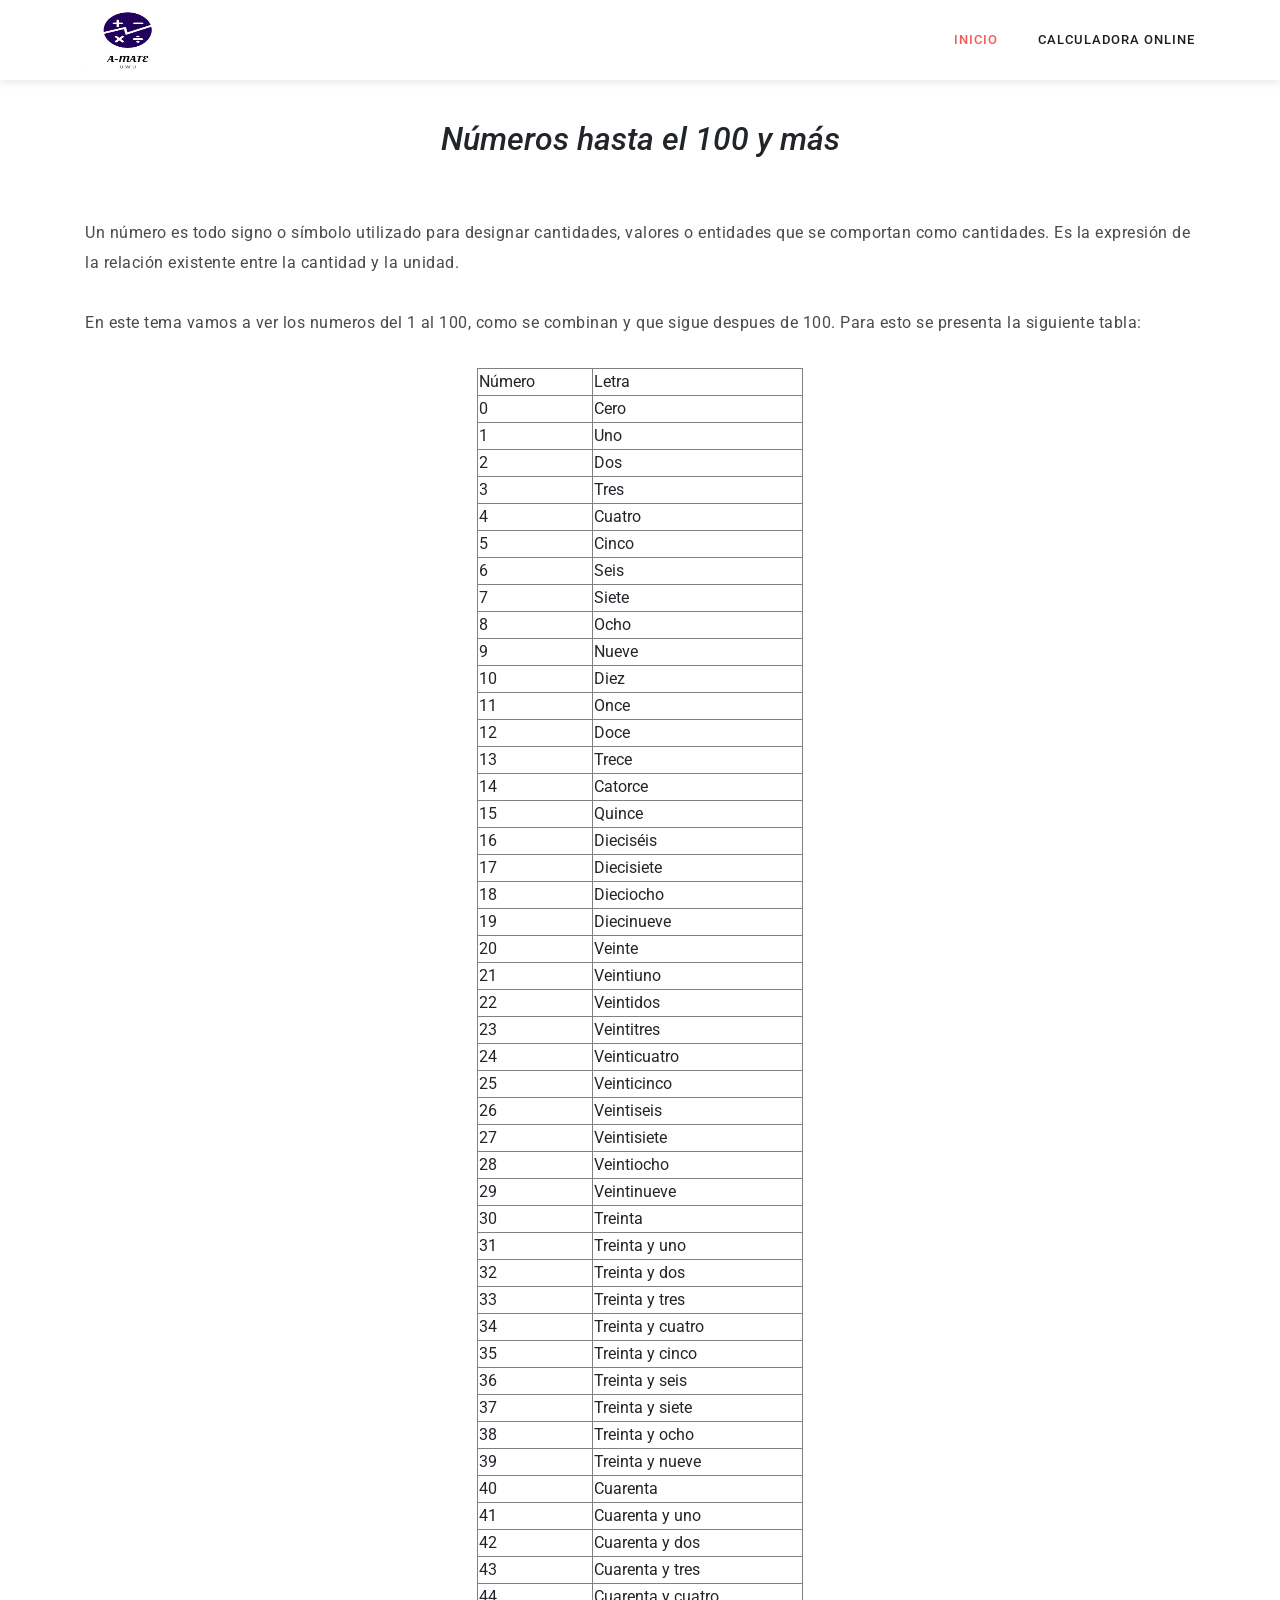
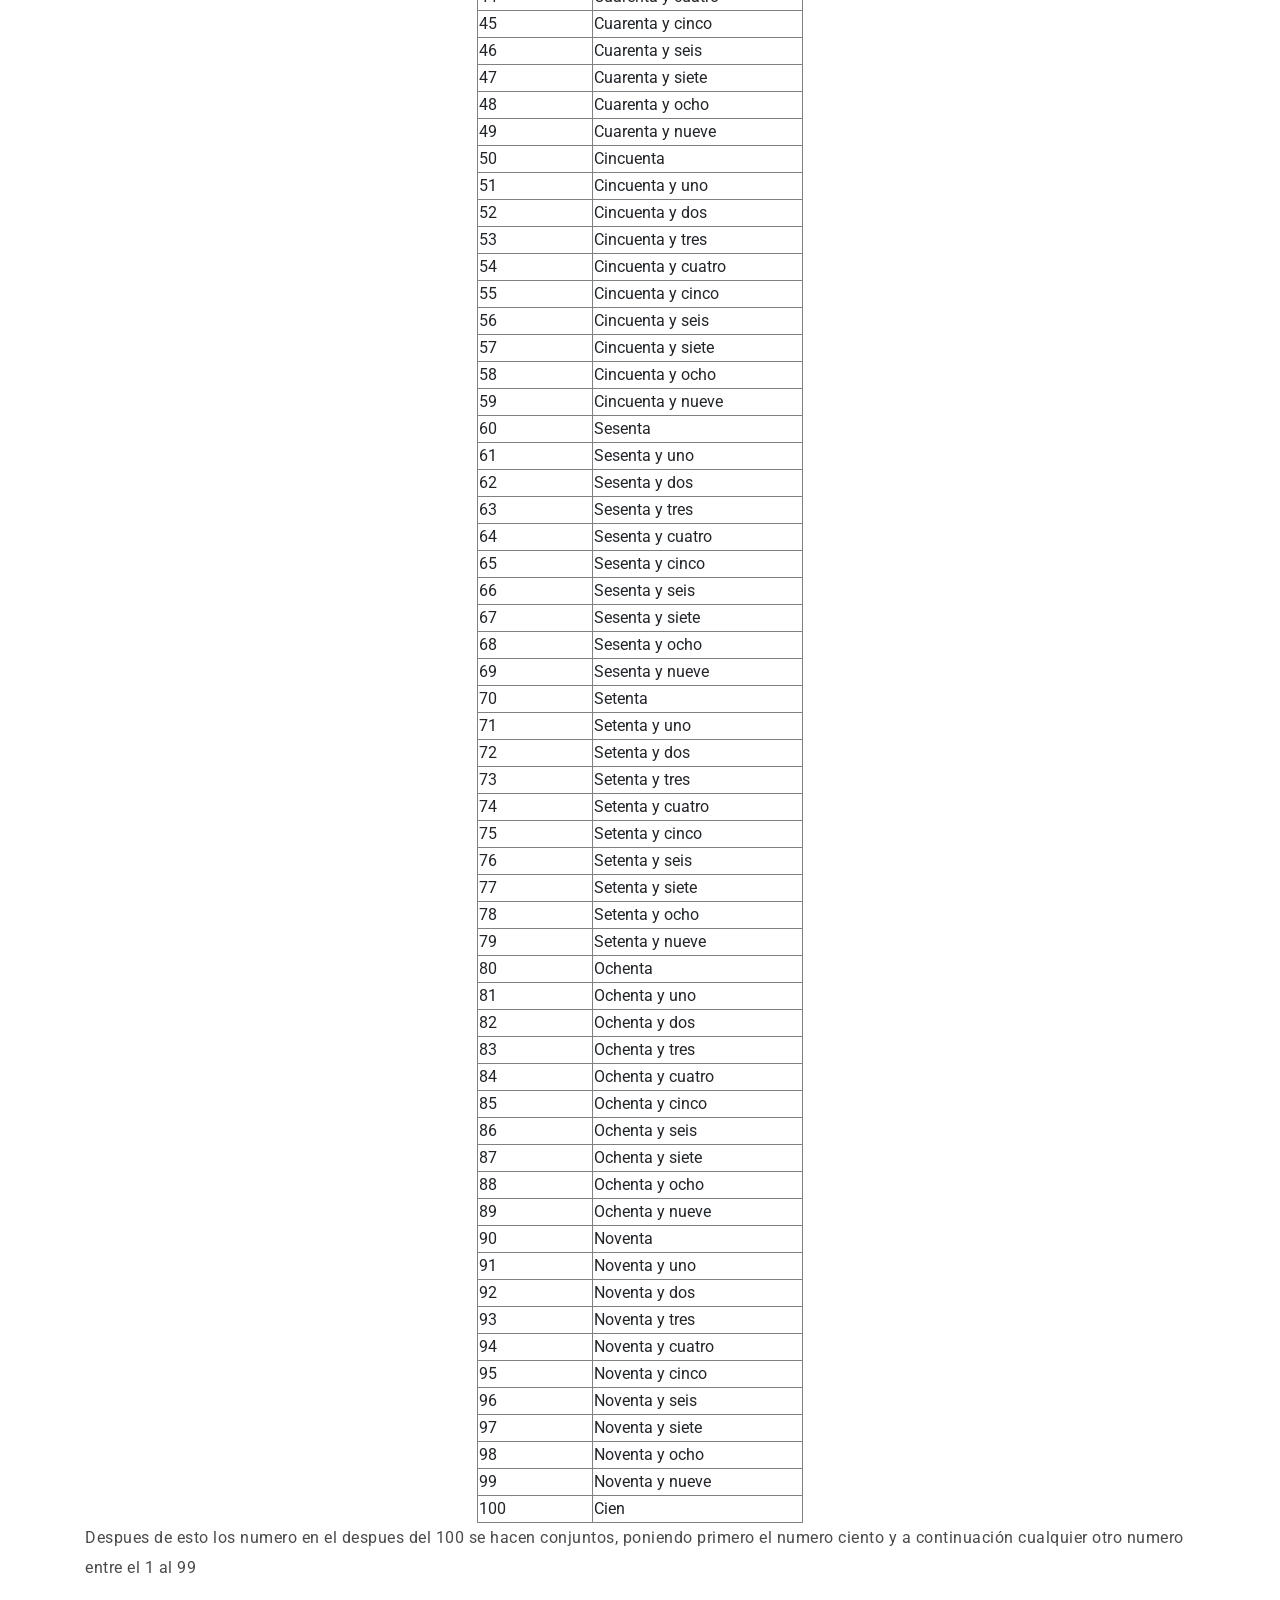
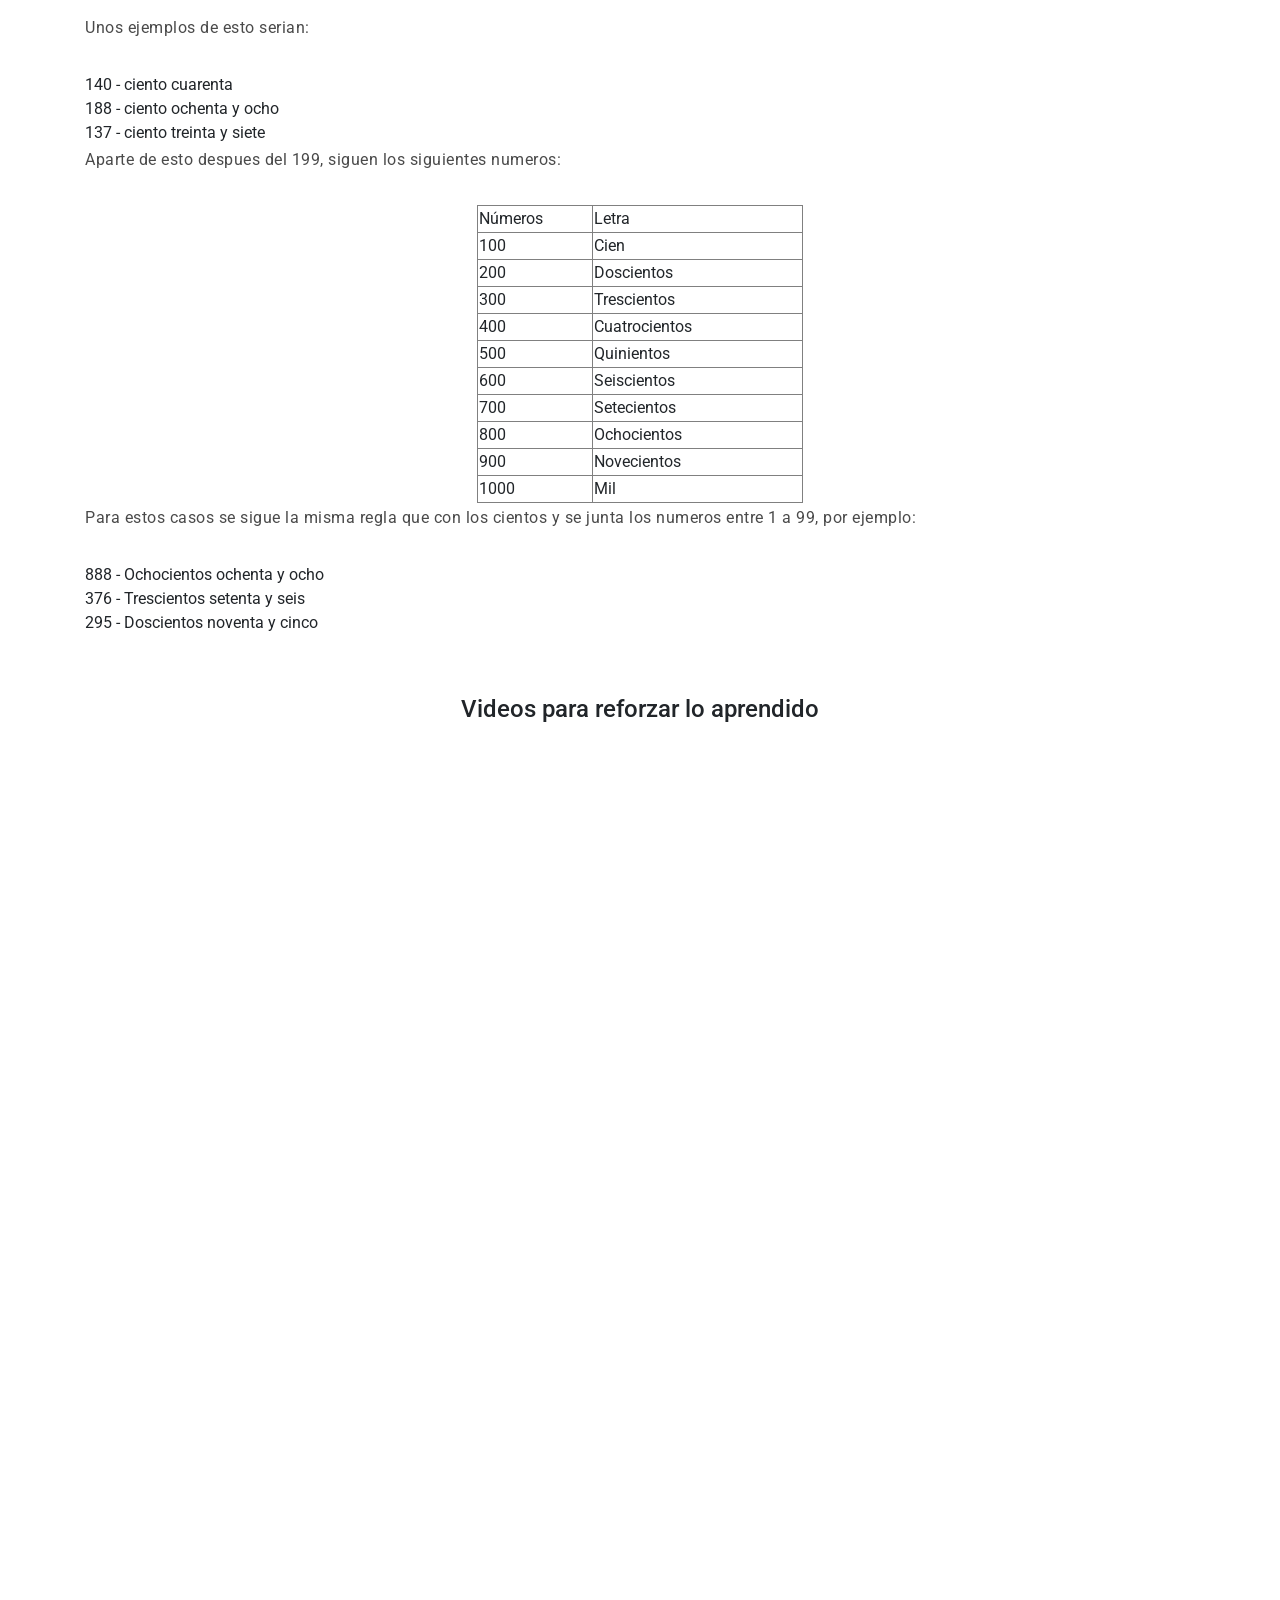
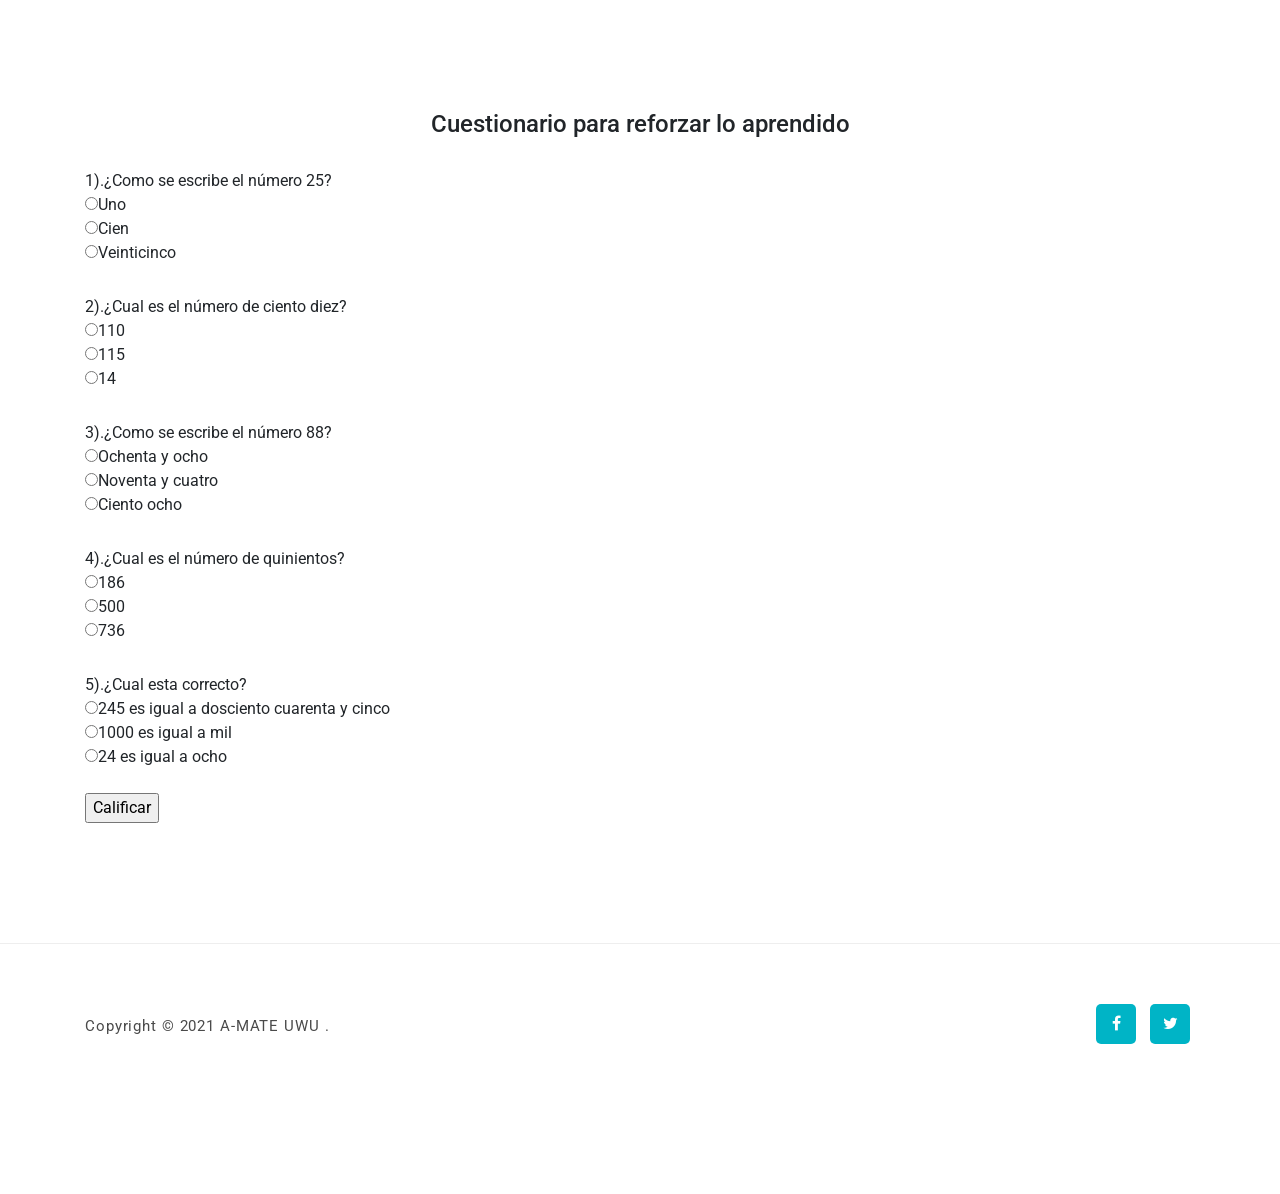
<file: MisProyectos/AMateUWU/numeros100.html>
<!DOCTYPE html>
<html lang="en">

  <head>

    <meta charset="utf-8">
    <meta name="viewport" content="width=device-width, initial-scale=1, shrink-to-fit=no">
    <meta name="description" content="">
    <meta name="author" content="Template Mo">
    <link href="https://fonts.googleapis.com/css?family=Roboto:100,300,400,500,700,900" rel="stylesheet">

    <title>Numeros hasta el cien y mas haya</title>

    <!-- Additional CSS Files -->
    <link rel="stylesheet" type="text/css" href="assets/csstemas/bootstrap.min.css">
    <link rel="stylesheet" type="text/css" href="assets/csstemas/font-awesome.css">
    <link rel="stylesheet" type="text/css" href="assets/csstemas/templatemo-art-factory.css">
    <link rel="stylesheet" type="text/css" href="assets/csstemas/owl-carousel.css">

	  <script language="JavaScript">
function averiguarNota (examen) {
            var resultado = 0;
            for (i=0; i<examen.elements.length; i++)
             if ( (examen.elements[i].type=="radio") && (examen.elements[i].value=="bien") && (examen.elements[i].checked))
                resultado++;
	alert ("Acertaste "+ resultado + " de 5 preguntas." );
return false;
}
//->
</script>
    </head>
    
    <body>
    
    <!-- ***** Preloader Start ***** -->
    <div id="preloader">
        <div class="jumper">
            <div></div>
            <div></div>
            <div></div>
        </div>
    </div>  
    <!-- ***** Preloader End ***** -->
    
    
    <!-- ***** Header Area Start ***** -->
    <header class="header-area header-sticky">
        <div class="container">
            <div class="row">
                <div class="col-12">
                    <nav class="main-nav">
                        <!-- ***** Logo Start ***** -->
                        <a href="index.html" class="logo"><img src="assets/images/logo.jpg" width="100" height="60" alt=""/></a>
                        <!-- ***** Logo End ***** -->
                        <!-- ***** Menu Start ***** -->
                        <ul class="nav">
                            <li class="scroll-to-section"><a href="index.html" class="active">Inicio</a></li>
							<li class="scroll-to-section"><a href="calculadora.html">Calculadora Online</a></li>
						</ul>
                    </nav>
                </div>
            </div>
        </div>
    </header>
    <!-- ***** Header Area End ***** -->


    <!-- ***** Welcome Area Start ***** -->
    <div class="welcome-area" id="welcome">
    
    </div>
    <!-- ***** Welcome Area End ***** -->


    <!-- ***** Features Big Item Start ***** -->
    <section class="section" id="about">
        <div class="container">
			<em><center>
			  <h2>Números hasta el 100 y más</h2>
			  <p>&nbsp; </p>
			</center>
			</em>
			<p>Un número es todo signo o símbolo utilizado para designar cantidades, valores o entidades que se comportan como cantidades. Es la expresión de la relación existente entre la cantidad y la unidad.</p>
			<p>En este tema vamos a ver los numeros del 1 al 100, como se combinan y que sigue despues de 100.	Para	esto se presenta la siguiente tabla:</p>
		  <table width="326" border="1" align="center">
			  <tbody>
			    <tr>
			      <td width="110">Número</td>
			      <td width="200">Letra</td>
		        </tr>
				 <tr>
			      <td>0</td>
			      <td>Cero</td>
		        </tr>
			    <tr>
			      <td>1</td>
			      <td>Uno</td>
		        </tr>
			    <tr>
			      <td>2</td>
			      <td>Dos</td>
		        </tr>
			    <tr>
			      <td>3</td>
			      <td>Tres</td>
		        </tr>
			    <tr>
			      <td>4</td>
			      <td>Cuatro</td>
		        </tr>
			    <tr>
			      <td>5</td>
			      <td>Cinco</td>
		        </tr>
			    <tr>
			      <td>6</td>
			      <td>Seis</td>
		        </tr>
			    <tr>
			      <td>7</td>
			      <td>Siete</td>
		        </tr>
			    <tr>
			      <td>8</td>
			      <td>Ocho</td>
		        </tr>
			    <tr>
			      <td>9</td>
			      <td>Nueve</td>
		        </tr>
			    <tr>
			      <td>10</td>
			      <td>Diez</td>
		        </tr>
			    <tr>
			      <td>11</td>
			      <td>Once</td>
		        </tr>
			    <tr>
			      <td>12</td>
			      <td>Doce</td>
		        </tr>
			    <tr>
			      <td>13</td>
			      <td>Trece</td>
		        </tr>
			    <tr>
			      <td>14</td>
			      <td>Catorce</td>
		        </tr>
			    <tr>
			      <td>15</td>
			      <td>Quince</td>
		        </tr>
			    <tr>
			      <td>16</td>
			      <td>Dieciséis</td>
		        </tr>
			    <tr>
			      <td>17</td>
			      <td>Diecisiete</td>
		        </tr>
			    <tr>
			      <td>18</td>
			      <td>Dieciocho</td>
		        </tr>
			    <tr>
			      <td>19</td>
			      <td>Diecinueve</td>
		        </tr>
			    <tr>
			      <td>20</td>
			      <td>Veinte</td>
		        </tr>
			    <tr>
			      <td>21</td>
			      <td>Veintiuno</td>
		        </tr>
			    <tr>
			      <td>22</td>
			      <td>Veintidos</td>
		        </tr>
			    <tr>
			      <td>23</td>
			      <td>Veintitres</td>
		        </tr>
			    <tr>
			      <td>24</td>
			      <td>Veinticuatro</td>
		        </tr>
			    <tr>
			      <td>25</td>
			      <td>Veinticinco</td>
		        </tr>
			    <tr>
			      <td>26</td>
			      <td>Veintiseis</td>
		        </tr>
			    <tr>
			      <td>27</td>
			      <td>Veintisiete</td>
		        </tr>
			    <tr>
			      <td>28</td>
			      <td>Veintiocho</td>
		        </tr>
			    <tr>
			      <td>29</td>
			      <td>Veintinueve</td>
		        </tr>
			    <tr>
			      <td>30</td>
			      <td>Treinta</td>
		        </tr>
			    <tr>
			      <td>31</td>
			      <td>Treinta y uno</td>
		        </tr>
			    <tr>
			      <td>32</td>
			      <td>Treinta y dos</td>
		        </tr>
			    <tr>
			      <td>33</td>
			      <td>Treinta y tres</td>
		        </tr>
			    <tr>
			      <td>34</td>
			      <td>Treinta y cuatro</td>
		        </tr>
			    <tr>
			      <td>35</td>
			      <td>Treinta y cinco</td>
		        </tr>
			    <tr>
			      <td>36</td>
			      <td>Treinta y seis</td>
		        </tr>
			    <tr>
			      <td>37</td>
			      <td>Treinta y siete</td>
		        </tr>
			    <tr>
			      <td>38</td>
			      <td>Treinta y ocho</td>
		        </tr>
			    <tr>
			      <td>39</td>
			      <td>Treinta y nueve</td>
		        </tr>
			    <tr>
			      <td>40</td>
			      <td>Cuarenta</td>
		        </tr>
			    <tr>
			      <td>41</td>
			      <td>Cuarenta y uno</td>
		        </tr>
			    <tr>
			      <td>42</td>
			      <td>Cuarenta y dos</td>
		        </tr>
			    <tr>
			      <td>43</td>
			      <td>Cuarenta y tres</td>
		        </tr>
			    <tr>
			      <td>44</td>
			      <td>Cuarenta y cuatro</td>
		        </tr>
			    <tr>
			      <td>45</td>
			      <td>Cuarenta y cinco</td>
		        </tr>
			    <tr>
			      <td>46</td>
			      <td>Cuarenta y seis</td>
		        </tr>
			    <tr>
			      <td>47</td>
			      <td>Cuarenta y siete</td>
		        </tr>
			    <tr>
			      <td>48</td>
			      <td>Cuarenta y ocho</td>
		        </tr>
			    <tr>
			      <td>49</td>
			      <td>Cuarenta y nueve</td>
		        </tr>
			    <tr>
			      <td>50</td>
			      <td>Cincuenta</td>
		        </tr>
			    <tr>
			      <td>51</td>
			      <td>Cincuenta y uno</td>
		        </tr>
			    <tr>
			      <td>52</td>
			      <td>Cincuenta y dos</td>
		        </tr>
			    <tr>
			      <td>53</td>
			      <td>Cincuenta y tres</td>
		        </tr>
			    <tr>
			      <td>54</td>
			      <td>Cincuenta y cuatro</td>
		        </tr>
			    <tr>
			      <td>55</td>
			      <td>Cincuenta y cinco</td>
		        </tr>
			    <tr>
			      <td>56</td>
			      <td>Cincuenta y seis</td>
		        </tr>
			    <tr>
			      <td>57</td>
			      <td>Cincuenta y siete</td>
		        </tr>
			    <tr>
			      <td>58</td>
			      <td>Cincuenta y ocho</td>
		        </tr>
			    <tr>
			      <td>59</td>
			      <td>Cincuenta y nueve</td>
		        </tr>
			    <tr>
			      <td>60</td>
			      <td>Sesenta</td>
		        </tr>
			    <tr>
			      <td>61</td>
			      <td>Sesenta y uno</td>
		        </tr>
			    <tr>
			      <td>62</td>
			      <td>Sesenta y dos</td>
		        </tr>
			    <tr>
			      <td>63</td>
			      <td>Sesenta y tres</td>
		        </tr>
			    <tr>
			      <td>64</td>
			      <td>Sesenta y cuatro</td>
		        </tr>
			    <tr>
			      <td>65</td>
			      <td>Sesenta y cinco</td>
		        </tr>
			    <tr>
			      <td>66</td>
			      <td>Sesenta y seis</td>
		        </tr>
			    <tr>
			      <td>67</td>
			      <td>Sesenta y siete</td>
		        </tr>
			    <tr>
			      <td>68</td>
			      <td>Sesenta y ocho</td>
		        </tr>
			    <tr>
			      <td>69</td>
			      <td>Sesenta y nueve</td>
		        </tr>
			    <tr>
			      <td>70</td>
			      <td>Setenta</td>
		        </tr>
			    <tr>
			      <td>71</td>
			      <td>Setenta y uno</td>
		        </tr>
			    <tr>
			      <td>72</td>
			      <td>Setenta y dos</td>
		        </tr>
			    <tr>
			      <td>73</td>
			      <td>Setenta y tres</td>
		        </tr>
			    <tr>
			      <td>74</td>
			      <td>Setenta y cuatro</td>
		        </tr>
			    <tr>
			      <td>75</td>
			      <td>Setenta y cinco</td>
		        </tr>
			    <tr>
			      <td>76</td>
			      <td>Setenta y seis</td>
		        </tr>
			    <tr>
			      <td>77</td>
			      <td>Setenta y siete</td>
		        </tr>
			    <tr>
			      <td>78</td>
			      <td>Setenta y ocho</td>
		        </tr>
			    <tr>
			      <td>79</td>
			      <td>Setenta y nueve</td>
		        </tr>
			    <tr>
			      <td>80</td>
			      <td>Ochenta</td>
		        </tr>
			    <tr>
			      <td>81</td>
			      <td>Ochenta y uno</td>
		        </tr>
			    <tr>
			      <td>82</td>
			      <td>Ochenta y dos</td>
		        </tr>
			    <tr>
			      <td>83</td>
			      <td>Ochenta y tres</td>
		        </tr>
			    <tr>
			      <td>84</td>
			      <td>Ochenta y cuatro</td>
		        </tr>
			    <tr>
			      <td>85</td>
			      <td>Ochenta y cinco</td>
		        </tr>
			    <tr>
			      <td>86</td>
			      <td>Ochenta y seis</td>
		        </tr>
			    <tr>
			      <td>87</td>
			      <td>Ochenta y siete</td>
		        </tr>
			    <tr>
			      <td>88</td>
			      <td>Ochenta y ocho</td>
		        </tr>
			    <tr>
			      <td>89</td>
			      <td>Ochenta y nueve</td>
		        </tr>
			    <tr>
			      <td>90</td>
			      <td>Noventa</td>
		        </tr>
			    <tr>
			      <td>91</td>
			      <td>Noventa y uno</td>
		        </tr>
			    <tr>
			      <td>92</td>
			      <td>Noventa y dos</td>
		        </tr>
			    <tr>
			      <td>93</td>
			      <td>Noventa y tres</td>
		        </tr>
			    <tr>
			      <td>94</td>
			      <td>Noventa y cuatro</td>
		        </tr>
			    <tr>
			      <td>95</td>
			      <td>Noventa y cinco</td>
		        </tr>
			    <tr>
			      <td>96</td>
			      <td>Noventa y seis</td>
		        </tr>
			    <tr>
			      <td>97</td>
			      <td>Noventa y siete</td>
		        </tr>
			    <tr>
			      <td>98</td>
			      <td>Noventa y ocho</td>
		        </tr>
			    <tr>
			      <td>99</td>
			      <td>Noventa y nueve</td>
		        </tr>
			    <tr>
			      <td>100</td>
			      <td>Cien</td>
		        </tr>
		      </tbody>
		  </table>
		  <p>Despues de esto los numero en el despues del 100 se hacen conjuntos, poniendo primero el numero ciento y a continuación cualquier otro numero entre el 1 al 99</p>
			<p>Unos ejemplos de esto serian:</p>
			<ul>
			  <li>140 - ciento cuarenta</li>
			  <li>188 - ciento ochenta y ocho</li>
			  <li>137 - ciento treinta y siete</li>
			  <li></li>
          </ul>
		  <p>Aparte de esto despues del 199, siguen los siguientes numeros:</p>
		  <table width="326" border="1" align="center">
		    <tbody>
		      <tr>
		        <td width="110">Números</td>
		        <td width="200">Letra</td>
	          </tr>
		      <tr>
		        <td>100</td>
		        <td>Cien</td>
	          </tr>
		      <tr>
		        <td>200</td>
		        <td>Doscientos</td>
	          </tr>
		      <tr>
		        <td>300</td>
		        <td>Trescientos</td>
	          </tr>
		      <tr>
		        <td>400</td>
		        <td>Cuatrocientos</td>
	          </tr>
		      <tr>
		        <td>500</td>
		        <td>Quinientos</td>
	          </tr>
		      <tr>
		        <td>600</td>
		        <td>Seiscientos</td>
	          </tr>
		      <tr>
		        <td>700</td>
		        <td>Setecientos</td>
	          </tr>
		      <tr>
		        <td>800</td>
		        <td>Ochocientos</td>
	          </tr>
		      <tr>
		        <td>900</td>
		        <td>Novecientos</td>
	          </tr>
		      <tr>
		        <td>1000</td>
		        <td>Mil</td>
	          </tr>
	        </tbody>
	      </table>
		  <p>Para estos casos se sigue la misma regla que con los cientos y se junta los numeros entre 1 a 99, por ejemplo:</p>
		  <ul>
		    <li>888 - Ochocientos ochenta y ocho</li>
		    <li>376 - Trescientos setenta y seis</li>
		    <li>295 - Doscientos noventa y cinco</li>
	      </ul>
		  <p>&nbsp;</p>
           <center>
			<h4>Videos para reforzar lo aprendido</h4>
			<p>&nbsp; </p>
			<iframe width="731" height="411" src="https://www.youtube.com/embed/dwKJw0pTaxo" title="YouTube video player" frameborder="0" allow="accelerometer; autoplay; clipboard-write; encrypted-media; gyroscope; picture-in-picture" allowfullscreen></iframe>
			   <p>&nbsp;</p>
			   <iframe width="731" height="411" src="https://www.youtube.com/embed/1UX-UvY-IWE" title="YouTube video player" frameborder="0" allow="accelerometer; autoplay; clipboard-write; encrypted-media; gyroscope; picture-in-picture" allowfullscreen></iframe>
			   <p></p>
			   <h4>Cuestionario para reforzar lo aprendido</h4>
			   <p></p>	
			   </center>
<form name="examen" onsubmit = "return averiguarNota(this);">
1).¿Como se escribe el número 25?
<br><input type="radio" name="respuesta1" value="mal">Uno
<br><input type="radio" name="respuesta1" value="mal">Cien
<br><input type="radio" name="respuesta1" value="bien">Veinticinco
<br>
<p></p>	
2).¿Cual es el número de ciento diez?
<br>
<input type="radio" name="respuesta2" value="bien">110
<br><input type="radio" name="respuesta2" value="mal">115
<br><input type="radio" name="respuesta2" value="mal">14
<br>	
	<p></p>
3).¿Como se escribe el número 88?
<br><input type="radio" name="respuesta3" value="bien">Ochenta y ocho
<br><input type="radio" name="respuesta3" value="mal">Noventa y cuatro
<br><input type="radio" name="respuesta3" value="mal">Ciento ocho
<br>	
<p></p>
4).¿Cual es el número de quinientos?
<br><input type="radio" name="respuesta4" value="mal">186
<br><input type="radio" name="respuesta4" value="bien">500
<br><input type="radio" name="respuesta4" value="mal">736
<br>
<p></p>
5).¿Cual esta correcto?
<br><input type="radio" name="respuesta5" value="mal">245 es igual a dosciento cuarenta y cinco
<br><input type="radio" name="respuesta5" value="bien">1000 es igual a mil
<br><input type="radio" name="respuesta5" value="mal">24 es igual a ocho
<br>
<br><input type="submit" value="Calificar">
</form>	
			   
		   
	  </div>
    </section>
    
    <!-- ***** Footer Start ***** -->
    <footer>
        <div class="container">
            <div class="row">
                <div class="col-lg-7 col-md-12 col-sm-12">
                    <p class="copyright">Copyright &copy; 2021 A-MATE UWU 
                
                .</p>
                </div>
                <div class="col-lg-5 col-md-12 col-sm-12">
                    <ul class="social">
                        <li><a href="https://www.facebook.com/A-MATE-UWU-108049115022437"><i class="fa fa-facebook"></i></a></li>
                        <li><a href="https://twitter.com/amateuwu"><i class="fa fa-twitter"></i></a></li>
                    </ul>
                </div>
            </div>
        </div>
    </footer>
    
    <!-- jQuery -->
    <script src="assets/js/jquery-2.1.0.min.js"></script>

    <!-- Bootstrap -->
    <script src="assets/js/popper.js"></script>
    <script src="assets/js/bootstrap.min.js"></script>

    <!-- Plugins -->
    <script src="assets/js/owl-carousel.js"></script>
    <script src="assets/js/scrollreveal.min.js"></script>
    <script src="assets/js/waypoints.min.js"></script>
    <script src="assets/js/jquery.counterup.min.js"></script>
    <script src="assets/js/imgfix.min.js"></script> 
    
    <!-- Global Init -->
    <script src="assets/js/custom.js"></script>

  </body>
</html>
</file>
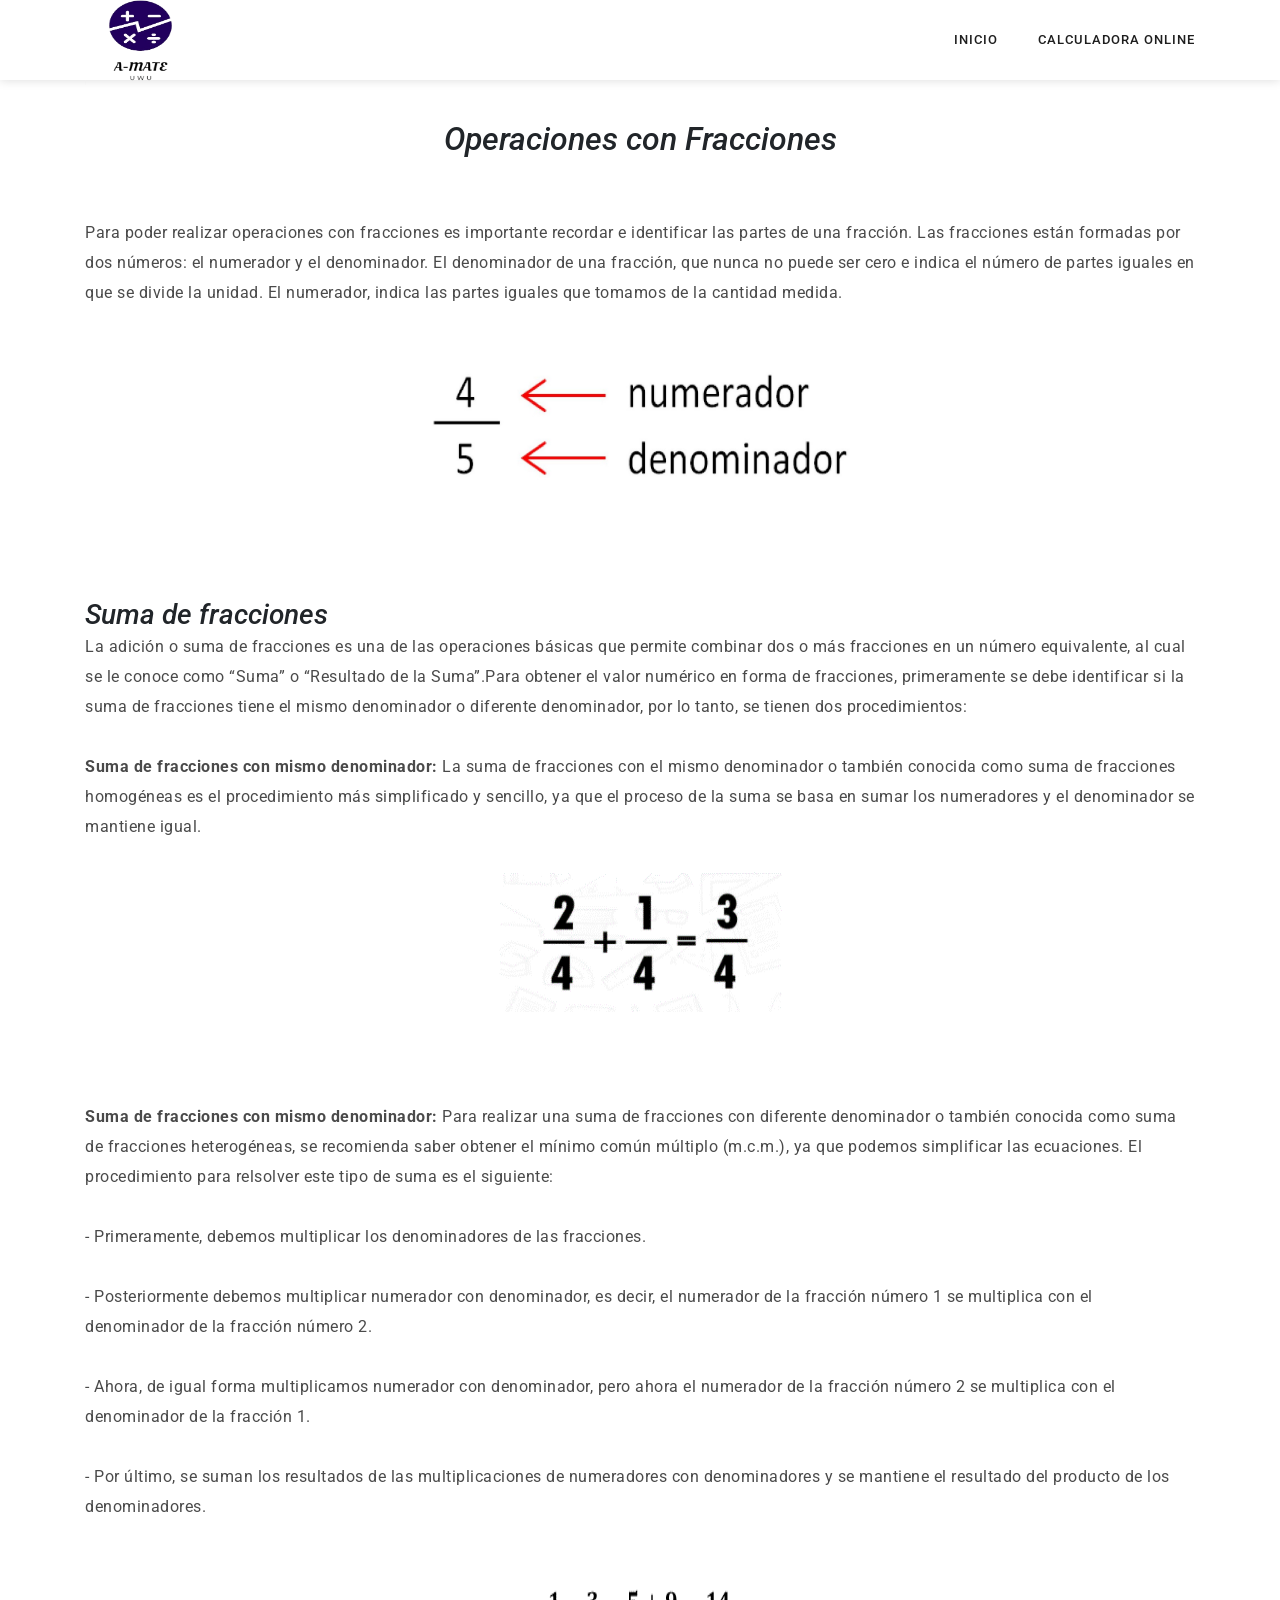
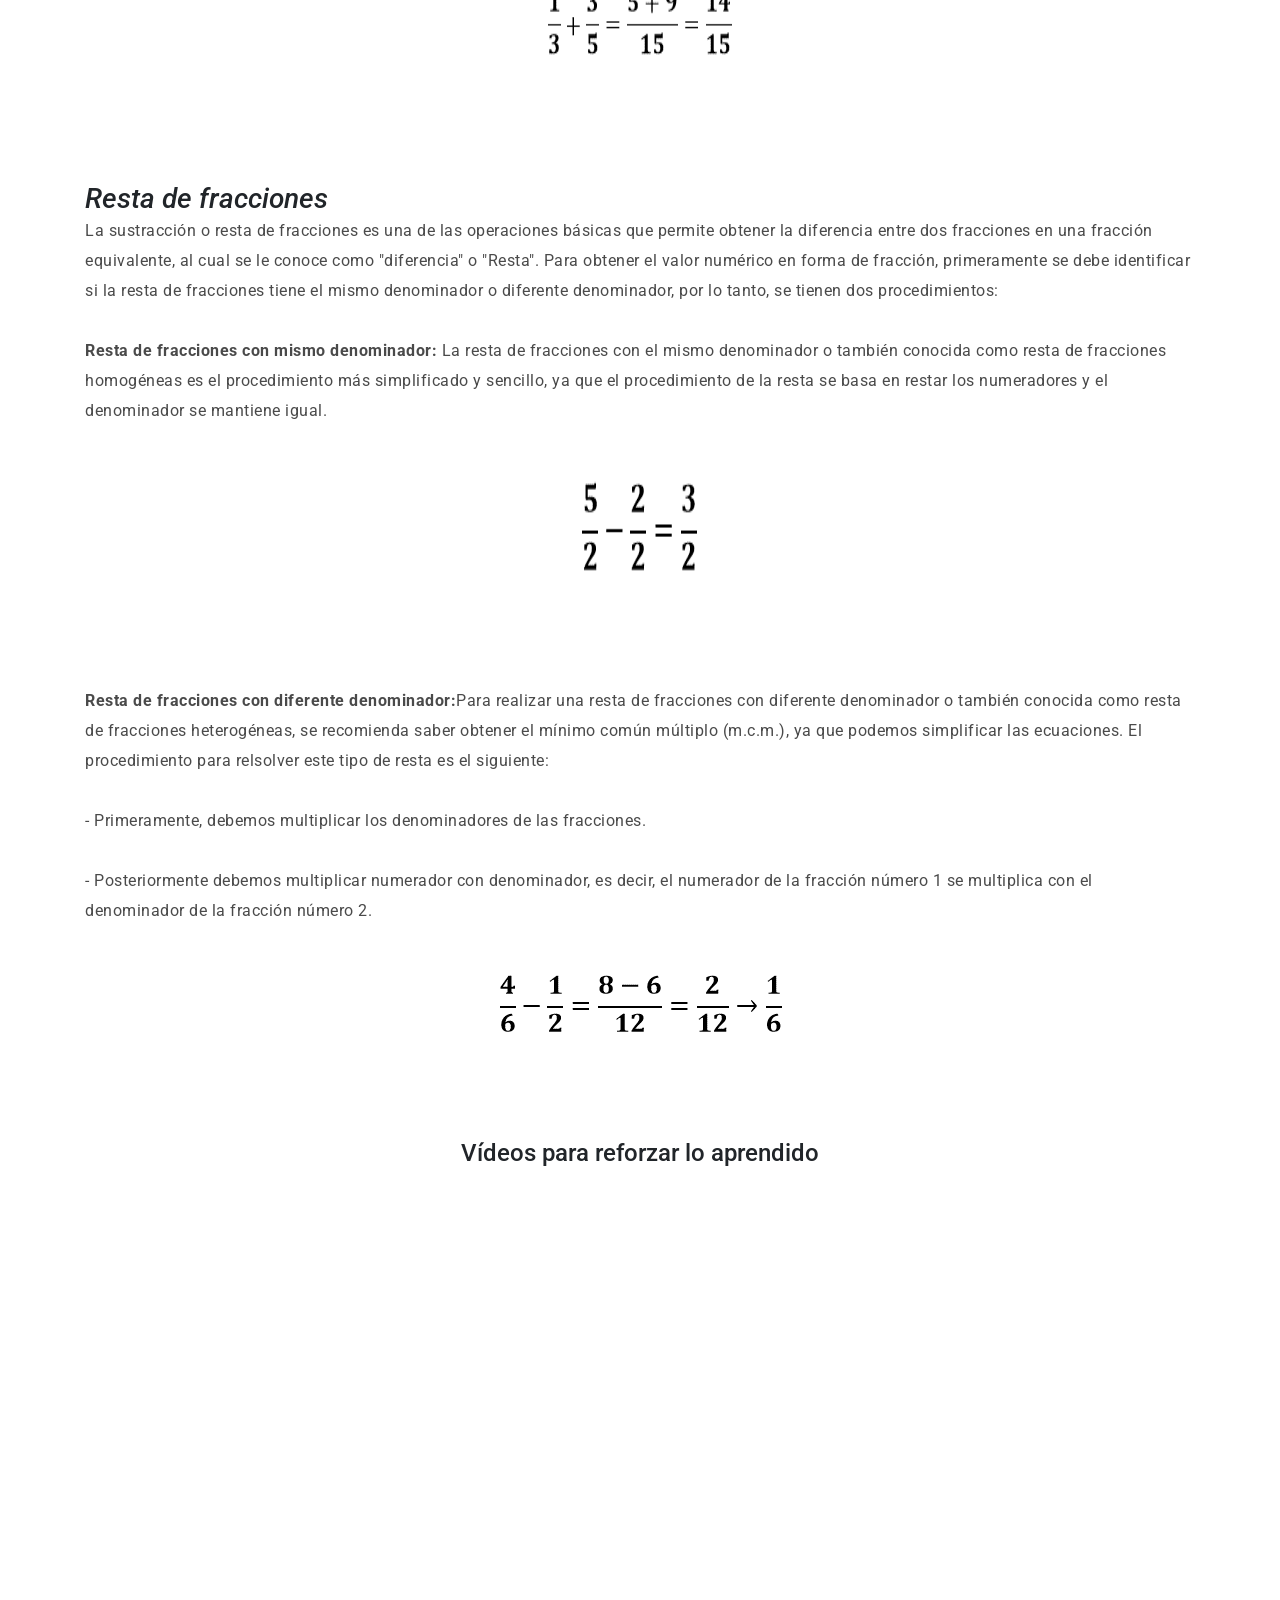
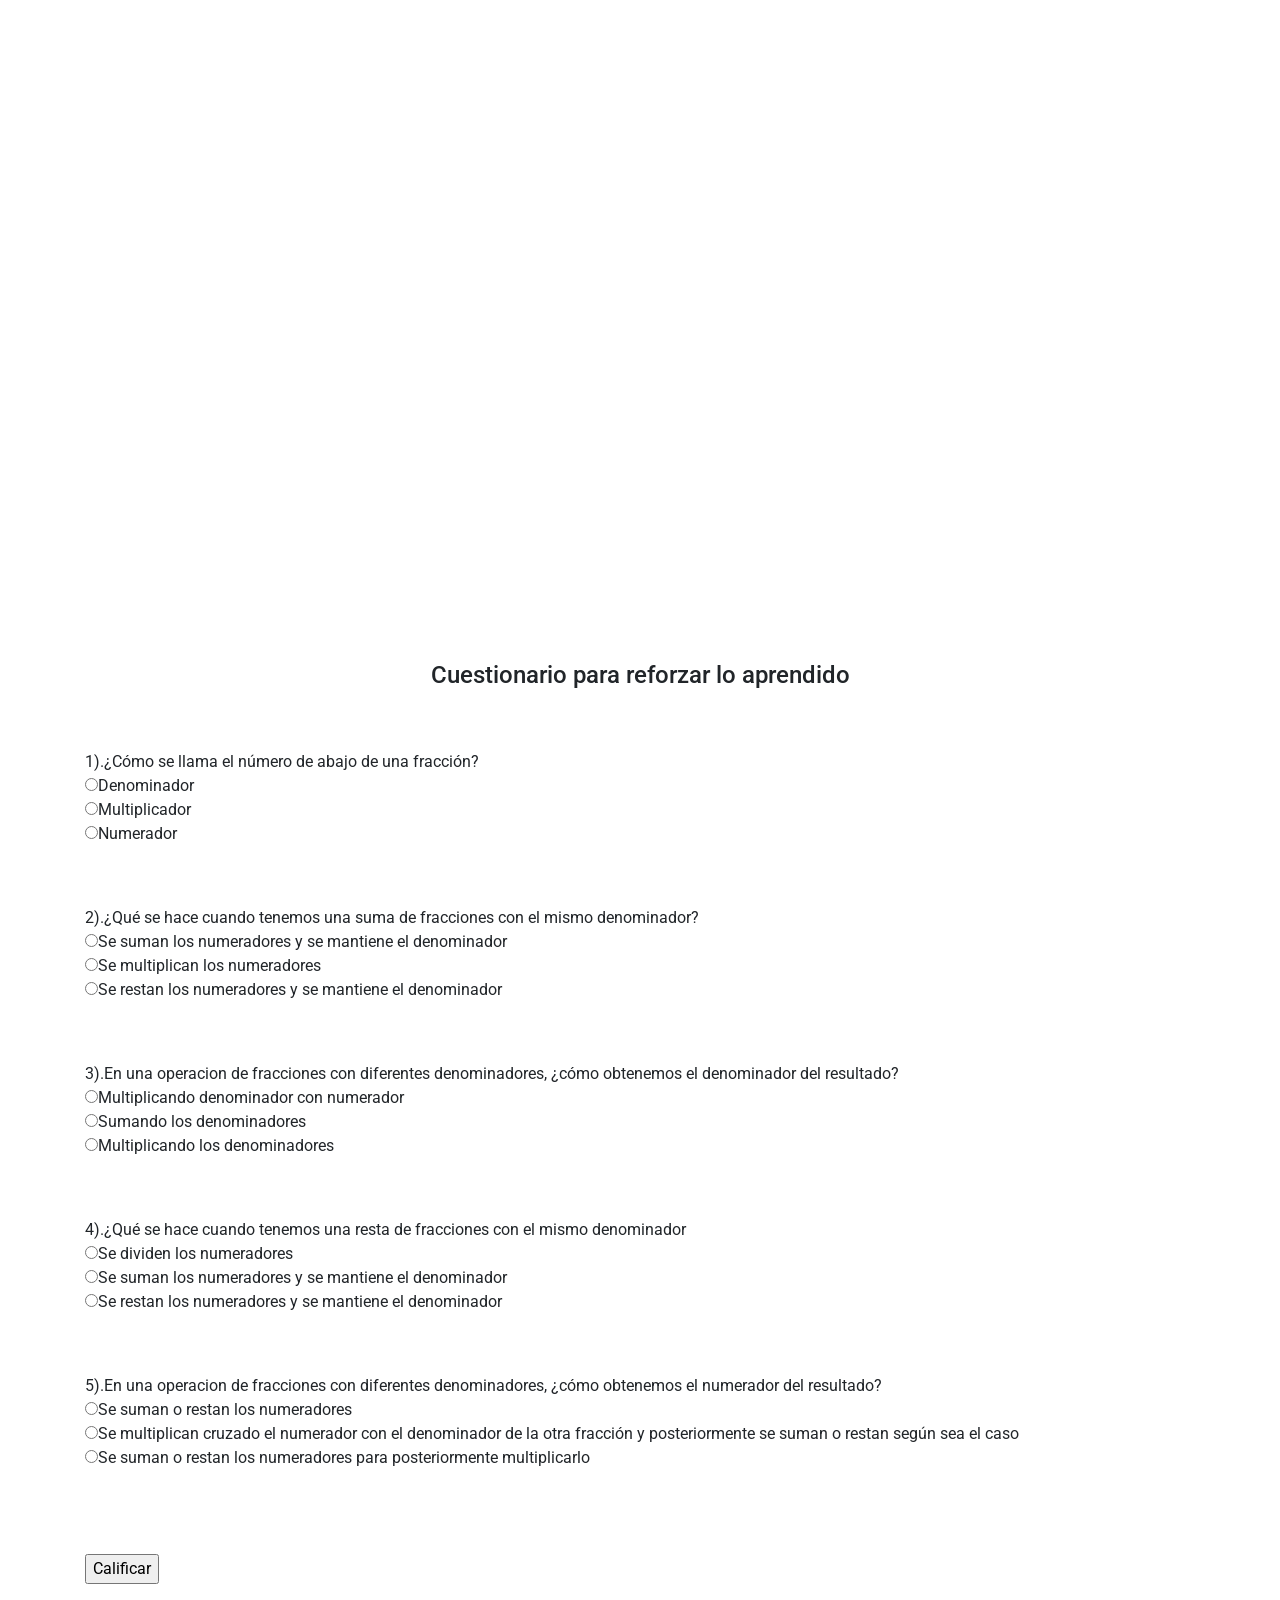
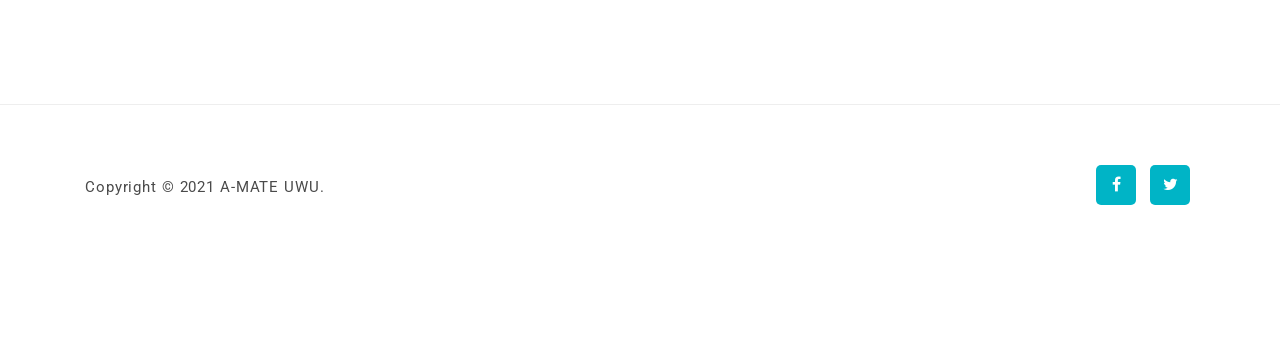
<file: MisProyectos/AMateUWU/operaciones-fracciones.html>
<!DOCTYPE html>
<html lang="en">

  <head>

    <meta charset="utf-8">
    <meta name="viewport" content="width=device-width, initial-scale=1, shrink-to-fit=no">
    <meta name="description" content="">
    <meta name="author" content="Template Mo">
    <link href="https://fonts.googleapis.com/css?family=Roboto:100,300,400,500,700,900" rel="stylesheet">

    <title>Operaciones con Fracciones</title>

	  <script language="javascript">
	  function averiguarnota(cuestionario){
		var resultado=0;
		for(i=0; i<cuestionario.elements.length; i++)
			if((cuestionario.elements[i].type=="radio")&&
				(cuestionario.elements[i].value=="Bien")&&
				(cuestionario.elements[i].checked))
		resultado++;
		alert("Acertaste "+resultado+" de 5 preguntas.");
		return false;
	}
	
	</script>

	  <!-- 
ART FACTORY

https://templatemo.com/tm-537-art-factory

-->
    <!-- Additional CSS Files -->
    <link rel="stylesheet" type="text/css" href="assets/csstemas/bootstrap.min.css">
    <link rel="stylesheet" type="text/css" href="assets/csstemas/font-awesome.css">
    <link rel="stylesheet" type="text/css" href="assets/csstemas/templatemo-art-factory.css">
    <link rel="stylesheet" type="text/css" href="assets/csstemas/owl-carousel.css">

    </head>
    
    <body>
    
    <!-- ***** Preloader Start ***** -->
    <div id="preloader">
        <div class="jumper">
            <div></div>
            <div></div>
            <div></div>
        </div>
    </div>  
    <!-- ***** Preloader End ***** -->
    
    
    <!-- ***** Header Area Start ***** -->
   <header class="header-area header-sticky">
        <div class="container">
            <div class="row">
                <div class="col-12">
                    <nav class="main-nav">
                        <!-- *** Logo Start *** -->
                        <a href="index.html" class="logo"><img src="assets/images/logo.png" width="130" height="85" alt=""/></a>
                        <!-- *** Logo End *** -->
                        <!-- *** Menu Start *** -->
                        <ul class="nav">
                            <li class="scroll-to-section"><a href="index.html" class="inicio">Inicio</a>
							<li class="scroll-to-section"><a href="calculadora.html">Calculadora Online</a>
							</li>  
    <!-- *** Menu End *** -->
							</ul>
                    </nav>
                </div>
            </div>
        </div>
    </header>
    <!-- ***** Header Area End ***** -->


    <!-- ***** Welcome Area Start ***** -->
    <div class="welcome-area" id="welcome">
    
    </div>
    <!-- ***** Welcome Area End ***** -->


    <!-- ***** Features Big Item Start ***** -->
    <section class="section" id="about">
        <div class="container">
			<h3><em><center>
			  <h2>Operaciones con Fracciones</h2>
			  <p>&nbsp;</p>
			</center></em></h3>
			<p>Para poder realizar operaciones con fracciones es importante recordar e identificar las partes de una fracción. Las fracciones están formadas por dos números: el numerador y el denominador. El denominador de una fracción, que nunca no puede ser cero e indica el número de partes iguales en que se divide la unidad. El numerador, indica las partes iguales que tomamos de la cantidad medida.</p>
			<p><center><img src="assets/images/partesfraccion.jpg" width="462" height="170" alt=""/></center></p>
			<p>&nbsp;</p>
		  <div id="po-dfp-post-001-0"></div>
<h3><span id="sumas"><em>Suma de fracciones</em></span></h3>
			<blockquote>
			  <p>La adición o suma de fracciones es una de las operaciones básicas que permite combinar dos o más fracciones en un número equivalente, al cual se le conoce como “Suma” o “Resultado de la Suma”.Para obtener el valor numérico en forma de fracciones, primeramente se debe identificar si la suma de fracciones tiene el mismo denominador o diferente denominador, por lo tanto, se tienen dos procedimientos: </p>
			  <p><strong>Suma de fracciones con mismo denominador:</strong> La suma de fracciones con el mismo denominador o también conocida como suma de fracciones homogéneas es el procedimiento más simplificado y sencillo, ya que el proceso de la suma se basa en sumar los numeradores y el denominador se mantiene igual. </p><center>
			    <p><img src="assets/images/suma1-fracciones.png" width="283" height="140" alt=""/></p>
			  </center>
			  <center>
			    <p>&nbsp;</p>
		  </center>
		  <p><strong>Suma de fracciones con mismo denominador:</strong> Para realizar una suma de fracciones con diferente denominador o también conocida como suma de fracciones heterogéneas, se recomienda saber obtener el mínimo común múltiplo (m.c.m.), ya que podemos simplificar las ecuaciones. El procedimiento para relsolver este tipo de suma es el siguiente:</p>
			  <p>- Primeramente, debemos multiplicar los denominadores de las fracciones.</p>
			  <p>- Posteriormente debemos multiplicar numerador con denominador, es decir, el numerador de la fracción número 1 se multiplica con el denominador de la fracción número 2.</p>
		  <p>- Ahora, de igual forma multiplicamos numerador con denominador, pero ahora el numerador de la fracción número	2	se multiplica con el denominador de la fracción 1.</p>
			  <p>- Por último, se suman los resultados de las multiplicaciones de numeradores con denominadores y se mantiene el resultado del producto de los denominadores.</p>
			  <p><center><img src="assets/images/suma2-fracciones.png" width="233" height="140" alt=""/></center></p>
		  <p>&nbsp;</p>
			            
				<h3><em>Resta de fracciones</em></h3>
				<p>La sustracción o resta de fracciones es una de las operaciones básicas que permite obtener la diferencia entre dos fracciones en una fracción equivalente, al cual se le conoce como "diferencia" o "Resta". Para obtener el valor numérico en forma de fracción, primeramente se debe identificar si la resta de fracciones tiene el mismo denominador o diferente denominador, por lo tanto, se tienen dos procedimientos:</p>
				<p><strong>Resta de fracciones con mismo denominador:</strong> La resta de fracciones con el mismo denominador o también conocida como resta de fracciones homogéneas es el procedimiento más simplificado y sencillo, ya que el procedimiento de la resta se basa en restar los numeradores y el denominador se mantiene igual. </p>
				
		  <p><center>
		    <p><img src="assets/images/resta1-fracciones.png" width="164" height="140" alt=""/></p>
		    <p>&nbsp;</p>
		  </center></p>
				  
				<p><strong>Resta de fracciones con diferente denominador:</strong>Para realizar una resta de fracciones con diferente denominador o también conocida como resta de fracciones heterogéneas, se recomienda saber obtener el mínimo común múltiplo (m.c.m.), ya que podemos simplificar las ecuaciones. El procedimiento para relsolver este tipo de resta es el siguiente:</p>
		  <p>- Primeramente, debemos multiplicar los denominadores de las fracciones.</p>
			  <p>- Posteriormente debemos multiplicar numerador con denominador, es decir, el numerador de la fracción número 1 se multiplica con el denominador de la fracción número 2.</p>
			  <p><center><img src="assets/images/resta2-fracciones.png" width="320" height="93" alt=""/></center></p>
				
				<p>&nbsp;</p>
				<center><h4>Vídeos para reforzar lo aprendido</h4>
					<iframe width="853" height="480" src="https://www.youtube.com/embed/LVHo5xvsvO0" title="YouTube video player" frameborder="0" allow="accelerometer; autoplay; clipboard-write; encrypted-media; gyroscope; picture-in-picture" allowfullscreen></iframe>
					<p>&nbsp;</p>
					<iframe width="853" height="480" src="https://www.youtube.com/embed/FRPijN0ie3U" title="YouTube video player" frameborder="0" allow="accelerometer; autoplay; clipboard-write; encrypted-media; gyroscope; picture-in-picture" allowfullscreen></iframe>
				</center>
				
				<p>&nbsp;</p>
				
				<center><h4>Cuestionario para reforzar lo aprendido</h4></center>
			    <p>&nbsp;</p>
				
				<form name="cuestionario" onSubmit="return averiguarnota(this)">
					
					1).¿Cómo se llama el número de abajo de una fracción?
					<br><input type="radio" name="respuesta5" value="Bien">Denominador
					<br><input type="radio" name="respuesta5" value="Mal">Multiplicador
					<br><input type="radio" name="respuesta5" value="Mal">Numerador
					<br>
					<p>&nbsp;</p>
					
					2).¿Qué se hace cuando tenemos una suma de fracciones con el mismo denominador?
					<br><input type="radio" name="respuesta1" value="Bien">Se suman los numeradores y se mantiene el denominador
					<br><input type="radio" name="respuesta1" value="Mal">Se multiplican los numeradores
					<br><input type="radio" name="respuesta1" value="Mal">Se restan los numeradores y se mantiene el denominador
					<br>
					<p>&nbsp;</p>
					3).En una operacion de fracciones con diferentes denominadores, ¿cómo obtenemos el denominador del resultado?
					<br><input type="radio" name="respuesta2" value="Mal">Multiplicando denominador con numerador
					<br><input type="radio" name="respuesta2" value="Mal">Sumando los denominadores
					<br><input type="radio" name="respuesta2" value="Bien">Multiplicando los denominadores
					<br>
					<p>&nbsp;</p>
					4).¿Qué se hace cuando tenemos una resta de fracciones con el mismo denominador
					<br><input type="radio" name="respuesta3" value="Mal">Se dividen los numeradores
					<br><input type="radio" name="respuesta3" value="Mal">Se suman los numeradores y se mantiene el denominador
					<br><input type="radio" name="respuesta3" value="Bien">Se restan los numeradores y se mantiene el denominador
					<br>
					<p>&nbsp;</p>
					5).En una operacion de fracciones con diferentes denominadores, ¿cómo obtenemos el numerador del resultado?
					<br><input type="radio" name="respuesta4" value="Mal">Se suman o restan los numeradores
					<br><input type="radio" name="respuesta4" value="Bien">Se multiplican cruzado el numerador con el denominador de la otra fracción y posteriormente se suman o restan según sea el caso
					<br><input type="radio" name="respuesta4" value="Mal">Se suman o restan los numeradores para posteriormente multiplicarlo 
					<br>
					<p>&nbsp;</p>
					
					<br><input type="submit" value="Calificar">
				
				</form>
				
				
				
        </div>
        <div class="col-lg-5 col-md-12 col-sm-12">
          <ul class="social">
          </ul>
        </div>
    </section>
    <footer>
        <div class="container">
            <div class="row">
                <div class="col-lg-7 col-md-12 col-sm-12">
                    <p class="copyright">Copyright &copy; 2021 A-MATE UWU. </p>
                </div>
                <div class="col-lg-5 col-md-12 col-sm-12">
                    <ul class="social">
                        <li><a href="https://www.facebook.com/A-MATE-UWU-108049115022437"><i class="fa fa-facebook"></i></a></li>
                        <li><a href="https://twitter.com/amateuwu"><i class="fa fa-twitter"></i></a></li>
                    </ul>
                </div>
            </div>
        </div>
    </footer>
    
    <!-- jQuery -->
    <script src="assets/js/jquery-2.1.0.min.js"></script>

    <!-- Bootstrap -->
    <script src="assets/js/popper.js"></script>
    <script src="assets/js/bootstrap.min.js"></script>

    <!-- Plugins -->
    <script src="assets/js/owl-carousel.js"></script>
    <script src="assets/js/scrollreveal.min.js"></script>
    <script src="assets/js/waypoints.min.js"></script>
    <script src="assets/js/jquery.counterup.min.js"></script>
    <script src="assets/js/imgfix.min.js"></script> 
    
    <!-- Global Init -->
    <script src="assets/js/custom.js"></script>

  </body>
</html>
</file>
<file: MisProyectos/Styles/style.css>
/* --- VARIABLES & RESET --- */
:root {
    --bg-dark: #0a0a0c;
    --text-white: #ffffff;
    --text-gray: #a1a1aa;
    --accent-blue: #3b82f6;
    --accent-cyan: #06b6d4;
    --accent-purple: #8b5cf6;
    --glass-bg: rgba(255, 255, 255, 0.03);
    --glass-border: rgba(255, 255, 255, 0.08);
    --glass-hover: rgba(255, 255, 255, 0.08);
}

* {
    margin: 0;
    padding: 0;
    box-sizing: border-box;
}

body {
    background-color: var(--bg-dark);
    color: var(--text-white);
    font-family: 'Outfit', sans-serif; /* Fuente moderna y ancha */
    min-height: 100vh;
    overflow-x: hidden;
    display: flex;
    flex-direction: column;
    align-items: center;
    justify-content: center;
}

/* --- LUCES DE FONDO (GLOWS) --- */
.background-glow {
    position: fixed;
    width: 600px;
    height: 600px;
    border-radius: 50%;
    filter: blur(100px);
    opacity: 0.15;
    z-index: -1;
    animation: float 10s infinite ease-in-out;
}

.glow-1 {
    top: -100px;
    left: -100px;
    background: var(--accent-blue);
}

.glow-2 {
    bottom: -100px;
    right: -100px;
    background: var(--accent-purple);
    animation-delay: 5s;
}

@keyframes float {
    0%, 100% { transform: translate(0, 0); }
    50% { transform: translate(30px, 50px); }
}

/* --- CONTENEDOR PRINCIPAL --- */
.container {
    width: 90%;
    max-width: 1000px;
    padding: 2rem 0;
    z-index: 1;
}

/* --- HEADER / PERFIL --- */
.profile-header {
    text-align: center;
    margin-bottom: 4rem;
}

.profile-badge {
    display: inline-flex;
    align-items: center;
    gap: 8px;
    background: rgba(6, 182, 212, 0.1);
    color: var(--accent-cyan);
    padding: 6px 12px;
    border-radius: 20px;
    font-size: 0.85rem;
    font-weight: 500;
    margin-bottom: 1.5rem;
    border: 1px solid rgba(6, 182, 212, 0.2);
}

.status-dot {
    width: 8px;
    height: 8px;
    background-color: var(--accent-cyan);
    border-radius: 50%;
    box-shadow: 0 0 10px var(--accent-cyan);
}

h1 {
    font-size: 3.5rem;
    font-weight: 800;
    line-height: 1.1;
    margin-bottom: 0.5rem;
    letter-spacing: -1px;
}

.accent {
    color: var(--accent-blue);
    font-family: 'Fira Code', monospace;
}

.subtitle {
    font-size: 1.2rem;
    color: var(--text-gray);
    margin-bottom: 2rem;
}

.tech-stack {
    display: flex;
    justify-content: center;
    gap: 12px;
    flex-wrap: wrap;
}

.tech-pill {
    background: var(--glass-bg);
    border: 1px solid var(--glass-border);
    padding: 8px 16px;
    border-radius: 8px;
    font-size: 0.9rem;
    display: flex;
    align-items: center;
    gap: 8px;
    transition: all 0.3s ease;
}

.tech-pill.active-focus {
    border-color: var(--accent-purple);
    color: var(--accent-purple);
    background: rgba(139, 92, 246, 0.05);
}

.tech-pill:hover {
    transform: translateY(-2px);
    background: var(--glass-hover);
}

/* --- GRID DE PROYECTOS (TARJETAS) --- */
.projects-grid {
    display: grid;
    grid-template-columns: repeat(auto-fit, minmax(320px, 1fr));
    gap: 20px;
    margin-bottom: 4rem;
}

.project-card {
    position: relative;
    background: var(--glass-bg);
    border: 1px solid var(--glass-border);
    border-radius: 16px;
    padding: 2rem;
    text-decoration: none;
    color: inherit;
    transition: all 0.4s cubic-bezier(0.25, 0.8, 0.25, 1);
    overflow: hidden;
    backdrop-filter: blur(10px);
    display: flex;
    flex-direction: column;
}

/* Efecto Hover en Tarjeta */
.project-card:hover {
    transform: translateY(-5px) scale(1.02);
    border-color: var(--accent-blue);
    box-shadow: 0 20px 40px -10px rgba(0, 0, 0, 0.5);
    background: var(--glass-hover);
}

.card-top {
    display: flex;
    justify-content: space-between;
    align-items: flex-start;
    margin-bottom: 1.5rem;
}

.folder-icon {
    display: flex;
    align-items: center;
    gap: 10px;
    color: var(--accent-blue);
    font-size: 1.5rem;
}

.project-type {
    font-family: 'Fira Code', monospace;
    font-size: 0.75rem;
    color: var(--text-gray);
    text-transform: uppercase;
    letter-spacing: 1px;
}

.arrow-icon {
    color: var(--text-gray);
    transition: transform 0.3s ease, color 0.3s ease;
}

.project-card:hover .arrow-icon {
    color: var(--accent-blue);
    transform: translateX(5px);
}

.project-card h3 {
    font-size: 1.5rem;
    margin-bottom: 0.8rem;
    font-weight: 600;
}

.project-card p {
    color: var(--text-gray);
    font-size: 0.95rem;
    line-height: 1.6;
    margin-bottom: 2rem;
    flex-grow: 1;
}

.card-footer {
    display: flex;
    justify-content: space-between;
    align-items: center;
    border-top: 1px solid var(--glass-border);
    padding-top: 1rem;
}

.mini-tags span {
    font-family: 'Fira Code', monospace;
    font-size: 0.75rem;
    margin-right: 10px;
    color: var(--text-gray);
}

.year {
    font-family: 'Fira Code', monospace;
    font-size: 0.8rem;
    opacity: 0.5;
}

/* Estilo especial para la tarjeta bloqueada/futura */
.locked-card {
    opacity: 0.6;
    cursor: not-allowed;
    border-style: dashed;
}

.locked-card:hover {
    transform: none;
    border-color: var(--glass-border);
    box-shadow: none;
}

/* --- FOOTER --- */
footer {
    text-align: center;
    border-top: 1px solid var(--glass-border);
    padding-top: 2rem;
    width: 100%;
}

.code-text {
    font-family: 'Fira Code', monospace;
    color: var(--text-gray);
    font-size: 0.9rem;
    margin-bottom: 1rem;
}

.social-links a {
    color: var(--text-white);
    font-size: 1.5rem;
    margin: 0 10px;
    transition: color 0.3s;
}

.social-links a:hover {
    color: var(--accent-blue);
}

/* --- ANIMACIONES DE ENTRADA --- */
.fade-in-up {
    opacity: 0;
    transform: translateY(20px);
    animation: fadeInUp 0.8s ease-out forwards;
}

.delay-1 { animation-delay: 0.2s; }
.delay-2 { animation-delay: 0.4s; }

@keyframes fadeInUp {
    to {
        opacity: 1;
        transform: translateY(0);
    }
}

/* --- MEDIA QUERIES --- */
@media (max-width: 768px) {
    h1 { font-size: 2.5rem; }
    .container { width: 95%; }
}
</file>
<file: MisProyectos/CalculadoraIpVLSM/static/css/main.6f36251c.css>
@import url(https://fonts.googleapis.com/css2?family=Poppins:wght@400;500;600&display=swap);*,::backdrop,:after,:before{--tw-border-spacing-x:0;--tw-border-spacing-y:0;--tw-translate-x:0;--tw-translate-y:0;--tw-rotate:0;--tw-skew-x:0;--tw-skew-y:0;--tw-scale-x:1;--tw-scale-y:1;--tw-pan-x: ;--tw-pan-y: ;--tw-pinch-zoom: ;--tw-scroll-snap-strictness:proximity;--tw-gradient-from-position: ;--tw-gradient-via-position: ;--tw-gradient-to-position: ;--tw-ordinal: ;--tw-slashed-zero: ;--tw-numeric-figure: ;--tw-numeric-spacing: ;--tw-numeric-fraction: ;--tw-ring-inset: ;--tw-ring-offset-width:0px;--tw-ring-offset-color:#fff;--tw-ring-color:#3b82f680;--tw-ring-offset-shadow:0 0 #0000;--tw-ring-shadow:0 0 #0000;--tw-shadow:0 0 #0000;--tw-shadow-colored:0 0 #0000;--tw-blur: ;--tw-brightness: ;--tw-contrast: ;--tw-grayscale: ;--tw-hue-rotate: ;--tw-invert: ;--tw-saturate: ;--tw-sepia: ;--tw-drop-shadow: ;--tw-backdrop-blur: ;--tw-backdrop-brightness: ;--tw-backdrop-contrast: ;--tw-backdrop-grayscale: ;--tw-backdrop-hue-rotate: ;--tw-backdrop-invert: ;--tw-backdrop-opacity: ;--tw-backdrop-saturate: ;--tw-backdrop-sepia: ;--tw-contain-size: ;--tw-contain-layout: ;--tw-contain-paint: ;--tw-contain-style: }/*
! tailwindcss v3.4.17 | MIT License | https://tailwindcss.com
*/*,:after,:before{border:0 solid #e5e7eb;box-sizing:border-box}:after,:before{--tw-content:""}:host,html{-webkit-text-size-adjust:100%;font-feature-settings:normal;-webkit-tap-highlight-color:transparent;font-family:ui-sans-serif,system-ui,sans-serif,Apple Color Emoji,Segoe UI Emoji,Segoe UI Symbol,Noto Color Emoji;font-variation-settings:normal;line-height:1.5;tab-size:4}body{line-height:inherit}hr{border-top-width:1px;color:inherit;height:0}abbr:where([title]){-webkit-text-decoration:underline dotted;text-decoration:underline dotted}h1,h2,h3,h4,h5,h6{font-size:inherit;font-weight:inherit}a{color:inherit;text-decoration:inherit}b,strong{font-weight:bolder}code,kbd,pre,samp{font-feature-settings:normal;font-family:ui-monospace,SFMono-Regular,Menlo,Monaco,Consolas,Liberation Mono,Courier New,monospace;font-size:1em;font-variation-settings:normal}small{font-size:80%}sub,sup{font-size:75%;line-height:0;position:relative;vertical-align:initial}sub{bottom:-.25em}sup{top:-.5em}table{border-collapse:collapse;border-color:inherit;text-indent:0}button,input,optgroup,select,textarea{font-feature-settings:inherit;color:inherit;font-family:inherit;font-size:100%;font-variation-settings:inherit;font-weight:inherit;letter-spacing:inherit;line-height:inherit;margin:0;padding:0}button,select{text-transform:none}button,input:where([type=button]),input:where([type=reset]),input:where([type=submit]){-webkit-appearance:button;background-color:initial;background-image:none}:-moz-focusring{outline:auto}:-moz-ui-invalid{box-shadow:none}progress{vertical-align:initial}::-webkit-inner-spin-button,::-webkit-outer-spin-button{height:auto}[type=search]{-webkit-appearance:textfield;outline-offset:-2px}::-webkit-search-decoration{-webkit-appearance:none}::-webkit-file-upload-button{-webkit-appearance:button;font:inherit}summary{display:list-item}blockquote,dd,dl,figure,h1,h2,h3,h4,h5,h6,hr,p,pre{margin:0}fieldset{margin:0}fieldset,legend{padding:0}menu,ol,ul{list-style:none;margin:0;padding:0}dialog{padding:0}textarea{resize:vertical}input::placeholder,textarea::placeholder{color:#9ca3af;opacity:1}[role=button],button{cursor:pointer}:disabled{cursor:default}audio,canvas,embed,iframe,img,object,svg,video{display:block;vertical-align:middle}img,video{height:auto;max-width:100%}[hidden]:where(:not([hidden=until-found])){display:none}.container{width:100%}@media (min-width:640px){.container{max-width:640px}}@media (min-width:768px){.container{max-width:768px}}@media (min-width:1024px){.container{max-width:1024px}}@media (min-width:1280px){.container{max-width:1280px}}@media (min-width:1536px){.container{max-width:1536px}}.pointer-events-none{pointer-events:none}.fixed{position:fixed}.absolute{position:absolute}.relative{position:relative}.inset-0{inset:0}.z-10{z-index:10}.mx-auto{margin-left:auto;margin-right:auto}.mb-12{margin-bottom:3rem}.mb-4{margin-bottom:1rem}.mb-6{margin-bottom:1.5rem}.mr-3{margin-right:.75rem}.mt-8{margin-top:2rem}.flex{display:flex}.inline-flex{display:inline-flex}.grid{display:grid}.h-1{height:.25rem}.h-6{height:1.5rem}.min-h-screen{min-height:100vh}.w-32{width:8rem}.w-6{width:1.5rem}.w-full{width:100%}.flex-shrink-0{flex-shrink:0}.transform{transform:translate(var(--tw-translate-x),var(--tw-translate-y)) rotate(var(--tw-rotate)) skewX(var(--tw-skew-x)) skewY(var(--tw-skew-y)) scaleX(var(--tw-scale-x)) scaleY(var(--tw-scale-y))}.grid-cols-1{grid-template-columns:repeat(1,minmax(0,1fr))}.flex-col{flex-direction:column}.items-start{align-items:flex-start}.items-center{align-items:center}.justify-center{justify-content:center}.gap-4{gap:1rem}.gap-8{gap:2rem}.space-x-4>:not([hidden])~:not([hidden]){--tw-space-x-reverse:0;margin-left:calc(1rem*(1 - var(--tw-space-x-reverse)));margin-right:calc(1rem*var(--tw-space-x-reverse))}.space-y-2>:not([hidden])~:not([hidden]){--tw-space-y-reverse:0;margin-bottom:calc(.5rem*var(--tw-space-y-reverse));margin-top:calc(.5rem*(1 - var(--tw-space-y-reverse)))}.space-y-3>:not([hidden])~:not([hidden]){--tw-space-y-reverse:0;margin-bottom:calc(.75rem*var(--tw-space-y-reverse));margin-top:calc(.75rem*(1 - var(--tw-space-y-reverse)))}.space-y-4>:not([hidden])~:not([hidden]){--tw-space-y-reverse:0;margin-bottom:calc(1rem*var(--tw-space-y-reverse));margin-top:calc(1rem*(1 - var(--tw-space-y-reverse)))}.space-y-6>:not([hidden])~:not([hidden]){--tw-space-y-reverse:0;margin-bottom:calc(1.5rem*var(--tw-space-y-reverse));margin-top:calc(1.5rem*(1 - var(--tw-space-y-reverse)))}.overflow-hidden{overflow:hidden}.rounded-2xl{border-radius:1rem}.rounded-full{border-radius:9999px}.rounded-lg{border-radius:.5rem}.rounded-xl{border-radius:.75rem}.border{border-width:1px}.border-border-blue\/30{border-color:#3341554d}.bg-dark-blue\/30{background-color:#0f172a4d}.bg-light-blue\/20{background-color:#60a5fa33}.bg-medium-blue\/50{background-color:#1e293b80}.bg-red-500\/80{background-color:#ef4444cc}.bg-\[radial-gradient\(circle_at_50\%_50\%\2c rgba\(96\2c 165\2c 250\2c 0\.1\)\2c transparent_50\%\)\]{background-image:radial-gradient(circle at 50% 50%,#60a5fa1a,#0000 50%)}.bg-gradient-to-br{background-image:linear-gradient(to bottom right,var(--tw-gradient-stops))}.bg-gradient-to-r{background-image:linear-gradient(to right,var(--tw-gradient-stops))}.from-blue-500{--tw-gradient-from:#3b82f6 var(--tw-gradient-from-position);--tw-gradient-to:#3b82f600 var(--tw-gradient-to-position);--tw-gradient-stops:var(--tw-gradient-from),var(--tw-gradient-to)}.from-dark-blue{--tw-gradient-from:#0f172a var(--tw-gradient-from-position);--tw-gradient-to:#0f172a00 var(--tw-gradient-to-position);--tw-gradient-stops:var(--tw-gradient-from),var(--tw-gradient-to)}.from-light-blue{--tw-gradient-from:#60a5fa var(--tw-gradient-from-position);--tw-gradient-to:#60a5fa00 var(--tw-gradient-to-position);--tw-gradient-stops:var(--tw-gradient-from),var(--tw-gradient-to)}.via-medium-blue{--tw-gradient-to:#1e293b00 var(--tw-gradient-to-position);--tw-gradient-stops:var(--tw-gradient-from),#1e293b var(--tw-gradient-via-position),var(--tw-gradient-to)}.to-blue-400{--tw-gradient-to:#60a5fa var(--tw-gradient-to-position)}.to-blue-500{--tw-gradient-to:#3b82f6 var(--tw-gradient-to-position)}.to-dark-blue{--tw-gradient-to:#0f172a var(--tw-gradient-to-position)}.to-light-blue{--tw-gradient-to:#60a5fa var(--tw-gradient-to-position)}.bg-clip-text{-webkit-background-clip:text;background-clip:text}.p-4{padding:1rem}.p-6{padding:1.5rem}.p-8{padding:2rem}.px-4{padding-left:1rem;padding-right:1rem}.px-6{padding-left:1.5rem;padding-right:1.5rem}.py-2{padding-bottom:.5rem;padding-top:.5rem}.py-3{padding-bottom:.75rem;padding-top:.75rem}.py-8{padding-bottom:2rem;padding-top:2rem}.text-center{text-align:center}.text-4xl{font-size:2.25rem;line-height:2.5rem}.text-lg{font-size:1.125rem}.text-lg,.text-xl{line-height:1.75rem}.text-xl{font-size:1.25rem}.font-bold{font-weight:700}.font-medium{font-weight:500}.font-semibold{font-weight:600}.leading-relaxed{line-height:1.625}.text-light-blue{--tw-text-opacity:1;color:#60a5fa;color:rgb(96 165 250/var(--tw-text-opacity,1))}.text-text-light{--tw-text-opacity:1;color:#e2e8f0;color:rgb(226 232 240/var(--tw-text-opacity,1))}.text-text-muted{--tw-text-opacity:1;color:#94a3b8;color:rgb(148 163 184/var(--tw-text-opacity,1))}.text-transparent{color:#0000}.text-white{--tw-text-opacity:1;color:#fff;color:rgb(255 255 255/var(--tw-text-opacity,1))}.placeholder-text-muted::placeholder{--tw-placeholder-opacity:1;color:#94a3b8;color:rgb(148 163 184/var(--tw-placeholder-opacity,1))}.shadow-2xl{--tw-shadow:0 25px 50px -12px #00000040;--tw-shadow-colored:0 25px 50px -12px var(--tw-shadow-color)}.shadow-2xl,.shadow-lg{box-shadow:0 0 #0000,0 0 #0000,var(--tw-shadow);box-shadow:var(--tw-ring-offset-shadow,0 0 #0000),var(--tw-ring-shadow,0 0 #0000),var(--tw-shadow)}.shadow-lg{--tw-shadow:0 10px 15px -3px #0000001a,0 4px 6px -4px #0000001a;--tw-shadow-colored:0 10px 15px -3px var(--tw-shadow-color),0 4px 6px -4px var(--tw-shadow-color)}.shadow-md{--tw-shadow:0 4px 6px -1px #0000001a,0 2px 4px -2px #0000001a;--tw-shadow-colored:0 4px 6px -1px var(--tw-shadow-color),0 2px 4px -2px var(--tw-shadow-color);box-shadow:0 0 #0000,0 0 #0000,var(--tw-shadow);box-shadow:var(--tw-ring-offset-shadow,0 0 #0000),var(--tw-ring-shadow,0 0 #0000),var(--tw-shadow)}.ring-1{--tw-ring-offset-shadow:var(--tw-ring-inset) 0 0 0 var(--tw-ring-offset-width) var(--tw-ring-offset-color);--tw-ring-shadow:var(--tw-ring-inset) 0 0 0 calc(1px + var(--tw-ring-offset-width)) var(--tw-ring-color);box-shadow:var(--tw-ring-offset-shadow),var(--tw-ring-shadow),0 0 #0000;box-shadow:var(--tw-ring-offset-shadow),var(--tw-ring-shadow),var(--tw-shadow,0 0 #0000)}.ring-inset{--tw-ring-inset:inset}.ring-border-blue\/30{--tw-ring-color:#3341554d}.filter{filter:var(--tw-blur) var(--tw-brightness) var(--tw-contrast) var(--tw-grayscale) var(--tw-hue-rotate) var(--tw-invert) var(--tw-saturate) var(--tw-sepia) var(--tw-drop-shadow)}.backdrop-blur-sm{--tw-backdrop-blur:blur(4px);-webkit-backdrop-filter:var(--tw-backdrop-blur) var(--tw-backdrop-brightness) var(--tw-backdrop-contrast) var(--tw-backdrop-grayscale) var(--tw-backdrop-hue-rotate) var(--tw-backdrop-invert) var(--tw-backdrop-opacity) var(--tw-backdrop-saturate) var(--tw-backdrop-sepia);backdrop-filter:var(--tw-backdrop-blur) var(--tw-backdrop-brightness) var(--tw-backdrop-contrast) var(--tw-backdrop-grayscale) var(--tw-backdrop-hue-rotate) var(--tw-backdrop-invert) var(--tw-backdrop-opacity) var(--tw-backdrop-saturate) var(--tw-backdrop-sepia)}.transition{transition-duration:.15s;transition-property:color,background-color,border-color,text-decoration-color,fill,stroke,opacity,box-shadow,transform,filter,-webkit-backdrop-filter;transition-property:color,background-color,border-color,text-decoration-color,fill,stroke,opacity,box-shadow,transform,filter,backdrop-filter;transition-property:color,background-color,border-color,text-decoration-color,fill,stroke,opacity,box-shadow,transform,filter,backdrop-filter,-webkit-backdrop-filter;transition-timing-function:cubic-bezier(.4,0,.2,1)}.transition-all{transition-duration:.15s;transition-property:all;transition-timing-function:cubic-bezier(.4,0,.2,1)}.duration-200{transition-duration:.2s}body{-webkit-font-smoothing:antialiased;-moz-osx-font-smoothing:grayscale;font-family:Poppins,-apple-system,BlinkMacSystemFont,Segoe UI,Roboto,Oxygen,Ubuntu,Cantarell,Fira Sans,Droid Sans,Helvetica Neue,sans-serif;margin:0}code{font-family:source-code-pro,Menlo,Monaco,Consolas,Courier New,monospace}.hover\:-translate-y-0\.5:hover{--tw-translate-y:-0.125rem;transform:translate(var(--tw-translate-x),var(--tw-translate-y)) rotate(var(--tw-rotate)) skewX(var(--tw-skew-x)) skewY(var(--tw-skew-y)) scaleX(var(--tw-scale-x)) scaleY(var(--tw-scale-y))}.hover\:bg-dark-blue\/50:hover{background-color:#0f172a80}.hover\:bg-red-500:hover{--tw-bg-opacity:1;background-color:#ef4444;background-color:rgb(239 68 68/var(--tw-bg-opacity,1))}.hover\:shadow-lg:hover{--tw-shadow:0 10px 15px -3px #0000001a,0 4px 6px -4px #0000001a;--tw-shadow-colored:0 10px 15px -3px var(--tw-shadow-color),0 4px 6px -4px var(--tw-shadow-color)}.hover\:shadow-lg:hover,.hover\:shadow-xl:hover{box-shadow:0 0 #0000,0 0 #0000,var(--tw-shadow);box-shadow:var(--tw-ring-offset-shadow,0 0 #0000),var(--tw-ring-shadow,0 0 #0000),var(--tw-shadow)}.hover\:shadow-xl:hover{--tw-shadow:0 20px 25px -5px #0000001a,0 8px 10px -6px #0000001a;--tw-shadow-colored:0 20px 25px -5px var(--tw-shadow-color),0 8px 10px -6px var(--tw-shadow-color)}.focus\:border-transparent:focus{border-color:#0000}.focus\:outline-none:focus{outline:2px solid #0000;outline-offset:2px}.focus\:ring-2:focus{--tw-ring-offset-shadow:var(--tw-ring-inset) 0 0 0 var(--tw-ring-offset-width) var(--tw-ring-offset-color);--tw-ring-shadow:var(--tw-ring-inset) 0 0 0 calc(2px + var(--tw-ring-offset-width)) var(--tw-ring-color);box-shadow:var(--tw-ring-offset-shadow),var(--tw-ring-shadow),0 0 #0000;box-shadow:var(--tw-ring-offset-shadow),var(--tw-ring-shadow),var(--tw-shadow,0 0 #0000)}.focus\:ring-light-blue\/50:focus{--tw-ring-color:#60a5fa80}@media (min-width:768px){.md\:w-auto{width:auto}.md\:grid-cols-2{grid-template-columns:repeat(2,minmax(0,1fr))}.md\:text-5xl{font-size:3rem;line-height:1}}@media (min-width:1024px){.lg\:grid-cols-2{grid-template-columns:repeat(2,minmax(0,1fr))}}.resultados_calculationResults__vySMi{color:#e2e8f0;font-family:Poppins,sans-serif;margin:0;max-width:100%;width:100%}h2{color:#60a5fa;font-size:2rem;font-weight:600;margin-bottom:1.5rem;text-align:center;text-shadow:0 2px 4px #0003}.resultados_intro__UhRsY{color:#94a3b8;font-size:1.1rem;margin-bottom:2rem;text-align:center}.resultados_card__8SSAN{background-color:#1e293b;border:1px solid #334155;border-radius:8px;box-shadow:0 4px 6px #0003;margin-bottom:1.5rem;padding:1.5rem}.resultados_classfulCard__klBpY{border-top:4px solid #3b82f6}.resultados_subnetCard__ZukAr{border-top:4px solid #2563eb}.resultados_card__8SSAN h3{border-bottom:2px solid #334155;color:#60a5fa;font-size:1.6rem;font-weight:600;margin-bottom:1rem;padding-bottom:.5rem}.resultados_card__8SSAN p{color:#e2e8f0;font-size:1rem;margin-bottom:.75rem}.resultados_card__8SSAN p strong{color:#60a5fa}.resultados_description__fCHWR{color:#94a3b8;font-size:.9rem;font-style:italic;margin-bottom:1rem}.resultados_tooltip__cNaAD{color:#60a5fa;cursor:help;display:inline-block;font-weight:700;margin-left:.5rem;position:relative}.resultados_tooltip__cNaAD:after{background:#1e293b;border:1px solid #334155;border-radius:4px;box-shadow:0 2px 8px #0000004d;color:#e2e8f0;content:attr(data-tooltip);font-size:.9rem;opacity:0;padding:.5rem;pointer-events:none;position:fixed;right:20px;top:20px;visibility:hidden;width:200px;z-index:1000}.resultados_tooltip__cNaAD:hover:after{opacity:1;visibility:visible}.resultados_binary__zGkwe:hover .resultados_networkPart__hR\+\+u{color:#3b82f6;font-weight:700}.resultados_binary__zGkwe:hover .resultados_hostPart__XPNs0{color:#2563eb;font-weight:700}.resultados_error__0rMpg,.resultados_noSubnets__k4O-c{color:#ef4444;font-size:1.1rem;font-weight:700;margin:1rem 0;text-align:center}.resultados_warning__OqkQT{color:#ef4444;font-size:.9rem;margin-bottom:1rem;text-align:center}.resultados_subnetList__mlelo h3{color:#60a5fa;font-size:1.6rem;margin-bottom:1rem}@media (min-width:768px){.resultados_calculationResults__vySMi{display:flex;flex-direction:column;gap:1.5rem}}*{box-sizing:border-box;margin:0;padding:0}body{background-color:#0f172a;color:#e2e8f0;font-family:Poppins,sans-serif}.app-container{align-items:center;background:linear-gradient(135deg,#0f172a,#1e293b);display:flex;flex-direction:column;justify-content:flex-start;min-height:97vh;padding:1rem}.title-container{background-color:#1e293b;border-bottom:1px solid #334155;border-radius:12px;box-shadow:0 4px 6px #0003;margin:0 auto 2rem;max-width:1200px;padding:1.5rem;text-align:center;width:90%}.title-container h1{color:#60a5fa;font-size:2rem;font-weight:600;text-shadow:0 2px 4px #0003}.content-wrapper{border:1px solid #334155;border-radius:12px;box-shadow:0 8px 16px #0003;flex:1 1;margin-left:auto;margin-right:auto;margin-top:1rem;max-width:1200px;overflow:hidden;transition:all .5s ease}.content-wrapper,.input-section{background-color:#1e293b;display:flex;width:90%}.input-section{flex:1 1 auto;overflow-y:auto;padding:1.5rem;transition:width .5s ease}.input-column,.instructions-column{align-items:center;background-color:#1e293b;display:flex;flex:1 1;flex-direction:column;padding:0 1.5rem}.instructions{margin:0 auto;max-width:400px}.input-fields,.instructions{background-color:#0f172a;border:1px solid #334155;border-radius:8px;padding:1rem;width:100%}.input-fields{font-size:.9rem;max-width:320px}.welcome{color:#94a3b8;font-size:1rem;line-height:1.5;margin-bottom:1rem;text-align:justify}.guide{color:#94a3b8;margin-bottom:1.5rem}.guide h3{color:#60a5fa;font-size:1.3rem;font-weight:500;margin-bottom:.75rem}.guide p{color:#94a3b8;font-size:.95rem;line-height:1.5}.data-prompt{color:#60a5fa;font-size:1.1rem;font-weight:500;margin-bottom:1rem;max-width:400px;text-align:justify;width:100%}.calculate-button{background:linear-gradient(135deg,#3b82f6,#2563eb);border:none;border-radius:8px;box-shadow:0 4px 6px #2563eb33;color:#fff;cursor:pointer;font-size:1rem;font-weight:500;max-width:320px;padding:.8rem;transition:all .3s ease;width:100%}.calculate-button:hover{background:linear-gradient(135deg,#2563eb,#1d4ed8);box-shadow:0 6px 8px #2563eb4d;transform:translateY(-2px)}.results-window{background-color:#0f172a;border:1px solid #334155;border-radius:8px;margin-top:1rem;max-height:calc(100vh - 200px);overflow-y:auto;padding:1.5rem;position:relative}.back-button{background:linear-gradient(135deg,#3b82f6,#2563eb);border:none;border-radius:8px;box-shadow:0 4px 6px #2563eb33;color:#fff;cursor:pointer;display:block;font-size:1rem;font-weight:500;margin:1rem auto;padding:.75rem 1.5rem;transition:all .3s ease}.back-button:hover{background:linear-gradient(135deg,#2563eb,#1d4ed8);box-shadow:0 6px 8px #2563eb4d;transform:translateY(-2px)}@media (max-width:768px){.app-container{padding:.5rem}.title-container{border-radius:8px;max-width:none;padding:1rem;width:100%}.content-wrapper{margin-top:.5rem;max-width:none}.content-wrapper,.input-section{flex-direction:column;width:100%}.input-section{padding:1rem}.combined-column,.input-column,.instructions-column{margin-bottom:1rem;padding:0}.data-prompt,.input-fields,.instructions{max-width:100%}.results-window{border-left:none;border-top:1px solid #334155;width:100%}}.mode-selector{background-color:#f7fafc;border:1px solid #e2e8f0;border-radius:8px;display:flex;gap:2rem;margin-bottom:1.5rem;padding:1rem}.mode-selector label{align-items:center;color:#4a5568;cursor:pointer;display:flex;font-weight:500;gap:.5rem}.mode-selector input[type=radio]{cursor:pointer;height:1.2rem;width:1.2rem}.vlsm-input{background-color:#f7fafc;border:1px solid #e2e8f0;border-radius:8px;margin-bottom:1.5rem;margin-left:auto;margin-right:auto;max-width:800px;padding:1.5rem;width:100%}.vlsm-input h3{color:#3182ce;font-size:1.2rem;margin-bottom:1rem;text-align:center}.vlsm-input .description{color:#718096;font-size:.9rem;margin-bottom:1.5rem;text-align:center}.subnet-input-group{align-items:center;background-color:#fff;border:1px solid #e2e8f0;border-radius:6px;display:flex;flex-wrap:wrap;gap:1rem;margin-bottom:1rem;padding:1rem}.subnet-input-group input[type=text]{flex:2 1;min-width:200px}.subnet-input-group input[type=number],.subnet-input-group input[type=text]{border:1px solid #e2e8f0;border-radius:4px;font-size:1rem;padding:.5rem;transition:all .3s ease}.subnet-input-group input[type=number]{flex:1 1;min-width:150px}.subnet-input-group input:focus{border-color:#3182ce;box-shadow:0 0 0 3px #3182ce1a;outline:none}.subnet-input-group button{background-color:#ff6b6b;border:none;border-radius:4px;color:#fff;cursor:pointer;padding:.5rem 1rem;transition:all .3s ease;white-space:nowrap}.subnet-input-group button:hover{background-color:#ff5252}.vlsm-input>button{background-color:#3182ce;border:none;border-radius:4px;color:#fff;cursor:pointer;display:block;font-weight:500;margin:1rem auto;max-width:300px;padding:.75rem;transition:all .3s ease;width:100%}.vlsm-input>button:hover{background-color:#2b6cb0}@media (max-width:768px){.subnet-input-group{align-items:stretch;flex-direction:column}.subnet-input-group input[type=number],.subnet-input-group input[type=text]{min-width:0;min-width:auto;width:100%}.subnet-input-group button{width:100%}}
/*# sourceMappingURL=main.6f36251c.css.map*/
</file>
<file: MisProyectos/CreadorDeSprites/style.css>
* { box-sizing: border-box; margin: 0; padding: 0; outline: none; }
:root {
    --bg-main: #020617; 
    --bg-card: #0f172a; 
    --border-slate: #1e293b; 
    --text-primary: #f1f5f9; 
    --accent: #4f46e5; 
    --emerald: #10b981; 
    --rose: #f43f5e; 
    --purple: #a855f7; 
    --orange: #f97316; 
}

body {
    background-color: var(--bg-main);
    color: var(--text-primary);
    font-family: 'Inter', system-ui, sans-serif;
    overflow-x: hidden; 
    width: 100vw;
    max-width: 100vw;
}

.hidden { display: none !important; }

.app-container { width: 100%; max-width: 1300px; margin: 0 auto; padding: 2rem 1rem; }
.main-grid { display: grid; grid-template-columns: 1fr; gap: 2rem; width: 100%; }
@media (min-width: 1024px) { .main-grid { grid-template-columns: 1fr 2.5fr; } }

.col-left, .col-right { min-width: 0; width: 100%; }
.grid-2col { display: grid; grid-template-columns: 1fr; gap: 1rem; }
@media (min-width: 768px) { .grid-2col { grid-template-columns: 1fr 1fr; } }

.flex { display: flex; } .flex-col { flex-direction: column; } 
.flex-1 { flex: 1 1 0%; min-width: 0; } .w-full { width: 100%; }
.items-center { align-items: center; } .justify-center { justify-content: center; } .justify-between { justify-content: space-between; }
.text-center { text-align: center; } 
.mt-4 { margin-top: 1rem; } .mt-5 { margin-top: 1.25rem; } .mt-8 { margin-top: 2rem; }
.mb-4 { margin-bottom: 1rem; } .mb-5 { margin-bottom: 1.25rem; } .mb-6 { margin-bottom: 1.5rem; } .mb-8 { margin-bottom: 2rem; }
.p-6 { padding: 1.5rem; } .space-y-8 > * + * { margin-top: 2rem; } .gap-4 { gap: 1rem; }
.pt-4 { padding-top: 1rem; } .border-t { border-top-width: 1px; }

.text-sm { font-size: 0.875rem; } .text-xs { font-size: 0.75rem; } .text-base { font-size: 1rem; } .text-4xl { font-size: 2.25rem; font-weight: 700; }
.font-bold { font-weight: 700; } .font-semibold { font-weight: 600; } .font-medium { font-weight: 500; } .font-mono { font-family: ui-monospace, monospace; }

.text-slate-400 { color: #94a3b8; } .text-slate-300 { color: #cbd5e1; } .text-indigo-400 { color: #818cf8; } .text-emerald-400 { color: #34d399; } .text-purple-400 { color: #c084fc; } .text-orange-400 { color: #fb923c; } .text-rose-400 { color: #fb7185; }

.card { background-color: var(--bg-card); border: 1px solid var(--border-slate); border-radius: 1rem; box-shadow: 0 10px 15px -3px rgba(0,0,0,0.1); width: 100%; overflow: hidden; }
.card-title { font-size: 1.125rem; font-weight: 600; }

.drop-zone { border: 2px dashed #334155; background-color: rgba(15, 23, 42, 0.5); border-radius: 0.75rem; padding: 2.5rem 1rem; cursor: pointer; transition: all 0.3s ease; }
.drop-zone:hover { border-color: var(--accent); background-color: rgba(79, 70, 229, 0.1); }
.drop-zone.drag-over { border-color: var(--emerald) !important; background-color: rgba(16, 185, 129, 0.15) !important; transform: scale(1.02); }
.drop-zone * { pointer-events: none; }

.scroll-h { width: 100%; overflow-x: auto; overflow-y: hidden; white-space: nowrap; }
.scroll-h::-webkit-scrollbar { height: 8px; }
.scroll-h::-webkit-scrollbar-track { background: var(--bg-main); border-radius: 4px; }
.scroll-h::-webkit-scrollbar-thumb { background: #334155; border-radius: 4px; }
.scroll-h::-webkit-scrollbar-thumb:hover { background: var(--accent); }

.timeline { display: flex; flex-wrap: nowrap; gap: 4px; padding: 8px; height: 110px; width: max-content; min-width: 100%; }
.timeline canvas { height: 100%; border: 2px solid transparent; border-radius: 0.375rem; image-rendering: pixelated; cursor: pointer; transition: 0.1s; flex-shrink: 0; }
.timeline canvas:hover { transform: translateY(-2px); border-color: var(--border-slate); }
.timeline canvas.active-frame { border-color: var(--accent); transform: scale(1.03); z-index: 10; }
.loop-bar canvas.start-mark { border-color: var(--emerald) !important; transform: scale(1.05); }
.loop-bar canvas.end-mark { border-color: var(--rose) !important; transform: scale(1.05); }

.checkerboard-bg { background-image: linear-gradient(45deg, #1e293b 25%, transparent 25%), linear-gradient(-45deg, #1e293b 25%, transparent 25%), linear-gradient(45deg, transparent 75%, #1e293b 75%), linear-gradient(-45deg, transparent 75%, #1e293b 75%); background-size: 16px 16px; background-position: 0 0, 0 8px, 8px -8px, -8px 0px; background-color: #0f172a; }
.canvas-preview { height: 380px; width: auto; max-width: 100%; object-fit: contain; background-color: transparent !important; image-rendering: pixelated; }

#finalExportCanvas { height: auto; max-height: 250px; width: auto; max-width: none !important; }

.input-modern { background: rgba(0,0,0,0.3); border: 1px solid var(--border-slate); color: white; padding: 0.5rem; border-radius: 0.5rem; text-align: center; }
.input-modern:focus { border-color: var(--accent); }
.input-manual-frame { font-size: 1.75rem; font-weight: 700; font-family: ui-monospace, Consolas, monospace; background: transparent; border: none; width: 80px; text-align: center; }

.btn { padding: 0.75rem 1.5rem; font-size: 0.875rem; font-weight: 600; border-radius: 0.5rem; transition: 0.2s; cursor: pointer; border: none; display: inline-flex; justify-content: center; align-items: center; }
.btn:hover { transform: translateY(-2px); filter: brightness(1.1); }
.btn-primary { background: var(--accent); color: white; }
.btn-export { background: var(--orange); color: white; width: 100%; }
.btn-master { background: var(--purple); color: white; }
.btn-master:hover { background: #9333ea; filter: brightness(1.2); }

.slider-modern { -webkit-appearance: none; appearance: none; background: #1e293b; height: 6px; border-radius: 3px; cursor: pointer; }
.slider-modern::-webkit-slider-thumb { -webkit-appearance: none; appearance: none; width: 18px; height: 18px; border-radius: 50%; background: var(--accent); border: 2px solid white; transition: 0.1s; }

.toggle-container { display: flex; align-items: center; justify-content: space-between; cursor: pointer; background: rgba(0,0,0,0.3); padding: 0.5rem 0.75rem; border-radius: 0.5rem; }
.toggle-container input { display: none; }
.toggle-slider { width: 2.25rem; height: 1.25rem; background: #334155; border-radius: 9999px; position: relative; transition: 0.2s; }
.toggle-slider:after { content: ''; position: absolute; top: 2px; left: 2px; width: 1rem; height: 1rem; background: white; border-radius: 50%; transition: 0.2s; }
.toggle-container input:checked + .toggle-slider { background-color: var(--accent); }
.toggle-container input:checked + .toggle-slider:after { transform: translateX(1rem); }
.toggle-magic input:checked + .toggle-slider { background-color: var(--purple); }

.badge { padding: 0.25rem 0.75rem; font-size: 0.75rem; border-radius: 9999px; font-weight: bold; }
.badge-start { color: var(--emerald); background: rgba(16, 185, 129, 0.1); border: 1px solid rgba(16, 185, 129, 0.3); }
.badge-end { color: var(--rose); background: rgba(244, 63, 94, 0.1); border: 1px solid rgba(244, 63, 94, 0.3); }
.panel-disabled { opacity: 0.3; pointer-events: none; filter: grayscale(0.5); transition: 0.4s; }
.image-rendering-pixelated { image-rendering: pixelated; }

.grabbing-cursor { cursor: grabbing !important; }
.grab-cursor { cursor: grab; }

.row-manager-wrapper { display: flex; flex-direction: column; gap: 0.75rem; max-height: 250px; overflow-y: auto; overflow-x: hidden; padding-right: 0.5rem; }
.row-manager-wrapper::-webkit-scrollbar { width: 8px; }
.row-manager-wrapper::-webkit-scrollbar-track { background: rgba(0,0,0,0.2); border-radius: 4px; }
.row-manager-wrapper::-webkit-scrollbar-thumb { background: var(--purple); border-radius: 4px; }

.row-manager-item { display: flex; align-items: center; gap: 1rem; background: rgba(15, 23, 42, 0.8); border: 1px solid var(--border-slate); border-radius: 0.5rem; padding: 0.5rem 1rem; width: 100%; flex-shrink: 0; transition: 0.2s; }
.row-manager-idx { font-family: ui-monospace, monospace; font-weight: 700; font-size: 1.25rem; color: var(--purple); width: 2ch; text-align: center; flex-shrink: 0; }
.row-manager-preview { height: 40px !important; max-height: 40px !important; width: auto; max-width: 120px; object-fit: contain; background: transparent; flex-shrink: 0; image-rendering: pixelated; }
.row-manager-actions { display: flex; gap: 0.25rem; flex-shrink: 0; margin-left: auto; }
.btn-row-action { background: var(--bg-card); border: 1px solid var(--border-slate); color: #94a3b8; width: 32px; height: 32px; display: flex; justify-content: center; align-items: center; border-radius: 0.375rem; cursor: pointer; transition: 0.1s; padding: 0; font-size: 0.875rem; }
.btn-row-action:hover { background: var(--border-slate); color: white; }
.btn-row-action:disabled { opacity: 0.2; pointer-events: none; }
</file>
<file: MisProyectos/AMateUWU/assets/csstemas/templatemo-art-factory.css>
/*

ART FACTORY

https://templatemo.com/tm-537-art-factory

*/

/* 
---------------------------------------------
Table of contents
---------------------------------------------
01. font & reset css
02. reset
03. global styles
04. header
05. welcome
06. features
07. team
08. pricing
09. blog
10. contact
11. footer
12. preloader

--------------------------------------------- 
*/

/* 
---------------------------------------------
font & reset css
--------------------------------------------- 
*/
@import url("https://fonts.googleapis.com/css?family=Roboto:100,300,400,500,700,900");
/* 
---------------------------------------------
reset
--------------------------------------------- 
*/
html,
body,
div,
span,
applet,
object,
iframe,
h1,
h2,
h3,
h4,
h5,
h6,
p,
blockquote,
div pre,
a,
abbr,
acronym,
address,
big,
cite,
code,
del,
dfn,
em,
font,
img,
ins,
kbd,
q,
s,
samp,
small,
strike,
strong,
sub,
sup,
tt,
var,
b,
u,
i,
center,
dl,
dt,
dd,
ol,
ul,
li,
figure,
header,
nav,
section,
article,
aside,
footer,
figcaption {
  margin: 0;
  padding: 0;
  border: 0;
  outline: 0;
}

.clearfix:after {
  content: ".";
  display: block;
  clear: both;
  visibility: hidden;
  line-height: 0;
  height: 0;
}

.clearfix {
  display: inline-block;
}

html[xmlns] .clearfix {
  display: block;
}

* html .clearfix {
  height: 1%;
}

ul,
li {
  padding: 0;
  margin: 0;
  list-style: none;
}

header,
nav,
section,
article,
aside,
footer,
hgroup {
  display: block;
}

* {
  box-sizing: border-box;
}

html,
body {
  font-family: "Roboto", sans-serif;
  font-weight: 400;
  background-color: #fff;
  font-size: 16px;
  -ms-text-size-adjust: 100%;
  -webkit-font-smoothing: antialiased;
  -moz-osx-font-smoothing: grayscale;
}

a {
  text-decoration: none !important;
}

h1,
h2,
h3,
h4,
h5,
h6 {
  margin-top: 0px;
  margin-bottom: 0px;
}

ul {
  margin-bottom: 0px;
}

p {
  font-size: 15px;
  line-height: 25px;
  color: #4a4a4a;
}

/* 
---------------------------------------------
global styles
--------------------------------------------- 
*/
html,
body {
  background: #fff;
  font-family: "Roboto", sans-serif;
}

::selection {
  background: #ff589e;
  color: #fff;
}

::-moz-selection {
  background: #ff589e;
  color: #fff;
}

@media (max-width: 991px) {
  html,
  body {
    overflow-x: hidden;
  }
  .mobile-top-fix {
    margin-top: 30px;
    margin-bottom: 0px;
  }
  .mobile-bottom-fix {
    margin-bottom: 30px;
  }
  .mobile-bottom-fix-big {
    margin-bottom: 60px;
  }
}

a.main-button-slider {
  font-size: 13px;
  border-radius: 20px;
  padding: 12px 20px;
  background-color: #f55858;
  text-transform: uppercase;
  color: #fff;
  letter-spacing: 0.25px;
  -webkit-transition: all 0.3s ease 0s;
  -moz-transition: all 0.3s ease 0s;
  -o-transition: all 0.3s ease 0s;
  transition: all 0.3s ease 0s;
}

a.main-button-slider:hover {
  background-color: #0088e8;
}

a.main-button {
  font-size: 13px;
  border-radius: 20px;
  padding: 12px 20px;
  background-color: #00b4c6;
  text-transform: uppercase;
  color: #fff;
  letter-spacing: 0.25px;
  -webkit-transition: all 0.3s ease 0s;
  -moz-transition: all 0.3s ease 0s;
  -o-transition: all 0.3s ease 0s;
  transition: all 0.3s ease 0s;
}

a.main-button:hover {
  background-color: #0088e8;
}

button.main-button {
  outline: none;
  border: none;
  cursor: pointer;
  font-size: 13px;
  border-radius: 20px;
  padding: 10px 20px;
  background-color: #f55858;
  text-transform: uppercase;
  color: #fff;
  letter-spacing: 0.25px;
  -webkit-transition: all 0.3s ease 0s;
  -moz-transition: all 0.3s ease 0s;
  -o-transition: all 0.3s ease 0s;
  transition: all 0.3s ease 0s;
}

button.main-button:hover {
  background-color: #0088e8;
}

.section-heading h2 {
  text-align: center;
  font-size: 48px;
  font-weight: 300;
  color: #232323;
  margin-bottom: 20px;
}

.section-heading p {
  font-size: 17px;
  color: #777;
  text-align: center;
}

/* 
---------------------------------------------
header
--------------------------------------------- 
*/

.background-header {
  background-color: #fff;
  height: 80px !important;
  position: fixed !important;
  top: 0px;
  left: 0px;
  right: 0px;
  box-shadow: 0px 0px 10px rgba(0, 0, 0, 0.15) !important;
}

.background-header .logo,
.background-header .main-nav .nav li a {
  color: #1e1e1e !important;
}

.background-header .main-nav .nav > li:hover > a {
  color: #f55858 !important;
}

.background-header .main-nav .nav > li > ul > li:hover > a {
  color: #f55858 !important;
}

.background-header .nav li a.active {
  color: #f55858 !important;
}

.header-area {
  position: absolute;
  top: 0px;
  left: 0px;
  right: 0px;
  z-index: 100;
  height: 100px;
  -webkit-transition: all 0.5s ease 0s;
  -moz-transition: all 0.5s ease 0s;
  -o-transition: all 0.5s ease 0s;
  transition: all 0.5s ease 0s;
}

.header-area .main-nav {
  min-height: 80px;
  background: transparent;
}

.header-area .main-nav .logo {
  line-height: 80px;
  color: #000000;
  font-size: 28px;
  font-weight: 700;
  text-transform: uppercase;
  letter-spacing: 2px;
  float: left;
  -webkit-transition: all 0.3s ease 0s;
  -moz-transition: all 0.3s ease 0s;
  -o-transition: all 0.3s ease 0s;
  transition: all 0.3s ease 0s;
}

.header-area .main-nav .nav {
  float: right;
  margin-top: 27px;
  margin-left: 20px;
  margin-right: 0px;
  -webkit-transition: all 0.3s ease 0s;
  -moz-transition: all 0.3s ease 0s;
  -o-transition: all 0.3s ease 0s;
  transition: all 0.3s ease 0s;
  position: relative;
  z-index: 999;
}

.header-area .main-nav .nav li {
  padding-left: 20px;
  padding-right: 20px;
}

.header-area .main-nav .nav li:last-child {
  padding-right: 0px;
}

.header-area .main-nav .nav li a {
  display: block;
  font-weight: 500;
  font-size: 13px;
  color: #000000;
  text-transform: uppercase;
  -webkit-transition: all 0.3s ease 0s;
  -moz-transition: all 0.3s ease 0s;
  -o-transition: all 0.3s ease 0s;
  transition: all 0.3s ease 0s;
  height: 40px;
  line-height: 40px;
  border: transparent;
  letter-spacing: 1px;
}

.header-area .main-nav .nav li:hover a {
  color: #f55858;
}

.header-area .main-nav .nav li.submenu {
  position: relative;
  padding-right: 35px;
}

.header-area .main-nav .nav li.submenu:after {
  font-family: FontAwesome;
  content: "\f107";
  font-size: 12px;
  color: #000000;
  position: absolute;
  right: 18px;
  top: 12px;
}

.header-area.background-header .main-nav .nav li.submenu:after {
  color: #000;
}

.header-area .main-nav .nav li.submenu ul {
  position: absolute;
  width: 200px;
  box-shadow: 0 2px 28px 0 rgba(0, 0, 0, 0.06);
  overflow: hidden;
  top: 40px;
  opacity: 0;
  transform: translateY(-2em);
  visibility: hidden;
  z-index: -1;
  transition: all 0.3s ease-in-out 0s, visibility 0s linear 0.3s,
    z-index 0s linear 0.01s;
}

.header-area .main-nav .nav li.submenu ul li {
  margin-left: 0px;
  padding-left: 0px;
  padding-right: 0px;
}

.header-area .main-nav .nav li.submenu ul li a {
  display: block;
  background: #000000;
  color: #3b566e;
  padding-left: 20px;
  height: 40px;
  line-height: 40px;
  -webkit-transition: all 0.3s ease 0s;
  -moz-transition: all 0.3s ease 0s;
  -o-transition: all 0.3s ease 0s;
  transition: all 0.3s ease 0s;
  position: relative;
  font-size: 13px;
  border-bottom: 1px solid #f5f5f5;
}

.header-area .main-nav .nav li.submenu ul li a:before {
  content: "";
  position: absolute;
  width: 0px;
  height: 40px;
  left: 0px;
  top: 0px;
  bottom: 0px;
  -webkit-transition: all 0.3s ease 0s;
  -moz-transition: all 0.3s ease 0s;
  -o-transition: all 0.3s ease 0s;
  transition: all 0.3s ease 0s;
  background: #f55858;
}

.header-area .main-nav .nav li.submenu ul li a:hover {
  background: #000000;
  color: #f55858;
  padding-left: 25px;
}

.header-area .main-nav .nav li.submenu ul li a:hover:before {
  width: 3px;
}

.header-area .main-nav .nav li.submenu:hover ul {
  visibility: visible;
  opacity: 1;
  z-index: 1;
  transform: translateY(0%);
  transition-delay: 0s, 0s, 0.3s;
}

.header-area .main-nav .menu-trigger {
  cursor: pointer;
  display: block;
  position: absolute;
  top: 23px;
  width: 32px;
  height: 40px;
  text-indent: -9999em;
  z-index: 99;
  right: 40px;
  display: none;
}

.header-area .main-nav .menu-trigger span,
.header-area .main-nav .menu-trigger span:before,
.header-area .main-nav .menu-trigger span:after {
  -moz-transition: all 0.4s;
  -o-transition: all 0.4s;
  -webkit-transition: all 0.4s;
  transition: all 0.4s;
  background-color: #000000;
  display: block;
  position: absolute;
  width: 30px;
  height: 2px;
  left: 0;
}

.background-header .main-nav .menu-trigger span,
.background-header .main-nav .menu-trigger span:before,
.background-header .main-nav .menu-trigger span:after {
  background-color: #1e1e1e;
}

.header-area .main-nav .menu-trigger span:before,
.header-area .main-nav .menu-trigger span:after {
  -moz-transition: all 0.4s;
  -o-transition: all 0.4s;
  -webkit-transition: all 0.4s;
  transition: all 0.4s;
  background-color: #000000;
  display: block;
  position: absolute;
  width: 30px;
  height: 2px;
  left: 0;
  width: 75%;
}

.background-header .main-nav .menu-trigger span:before,
.background-header .main-nav .menu-trigger span:after {
  background-color: #1e1e1e;
}

.header-area .main-nav .menu-trigger span:before,
.header-area .main-nav .menu-trigger span:after {
  content: "";
}

.header-area .main-nav .menu-trigger span {
  top: 16px;
}

.header-area .main-nav .menu-trigger span:before {
  -moz-transform-origin: 33% 100%;
  -ms-transform-origin: 33% 100%;
  -webkit-transform-origin: 33% 100%;
  transform-origin: 33% 100%;
  top: -10px;
  z-index: 10;
}

.header-area .main-nav .menu-trigger span:after {
  -moz-transform-origin: 33% 0;
  -ms-transform-origin: 33% 0;
  -webkit-transform-origin: 33% 0;
  transform-origin: 33% 0;
  top: 10px;
}

.header-area .main-nav .menu-trigger.active span,
.header-area .main-nav .menu-trigger.active span:before,
.header-area .main-nav .menu-trigger.active span:after {
  background-color: transparent;
  width: 100%;
}

.header-area .main-nav .menu-trigger.active span:before {
  -moz-transform: translateY(6px) translateX(1px) rotate(45deg);
  -ms-transform: translateY(6px) translateX(1px) rotate(45deg);
  -webkit-transform: translateY(6px) translateX(1px) rotate(45deg);
  transform: translateY(6px) translateX(1px) rotate(45deg);
  background-color: #000000;
}

.background-header .main-nav .menu-trigger.active span:before {
  background-color: #1e1e1e;
}

.header-area .main-nav .menu-trigger.active span:after {
  -moz-transform: translateY(-6px) translateX(1px) rotate(-45deg);
  -ms-transform: translateY(-6px) translateX(1px) rotate(-45deg);
  -webkit-transform: translateY(-6px) translateX(1px) rotate(-45deg);
  transform: translateY(-6px) translateX(1px) rotate(-45deg);
  background-color: #000000;
}

.background-header .main-nav .menu-trigger.active span:after {
  background-color: #1e1e1e;
}

.header-area.header-sticky {
  min-height: 80px;
}

.header-area.header-sticky .nav {
  margin-top: 20px !important;
}

.header-area.header-sticky .nav li a.active {
    color: #000000;
}

@media (max-width: 1200px) {
  .header-area .main-nav .nav li {
    padding-left: 12px;
    padding-right: 12px;
  }
  .header-area .main-nav:before {
    display: none;
  }
}

@media (max-width: 991px) {
  .header-area {
    padding: 0px 15px;
    height: 80px;
    box-shadow: none;
    text-align: center;
  }
  .header-area .container {
    padding: 0px;
  }
  .header-area .logo {
    margin-left: 30px;
  }
  .header-area .menu-trigger {
    display: block !important;
  }
  .header-area .main-nav {
    overflow: hidden;
  }
  .header-area .main-nav .nav {
    float: none;
    width: 100%;
    margin-top: 80px !important;
    display: none;
    -webkit-transition: all 0s ease 0s;
    -moz-transition: all 0s ease 0s;
    -o-transition: all 0s ease 0s;
    transition: all 0s ease 0s;
    margin-left: 0px;
  }
  .header-area .main-nav .nav li:first-child {
    border-top: 1px solid #eee;
  }
  .header-area .main-nav .nav li {
    width: 100%;
    background: #000000;
    border-bottom: 1px solid #eee;
    padding-left: 0px !important;
    padding-right: 0px !important;
  }
  .header-area .main-nav .nav li a {
    height: 50px !important;
    line-height: 50px !important;
    padding: 0px !important;
    border: none !important;
    background: #000000 !important;
    color: #3b566e !important;
  }
  .header-area .main-nav .nav li a:hover {
    background: #000000 !important;
  }
  .header-area .main-nav .nav > li > a:hover,
  .header-area .main-nav .nav .submenu > ul > li > a:hover {
    color: #f55858;
  }
  .header-area .main-nav .nav li.submenu ul {
    position: relative;
    visibility: inherit;
    opacity: 1;
    z-index: 1;
    transform: translateY(0%);
    transition-delay: 0s, 0s, 0.3s;
    top: 0px;
    width: 100%;
    box-shadow: none;
    height: 0px;
  }
  .header-area .main-nav .nav li.submenu ul li a {
    font-size: 12px;
    font-weight: 400;
  }
  .header-area .main-nav .nav li.submenu ul li a:hover:before {
    width: 0px;
  }
  .header-area .main-nav .nav li.submenu ul.active {
    height: auto !important;
  }
  .header-area .main-nav .nav li.submenu:after {
    color: #3b566e;
    right: 25px;
    font-size: 14px;
    top: 15px;
  }
  .header-area .main-nav .nav li.submenu:hover ul,
  .header-area .main-nav .nav li.submenu:focus ul {
    height: 0px;
  }
}

@media (min-width: 992px) {
  .header-area .main-nav .nav {
    display: flex !important;
  }
}

/* 
---------------------------------------------
welcome
--------------------------------------------- 
*/
#welcome {
  overflow: hidden;
  position: relative;
  display: flex;
  align-items: center;
  justify-content: center;
  background-repeat: no-repeat;
/*
TRY IT ... with or without CENTER CENTER
  background-position: center center; 
*/
  background-size: cover;
  width: 100%;
  height: 10vh;
  margin-top: -10vh;
}

.welcome-area .header-text {
  position: absolute;
  top: 55%;
  transform: translateY(-60%);
  text-align: left;
  width: 100%;
}

.welcome-area .header-text .left-text {
  align-self: center;
}

.welcome-area .header-text h1 {
  font-weight: 400;
  font-size: 64px;
  line-height: 80px;
  letter-spacing: 1.4px;
  margin-bottom: 30px;
  color: #fff;
}

.welcome-area .header-text p {
  font-weight: 300;
  font-size: 17px;
  color: #fff;
  line-height: 30px;
  letter-spacing: 0.25px;
  margin-bottom: 40px;
  position: relative;
}

@media (max-width: 991px) {
  .welcome-area .header-text {
    top: 55% !important;
    transform: perspective(1px) translateY(-60%) !important;
  }
  .welcome-area .header-text h1 {
    font-size: 36px;
    line-height: 50px;
    color: #fff;
    margin-bottom: 15px;
  }
  .welcome-area .header-text h1 span {
    color: #fff;
  }
  .welcome-area .header-text p {
    color: #fff;
    margin-bottom: 30px;
  }
}

@media (max-width: 820px) {
  .welcome-area .header-text {
    top: 55% !important;
    transform: perspective(1px) translateY(-60%) !important;
  }
  .welcome-area .header-text h1 {
    font-size: 36px;
    line-height: 50px;
    margin-bottom: 15px;
  }
  .welcome-area .header-text p {
    margin-bottom: 30px;
  }
}

@media (max-width: 765px) {
  .welcome-area {
    margin-bottom: 100px;
  }
  .welcome-area .header-text {
    top: 55% !important;
    transform: perspective(1px) translateY(-50%) !important;
    text-align: center;
  }
  .welcome-area .header-text .buttons {
    display: none;
  }
  .welcome-area .header-text h1 {
    font-weight: 600;
    font-size: 24px !important;
    line-height: 30px !important;
    margin-bottom: 20px !important;
  }
  .welcome-area .header-text h1 span {
    color: #fff;
  }
  .welcome-area .header-text p {
    text-align: center;
    color: #fff;
    font-size: 14px;
    line-height: 22px;
    margin-bottom: 40px;
  }
  .welcome-area .header-text img {
    width: 80%;
    margin-top: 20px;
  }
}

/*
---------------------------------------------
about
---------------------------------------------
*/

#about {
  padding: 120px 0px;
  border-bottom: 1px solid #eee;
}

@media (max-width: 765px) {
  #about {
    padding: 20px 0px 120px 0px;
  }
}

#about .right-text {
  align-self: center;
}

#about .right-text p {
  margin-bottom: 40px;
}

#about2 {
  padding: 120px 0px;
}

#about2 .right-image {
  align-self: center;
}

#about h5,
#about2 h5 {
  font-size: 26px;
  font-weight: 700;
  color: #1e1e1e;
  line-height: 40px;
  margin-bottom: 25px;
  letter-spacing: 0.5px;
}

#about p,
#about2 p {
  margin-bottom: 30px;
  font-size: 16px;
  line-height: 30px;
  letter-spacing: 0.5px;
}

#about2 ul li img {
  display: inline;
  float: left;
}

#about2 ul li .text {
  margin-left: 80px;
}

#about2 ul li .text h6 {
  padding-top: 12px;
  font-size: 21px;
  font-weight: 500;
  color: #1e1e1e;
  margin-bottom: 20px;
}

/* 
---------------------------------------------
services
--------------------------------------------- 
*/
#services {
  position: relative;
  padding: 120px 0px 90px 0px;
  background: rgba(0, 136, 232, 1);
  background: -moz-linear-gradient(
    -45deg,
    rgba(0, 136, 232, 1) 0%,
    rgba(0, 182, 198, 1) 0%,
    rgba(0, 136, 232, 1) 100%
  );
  background: -webkit-gradient(
    left top,
    right bottom,
    color-stop(0%, rgba(0, 136, 232, 1)),
    color-stop(0%, rgba(0, 182, 198, 1)),
    color-stop(100%, rgba(0, 136, 232, 1))
  );
  background: -webkit-linear-gradient(
    -45deg,
    rgba(0, 136, 232, 1) 0%,
    rgba(0, 182, 198, 1) 0%,
    rgba(0, 136, 232, 1) 100%
  );
  background: -o-linear-gradient(
    -45deg,
    rgba(0, 136, 232, 1) 0%,
    rgba(0, 182, 198, 1) 0%,
    rgba(0, 136, 232, 1) 100%
  );
  background: -ms-linear-gradient(
    -45deg,
    rgba(0, 136, 232, 1) 0%,
    rgba(0, 182, 198, 1) 0%,
    rgba(0, 136, 232, 1) 100%
  );
  background: linear-gradient(
    135deg,
    rgba(0, 136, 232, 1) 0%,
    rgba(0, 182, 198, 1) 0%,
    rgba(0, 136, 232, 1) 100%
  );
  filter: progid:DXImageTransform.Microsoft.gradient( startColorstr='#0088e8', endColorstr='#0088e8', GradientType=1 );
}

.service-item {
  cursor: pointer;
  display: block;
  background: #ffffff;
  box-shadow: 0 2px 48px 0 rgba(0, 0, 0, 0.1);
  padding: 40px 30px;
  text-align: center;
  -webkit-transition: all 0.3s ease 0s;
  -moz-transition: all 0.3s ease 0s;
  -o-transition: all 0.3s ease 0s;
  transition: all 0.3s ease 0s;
  position: relative;
}

@media screen and (max-width: 920px) {
  .service-item {
    margin: 0px 30px !important;
  }
}

.service-item:hover .icon,
.service-item:hover a.main-button {
  background-color: #0088e8;
}

.service-item .icon {
  text-align: center;
  -webkit-transition: all 0.3s ease 0s;
  -moz-transition: all 0.3s ease 0s;
  -o-transition: all 0.3s ease 0s;
  transition: all 0.3s ease 0s;
  width: 100px;
  height: 100px;
  line-height: 100px;
  margin: auto;
  position: relative;
  margin-bottom: 30px;
  background: #00b4c6;
  -webkit-border-radius: 50%;
  -moz-border-radius: 50%;
  border-radius: 50%;
  position: relative;
}

.service-item .icon img {
  max-width: 50px;
  position: absolute;
  top: 50%;
  left: 50%;
  transform: translate(-50%, -50%);
}

.service-item .service-title {
  font-weight: 500;
  font-size: 18px;
  color: #1e1e1e;
  letter-spacing: 0.7px;
  margin-bottom: 15px;
  position: relative;
  z-index: 2;
}

.service-item p {
  font-weight: 400;
  font-size: 13px;
  color: #777;
  letter-spacing: 0.5px;
  line-height: 25px;
  position: relative;
  z-index: 2;
}

.service-item a.main-button {
  margin-top: 30px;
  display: inline-block;
}

.owl-carousel .owl-dots {
  margin-top: 60px;
  text-align: center;
  align-self: center;
}

.owl-carousel button.owl-dot span {
  border-radius: 50%;
  background-color: #fff;
  width: 5px;
  height: 5px;
  display: inline-block;
  margin: 0px 5px;
}

.owl-carousel button.active span {
  width: 8px;
  height: 8px;
  padding-top: 1.5px;
}

.owl-carousel {
  position: relative;
}

.owl-carousel .owl-nav button.owl-next span {
  top: 32%;
  border-radius: 50%;
  font-size: 36px;
  color: #fff;
  right: -80px;
  width: 60px;
  height: 60px;
  line-height: 60px;
  text-align: center;
  display: inline-block;
  background-color: rgba(250, 250, 250, 0.15);
  position: absolute;
}

.owl-carousel .owl-nav button.owl-prev span {
  top: 32%;
  border-radius: 50%;
  font-size: 36px;
  color: #fff;
  left: -80px;
  width: 60px;
  height: 60px;
  line-height: 60px;
  text-align: center;
  display: inline-block;
  background-color: rgba(250, 250, 250, 0.15);
  position: absolute;
}

@media screen and (max-width: 1320px) {
  .owl-carousel .owl-nav {
    display: none !important;
  }
}

/*
---------------------------------------------
accordions
---------------------------------------------
*/

#frequently-question {
  padding: 120px 0px;
}

#frequently-question .section-heading p {
  margin-bottom: 80px;
}

#frequently-question .left-text {
  align-self: center !important;
}

#frequently-question .left-text h5 {
  font-size: 26px;
  font-weight: 700;
  color: #1e1e1e;
  line-height: 40px;
  margin-bottom: 25px;
  letter-spacing: 0.5px;
}

#frequently-question .left-text p {
  margin-bottom: 30px;
  font-size: 16px;
  line-height: 30px;
  letter-spacing: 0.5px;
}

#frequently-question .left-text span {
  font-size: 16px;
  color: #4a4a4a;
  margin-bottom: 50px;
  display: block;
}

#frequently-question .left-text span a {
  font-weight: 500;
}

@media (max-width: 765px) {
  #frequently-question .left-text {
    margin-bottom: 60px;
  }
}

.accordions {
  background-color: #f7f7f7;
}
.accordion-head {
  padding: 20px;
  font-size: 20px;
  cursor: pointer;
  transition: color 200ms ease-in-out;
  border-bottom: 1px solid #fff;
}
@media screen and (min-width: 768px) {
  .accordion-head {
    padding: 1rem;
    font-size: 1.2rem;
  }
}
.accordion-head .icon {
  float: right;
  transition: transform 200ms ease-in-out;
}
.accordion-head.is-open {
  color: #0088e8;
  border-bottom: none;
}
.accordion-head.is-open .icon {
  transform: rotate(45deg);
}
.accordion-body {
  overflow: hidden;
  height: 0;
  transition: height 300ms ease-in-out;
  border-bottom: 1px solid #fff;
}
.accordion-body > .content {
  padding: 20px;
  padding-top: 0;
}

/* 
---------------------------------------------
contact
--------------------------------------------- 
*/

#contact-us .container-fluid {
  padding-right: 0px;
  padding-left: 0px;
  overflow-x: hidden;
}

#contact-us .col-lg-6 {
  padding-left: 0px;
  padding-right: 0px;
}

#contact-us h5 {
  font-weight: 500;
  font-size: 18px;
  color: #1e1e1e;
  letter-spacing: 0.25px;
  line-height: 26px;
}

.contact-text {
  font-weight: 400;
  font-size: 14px;
  color: #6f8ba4;
  letter-spacing: 0.6px;
  line-height: 26px;
}

.contact-text p {
  margin-bottom: 28px;
}

.contact-field {
  background-color: rgba(250, 250, 250, 0.3);
}

.contact-form {
  padding: 100px;
  background: rgba(0, 136, 232, 1);
  background: -moz-linear-gradient(
    -45deg,
    rgba(0, 136, 232, 1) 0%,
    rgba(0, 182, 198, 1) 0%,
    rgba(0, 136, 232, 1) 100%
  );
  background: -webkit-gradient(
    left top,
    right bottom,
    color-stop(0%, rgba(0, 136, 232, 1)),
    color-stop(0%, rgba(0, 182, 198, 1)),
    color-stop(100%, rgba(0, 136, 232, 1))
  );
  background: -webkit-linear-gradient(
    -45deg,
    rgba(0, 136, 232, 1) 0%,
    rgba(0, 182, 198, 1) 0%,
    rgba(0, 136, 232, 1) 100%
  );
  background: -o-linear-gradient(
    -45deg,
    rgba(0, 136, 232, 1) 0%,
    rgba(0, 182, 198, 1) 0%,
    rgba(0, 136, 232, 1) 100%
  );
  background: -ms-linear-gradient(
    -45deg,
    rgba(0, 136, 232, 1) 0%,
    rgba(0, 182, 198, 1) 0%,
    rgba(0, 136, 232, 1) 100%
  );
  background: linear-gradient(
    135deg,
    rgba(0, 136, 232, 1) 0%,
    rgba(0, 182, 198, 1) 0%,
    rgba(0, 136, 232, 1) 100%
  );
  filter: progid:DXImageTransform.Microsoft.gradient( startColorstr='#0088e8', endColorstr='#0088e8', GradientType=1 );
}

@media (max-width: 765px) {
  .contact-form {
    padding: 60px;
    margin-top: -7px;
  }
}

.contact-form input,
.contact-form textarea {
  color: #777;
  font-size: 14px;
  border: none;
  width: 100%;
  height: 50px;
  outline: none;
  padding-left: 20px;
  padding-right: 20px;
  border-radius: 0px;
  -webkit-appearance: none;
  -moz-appearance: none;
  appearance: none;
  margin-bottom: 30px;
}

.contact-form textarea {
  height: 150px;
  resize: none;
  padding: 20px;
}

.contact-form {
  text-align: center;
}

.contact-form ::-webkit-input-placeholder {
  /* Edge */
  color: #fff;
}

.contact-form :-ms-input-placeholder {
  /* Internet Explorer 10-11 */
  color: #fff;
}

.contact-form ::placeholder {
  color: #fff;
}

/* 
---------------------------------------------
footer
--------------------------------------------- 
*/
footer {
  background-color: #fff;
  padding: 60px 0px;
}

footer .social {
  overflow: hidden;
  text-align: right;
}

footer .social li {
  margin: 0px 5px;
  display: inline-block;
}

footer .social li a {
  color: #fff;
  text-align: center;
  background-color: #00b4c6;
  width: 40px;
  height: 40px;
  line-height: 40px;
  border-radius: 5px;
  display: inline-block;
  font-size: 16px;
  -webkit-transition: all 0.3s ease 0s;
  -moz-transition: all 0.3s ease 0s;
  -o-transition: all 0.3s ease 0s;
  transition: all 0.3s ease 0s;
}

footer .social li a:hover {
  background-color: #0088e8;
  color: #fff;
}

footer .copyright {
  margin-top: 10px;
  font-weight: 400;
  font-size: 15px;
  color: #4a4a4a;
  letter-spacing: 0.88px;
  text-transform: capitalize;
}

@media (max-width: 991px) {
  footer .copyright {
    text-align: center;
  }
  footer .social {
    text-align: center;
    margin-top: 15px;
  }
}

/* 
---------------------------------------------
preloader
--------------------------------------------- 
*/
#preloader {
  overflow: hidden;
  background-image: linear-gradient(145deg, #00b4c6 0%, #0088e8 100%);
  left: 0;
  right: 0;
  top: 0;
  bottom: 0;
  position: fixed;
  z-index: 9999;
  color: #fff;
}

#preloader .jumper {
  left: 0;
  top: 0;
  right: 0;
  bottom: 0;
  display: block;
  position: absolute;
  margin: auto;
  width: 50px;
  height: 50px;
}

#preloader .jumper > div {
  background-color: #fff;
  width: 10px;
  height: 10px;
  border-radius: 100%;
  -webkit-animation-fill-mode: both;
  animation-fill-mode: both;
  position: absolute;
  opacity: 0;
  width: 50px;
  height: 50px;
  -webkit-animation: jumper 1s 0s linear infinite;
  animation: jumper 1s 0s linear infinite;
}

#preloader .jumper > div:nth-child(2) {
  -webkit-animation-delay: 0.33333s;
  animation-delay: 0.33333s;
}

#preloader .jumper > div:nth-child(3) {
  -webkit-animation-delay: 0.66666s;
  animation-delay: 0.66666s;
}

@-webkit-keyframes jumper {
  0% {
    opacity: 0;
    -webkit-transform: scale(0);
    transform: scale(0);
  }
  5% {
    opacity: 1;
  }
  100% {
    -webkit-transform: scale(1);
    transform: scale(1);
    opacity: 0;
  }
}

@keyframes jumper {
  0% {
    opacity: 0;
    -webkit-transform: scale(0);
    transform: scale(0);
  }
  5% {
    opacity: 1;
  }
  100% {
    opacity: 0;
  }
}
</file>
<file: MisProyectos/AMateUWU/assets/csstemas/owl-carousel.css>
/**
 * Owl Carousel v2.3.4
 * Copyright 2013-2018 David Deutsch
 * Licensed under: SEE LICENSE IN https://github.com/OwlCarousel2/OwlCarousel2/blob/master/LICENSE
 */
/*
 *  Owl Carousel - Core
 */
.owl-carousel {
  display: none;
  width: 100%;
  -webkit-tap-highlight-color: transparent;
  /* position relative and z-index fix webkit rendering fonts issue */
  position: relative;
  z-index: 1; }
  .owl-carousel .owl-stage {
    position: relative;
    -ms-touch-action: pan-Y;
    touch-action: manipulation;
    -moz-backface-visibility: hidden;
    /* fix firefox animation glitch */ }
  .owl-carousel .owl-stage:after {
    content: ".";
    display: block;
    clear: both;
    visibility: hidden;
    line-height: 0;
    height: 0; }
  .owl-carousel .owl-stage-outer {
    position: relative;
    overflow: hidden;
    /* fix for flashing background */
    -webkit-transform: translate3d(0px, 0px, 0px); }
  .owl-carousel .owl-wrapper,
  .owl-carousel .owl-item {
    -webkit-backface-visibility: hidden;
    -moz-backface-visibility: hidden;
    -ms-backface-visibility: hidden;
    -webkit-transform: translate3d(0, 0, 0);
    -moz-transform: translate3d(0, 0, 0);
    -ms-transform: translate3d(0, 0, 0); }
  .owl-carousel .owl-item {
    position: relative;
    min-height: 1px;
    float: left;
    -webkit-backface-visibility: hidden;
    -webkit-tap-highlight-color: transparent;
    -webkit-touch-callout: none; }
  .owl-carousel .owl-item img {
    display: block;
    width: 100%; }
  .owl-carousel .owl-nav.disabled,
  .owl-carousel .owl-dots.disabled {
    display: none; }
  .owl-carousel .owl-nav .owl-prev,
  .owl-carousel .owl-nav .owl-next,
  .owl-carousel .owl-dot {
    cursor: pointer;
    -webkit-user-select: none;
    -khtml-user-select: none;
    -moz-user-select: none;
    -ms-user-select: none;
    user-select: none; }
  .owl-carousel .owl-nav button.owl-prev,
  .owl-carousel .owl-nav button.owl-next,
  .owl-carousel button.owl-dot {
    background: none;
    color: inherit;
    border: none;
    padding: 0 !important;
    font: inherit; }
  .owl-carousel.owl-loaded {
    display: block; }
  .owl-carousel.owl-loading {
    opacity: 0;
    display: block; }
  .owl-carousel.owl-hidden {
    opacity: 0; }
  .owl-carousel.owl-refresh .owl-item {
    visibility: hidden; }
  .owl-carousel.owl-drag .owl-item {
    -ms-touch-action: pan-y;
        touch-action: pan-y;
    -webkit-user-select: none;
    -moz-user-select: none;
    -ms-user-select: none;
    user-select: none; }
  .owl-carousel.owl-grab {
    cursor: move;
    cursor: grab; }
  .owl-carousel.owl-rtl {
    direction: rtl; }
  .owl-carousel.owl-rtl .owl-item {
    float: right; }

/* No Js */
.no-js .owl-carousel {
  display: block; }

/*
 *  Owl Carousel - Animate Plugin
 */
.owl-carousel .animated {
  animation-duration: 1000ms;
  animation-fill-mode: both; }

.owl-carousel .owl-animated-in {
  z-index: 0; }

.owl-carousel .owl-animated-out {
  z-index: 1; }

.owl-carousel .fadeOut {
  animation-name: fadeOut; }

@keyframes fadeOut {
  0% {
    opacity: 1; }
  100% {
    opacity: 0; } }

/*
 * 	Owl Carousel - Auto Height Plugin
 */
.owl-height {
  transition: height 500ms ease-in-out; }

/*
 * 	Owl Carousel - Lazy Load Plugin
 */
.owl-carousel .owl-item {
  /**
			This is introduced due to a bug in IE11 where lazy loading combined with autoheight plugin causes a wrong
			calculation of the height of the owl-item that breaks page layouts
		 */ }
  .owl-carousel .owl-item .owl-lazy {
    opacity: 0;
    transition: opacity 400ms ease; }
  .owl-carousel .owl-item .owl-lazy[src^=""], .owl-carousel .owl-item .owl-lazy:not([src]) {
    max-height: 0; }
  .owl-carousel .owl-item img.owl-lazy {
    transform-style: preserve-3d; }

/*
 * 	Owl Carousel - Video Plugin
 */
.owl-carousel .owl-video-wrapper {
  position: relative;
  height: 100%;
  background: #000; }

.owl-carousel .owl-video-play-icon {
  position: absolute;
  height: 80px;
  width: 80px;
  left: 50%;
  top: 50%;
  margin-left: -40px;
  margin-top: -40px;
  background: url("owl.video.play.png") no-repeat;
  cursor: pointer;
  z-index: 1;
  -webkit-backface-visibility: hidden;
  transition: transform 100ms ease; }

.owl-carousel .owl-video-play-icon:hover {
  -ms-transform: scale(1.3, 1.3);
      transform: scale(1.3, 1.3); }

.owl-carousel .owl-video-playing .owl-video-tn,
.owl-carousel .owl-video-playing .owl-video-play-icon {
  display: none; }

.owl-carousel .owl-video-tn {
  opacity: 0;
  height: 100%;
  background-position: center center;
  background-repeat: no-repeat;
  background-size: contain;
  transition: opacity 400ms ease; }

.owl-carousel .owl-video-frame {
  position: relative;
  z-index: 1;
  height: 100%;
  width: 100%; }
</file>
<file: MisProyectos/AMateUWU/estilo.css>
@charset "utf-8";
/* CSS Document */
.calculadora{
  display:block;
  margin:0 auto;
  padding:20px;
  background-color:#0CB7F2;
  width:375px;
  height:500px;
  border-radius: 25px;
}

.calculadora td button{
  display:block;
  width:70px;
  height: 70px;
  font-size: 25px;
}

#creditos{
  display:block;
  padding-top:20px;
  color:#fff;
  text-align: center;
  width:300px;
}

#resultado{
  display:block;
  text-align: center;
  font-size: 40px;
  margin-bottom: 50px;
  width:300px;
  height: 100px;
  line-height: 100px;
  background-color:#fff;
  border-radius: 25px;
  overflow-y: scroll;
}
</file>
